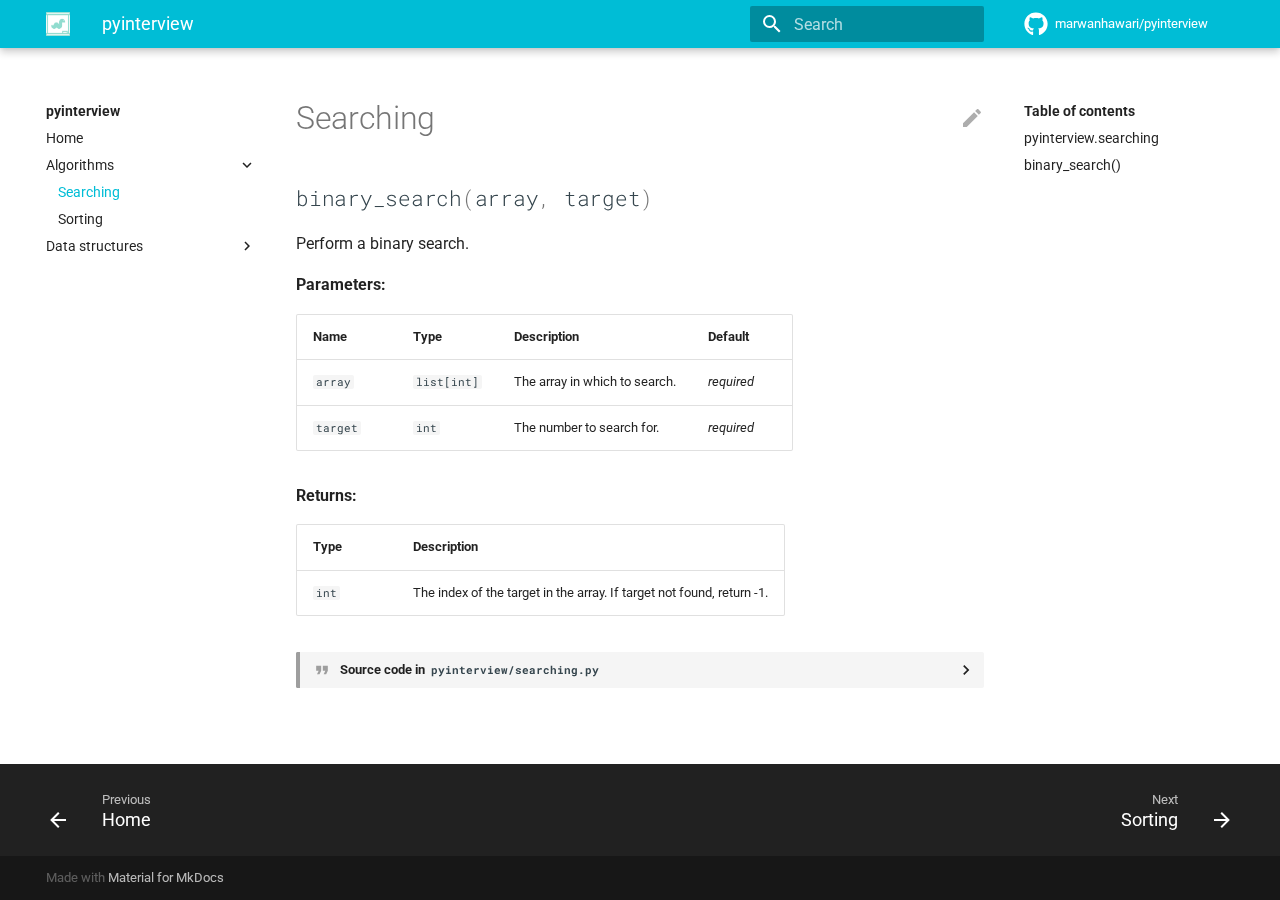
<file: algorithms/searching/index.html>
<!doctype html>
<html lang="en" class="no-js">
  <head>
    
      <meta charset="utf-8">
      <meta name="viewport" content="width=device-width,initial-scale=1">
      
      
      
      
      <link rel="icon" href="../../assets/images/favicon.png">
      <meta name="generator" content="mkdocs-1.2.2, mkdocs-material-7.3.1">
    
    
      
        <title>Searching - pyinterview</title>
      
    
    
      <link rel="stylesheet" href="../../assets/stylesheets/main.1c75ef36.min.css">
      
        
        <link rel="stylesheet" href="../../assets/stylesheets/palette.3f5d1f46.min.css">
        
      
    
    
    
      
        
        <link rel="preconnect" href="https://fonts.gstatic.com" crossorigin>
        <link rel="stylesheet" href="https://fonts.googleapis.com/css?family=Roboto:300,400,400i,700%7CRoboto+Mono&display=fallback">
        <style>:root{--md-text-font-family:"Roboto";--md-code-font-family:"Roboto Mono"}</style>
      
    
    
    
      <link rel="stylesheet" href="../../assets/_mkdocstrings.css">
    
      <link rel="stylesheet" href="../../stylesheets/extra.css">
    
    
      


    
    
  </head>
  
  
    
    
      
    
    
    
    
    <body dir="ltr" data-md-color-scheme="default" data-md-color-primary="cyan" data-md-color-accent="">
  
    
    <script>function __prefix(e){return new URL("../..",location).pathname+"."+e}function __get(e,t=localStorage){return JSON.parse(t.getItem(__prefix(e)))}</script>
    
      <script>var palette=__get("__palette");if(null!==palette&&"object"==typeof palette.color)for(var key in palette.color)document.body.setAttribute("data-md-color-"+key,palette.color[key])</script>
    
    <input class="md-toggle" data-md-toggle="drawer" type="checkbox" id="__drawer" autocomplete="off">
    <input class="md-toggle" data-md-toggle="search" type="checkbox" id="__search" autocomplete="off">
    <label class="md-overlay" for="__drawer"></label>
    <div data-md-component="skip">
      
        
        <a href="#searching" class="md-skip">
          Skip to content
        </a>
      
    </div>
    <div data-md-component="announce">
      
    </div>
    
      

<header class="md-header" data-md-component="header">
  <nav class="md-header__inner md-grid" aria-label="Header">
    <a href="../.." title="pyinterview" class="md-header__button md-logo" aria-label="pyinterview" data-md-component="logo">
      
  <img src="../../pyinterview_icon.png" alt="logo">

    </a>
    <label class="md-header__button md-icon" for="__drawer">
      <svg xmlns="http://www.w3.org/2000/svg" viewBox="0 0 24 24"><path d="M3 6h18v2H3V6m0 5h18v2H3v-2m0 5h18v2H3v-2z"/></svg>
    </label>
    <div class="md-header__title" data-md-component="header-title">
      <div class="md-header__ellipsis">
        <div class="md-header__topic">
          <span class="md-ellipsis">
            pyinterview
          </span>
        </div>
        <div class="md-header__topic" data-md-component="header-topic">
          <span class="md-ellipsis">
            
              Searching
            
          </span>
        </div>
      </div>
    </div>
    
      <form class="md-header__option" data-md-component="palette">
        
          
          
          <input class="md-option" data-md-color-media="" data-md-color-scheme="default" data-md-color-primary="cyan" data-md-color-accent=""  aria-hidden="true"  type="radio" name="__palette" id="__palette_1">
          
        
      </form>
    
    
    
      <label class="md-header__button md-icon" for="__search">
        <svg xmlns="http://www.w3.org/2000/svg" viewBox="0 0 24 24"><path d="M9.5 3A6.5 6.5 0 0 1 16 9.5c0 1.61-.59 3.09-1.56 4.23l.27.27h.79l5 5-1.5 1.5-5-5v-.79l-.27-.27A6.516 6.516 0 0 1 9.5 16 6.5 6.5 0 0 1 3 9.5 6.5 6.5 0 0 1 9.5 3m0 2C7 5 5 7 5 9.5S7 14 9.5 14 14 12 14 9.5 12 5 9.5 5z"/></svg>
      </label>
      
<div class="md-search" data-md-component="search" role="dialog">
  <label class="md-search__overlay" for="__search"></label>
  <div class="md-search__inner" role="search">
    <form class="md-search__form" name="search">
      <input type="text" class="md-search__input" name="query" aria-label="Search" placeholder="Search" autocapitalize="off" autocorrect="off" autocomplete="off" spellcheck="false" data-md-component="search-query" required>
      <label class="md-search__icon md-icon" for="__search">
        <svg xmlns="http://www.w3.org/2000/svg" viewBox="0 0 24 24"><path d="M9.5 3A6.5 6.5 0 0 1 16 9.5c0 1.61-.59 3.09-1.56 4.23l.27.27h.79l5 5-1.5 1.5-5-5v-.79l-.27-.27A6.516 6.516 0 0 1 9.5 16 6.5 6.5 0 0 1 3 9.5 6.5 6.5 0 0 1 9.5 3m0 2C7 5 5 7 5 9.5S7 14 9.5 14 14 12 14 9.5 12 5 9.5 5z"/></svg>
        <svg xmlns="http://www.w3.org/2000/svg" viewBox="0 0 24 24"><path d="M20 11v2H8l5.5 5.5-1.42 1.42L4.16 12l7.92-7.92L13.5 5.5 8 11h12z"/></svg>
      </label>
      <nav class="md-search__options" aria-label="Search">
        
        <button type="reset" class="md-search__icon md-icon" aria-label="Clear" tabindex="-1">
          <svg xmlns="http://www.w3.org/2000/svg" viewBox="0 0 24 24"><path d="M19 6.41 17.59 5 12 10.59 6.41 5 5 6.41 10.59 12 5 17.59 6.41 19 12 13.41 17.59 19 19 17.59 13.41 12 19 6.41z"/></svg>
        </button>
      </nav>
      
        <div class="md-search__suggest" data-md-component="search-suggest"></div>
      
    </form>
    <div class="md-search__output">
      <div class="md-search__scrollwrap" data-md-scrollfix>
        <div class="md-search-result" data-md-component="search-result">
          <div class="md-search-result__meta">
            Initializing search
          </div>
          <ol class="md-search-result__list"></ol>
        </div>
      </div>
    </div>
  </div>
</div>
    
    
      <div class="md-header__source">
        
<a href="https://github.com/marwanhawari/pyinterview/" title="Go to repository" class="md-source" data-md-component="source">
  <div class="md-source__icon md-icon">
    
    <svg xmlns="http://www.w3.org/2000/svg" viewBox="0 0 496 512"><path d="M165.9 397.4c0 2-2.3 3.6-5.2 3.6-3.3.3-5.6-1.3-5.6-3.6 0-2 2.3-3.6 5.2-3.6 3-.3 5.6 1.3 5.6 3.6zm-31.1-4.5c-.7 2 1.3 4.3 4.3 4.9 2.6 1 5.6 0 6.2-2s-1.3-4.3-4.3-5.2c-2.6-.7-5.5.3-6.2 2.3zm44.2-1.7c-2.9.7-4.9 2.6-4.6 4.9.3 2 2.9 3.3 5.9 2.6 2.9-.7 4.9-2.6 4.6-4.6-.3-1.9-3-3.2-5.9-2.9zM244.8 8C106.1 8 0 113.3 0 252c0 110.9 69.8 205.8 169.5 239.2 12.8 2.3 17.3-5.6 17.3-12.1 0-6.2-.3-40.4-.3-61.4 0 0-70 15-84.7-29.8 0 0-11.4-29.1-27.8-36.6 0 0-22.9-15.7 1.6-15.4 0 0 24.9 2 38.6 25.8 21.9 38.6 58.6 27.5 72.9 20.9 2.3-16 8.8-27.1 16-33.7-55.9-6.2-112.3-14.3-112.3-110.5 0-27.5 7.6-41.3 23.6-58.9-2.6-6.5-11.1-33.3 2.6-67.9 20.9-6.5 69 27 69 27 20-5.6 41.5-8.5 62.8-8.5s42.8 2.9 62.8 8.5c0 0 48.1-33.6 69-27 13.7 34.7 5.2 61.4 2.6 67.9 16 17.7 25.8 31.5 25.8 58.9 0 96.5-58.9 104.2-114.8 110.5 9.2 7.9 17 22.9 17 46.4 0 33.7-.3 75.4-.3 83.6 0 6.5 4.6 14.4 17.3 12.1C428.2 457.8 496 362.9 496 252 496 113.3 383.5 8 244.8 8zM97.2 352.9c-1.3 1-1 3.3.7 5.2 1.6 1.6 3.9 2.3 5.2 1 1.3-1 1-3.3-.7-5.2-1.6-1.6-3.9-2.3-5.2-1zm-10.8-8.1c-.7 1.3.3 2.9 2.3 3.9 1.6 1 3.6.7 4.3-.7.7-1.3-.3-2.9-2.3-3.9-2-.6-3.6-.3-4.3.7zm32.4 35.6c-1.6 1.3-1 4.3 1.3 6.2 2.3 2.3 5.2 2.6 6.5 1 1.3-1.3.7-4.3-1.3-6.2-2.2-2.3-5.2-2.6-6.5-1zm-11.4-14.7c-1.6 1-1.6 3.6 0 5.9 1.6 2.3 4.3 3.3 5.6 2.3 1.6-1.3 1.6-3.9 0-6.2-1.4-2.3-4-3.3-5.6-2z"/></svg>
  </div>
  <div class="md-source__repository">
    marwanhawari/pyinterview
  </div>
</a>
      </div>
    
  </nav>
  
</header>
    
    <div class="md-container" data-md-component="container">
      
      
        
          
        
      
      <main class="md-main" data-md-component="main">
        <div class="md-main__inner md-grid">
          
            
              
              <div class="md-sidebar md-sidebar--primary" data-md-component="sidebar" data-md-type="navigation" >
                <div class="md-sidebar__scrollwrap">
                  <div class="md-sidebar__inner">
                    


<nav class="md-nav md-nav--primary" aria-label="Navigation" data-md-level="0">
  <label class="md-nav__title" for="__drawer">
    <a href="../.." title="pyinterview" class="md-nav__button md-logo" aria-label="pyinterview" data-md-component="logo">
      
  <img src="../../pyinterview_icon.png" alt="logo">

    </a>
    pyinterview
  </label>
  
    <div class="md-nav__source">
      
<a href="https://github.com/marwanhawari/pyinterview/" title="Go to repository" class="md-source" data-md-component="source">
  <div class="md-source__icon md-icon">
    
    <svg xmlns="http://www.w3.org/2000/svg" viewBox="0 0 496 512"><path d="M165.9 397.4c0 2-2.3 3.6-5.2 3.6-3.3.3-5.6-1.3-5.6-3.6 0-2 2.3-3.6 5.2-3.6 3-.3 5.6 1.3 5.6 3.6zm-31.1-4.5c-.7 2 1.3 4.3 4.3 4.9 2.6 1 5.6 0 6.2-2s-1.3-4.3-4.3-5.2c-2.6-.7-5.5.3-6.2 2.3zm44.2-1.7c-2.9.7-4.9 2.6-4.6 4.9.3 2 2.9 3.3 5.9 2.6 2.9-.7 4.9-2.6 4.6-4.6-.3-1.9-3-3.2-5.9-2.9zM244.8 8C106.1 8 0 113.3 0 252c0 110.9 69.8 205.8 169.5 239.2 12.8 2.3 17.3-5.6 17.3-12.1 0-6.2-.3-40.4-.3-61.4 0 0-70 15-84.7-29.8 0 0-11.4-29.1-27.8-36.6 0 0-22.9-15.7 1.6-15.4 0 0 24.9 2 38.6 25.8 21.9 38.6 58.6 27.5 72.9 20.9 2.3-16 8.8-27.1 16-33.7-55.9-6.2-112.3-14.3-112.3-110.5 0-27.5 7.6-41.3 23.6-58.9-2.6-6.5-11.1-33.3 2.6-67.9 20.9-6.5 69 27 69 27 20-5.6 41.5-8.5 62.8-8.5s42.8 2.9 62.8 8.5c0 0 48.1-33.6 69-27 13.7 34.7 5.2 61.4 2.6 67.9 16 17.7 25.8 31.5 25.8 58.9 0 96.5-58.9 104.2-114.8 110.5 9.2 7.9 17 22.9 17 46.4 0 33.7-.3 75.4-.3 83.6 0 6.5 4.6 14.4 17.3 12.1C428.2 457.8 496 362.9 496 252 496 113.3 383.5 8 244.8 8zM97.2 352.9c-1.3 1-1 3.3.7 5.2 1.6 1.6 3.9 2.3 5.2 1 1.3-1 1-3.3-.7-5.2-1.6-1.6-3.9-2.3-5.2-1zm-10.8-8.1c-.7 1.3.3 2.9 2.3 3.9 1.6 1 3.6.7 4.3-.7.7-1.3-.3-2.9-2.3-3.9-2-.6-3.6-.3-4.3.7zm32.4 35.6c-1.6 1.3-1 4.3 1.3 6.2 2.3 2.3 5.2 2.6 6.5 1 1.3-1.3.7-4.3-1.3-6.2-2.2-2.3-5.2-2.6-6.5-1zm-11.4-14.7c-1.6 1-1.6 3.6 0 5.9 1.6 2.3 4.3 3.3 5.6 2.3 1.6-1.3 1.6-3.9 0-6.2-1.4-2.3-4-3.3-5.6-2z"/></svg>
  </div>
  <div class="md-source__repository">
    marwanhawari/pyinterview
  </div>
</a>
    </div>
  
  <ul class="md-nav__list" data-md-scrollfix>
    
      
      
      

  
  
  
    <li class="md-nav__item">
      <a href="../.." class="md-nav__link">
        Home
      </a>
    </li>
  

    
      
      
      

  
  
    
  
  
    
    <li class="md-nav__item md-nav__item--active md-nav__item--nested">
      
      
        <input class="md-nav__toggle md-toggle" data-md-toggle="__nav_2" type="checkbox" id="__nav_2" checked>
      
      
      
      
        <label class="md-nav__link" for="__nav_2">
          Algorithms
          <span class="md-nav__icon md-icon"></span>
        </label>
      
      <nav class="md-nav" aria-label="Algorithms" data-md-level="1">
        <label class="md-nav__title" for="__nav_2">
          <span class="md-nav__icon md-icon"></span>
          Algorithms
        </label>
        <ul class="md-nav__list" data-md-scrollfix>
          
            
              
  
  
    
  
  
    <li class="md-nav__item md-nav__item--active">
      
      <input class="md-nav__toggle md-toggle" data-md-toggle="toc" type="checkbox" id="__toc">
      
      
        
      
      
        <label class="md-nav__link md-nav__link--active" for="__toc">
          Searching
          <span class="md-nav__icon md-icon"></span>
        </label>
      
      <a href="./" class="md-nav__link md-nav__link--active">
        Searching
      </a>
      
        
<nav class="md-nav md-nav--secondary" aria-label="Table of contents">
  
  
  
    
  
  
    <label class="md-nav__title" for="__toc">
      <span class="md-nav__icon md-icon"></span>
      Table of contents
    </label>
    <ul class="md-nav__list" data-md-component="toc" data-md-scrollfix>
      
        <li class="md-nav__item">
  <a href="#pyinterview.searching" class="md-nav__link">
    pyinterview.searching
  </a>
  
</li>
      
        <li class="md-nav__item">
  <a href="#pyinterview.searching.binary_search" class="md-nav__link">
    binary_search()
  </a>
  
</li>
      
    </ul>
  
</nav>
      
    </li>
  

            
          
            
              
  
  
  
    <li class="md-nav__item">
      <a href="../sorting/" class="md-nav__link">
        Sorting
      </a>
    </li>
  

            
          
        </ul>
      </nav>
    </li>
  

    
      
      
      

  
  
  
    
    <li class="md-nav__item md-nav__item--nested">
      
      
        <input class="md-nav__toggle md-toggle" data-md-toggle="__nav_3" type="checkbox" id="__nav_3" >
      
      
      
      
        <label class="md-nav__link" for="__nav_3">
          Data structures
          <span class="md-nav__icon md-icon"></span>
        </label>
      
      <nav class="md-nav" aria-label="Data structures" data-md-level="1">
        <label class="md-nav__title" for="__nav_3">
          <span class="md-nav__icon md-icon"></span>
          Data structures
        </label>
        <ul class="md-nav__list" data-md-scrollfix>
          
            
              
  
  
  
    <li class="md-nav__item">
      <a href="../../data_structures/graphs/" class="md-nav__link">
        Graphs
      </a>
    </li>
  

            
          
            
              
  
  
  
    <li class="md-nav__item">
      <a href="../../data_structures/heaps/" class="md-nav__link">
        Heaps
      </a>
    </li>
  

            
          
            
              
  
  
  
    <li class="md-nav__item">
      <a href="../../data_structures/linked_lists/" class="md-nav__link">
        Linked lists
      </a>
    </li>
  

            
          
            
              
  
  
  
    <li class="md-nav__item">
      <a href="../../data_structures/trees/" class="md-nav__link">
        Trees
      </a>
    </li>
  

            
          
            
              
  
  
  
    <li class="md-nav__item">
      <a href="../../data_structures/tries/" class="md-nav__link">
        Tries
      </a>
    </li>
  

            
          
        </ul>
      </nav>
    </li>
  

    
  </ul>
</nav>
                  </div>
                </div>
              </div>
            
            
              
              <div class="md-sidebar md-sidebar--secondary" data-md-component="sidebar" data-md-type="toc" >
                <div class="md-sidebar__scrollwrap">
                  <div class="md-sidebar__inner">
                    
<nav class="md-nav md-nav--secondary" aria-label="Table of contents">
  
  
  
    
  
  
    <label class="md-nav__title" for="__toc">
      <span class="md-nav__icon md-icon"></span>
      Table of contents
    </label>
    <ul class="md-nav__list" data-md-component="toc" data-md-scrollfix>
      
        <li class="md-nav__item">
  <a href="#pyinterview.searching" class="md-nav__link">
    pyinterview.searching
  </a>
  
</li>
      
        <li class="md-nav__item">
  <a href="#pyinterview.searching.binary_search" class="md-nav__link">
    binary_search()
  </a>
  
</li>
      
    </ul>
  
</nav>
                  </div>
                </div>
              </div>
            
          
          <div class="md-content" data-md-component="content">
            <article class="md-content__inner md-typeset">
              
                
                  <a href="https://github.com/marwanhawari/pyinterview/edit/master/docs/algorithms/searching.md" title="Edit this page" class="md-content__button md-icon">
                    <svg xmlns="http://www.w3.org/2000/svg" viewBox="0 0 24 24"><path d="M20.71 7.04c.39-.39.39-1.04 0-1.41l-2.34-2.34c-.37-.39-1.02-.39-1.41 0l-1.84 1.83 3.75 3.75M3 17.25V21h3.75L17.81 9.93l-3.75-3.75L3 17.25z"/></svg>
                  </a>
                
                
                <h1 id="searching">Searching<a class="headerlink" href="#searching" title="Permanent link">&para;</a></h1>


  <div class="doc doc-object doc-module">

<a id="pyinterview.searching"></a>
    <div class="doc doc-contents first">




  <div class="doc doc-children">









  <div class="doc doc-object doc-function">



<h2 id="pyinterview.searching.binary_search" class="doc doc-heading">
<code class="highlight language-python"><span class="n">binary_search</span><span class="p">(</span><span class="n">array</span><span class="p">,</span> <span class="n">target</span><span class="p">)</span></code>


<a href="#pyinterview.searching.binary_search" class="headerlink" title="Permanent link">&para;</a></h2>

    <div class="doc doc-contents ">

      <p>Perform a binary search.</p>

<p><strong>Parameters:</strong></p>
<table>
  <thead>
    <tr>
      <th>Name</th>
      <th>Type</th>
      <th>Description</th>
      <th>Default</th>
    </tr>
  </thead>
  <tbody>
      <tr>
        <td><code>array</code></td>
        <td><code>list[int]</code></td>
        <td><p>The array in which to search.</p></td>
        <td><em>required</em></td>
      </tr>
      <tr>
        <td><code>target</code></td>
        <td><code>int</code></td>
        <td><p>The number to search for.</p></td>
        <td><em>required</em></td>
      </tr>
  </tbody>
</table>
<p><strong>Returns:</strong></p>
<table>
  <thead>
    <tr>
      <th>Type</th>
      <th>Description</th>
    </tr>
  </thead>
  <tbody>
    <tr>
      <td><code>int</code></td>
      <td><p>The index of the target in the array. If target not found, return -1.</p></td>
    </tr>
  </tbody>
</table>
        <details class="quote">
          <summary>Source code in <code>pyinterview/searching.py</code></summary>
          <div class="highlight"><pre><span></span><code><span class="k">def</span> <span class="nf">binary_search</span><span class="p">(</span><span class="n">array</span><span class="p">:</span> <span class="nb">list</span><span class="p">[</span><span class="nb">int</span><span class="p">],</span> <span class="n">target</span><span class="p">:</span> <span class="nb">int</span><span class="p">)</span> <span class="o">-&gt;</span> <span class="nb">int</span><span class="p">:</span>
    <span class="sd">&quot;&quot;&quot;Perform a binary search.</span>

<span class="sd">    Args:</span>
<span class="sd">        array (list[int]): The array in which to search.</span>
<span class="sd">        target (int): The number to search for.</span>

<span class="sd">    Returns:</span>
<span class="sd">        int: The index of the target in the array. If target not found, return -1.</span>
<span class="sd">    &quot;&quot;&quot;</span>
    <span class="n">left</span> <span class="o">=</span> <span class="mi">0</span>
    <span class="n">right</span> <span class="o">=</span> <span class="nb">len</span><span class="p">(</span><span class="n">array</span><span class="p">)</span> <span class="o">-</span> <span class="mi">1</span>

    <span class="k">while</span> <span class="n">left</span> <span class="o">&lt;=</span> <span class="n">right</span><span class="p">:</span>
        <span class="n">mid</span> <span class="o">=</span> <span class="p">(</span><span class="n">left</span> <span class="o">+</span> <span class="n">right</span><span class="p">)</span> <span class="o">//</span> <span class="mi">2</span>

        <span class="k">if</span> <span class="n">array</span><span class="p">[</span><span class="n">mid</span><span class="p">]</span> <span class="o">==</span> <span class="n">target</span><span class="p">:</span>
            <span class="k">return</span> <span class="n">mid</span>
        <span class="k">elif</span> <span class="n">array</span><span class="p">[</span><span class="n">mid</span><span class="p">]</span> <span class="o">&lt;</span> <span class="n">target</span><span class="p">:</span>
            <span class="n">left</span> <span class="o">=</span> <span class="n">mid</span> <span class="o">+</span> <span class="mi">1</span>
        <span class="k">elif</span> <span class="n">array</span><span class="p">[</span><span class="n">mid</span><span class="p">]</span> <span class="o">&gt;</span> <span class="n">target</span><span class="p">:</span>
            <span class="n">right</span> <span class="o">=</span> <span class="n">mid</span> <span class="o">-</span> <span class="mi">1</span>

    <span class="k">return</span> <span class="o">-</span><span class="mi">1</span>
</code></pre></div>
        </details>
    </div>

  </div>








  </div>

    </div>

  </div>
                
              
              
                


              
            </article>
          </div>
        </div>
        
      </main>
      
        
<footer class="md-footer">
  
    <nav class="md-footer__inner md-grid" aria-label="Footer">
      
        
        <a href="../.." class="md-footer__link md-footer__link--prev" aria-label="Previous: Home" rel="prev">
          <div class="md-footer__button md-icon">
            <svg xmlns="http://www.w3.org/2000/svg" viewBox="0 0 24 24"><path d="M20 11v2H8l5.5 5.5-1.42 1.42L4.16 12l7.92-7.92L13.5 5.5 8 11h12z"/></svg>
          </div>
          <div class="md-footer__title">
            <div class="md-ellipsis">
              <span class="md-footer__direction">
                Previous
              </span>
              Home
            </div>
          </div>
        </a>
      
      
        
        <a href="../sorting/" class="md-footer__link md-footer__link--next" aria-label="Next: Sorting" rel="next">
          <div class="md-footer__title">
            <div class="md-ellipsis">
              <span class="md-footer__direction">
                Next
              </span>
              Sorting
            </div>
          </div>
          <div class="md-footer__button md-icon">
            <svg xmlns="http://www.w3.org/2000/svg" viewBox="0 0 24 24"><path d="M4 11v2h12l-5.5 5.5 1.42 1.42L19.84 12l-7.92-7.92L10.5 5.5 16 11H4z"/></svg>
          </div>
        </a>
      
    </nav>
  
  <div class="md-footer-meta md-typeset">
    <div class="md-footer-meta__inner md-grid">
      <div class="md-footer-copyright">
        
        
          Made with
          <a href="https://squidfunk.github.io/mkdocs-material/" target="_blank" rel="noopener">
            Material for MkDocs
          </a>
        
        
      </div>
      
    </div>
  </div>
</footer>
      
    </div>
    <div class="md-dialog" data-md-component="dialog">
      <div class="md-dialog__inner md-typeset"></div>
    </div>
    <script id="__config" type="application/json">{"base": "../..", "features": ["search.suggest", "search.highlight"], "translations": {"clipboard.copy": "Copy to clipboard", "clipboard.copied": "Copied to clipboard", "search.config.lang": "en", "search.config.pipeline": "trimmer, stopWordFilter", "search.config.separator": "[\\s\\-]+", "search.placeholder": "Search", "search.result.placeholder": "Type to start searching", "search.result.none": "No matching documents", "search.result.one": "1 matching document", "search.result.other": "# matching documents", "search.result.more.one": "1 more on this page", "search.result.more.other": "# more on this page", "search.result.term.missing": "Missing", "select.version.title": "Select version"}, "search": "../../assets/javascripts/workers/search.e99e714c.min.js", "version": null}</script>
    
    
      <script src="../../assets/javascripts/bundle.c7d1b464.min.js"></script>
      
    
  </body>
</html>
</file>
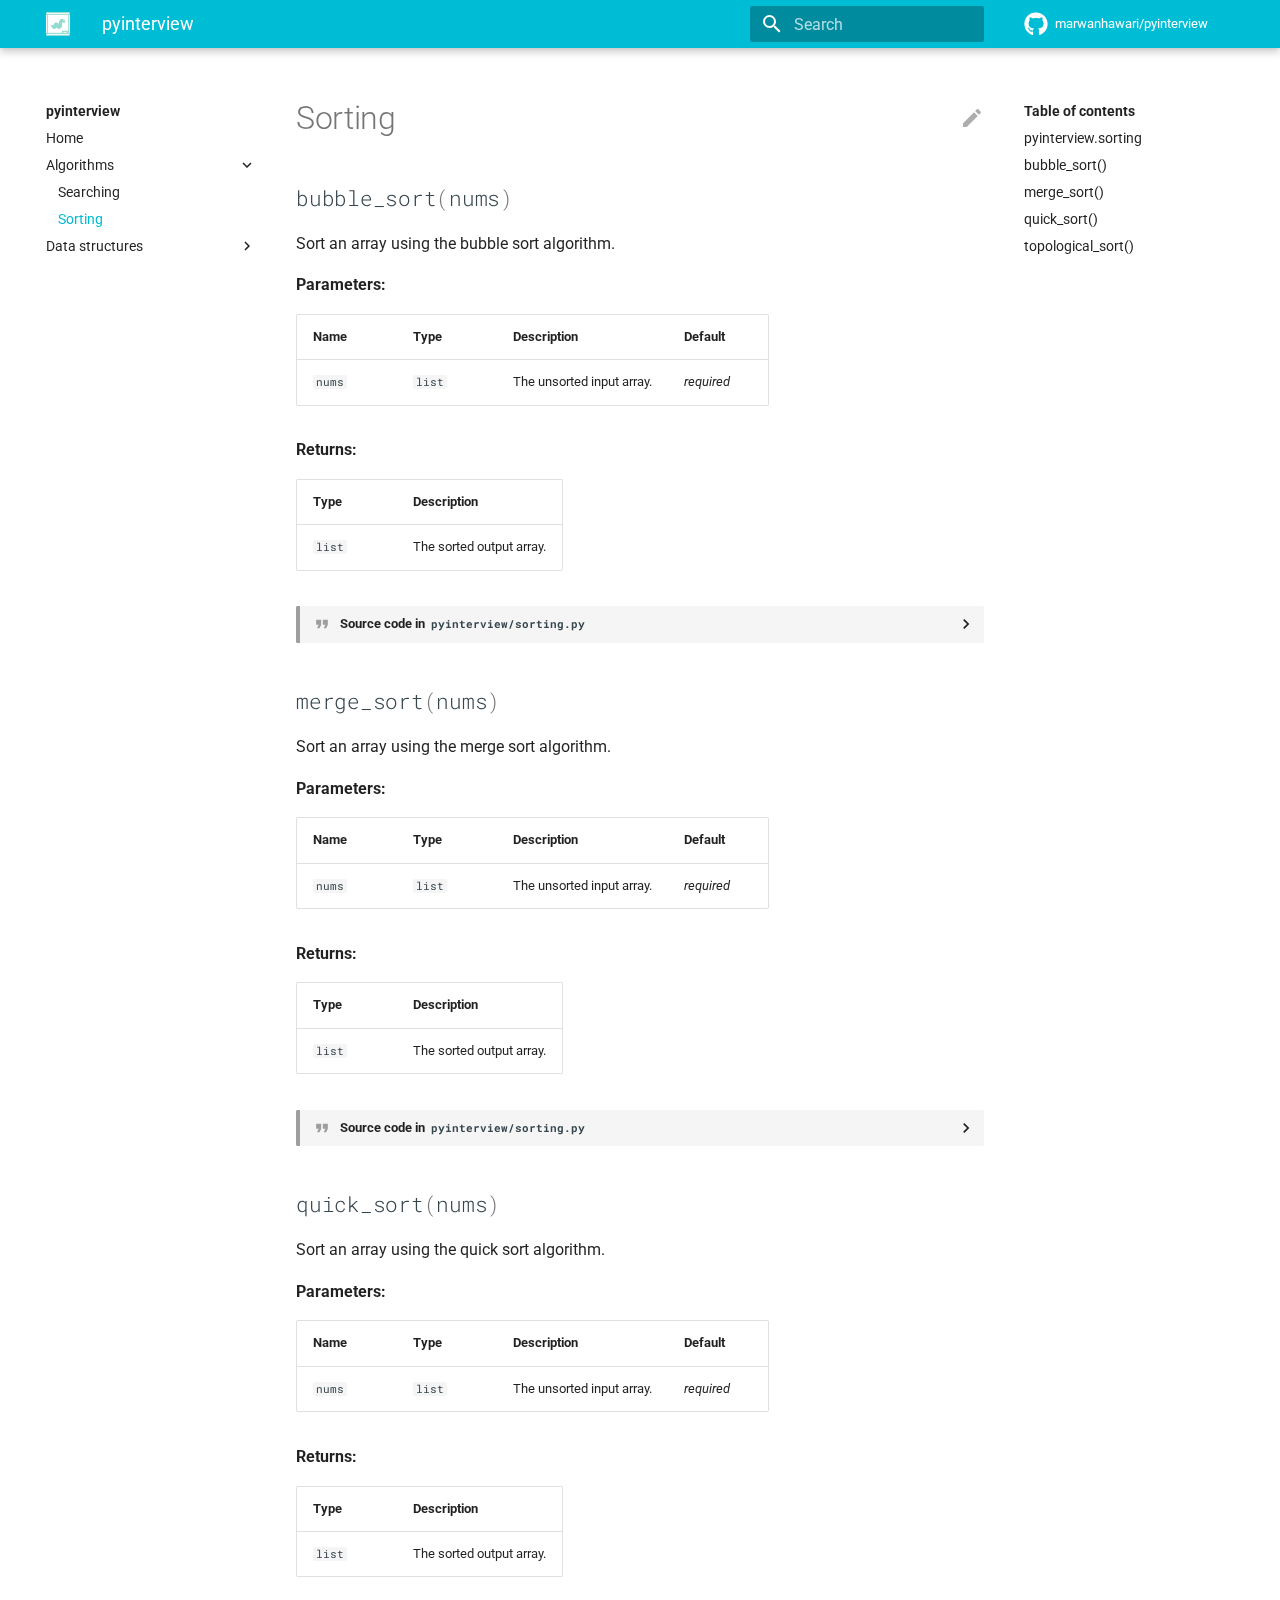
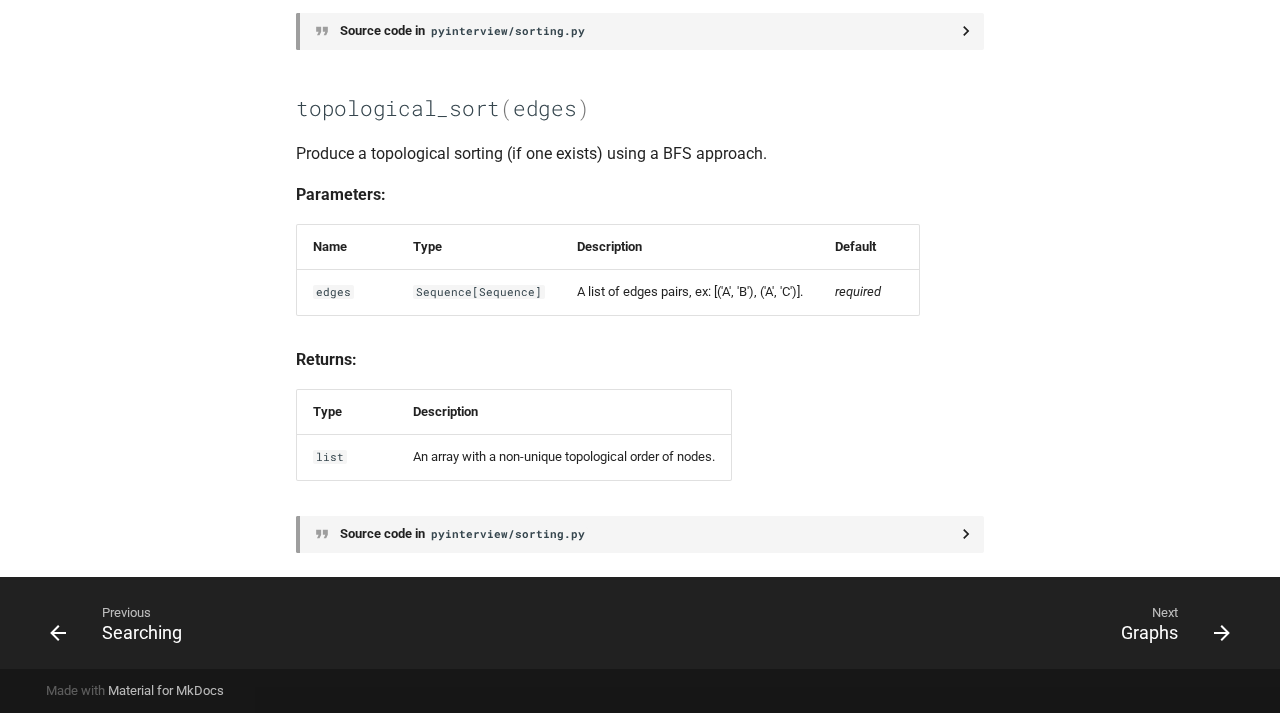
<file: algorithms/sorting/index.html>
<!doctype html>
<html lang="en" class="no-js">
  <head>
    
      <meta charset="utf-8">
      <meta name="viewport" content="width=device-width,initial-scale=1">
      
      
      
      
      <link rel="icon" href="../../assets/images/favicon.png">
      <meta name="generator" content="mkdocs-1.2.2, mkdocs-material-7.3.1">
    
    
      
        <title>Sorting - pyinterview</title>
      
    
    
      <link rel="stylesheet" href="../../assets/stylesheets/main.1c75ef36.min.css">
      
        
        <link rel="stylesheet" href="../../assets/stylesheets/palette.3f5d1f46.min.css">
        
      
    
    
    
      
        
        <link rel="preconnect" href="https://fonts.gstatic.com" crossorigin>
        <link rel="stylesheet" href="https://fonts.googleapis.com/css?family=Roboto:300,400,400i,700%7CRoboto+Mono&display=fallback">
        <style>:root{--md-text-font-family:"Roboto";--md-code-font-family:"Roboto Mono"}</style>
      
    
    
    
      <link rel="stylesheet" href="../../assets/_mkdocstrings.css">
    
      <link rel="stylesheet" href="../../stylesheets/extra.css">
    
    
      


    
    
  </head>
  
  
    
    
      
    
    
    
    
    <body dir="ltr" data-md-color-scheme="default" data-md-color-primary="cyan" data-md-color-accent="">
  
    
    <script>function __prefix(e){return new URL("../..",location).pathname+"."+e}function __get(e,t=localStorage){return JSON.parse(t.getItem(__prefix(e)))}</script>
    
      <script>var palette=__get("__palette");if(null!==palette&&"object"==typeof palette.color)for(var key in palette.color)document.body.setAttribute("data-md-color-"+key,palette.color[key])</script>
    
    <input class="md-toggle" data-md-toggle="drawer" type="checkbox" id="__drawer" autocomplete="off">
    <input class="md-toggle" data-md-toggle="search" type="checkbox" id="__search" autocomplete="off">
    <label class="md-overlay" for="__drawer"></label>
    <div data-md-component="skip">
      
        
        <a href="#sorting" class="md-skip">
          Skip to content
        </a>
      
    </div>
    <div data-md-component="announce">
      
    </div>
    
      

<header class="md-header" data-md-component="header">
  <nav class="md-header__inner md-grid" aria-label="Header">
    <a href="../.." title="pyinterview" class="md-header__button md-logo" aria-label="pyinterview" data-md-component="logo">
      
  <img src="../../pyinterview_icon.png" alt="logo">

    </a>
    <label class="md-header__button md-icon" for="__drawer">
      <svg xmlns="http://www.w3.org/2000/svg" viewBox="0 0 24 24"><path d="M3 6h18v2H3V6m0 5h18v2H3v-2m0 5h18v2H3v-2z"/></svg>
    </label>
    <div class="md-header__title" data-md-component="header-title">
      <div class="md-header__ellipsis">
        <div class="md-header__topic">
          <span class="md-ellipsis">
            pyinterview
          </span>
        </div>
        <div class="md-header__topic" data-md-component="header-topic">
          <span class="md-ellipsis">
            
              Sorting
            
          </span>
        </div>
      </div>
    </div>
    
      <form class="md-header__option" data-md-component="palette">
        
          
          
          <input class="md-option" data-md-color-media="" data-md-color-scheme="default" data-md-color-primary="cyan" data-md-color-accent=""  aria-hidden="true"  type="radio" name="__palette" id="__palette_1">
          
        
      </form>
    
    
    
      <label class="md-header__button md-icon" for="__search">
        <svg xmlns="http://www.w3.org/2000/svg" viewBox="0 0 24 24"><path d="M9.5 3A6.5 6.5 0 0 1 16 9.5c0 1.61-.59 3.09-1.56 4.23l.27.27h.79l5 5-1.5 1.5-5-5v-.79l-.27-.27A6.516 6.516 0 0 1 9.5 16 6.5 6.5 0 0 1 3 9.5 6.5 6.5 0 0 1 9.5 3m0 2C7 5 5 7 5 9.5S7 14 9.5 14 14 12 14 9.5 12 5 9.5 5z"/></svg>
      </label>
      
<div class="md-search" data-md-component="search" role="dialog">
  <label class="md-search__overlay" for="__search"></label>
  <div class="md-search__inner" role="search">
    <form class="md-search__form" name="search">
      <input type="text" class="md-search__input" name="query" aria-label="Search" placeholder="Search" autocapitalize="off" autocorrect="off" autocomplete="off" spellcheck="false" data-md-component="search-query" required>
      <label class="md-search__icon md-icon" for="__search">
        <svg xmlns="http://www.w3.org/2000/svg" viewBox="0 0 24 24"><path d="M9.5 3A6.5 6.5 0 0 1 16 9.5c0 1.61-.59 3.09-1.56 4.23l.27.27h.79l5 5-1.5 1.5-5-5v-.79l-.27-.27A6.516 6.516 0 0 1 9.5 16 6.5 6.5 0 0 1 3 9.5 6.5 6.5 0 0 1 9.5 3m0 2C7 5 5 7 5 9.5S7 14 9.5 14 14 12 14 9.5 12 5 9.5 5z"/></svg>
        <svg xmlns="http://www.w3.org/2000/svg" viewBox="0 0 24 24"><path d="M20 11v2H8l5.5 5.5-1.42 1.42L4.16 12l7.92-7.92L13.5 5.5 8 11h12z"/></svg>
      </label>
      <nav class="md-search__options" aria-label="Search">
        
        <button type="reset" class="md-search__icon md-icon" aria-label="Clear" tabindex="-1">
          <svg xmlns="http://www.w3.org/2000/svg" viewBox="0 0 24 24"><path d="M19 6.41 17.59 5 12 10.59 6.41 5 5 6.41 10.59 12 5 17.59 6.41 19 12 13.41 17.59 19 19 17.59 13.41 12 19 6.41z"/></svg>
        </button>
      </nav>
      
        <div class="md-search__suggest" data-md-component="search-suggest"></div>
      
    </form>
    <div class="md-search__output">
      <div class="md-search__scrollwrap" data-md-scrollfix>
        <div class="md-search-result" data-md-component="search-result">
          <div class="md-search-result__meta">
            Initializing search
          </div>
          <ol class="md-search-result__list"></ol>
        </div>
      </div>
    </div>
  </div>
</div>
    
    
      <div class="md-header__source">
        
<a href="https://github.com/marwanhawari/pyinterview/" title="Go to repository" class="md-source" data-md-component="source">
  <div class="md-source__icon md-icon">
    
    <svg xmlns="http://www.w3.org/2000/svg" viewBox="0 0 496 512"><path d="M165.9 397.4c0 2-2.3 3.6-5.2 3.6-3.3.3-5.6-1.3-5.6-3.6 0-2 2.3-3.6 5.2-3.6 3-.3 5.6 1.3 5.6 3.6zm-31.1-4.5c-.7 2 1.3 4.3 4.3 4.9 2.6 1 5.6 0 6.2-2s-1.3-4.3-4.3-5.2c-2.6-.7-5.5.3-6.2 2.3zm44.2-1.7c-2.9.7-4.9 2.6-4.6 4.9.3 2 2.9 3.3 5.9 2.6 2.9-.7 4.9-2.6 4.6-4.6-.3-1.9-3-3.2-5.9-2.9zM244.8 8C106.1 8 0 113.3 0 252c0 110.9 69.8 205.8 169.5 239.2 12.8 2.3 17.3-5.6 17.3-12.1 0-6.2-.3-40.4-.3-61.4 0 0-70 15-84.7-29.8 0 0-11.4-29.1-27.8-36.6 0 0-22.9-15.7 1.6-15.4 0 0 24.9 2 38.6 25.8 21.9 38.6 58.6 27.5 72.9 20.9 2.3-16 8.8-27.1 16-33.7-55.9-6.2-112.3-14.3-112.3-110.5 0-27.5 7.6-41.3 23.6-58.9-2.6-6.5-11.1-33.3 2.6-67.9 20.9-6.5 69 27 69 27 20-5.6 41.5-8.5 62.8-8.5s42.8 2.9 62.8 8.5c0 0 48.1-33.6 69-27 13.7 34.7 5.2 61.4 2.6 67.9 16 17.7 25.8 31.5 25.8 58.9 0 96.5-58.9 104.2-114.8 110.5 9.2 7.9 17 22.9 17 46.4 0 33.7-.3 75.4-.3 83.6 0 6.5 4.6 14.4 17.3 12.1C428.2 457.8 496 362.9 496 252 496 113.3 383.5 8 244.8 8zM97.2 352.9c-1.3 1-1 3.3.7 5.2 1.6 1.6 3.9 2.3 5.2 1 1.3-1 1-3.3-.7-5.2-1.6-1.6-3.9-2.3-5.2-1zm-10.8-8.1c-.7 1.3.3 2.9 2.3 3.9 1.6 1 3.6.7 4.3-.7.7-1.3-.3-2.9-2.3-3.9-2-.6-3.6-.3-4.3.7zm32.4 35.6c-1.6 1.3-1 4.3 1.3 6.2 2.3 2.3 5.2 2.6 6.5 1 1.3-1.3.7-4.3-1.3-6.2-2.2-2.3-5.2-2.6-6.5-1zm-11.4-14.7c-1.6 1-1.6 3.6 0 5.9 1.6 2.3 4.3 3.3 5.6 2.3 1.6-1.3 1.6-3.9 0-6.2-1.4-2.3-4-3.3-5.6-2z"/></svg>
  </div>
  <div class="md-source__repository">
    marwanhawari/pyinterview
  </div>
</a>
      </div>
    
  </nav>
  
</header>
    
    <div class="md-container" data-md-component="container">
      
      
        
          
        
      
      <main class="md-main" data-md-component="main">
        <div class="md-main__inner md-grid">
          
            
              
              <div class="md-sidebar md-sidebar--primary" data-md-component="sidebar" data-md-type="navigation" >
                <div class="md-sidebar__scrollwrap">
                  <div class="md-sidebar__inner">
                    


<nav class="md-nav md-nav--primary" aria-label="Navigation" data-md-level="0">
  <label class="md-nav__title" for="__drawer">
    <a href="../.." title="pyinterview" class="md-nav__button md-logo" aria-label="pyinterview" data-md-component="logo">
      
  <img src="../../pyinterview_icon.png" alt="logo">

    </a>
    pyinterview
  </label>
  
    <div class="md-nav__source">
      
<a href="https://github.com/marwanhawari/pyinterview/" title="Go to repository" class="md-source" data-md-component="source">
  <div class="md-source__icon md-icon">
    
    <svg xmlns="http://www.w3.org/2000/svg" viewBox="0 0 496 512"><path d="M165.9 397.4c0 2-2.3 3.6-5.2 3.6-3.3.3-5.6-1.3-5.6-3.6 0-2 2.3-3.6 5.2-3.6 3-.3 5.6 1.3 5.6 3.6zm-31.1-4.5c-.7 2 1.3 4.3 4.3 4.9 2.6 1 5.6 0 6.2-2s-1.3-4.3-4.3-5.2c-2.6-.7-5.5.3-6.2 2.3zm44.2-1.7c-2.9.7-4.9 2.6-4.6 4.9.3 2 2.9 3.3 5.9 2.6 2.9-.7 4.9-2.6 4.6-4.6-.3-1.9-3-3.2-5.9-2.9zM244.8 8C106.1 8 0 113.3 0 252c0 110.9 69.8 205.8 169.5 239.2 12.8 2.3 17.3-5.6 17.3-12.1 0-6.2-.3-40.4-.3-61.4 0 0-70 15-84.7-29.8 0 0-11.4-29.1-27.8-36.6 0 0-22.9-15.7 1.6-15.4 0 0 24.9 2 38.6 25.8 21.9 38.6 58.6 27.5 72.9 20.9 2.3-16 8.8-27.1 16-33.7-55.9-6.2-112.3-14.3-112.3-110.5 0-27.5 7.6-41.3 23.6-58.9-2.6-6.5-11.1-33.3 2.6-67.9 20.9-6.5 69 27 69 27 20-5.6 41.5-8.5 62.8-8.5s42.8 2.9 62.8 8.5c0 0 48.1-33.6 69-27 13.7 34.7 5.2 61.4 2.6 67.9 16 17.7 25.8 31.5 25.8 58.9 0 96.5-58.9 104.2-114.8 110.5 9.2 7.9 17 22.9 17 46.4 0 33.7-.3 75.4-.3 83.6 0 6.5 4.6 14.4 17.3 12.1C428.2 457.8 496 362.9 496 252 496 113.3 383.5 8 244.8 8zM97.2 352.9c-1.3 1-1 3.3.7 5.2 1.6 1.6 3.9 2.3 5.2 1 1.3-1 1-3.3-.7-5.2-1.6-1.6-3.9-2.3-5.2-1zm-10.8-8.1c-.7 1.3.3 2.9 2.3 3.9 1.6 1 3.6.7 4.3-.7.7-1.3-.3-2.9-2.3-3.9-2-.6-3.6-.3-4.3.7zm32.4 35.6c-1.6 1.3-1 4.3 1.3 6.2 2.3 2.3 5.2 2.6 6.5 1 1.3-1.3.7-4.3-1.3-6.2-2.2-2.3-5.2-2.6-6.5-1zm-11.4-14.7c-1.6 1-1.6 3.6 0 5.9 1.6 2.3 4.3 3.3 5.6 2.3 1.6-1.3 1.6-3.9 0-6.2-1.4-2.3-4-3.3-5.6-2z"/></svg>
  </div>
  <div class="md-source__repository">
    marwanhawari/pyinterview
  </div>
</a>
    </div>
  
  <ul class="md-nav__list" data-md-scrollfix>
    
      
      
      

  
  
  
    <li class="md-nav__item">
      <a href="../.." class="md-nav__link">
        Home
      </a>
    </li>
  

    
      
      
      

  
  
    
  
  
    
    <li class="md-nav__item md-nav__item--active md-nav__item--nested">
      
      
        <input class="md-nav__toggle md-toggle" data-md-toggle="__nav_2" type="checkbox" id="__nav_2" checked>
      
      
      
      
        <label class="md-nav__link" for="__nav_2">
          Algorithms
          <span class="md-nav__icon md-icon"></span>
        </label>
      
      <nav class="md-nav" aria-label="Algorithms" data-md-level="1">
        <label class="md-nav__title" for="__nav_2">
          <span class="md-nav__icon md-icon"></span>
          Algorithms
        </label>
        <ul class="md-nav__list" data-md-scrollfix>
          
            
              
  
  
  
    <li class="md-nav__item">
      <a href="../searching/" class="md-nav__link">
        Searching
      </a>
    </li>
  

            
          
            
              
  
  
    
  
  
    <li class="md-nav__item md-nav__item--active">
      
      <input class="md-nav__toggle md-toggle" data-md-toggle="toc" type="checkbox" id="__toc">
      
      
        
      
      
        <label class="md-nav__link md-nav__link--active" for="__toc">
          Sorting
          <span class="md-nav__icon md-icon"></span>
        </label>
      
      <a href="./" class="md-nav__link md-nav__link--active">
        Sorting
      </a>
      
        
<nav class="md-nav md-nav--secondary" aria-label="Table of contents">
  
  
  
    
  
  
    <label class="md-nav__title" for="__toc">
      <span class="md-nav__icon md-icon"></span>
      Table of contents
    </label>
    <ul class="md-nav__list" data-md-component="toc" data-md-scrollfix>
      
        <li class="md-nav__item">
  <a href="#pyinterview.sorting" class="md-nav__link">
    pyinterview.sorting
  </a>
  
</li>
      
        <li class="md-nav__item">
  <a href="#pyinterview.sorting.bubble_sort" class="md-nav__link">
    bubble_sort()
  </a>
  
</li>
      
        <li class="md-nav__item">
  <a href="#pyinterview.sorting.merge_sort" class="md-nav__link">
    merge_sort()
  </a>
  
</li>
      
        <li class="md-nav__item">
  <a href="#pyinterview.sorting.quick_sort" class="md-nav__link">
    quick_sort()
  </a>
  
</li>
      
        <li class="md-nav__item">
  <a href="#pyinterview.sorting.topological_sort" class="md-nav__link">
    topological_sort()
  </a>
  
</li>
      
    </ul>
  
</nav>
      
    </li>
  

            
          
        </ul>
      </nav>
    </li>
  

    
      
      
      

  
  
  
    
    <li class="md-nav__item md-nav__item--nested">
      
      
        <input class="md-nav__toggle md-toggle" data-md-toggle="__nav_3" type="checkbox" id="__nav_3" >
      
      
      
      
        <label class="md-nav__link" for="__nav_3">
          Data structures
          <span class="md-nav__icon md-icon"></span>
        </label>
      
      <nav class="md-nav" aria-label="Data structures" data-md-level="1">
        <label class="md-nav__title" for="__nav_3">
          <span class="md-nav__icon md-icon"></span>
          Data structures
        </label>
        <ul class="md-nav__list" data-md-scrollfix>
          
            
              
  
  
  
    <li class="md-nav__item">
      <a href="../../data_structures/graphs/" class="md-nav__link">
        Graphs
      </a>
    </li>
  

            
          
            
              
  
  
  
    <li class="md-nav__item">
      <a href="../../data_structures/heaps/" class="md-nav__link">
        Heaps
      </a>
    </li>
  

            
          
            
              
  
  
  
    <li class="md-nav__item">
      <a href="../../data_structures/linked_lists/" class="md-nav__link">
        Linked lists
      </a>
    </li>
  

            
          
            
              
  
  
  
    <li class="md-nav__item">
      <a href="../../data_structures/trees/" class="md-nav__link">
        Trees
      </a>
    </li>
  

            
          
            
              
  
  
  
    <li class="md-nav__item">
      <a href="../../data_structures/tries/" class="md-nav__link">
        Tries
      </a>
    </li>
  

            
          
        </ul>
      </nav>
    </li>
  

    
  </ul>
</nav>
                  </div>
                </div>
              </div>
            
            
              
              <div class="md-sidebar md-sidebar--secondary" data-md-component="sidebar" data-md-type="toc" >
                <div class="md-sidebar__scrollwrap">
                  <div class="md-sidebar__inner">
                    
<nav class="md-nav md-nav--secondary" aria-label="Table of contents">
  
  
  
    
  
  
    <label class="md-nav__title" for="__toc">
      <span class="md-nav__icon md-icon"></span>
      Table of contents
    </label>
    <ul class="md-nav__list" data-md-component="toc" data-md-scrollfix>
      
        <li class="md-nav__item">
  <a href="#pyinterview.sorting" class="md-nav__link">
    pyinterview.sorting
  </a>
  
</li>
      
        <li class="md-nav__item">
  <a href="#pyinterview.sorting.bubble_sort" class="md-nav__link">
    bubble_sort()
  </a>
  
</li>
      
        <li class="md-nav__item">
  <a href="#pyinterview.sorting.merge_sort" class="md-nav__link">
    merge_sort()
  </a>
  
</li>
      
        <li class="md-nav__item">
  <a href="#pyinterview.sorting.quick_sort" class="md-nav__link">
    quick_sort()
  </a>
  
</li>
      
        <li class="md-nav__item">
  <a href="#pyinterview.sorting.topological_sort" class="md-nav__link">
    topological_sort()
  </a>
  
</li>
      
    </ul>
  
</nav>
                  </div>
                </div>
              </div>
            
          
          <div class="md-content" data-md-component="content">
            <article class="md-content__inner md-typeset">
              
                
                  <a href="https://github.com/marwanhawari/pyinterview/edit/master/docs/algorithms/sorting.md" title="Edit this page" class="md-content__button md-icon">
                    <svg xmlns="http://www.w3.org/2000/svg" viewBox="0 0 24 24"><path d="M20.71 7.04c.39-.39.39-1.04 0-1.41l-2.34-2.34c-.37-.39-1.02-.39-1.41 0l-1.84 1.83 3.75 3.75M3 17.25V21h3.75L17.81 9.93l-3.75-3.75L3 17.25z"/></svg>
                  </a>
                
                
                <h1 id="sorting">Sorting<a class="headerlink" href="#sorting" title="Permanent link">&para;</a></h1>


  <div class="doc doc-object doc-module">

<a id="pyinterview.sorting"></a>
    <div class="doc doc-contents first">




  <div class="doc doc-children">








  <div class="doc doc-object doc-function">



<h2 id="pyinterview.sorting.bubble_sort" class="doc doc-heading">
<code class="highlight language-python"><span class="n">bubble_sort</span><span class="p">(</span><span class="n">nums</span><span class="p">)</span></code>


<a href="#pyinterview.sorting.bubble_sort" class="headerlink" title="Permanent link">&para;</a></h2>

    <div class="doc doc-contents ">

      <p>Sort an array using the bubble sort algorithm.</p>

<p><strong>Parameters:</strong></p>
<table>
  <thead>
    <tr>
      <th>Name</th>
      <th>Type</th>
      <th>Description</th>
      <th>Default</th>
    </tr>
  </thead>
  <tbody>
      <tr>
        <td><code>nums</code></td>
        <td><code>list</code></td>
        <td><p>The unsorted input array.</p></td>
        <td><em>required</em></td>
      </tr>
  </tbody>
</table>
<p><strong>Returns:</strong></p>
<table>
  <thead>
    <tr>
      <th>Type</th>
      <th>Description</th>
    </tr>
  </thead>
  <tbody>
    <tr>
      <td><code>list</code></td>
      <td><p>The sorted output array.</p></td>
    </tr>
  </tbody>
</table>
        <details class="quote">
          <summary>Source code in <code>pyinterview/sorting.py</code></summary>
          <div class="highlight"><pre><span></span><code><span class="k">def</span> <span class="nf">bubble_sort</span><span class="p">(</span><span class="n">nums</span><span class="p">:</span> <span class="nb">list</span><span class="p">)</span> <span class="o">-&gt;</span> <span class="nb">list</span><span class="p">:</span>
    <span class="sd">&quot;&quot;&quot;Sort an array using the bubble sort algorithm.</span>

<span class="sd">    Args:</span>
<span class="sd">        nums (list): The unsorted input array.</span>

<span class="sd">    Returns:</span>
<span class="sd">        list: The sorted output array.</span>
<span class="sd">    &quot;&quot;&quot;</span>

    <span class="n">n</span> <span class="o">=</span> <span class="nb">len</span><span class="p">(</span><span class="n">nums</span><span class="p">)</span>

    <span class="c1"># iterate thorugh all elements in the array</span>
    <span class="k">for</span> <span class="n">i</span> <span class="ow">in</span> <span class="nb">range</span><span class="p">(</span><span class="n">n</span> <span class="o">-</span> <span class="mi">1</span><span class="p">):</span>
        <span class="k">for</span> <span class="n">j</span> <span class="ow">in</span> <span class="nb">range</span><span class="p">(</span><span class="mi">0</span><span class="p">,</span> <span class="n">n</span> <span class="o">-</span> <span class="n">i</span> <span class="o">-</span> <span class="mi">1</span><span class="p">):</span>
            <span class="k">if</span> <span class="n">nums</span><span class="p">[</span><span class="n">j</span><span class="p">]</span> <span class="o">&gt;</span> <span class="n">nums</span><span class="p">[</span><span class="n">j</span> <span class="o">+</span> <span class="mi">1</span><span class="p">]:</span>
                <span class="n">nums</span><span class="p">[</span><span class="n">j</span><span class="p">],</span> <span class="n">nums</span><span class="p">[</span><span class="n">j</span> <span class="o">+</span> <span class="mi">1</span><span class="p">]</span> <span class="o">=</span> <span class="n">nums</span><span class="p">[</span><span class="n">j</span> <span class="o">+</span> <span class="mi">1</span><span class="p">],</span> <span class="n">nums</span><span class="p">[</span><span class="n">j</span><span class="p">]</span>

    <span class="k">return</span> <span class="n">nums</span>
</code></pre></div>
        </details>
    </div>

  </div>



  <div class="doc doc-object doc-function">



<h2 id="pyinterview.sorting.merge_sort" class="doc doc-heading">
<code class="highlight language-python"><span class="n">merge_sort</span><span class="p">(</span><span class="n">nums</span><span class="p">)</span></code>


<a href="#pyinterview.sorting.merge_sort" class="headerlink" title="Permanent link">&para;</a></h2>

    <div class="doc doc-contents ">

      <p>Sort an array using the merge sort algorithm.</p>

<p><strong>Parameters:</strong></p>
<table>
  <thead>
    <tr>
      <th>Name</th>
      <th>Type</th>
      <th>Description</th>
      <th>Default</th>
    </tr>
  </thead>
  <tbody>
      <tr>
        <td><code>nums</code></td>
        <td><code>list</code></td>
        <td><p>The unsorted input array.</p></td>
        <td><em>required</em></td>
      </tr>
  </tbody>
</table>
<p><strong>Returns:</strong></p>
<table>
  <thead>
    <tr>
      <th>Type</th>
      <th>Description</th>
    </tr>
  </thead>
  <tbody>
    <tr>
      <td><code>list</code></td>
      <td><p>The sorted output array.</p></td>
    </tr>
  </tbody>
</table>
        <details class="quote">
          <summary>Source code in <code>pyinterview/sorting.py</code></summary>
          <div class="highlight"><pre><span></span><code><span class="k">def</span> <span class="nf">merge_sort</span><span class="p">(</span><span class="n">nums</span><span class="p">:</span> <span class="nb">list</span><span class="p">)</span> <span class="o">-&gt;</span> <span class="nb">list</span><span class="p">:</span>
    <span class="sd">&quot;&quot;&quot;Sort an array using the merge sort algorithm.</span>

<span class="sd">    Args:</span>
<span class="sd">        nums (list): The unsorted input array.</span>

<span class="sd">    Returns:</span>
<span class="sd">        list: The sorted output array.</span>
<span class="sd">    &quot;&quot;&quot;</span>

    <span class="k">def</span> <span class="nf">split_array</span><span class="p">(</span><span class="n">nums</span><span class="p">:</span> <span class="nb">list</span><span class="p">)</span> <span class="o">-&gt;</span> <span class="nb">list</span><span class="p">:</span>
        <span class="sd">&quot;&quot;&quot;Recursively split array in half.</span>

<span class="sd">        Args:</span>
<span class="sd">            nums (list): The unsorted input array.</span>

<span class="sd">        Returns:</span>
<span class="sd">            list: Returns a sorted array.</span>
<span class="sd">        &quot;&quot;&quot;</span>
        <span class="k">if</span> <span class="nb">len</span><span class="p">(</span><span class="n">nums</span><span class="p">)</span> <span class="o">&lt;=</span> <span class="mi">1</span><span class="p">:</span>
            <span class="k">return</span> <span class="n">nums</span>

        <span class="n">mid</span> <span class="o">=</span> <span class="nb">len</span><span class="p">(</span><span class="n">nums</span><span class="p">)</span> <span class="o">//</span> <span class="mi">2</span>

        <span class="n">left</span> <span class="o">=</span> <span class="n">split_array</span><span class="p">(</span><span class="n">nums</span><span class="p">[:</span><span class="n">mid</span><span class="p">])</span>
        <span class="n">right</span> <span class="o">=</span> <span class="n">split_array</span><span class="p">(</span><span class="n">nums</span><span class="p">[</span><span class="n">mid</span><span class="p">:])</span>

        <span class="k">return</span> <span class="n">merge_two</span><span class="p">(</span><span class="n">left</span><span class="p">,</span> <span class="n">right</span><span class="p">)</span>

    <span class="k">def</span> <span class="nf">merge_two</span><span class="p">(</span><span class="n">a</span><span class="p">:</span> <span class="nb">list</span><span class="p">,</span> <span class="n">b</span><span class="p">:</span> <span class="nb">list</span><span class="p">)</span> <span class="o">-&gt;</span> <span class="nb">list</span><span class="p">:</span>
        <span class="sd">&quot;&quot;&quot;Merges two sorted arrays.</span>

<span class="sd">        Args:</span>
<span class="sd">            a (list): The first sorted array.</span>
<span class="sd">            b (list): The second sorted array.</span>

<span class="sd">        Returns:</span>
<span class="sd">            list: Returns sorted array containing all elements from a and b.</span>
<span class="sd">        &quot;&quot;&quot;</span>
        <span class="n">result</span> <span class="o">=</span> <span class="p">[]</span>
        <span class="n">i</span> <span class="o">=</span> <span class="n">j</span> <span class="o">=</span> <span class="mi">0</span>
        <span class="k">while</span> <span class="n">i</span> <span class="o">&lt;</span> <span class="nb">len</span><span class="p">(</span><span class="n">a</span><span class="p">)</span> <span class="ow">and</span> <span class="n">j</span> <span class="o">&lt;</span> <span class="nb">len</span><span class="p">(</span><span class="n">b</span><span class="p">):</span>
            <span class="k">if</span> <span class="n">a</span><span class="p">[</span><span class="n">i</span><span class="p">]</span> <span class="o">&lt;=</span> <span class="n">b</span><span class="p">[</span><span class="n">j</span><span class="p">]:</span>
                <span class="n">result</span><span class="o">.</span><span class="n">append</span><span class="p">(</span><span class="n">a</span><span class="p">[</span><span class="n">i</span><span class="p">])</span>
                <span class="n">i</span> <span class="o">+=</span> <span class="mi">1</span>
            <span class="k">else</span><span class="p">:</span>
                <span class="n">result</span><span class="o">.</span><span class="n">append</span><span class="p">(</span><span class="n">b</span><span class="p">[</span><span class="n">j</span><span class="p">])</span>
                <span class="n">j</span> <span class="o">+=</span> <span class="mi">1</span>
        <span class="k">while</span> <span class="n">i</span> <span class="o">&lt;</span> <span class="nb">len</span><span class="p">(</span><span class="n">a</span><span class="p">):</span>
            <span class="n">result</span><span class="o">.</span><span class="n">append</span><span class="p">(</span><span class="n">a</span><span class="p">[</span><span class="n">i</span><span class="p">])</span>
            <span class="n">i</span> <span class="o">+=</span> <span class="mi">1</span>
        <span class="k">while</span> <span class="n">j</span> <span class="o">&lt;</span> <span class="nb">len</span><span class="p">(</span><span class="n">b</span><span class="p">):</span>
            <span class="n">result</span><span class="o">.</span><span class="n">append</span><span class="p">(</span><span class="n">b</span><span class="p">[</span><span class="n">j</span><span class="p">])</span>
            <span class="n">j</span> <span class="o">+=</span> <span class="mi">1</span>
        <span class="k">return</span> <span class="n">result</span>

    <span class="k">return</span> <span class="n">split_array</span><span class="p">(</span><span class="n">nums</span><span class="p">)</span>
</code></pre></div>
        </details>
    </div>

  </div>



  <div class="doc doc-object doc-function">



<h2 id="pyinterview.sorting.quick_sort" class="doc doc-heading">
<code class="highlight language-python"><span class="n">quick_sort</span><span class="p">(</span><span class="n">nums</span><span class="p">)</span></code>


<a href="#pyinterview.sorting.quick_sort" class="headerlink" title="Permanent link">&para;</a></h2>

    <div class="doc doc-contents ">

      <p>Sort an array using the quick sort algorithm.</p>

<p><strong>Parameters:</strong></p>
<table>
  <thead>
    <tr>
      <th>Name</th>
      <th>Type</th>
      <th>Description</th>
      <th>Default</th>
    </tr>
  </thead>
  <tbody>
      <tr>
        <td><code>nums</code></td>
        <td><code>list</code></td>
        <td><p>The unsorted input array.</p></td>
        <td><em>required</em></td>
      </tr>
  </tbody>
</table>
<p><strong>Returns:</strong></p>
<table>
  <thead>
    <tr>
      <th>Type</th>
      <th>Description</th>
    </tr>
  </thead>
  <tbody>
    <tr>
      <td><code>list</code></td>
      <td><p>The sorted output array.</p></td>
    </tr>
  </tbody>
</table>
        <details class="quote">
          <summary>Source code in <code>pyinterview/sorting.py</code></summary>
          <div class="highlight"><pre><span></span><code><span class="k">def</span> <span class="nf">quick_sort</span><span class="p">(</span><span class="n">nums</span><span class="p">:</span> <span class="nb">list</span><span class="p">)</span> <span class="o">-&gt;</span> <span class="nb">list</span><span class="p">:</span>
    <span class="sd">&quot;&quot;&quot;Sort an array using the quick sort algorithm.</span>

<span class="sd">    Args:</span>
<span class="sd">        nums (list): The unsorted input array.</span>

<span class="sd">    Returns:</span>
<span class="sd">        list: The sorted output array.</span>
<span class="sd">    &quot;&quot;&quot;</span>
    <span class="k">if</span> <span class="nb">len</span><span class="p">(</span><span class="n">nums</span><span class="p">)</span> <span class="o">==</span> <span class="mi">0</span><span class="p">:</span>
        <span class="k">return</span> <span class="p">[]</span>

    <span class="n">pivot</span> <span class="o">=</span> <span class="n">nums</span><span class="p">[</span><span class="n">randint</span><span class="p">(</span><span class="mi">0</span><span class="p">,</span> <span class="nb">len</span><span class="p">(</span><span class="n">nums</span><span class="p">)</span> <span class="o">-</span> <span class="mi">1</span><span class="p">)]</span>

    <span class="n">smaller</span> <span class="o">=</span> <span class="p">[</span><span class="n">x</span> <span class="k">for</span> <span class="n">x</span> <span class="ow">in</span> <span class="n">nums</span> <span class="k">if</span> <span class="n">x</span> <span class="o">&lt;</span> <span class="n">pivot</span><span class="p">]</span>
    <span class="n">equal</span> <span class="o">=</span> <span class="p">[</span><span class="n">x</span> <span class="k">for</span> <span class="n">x</span> <span class="ow">in</span> <span class="n">nums</span> <span class="k">if</span> <span class="n">x</span> <span class="o">==</span> <span class="n">pivot</span><span class="p">]</span>
    <span class="n">greater</span> <span class="o">=</span> <span class="p">[</span><span class="n">x</span> <span class="k">for</span> <span class="n">x</span> <span class="ow">in</span> <span class="n">nums</span> <span class="k">if</span> <span class="n">x</span> <span class="o">&gt;</span> <span class="n">pivot</span><span class="p">]</span>

    <span class="k">return</span> <span class="n">quick_sort</span><span class="p">(</span><span class="n">smaller</span><span class="p">)</span> <span class="o">+</span> <span class="n">equal</span> <span class="o">+</span> <span class="n">quick_sort</span><span class="p">(</span><span class="n">greater</span><span class="p">)</span>
</code></pre></div>
        </details>
    </div>

  </div>



  <div class="doc doc-object doc-function">



<h2 id="pyinterview.sorting.topological_sort" class="doc doc-heading">
<code class="highlight language-python"><span class="n">topological_sort</span><span class="p">(</span><span class="n">edges</span><span class="p">)</span></code>


<a href="#pyinterview.sorting.topological_sort" class="headerlink" title="Permanent link">&para;</a></h2>

    <div class="doc doc-contents ">

      <p>Produce a topological sorting (if one exists) using a BFS approach.</p>

<p><strong>Parameters:</strong></p>
<table>
  <thead>
    <tr>
      <th>Name</th>
      <th>Type</th>
      <th>Description</th>
      <th>Default</th>
    </tr>
  </thead>
  <tbody>
      <tr>
        <td><code>edges</code></td>
        <td><code>Sequence[Sequence]</code></td>
        <td><p>A list of edges pairs, ex: [('A', 'B'), ('A', 'C')].</p></td>
        <td><em>required</em></td>
      </tr>
  </tbody>
</table>
<p><strong>Returns:</strong></p>
<table>
  <thead>
    <tr>
      <th>Type</th>
      <th>Description</th>
    </tr>
  </thead>
  <tbody>
    <tr>
      <td><code>list</code></td>
      <td><p>An array with a non-unique topological order of nodes.</p></td>
    </tr>
  </tbody>
</table>
        <details class="quote">
          <summary>Source code in <code>pyinterview/sorting.py</code></summary>
          <div class="highlight"><pre><span></span><code><span class="k">def</span> <span class="nf">topological_sort</span><span class="p">(</span><span class="n">edges</span><span class="p">:</span> <span class="n">Sequence</span><span class="p">[</span><span class="n">Sequence</span><span class="p">])</span> <span class="o">-&gt;</span> <span class="nb">list</span><span class="p">:</span>
    <span class="sd">&quot;&quot;&quot;Produce a topological sorting (if one exists) using a BFS approach.</span>

<span class="sd">    Args:</span>
<span class="sd">        edges (Sequence[Sequence]): A list of edges pairs, ex: [(&#39;A&#39;, &#39;B&#39;), (&#39;A&#39;, &#39;C&#39;)].</span>

<span class="sd">    Returns:</span>
<span class="sd">        list: An array with a non-unique topological order of nodes.</span>
<span class="sd">    &quot;&quot;&quot;</span>

    <span class="n">adj_list</span> <span class="o">=</span> <span class="n">directed_adj_list</span><span class="p">(</span><span class="n">edges</span><span class="p">)</span>

    <span class="n">indegrees</span> <span class="o">=</span> <span class="n">inbound_degrees</span><span class="p">(</span><span class="n">adj_list</span><span class="p">)</span>

    <span class="n">sources</span> <span class="o">=</span> <span class="n">find_sources</span><span class="p">(</span><span class="n">indegrees</span><span class="p">)</span>

    <span class="n">result</span> <span class="o">=</span> <span class="p">[]</span>
    <span class="k">while</span> <span class="nb">len</span><span class="p">(</span><span class="n">sources</span><span class="p">)</span> <span class="o">&gt;</span> <span class="mi">0</span><span class="p">:</span>

        <span class="n">source</span> <span class="o">=</span> <span class="n">sources</span><span class="o">.</span><span class="n">popleft</span><span class="p">()</span>
        <span class="n">result</span><span class="o">.</span><span class="n">append</span><span class="p">(</span><span class="n">source</span><span class="p">)</span>

        <span class="k">for</span> <span class="n">neighbor</span> <span class="ow">in</span> <span class="n">adj_list</span><span class="p">[</span><span class="n">source</span><span class="p">]:</span>
            <span class="n">indegrees</span><span class="p">[</span><span class="n">neighbor</span><span class="p">]</span> <span class="o">-=</span> <span class="mi">1</span>
            <span class="k">if</span> <span class="n">indegrees</span><span class="p">[</span><span class="n">neighbor</span><span class="p">]</span> <span class="o">==</span> <span class="mi">0</span><span class="p">:</span>
                <span class="n">sources</span><span class="o">.</span><span class="n">append</span><span class="p">(</span><span class="n">neighbor</span><span class="p">)</span>

    <span class="k">return</span> <span class="n">result</span><span class="p">[::</span><span class="o">-</span><span class="mi">1</span><span class="p">]</span> <span class="k">if</span> <span class="nb">len</span><span class="p">(</span><span class="n">result</span><span class="p">)</span> <span class="o">==</span> <span class="nb">len</span><span class="p">(</span><span class="n">adj_list</span><span class="p">)</span> <span class="k">else</span> <span class="p">[]</span>
</code></pre></div>
        </details>
    </div>

  </div>






  </div>

    </div>

  </div>
                
              
              
                


              
            </article>
          </div>
        </div>
        
      </main>
      
        
<footer class="md-footer">
  
    <nav class="md-footer__inner md-grid" aria-label="Footer">
      
        
        <a href="../searching/" class="md-footer__link md-footer__link--prev" aria-label="Previous: Searching" rel="prev">
          <div class="md-footer__button md-icon">
            <svg xmlns="http://www.w3.org/2000/svg" viewBox="0 0 24 24"><path d="M20 11v2H8l5.5 5.5-1.42 1.42L4.16 12l7.92-7.92L13.5 5.5 8 11h12z"/></svg>
          </div>
          <div class="md-footer__title">
            <div class="md-ellipsis">
              <span class="md-footer__direction">
                Previous
              </span>
              Searching
            </div>
          </div>
        </a>
      
      
        
        <a href="../../data_structures/graphs/" class="md-footer__link md-footer__link--next" aria-label="Next: Graphs" rel="next">
          <div class="md-footer__title">
            <div class="md-ellipsis">
              <span class="md-footer__direction">
                Next
              </span>
              Graphs
            </div>
          </div>
          <div class="md-footer__button md-icon">
            <svg xmlns="http://www.w3.org/2000/svg" viewBox="0 0 24 24"><path d="M4 11v2h12l-5.5 5.5 1.42 1.42L19.84 12l-7.92-7.92L10.5 5.5 16 11H4z"/></svg>
          </div>
        </a>
      
    </nav>
  
  <div class="md-footer-meta md-typeset">
    <div class="md-footer-meta__inner md-grid">
      <div class="md-footer-copyright">
        
        
          Made with
          <a href="https://squidfunk.github.io/mkdocs-material/" target="_blank" rel="noopener">
            Material for MkDocs
          </a>
        
        
      </div>
      
    </div>
  </div>
</footer>
      
    </div>
    <div class="md-dialog" data-md-component="dialog">
      <div class="md-dialog__inner md-typeset"></div>
    </div>
    <script id="__config" type="application/json">{"base": "../..", "features": ["search.suggest", "search.highlight"], "translations": {"clipboard.copy": "Copy to clipboard", "clipboard.copied": "Copied to clipboard", "search.config.lang": "en", "search.config.pipeline": "trimmer, stopWordFilter", "search.config.separator": "[\\s\\-]+", "search.placeholder": "Search", "search.result.placeholder": "Type to start searching", "search.result.none": "No matching documents", "search.result.one": "1 matching document", "search.result.other": "# matching documents", "search.result.more.one": "1 more on this page", "search.result.more.other": "# more on this page", "search.result.term.missing": "Missing", "select.version.title": "Select version"}, "search": "../../assets/javascripts/workers/search.e99e714c.min.js", "version": null}</script>
    
    
      <script src="../../assets/javascripts/bundle.c7d1b464.min.js"></script>
      
    
  </body>
</html>
</file>
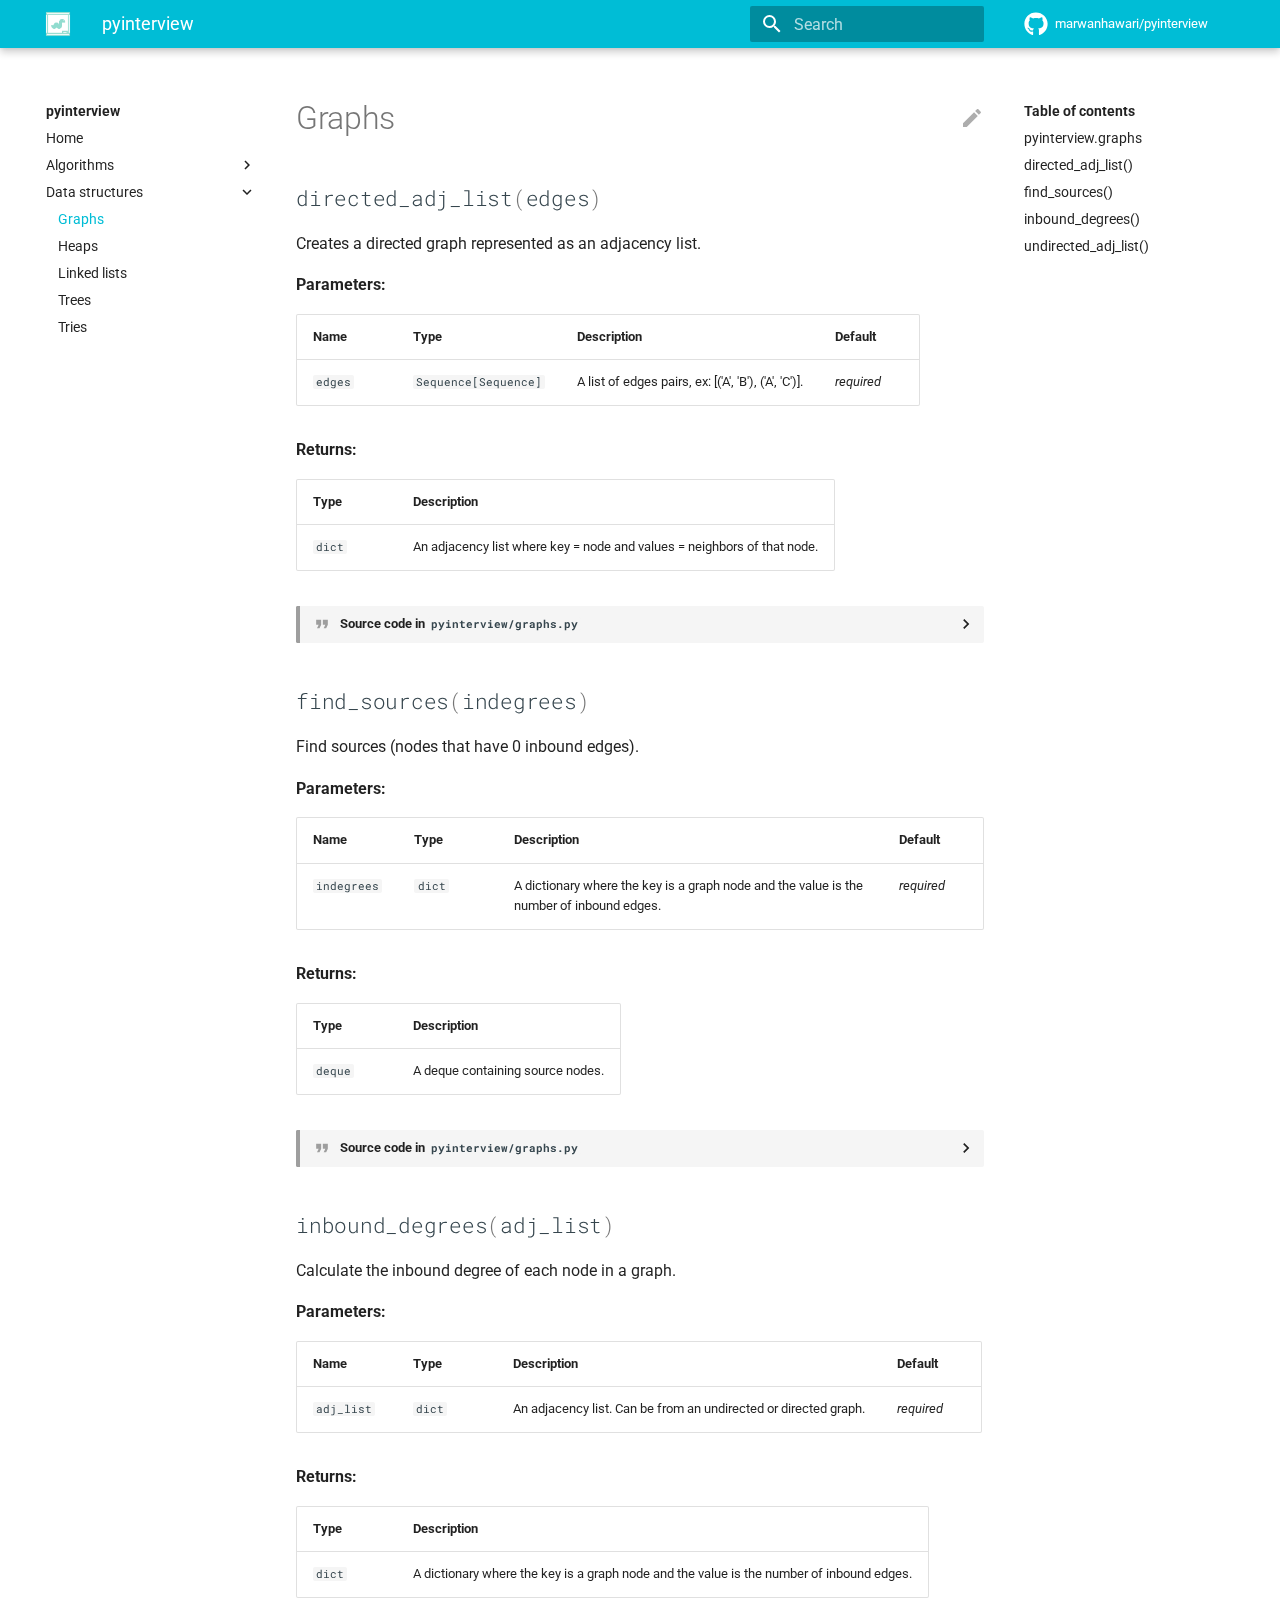
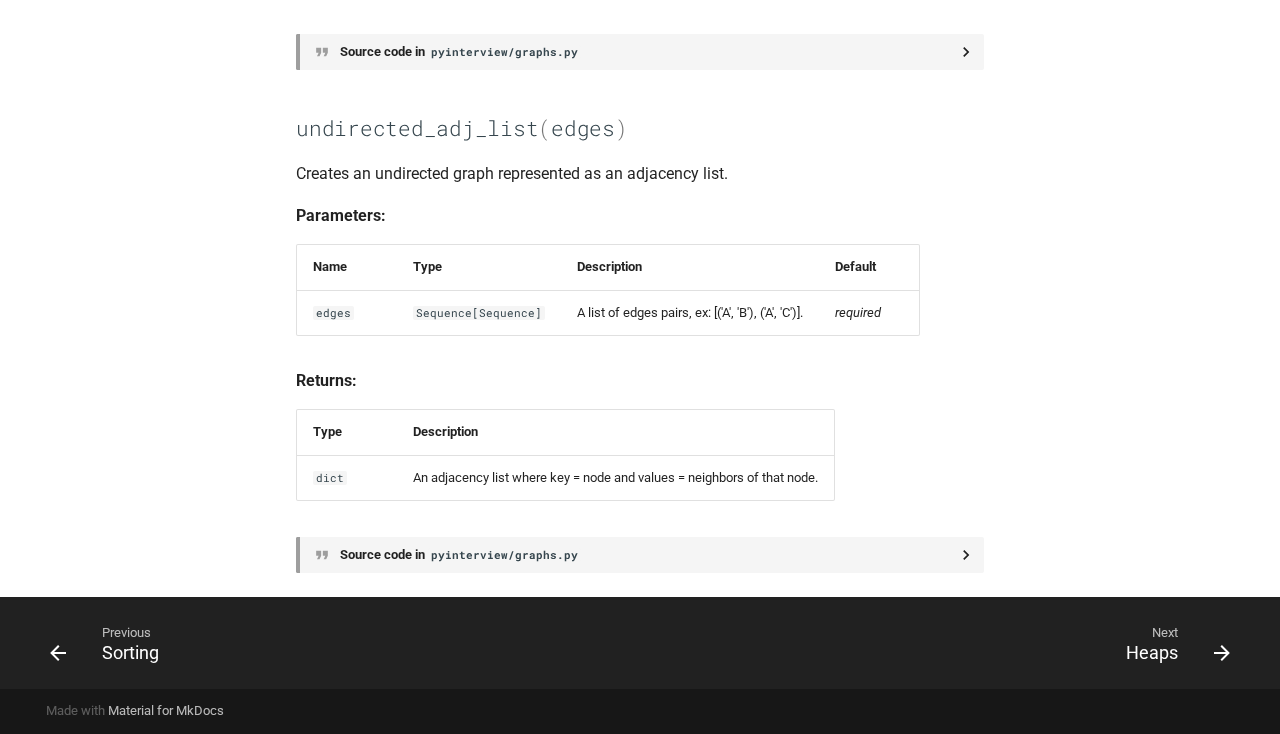
<file: data_structures/graphs/index.html>
<!doctype html>
<html lang="en" class="no-js">
  <head>
    
      <meta charset="utf-8">
      <meta name="viewport" content="width=device-width,initial-scale=1">
      
      
      
      
      <link rel="icon" href="../../assets/images/favicon.png">
      <meta name="generator" content="mkdocs-1.2.2, mkdocs-material-7.3.1">
    
    
      
        <title>Graphs - pyinterview</title>
      
    
    
      <link rel="stylesheet" href="../../assets/stylesheets/main.1c75ef36.min.css">
      
        
        <link rel="stylesheet" href="../../assets/stylesheets/palette.3f5d1f46.min.css">
        
      
    
    
    
      
        
        <link rel="preconnect" href="https://fonts.gstatic.com" crossorigin>
        <link rel="stylesheet" href="https://fonts.googleapis.com/css?family=Roboto:300,400,400i,700%7CRoboto+Mono&display=fallback">
        <style>:root{--md-text-font-family:"Roboto";--md-code-font-family:"Roboto Mono"}</style>
      
    
    
    
      <link rel="stylesheet" href="../../assets/_mkdocstrings.css">
    
      <link rel="stylesheet" href="../../stylesheets/extra.css">
    
    
      


    
    
  </head>
  
  
    
    
      
    
    
    
    
    <body dir="ltr" data-md-color-scheme="default" data-md-color-primary="cyan" data-md-color-accent="">
  
    
    <script>function __prefix(e){return new URL("../..",location).pathname+"."+e}function __get(e,t=localStorage){return JSON.parse(t.getItem(__prefix(e)))}</script>
    
      <script>var palette=__get("__palette");if(null!==palette&&"object"==typeof palette.color)for(var key in palette.color)document.body.setAttribute("data-md-color-"+key,palette.color[key])</script>
    
    <input class="md-toggle" data-md-toggle="drawer" type="checkbox" id="__drawer" autocomplete="off">
    <input class="md-toggle" data-md-toggle="search" type="checkbox" id="__search" autocomplete="off">
    <label class="md-overlay" for="__drawer"></label>
    <div data-md-component="skip">
      
        
        <a href="#graphs" class="md-skip">
          Skip to content
        </a>
      
    </div>
    <div data-md-component="announce">
      
    </div>
    
      

<header class="md-header" data-md-component="header">
  <nav class="md-header__inner md-grid" aria-label="Header">
    <a href="../.." title="pyinterview" class="md-header__button md-logo" aria-label="pyinterview" data-md-component="logo">
      
  <img src="../../pyinterview_icon.png" alt="logo">

    </a>
    <label class="md-header__button md-icon" for="__drawer">
      <svg xmlns="http://www.w3.org/2000/svg" viewBox="0 0 24 24"><path d="M3 6h18v2H3V6m0 5h18v2H3v-2m0 5h18v2H3v-2z"/></svg>
    </label>
    <div class="md-header__title" data-md-component="header-title">
      <div class="md-header__ellipsis">
        <div class="md-header__topic">
          <span class="md-ellipsis">
            pyinterview
          </span>
        </div>
        <div class="md-header__topic" data-md-component="header-topic">
          <span class="md-ellipsis">
            
              Graphs
            
          </span>
        </div>
      </div>
    </div>
    
      <form class="md-header__option" data-md-component="palette">
        
          
          
          <input class="md-option" data-md-color-media="" data-md-color-scheme="default" data-md-color-primary="cyan" data-md-color-accent=""  aria-hidden="true"  type="radio" name="__palette" id="__palette_1">
          
        
      </form>
    
    
    
      <label class="md-header__button md-icon" for="__search">
        <svg xmlns="http://www.w3.org/2000/svg" viewBox="0 0 24 24"><path d="M9.5 3A6.5 6.5 0 0 1 16 9.5c0 1.61-.59 3.09-1.56 4.23l.27.27h.79l5 5-1.5 1.5-5-5v-.79l-.27-.27A6.516 6.516 0 0 1 9.5 16 6.5 6.5 0 0 1 3 9.5 6.5 6.5 0 0 1 9.5 3m0 2C7 5 5 7 5 9.5S7 14 9.5 14 14 12 14 9.5 12 5 9.5 5z"/></svg>
      </label>
      
<div class="md-search" data-md-component="search" role="dialog">
  <label class="md-search__overlay" for="__search"></label>
  <div class="md-search__inner" role="search">
    <form class="md-search__form" name="search">
      <input type="text" class="md-search__input" name="query" aria-label="Search" placeholder="Search" autocapitalize="off" autocorrect="off" autocomplete="off" spellcheck="false" data-md-component="search-query" required>
      <label class="md-search__icon md-icon" for="__search">
        <svg xmlns="http://www.w3.org/2000/svg" viewBox="0 0 24 24"><path d="M9.5 3A6.5 6.5 0 0 1 16 9.5c0 1.61-.59 3.09-1.56 4.23l.27.27h.79l5 5-1.5 1.5-5-5v-.79l-.27-.27A6.516 6.516 0 0 1 9.5 16 6.5 6.5 0 0 1 3 9.5 6.5 6.5 0 0 1 9.5 3m0 2C7 5 5 7 5 9.5S7 14 9.5 14 14 12 14 9.5 12 5 9.5 5z"/></svg>
        <svg xmlns="http://www.w3.org/2000/svg" viewBox="0 0 24 24"><path d="M20 11v2H8l5.5 5.5-1.42 1.42L4.16 12l7.92-7.92L13.5 5.5 8 11h12z"/></svg>
      </label>
      <nav class="md-search__options" aria-label="Search">
        
        <button type="reset" class="md-search__icon md-icon" aria-label="Clear" tabindex="-1">
          <svg xmlns="http://www.w3.org/2000/svg" viewBox="0 0 24 24"><path d="M19 6.41 17.59 5 12 10.59 6.41 5 5 6.41 10.59 12 5 17.59 6.41 19 12 13.41 17.59 19 19 17.59 13.41 12 19 6.41z"/></svg>
        </button>
      </nav>
      
        <div class="md-search__suggest" data-md-component="search-suggest"></div>
      
    </form>
    <div class="md-search__output">
      <div class="md-search__scrollwrap" data-md-scrollfix>
        <div class="md-search-result" data-md-component="search-result">
          <div class="md-search-result__meta">
            Initializing search
          </div>
          <ol class="md-search-result__list"></ol>
        </div>
      </div>
    </div>
  </div>
</div>
    
    
      <div class="md-header__source">
        
<a href="https://github.com/marwanhawari/pyinterview/" title="Go to repository" class="md-source" data-md-component="source">
  <div class="md-source__icon md-icon">
    
    <svg xmlns="http://www.w3.org/2000/svg" viewBox="0 0 496 512"><path d="M165.9 397.4c0 2-2.3 3.6-5.2 3.6-3.3.3-5.6-1.3-5.6-3.6 0-2 2.3-3.6 5.2-3.6 3-.3 5.6 1.3 5.6 3.6zm-31.1-4.5c-.7 2 1.3 4.3 4.3 4.9 2.6 1 5.6 0 6.2-2s-1.3-4.3-4.3-5.2c-2.6-.7-5.5.3-6.2 2.3zm44.2-1.7c-2.9.7-4.9 2.6-4.6 4.9.3 2 2.9 3.3 5.9 2.6 2.9-.7 4.9-2.6 4.6-4.6-.3-1.9-3-3.2-5.9-2.9zM244.8 8C106.1 8 0 113.3 0 252c0 110.9 69.8 205.8 169.5 239.2 12.8 2.3 17.3-5.6 17.3-12.1 0-6.2-.3-40.4-.3-61.4 0 0-70 15-84.7-29.8 0 0-11.4-29.1-27.8-36.6 0 0-22.9-15.7 1.6-15.4 0 0 24.9 2 38.6 25.8 21.9 38.6 58.6 27.5 72.9 20.9 2.3-16 8.8-27.1 16-33.7-55.9-6.2-112.3-14.3-112.3-110.5 0-27.5 7.6-41.3 23.6-58.9-2.6-6.5-11.1-33.3 2.6-67.9 20.9-6.5 69 27 69 27 20-5.6 41.5-8.5 62.8-8.5s42.8 2.9 62.8 8.5c0 0 48.1-33.6 69-27 13.7 34.7 5.2 61.4 2.6 67.9 16 17.7 25.8 31.5 25.8 58.9 0 96.5-58.9 104.2-114.8 110.5 9.2 7.9 17 22.9 17 46.4 0 33.7-.3 75.4-.3 83.6 0 6.5 4.6 14.4 17.3 12.1C428.2 457.8 496 362.9 496 252 496 113.3 383.5 8 244.8 8zM97.2 352.9c-1.3 1-1 3.3.7 5.2 1.6 1.6 3.9 2.3 5.2 1 1.3-1 1-3.3-.7-5.2-1.6-1.6-3.9-2.3-5.2-1zm-10.8-8.1c-.7 1.3.3 2.9 2.3 3.9 1.6 1 3.6.7 4.3-.7.7-1.3-.3-2.9-2.3-3.9-2-.6-3.6-.3-4.3.7zm32.4 35.6c-1.6 1.3-1 4.3 1.3 6.2 2.3 2.3 5.2 2.6 6.5 1 1.3-1.3.7-4.3-1.3-6.2-2.2-2.3-5.2-2.6-6.5-1zm-11.4-14.7c-1.6 1-1.6 3.6 0 5.9 1.6 2.3 4.3 3.3 5.6 2.3 1.6-1.3 1.6-3.9 0-6.2-1.4-2.3-4-3.3-5.6-2z"/></svg>
  </div>
  <div class="md-source__repository">
    marwanhawari/pyinterview
  </div>
</a>
      </div>
    
  </nav>
  
</header>
    
    <div class="md-container" data-md-component="container">
      
      
        
          
        
      
      <main class="md-main" data-md-component="main">
        <div class="md-main__inner md-grid">
          
            
              
              <div class="md-sidebar md-sidebar--primary" data-md-component="sidebar" data-md-type="navigation" >
                <div class="md-sidebar__scrollwrap">
                  <div class="md-sidebar__inner">
                    


<nav class="md-nav md-nav--primary" aria-label="Navigation" data-md-level="0">
  <label class="md-nav__title" for="__drawer">
    <a href="../.." title="pyinterview" class="md-nav__button md-logo" aria-label="pyinterview" data-md-component="logo">
      
  <img src="../../pyinterview_icon.png" alt="logo">

    </a>
    pyinterview
  </label>
  
    <div class="md-nav__source">
      
<a href="https://github.com/marwanhawari/pyinterview/" title="Go to repository" class="md-source" data-md-component="source">
  <div class="md-source__icon md-icon">
    
    <svg xmlns="http://www.w3.org/2000/svg" viewBox="0 0 496 512"><path d="M165.9 397.4c0 2-2.3 3.6-5.2 3.6-3.3.3-5.6-1.3-5.6-3.6 0-2 2.3-3.6 5.2-3.6 3-.3 5.6 1.3 5.6 3.6zm-31.1-4.5c-.7 2 1.3 4.3 4.3 4.9 2.6 1 5.6 0 6.2-2s-1.3-4.3-4.3-5.2c-2.6-.7-5.5.3-6.2 2.3zm44.2-1.7c-2.9.7-4.9 2.6-4.6 4.9.3 2 2.9 3.3 5.9 2.6 2.9-.7 4.9-2.6 4.6-4.6-.3-1.9-3-3.2-5.9-2.9zM244.8 8C106.1 8 0 113.3 0 252c0 110.9 69.8 205.8 169.5 239.2 12.8 2.3 17.3-5.6 17.3-12.1 0-6.2-.3-40.4-.3-61.4 0 0-70 15-84.7-29.8 0 0-11.4-29.1-27.8-36.6 0 0-22.9-15.7 1.6-15.4 0 0 24.9 2 38.6 25.8 21.9 38.6 58.6 27.5 72.9 20.9 2.3-16 8.8-27.1 16-33.7-55.9-6.2-112.3-14.3-112.3-110.5 0-27.5 7.6-41.3 23.6-58.9-2.6-6.5-11.1-33.3 2.6-67.9 20.9-6.5 69 27 69 27 20-5.6 41.5-8.5 62.8-8.5s42.8 2.9 62.8 8.5c0 0 48.1-33.6 69-27 13.7 34.7 5.2 61.4 2.6 67.9 16 17.7 25.8 31.5 25.8 58.9 0 96.5-58.9 104.2-114.8 110.5 9.2 7.9 17 22.9 17 46.4 0 33.7-.3 75.4-.3 83.6 0 6.5 4.6 14.4 17.3 12.1C428.2 457.8 496 362.9 496 252 496 113.3 383.5 8 244.8 8zM97.2 352.9c-1.3 1-1 3.3.7 5.2 1.6 1.6 3.9 2.3 5.2 1 1.3-1 1-3.3-.7-5.2-1.6-1.6-3.9-2.3-5.2-1zm-10.8-8.1c-.7 1.3.3 2.9 2.3 3.9 1.6 1 3.6.7 4.3-.7.7-1.3-.3-2.9-2.3-3.9-2-.6-3.6-.3-4.3.7zm32.4 35.6c-1.6 1.3-1 4.3 1.3 6.2 2.3 2.3 5.2 2.6 6.5 1 1.3-1.3.7-4.3-1.3-6.2-2.2-2.3-5.2-2.6-6.5-1zm-11.4-14.7c-1.6 1-1.6 3.6 0 5.9 1.6 2.3 4.3 3.3 5.6 2.3 1.6-1.3 1.6-3.9 0-6.2-1.4-2.3-4-3.3-5.6-2z"/></svg>
  </div>
  <div class="md-source__repository">
    marwanhawari/pyinterview
  </div>
</a>
    </div>
  
  <ul class="md-nav__list" data-md-scrollfix>
    
      
      
      

  
  
  
    <li class="md-nav__item">
      <a href="../.." class="md-nav__link">
        Home
      </a>
    </li>
  

    
      
      
      

  
  
  
    
    <li class="md-nav__item md-nav__item--nested">
      
      
        <input class="md-nav__toggle md-toggle" data-md-toggle="__nav_2" type="checkbox" id="__nav_2" >
      
      
      
      
        <label class="md-nav__link" for="__nav_2">
          Algorithms
          <span class="md-nav__icon md-icon"></span>
        </label>
      
      <nav class="md-nav" aria-label="Algorithms" data-md-level="1">
        <label class="md-nav__title" for="__nav_2">
          <span class="md-nav__icon md-icon"></span>
          Algorithms
        </label>
        <ul class="md-nav__list" data-md-scrollfix>
          
            
              
  
  
  
    <li class="md-nav__item">
      <a href="../../algorithms/searching/" class="md-nav__link">
        Searching
      </a>
    </li>
  

            
          
            
              
  
  
  
    <li class="md-nav__item">
      <a href="../../algorithms/sorting/" class="md-nav__link">
        Sorting
      </a>
    </li>
  

            
          
        </ul>
      </nav>
    </li>
  

    
      
      
      

  
  
    
  
  
    
    <li class="md-nav__item md-nav__item--active md-nav__item--nested">
      
      
        <input class="md-nav__toggle md-toggle" data-md-toggle="__nav_3" type="checkbox" id="__nav_3" checked>
      
      
      
      
        <label class="md-nav__link" for="__nav_3">
          Data structures
          <span class="md-nav__icon md-icon"></span>
        </label>
      
      <nav class="md-nav" aria-label="Data structures" data-md-level="1">
        <label class="md-nav__title" for="__nav_3">
          <span class="md-nav__icon md-icon"></span>
          Data structures
        </label>
        <ul class="md-nav__list" data-md-scrollfix>
          
            
              
  
  
    
  
  
    <li class="md-nav__item md-nav__item--active">
      
      <input class="md-nav__toggle md-toggle" data-md-toggle="toc" type="checkbox" id="__toc">
      
      
        
      
      
        <label class="md-nav__link md-nav__link--active" for="__toc">
          Graphs
          <span class="md-nav__icon md-icon"></span>
        </label>
      
      <a href="./" class="md-nav__link md-nav__link--active">
        Graphs
      </a>
      
        
<nav class="md-nav md-nav--secondary" aria-label="Table of contents">
  
  
  
    
  
  
    <label class="md-nav__title" for="__toc">
      <span class="md-nav__icon md-icon"></span>
      Table of contents
    </label>
    <ul class="md-nav__list" data-md-component="toc" data-md-scrollfix>
      
        <li class="md-nav__item">
  <a href="#pyinterview.graphs" class="md-nav__link">
    pyinterview.graphs
  </a>
  
</li>
      
        <li class="md-nav__item">
  <a href="#pyinterview.graphs.directed_adj_list" class="md-nav__link">
    directed_adj_list()
  </a>
  
</li>
      
        <li class="md-nav__item">
  <a href="#pyinterview.graphs.find_sources" class="md-nav__link">
    find_sources()
  </a>
  
</li>
      
        <li class="md-nav__item">
  <a href="#pyinterview.graphs.inbound_degrees" class="md-nav__link">
    inbound_degrees()
  </a>
  
</li>
      
        <li class="md-nav__item">
  <a href="#pyinterview.graphs.undirected_adj_list" class="md-nav__link">
    undirected_adj_list()
  </a>
  
</li>
      
    </ul>
  
</nav>
      
    </li>
  

            
          
            
              
  
  
  
    <li class="md-nav__item">
      <a href="../heaps/" class="md-nav__link">
        Heaps
      </a>
    </li>
  

            
          
            
              
  
  
  
    <li class="md-nav__item">
      <a href="../linked_lists/" class="md-nav__link">
        Linked lists
      </a>
    </li>
  

            
          
            
              
  
  
  
    <li class="md-nav__item">
      <a href="../trees/" class="md-nav__link">
        Trees
      </a>
    </li>
  

            
          
            
              
  
  
  
    <li class="md-nav__item">
      <a href="../tries/" class="md-nav__link">
        Tries
      </a>
    </li>
  

            
          
        </ul>
      </nav>
    </li>
  

    
  </ul>
</nav>
                  </div>
                </div>
              </div>
            
            
              
              <div class="md-sidebar md-sidebar--secondary" data-md-component="sidebar" data-md-type="toc" >
                <div class="md-sidebar__scrollwrap">
                  <div class="md-sidebar__inner">
                    
<nav class="md-nav md-nav--secondary" aria-label="Table of contents">
  
  
  
    
  
  
    <label class="md-nav__title" for="__toc">
      <span class="md-nav__icon md-icon"></span>
      Table of contents
    </label>
    <ul class="md-nav__list" data-md-component="toc" data-md-scrollfix>
      
        <li class="md-nav__item">
  <a href="#pyinterview.graphs" class="md-nav__link">
    pyinterview.graphs
  </a>
  
</li>
      
        <li class="md-nav__item">
  <a href="#pyinterview.graphs.directed_adj_list" class="md-nav__link">
    directed_adj_list()
  </a>
  
</li>
      
        <li class="md-nav__item">
  <a href="#pyinterview.graphs.find_sources" class="md-nav__link">
    find_sources()
  </a>
  
</li>
      
        <li class="md-nav__item">
  <a href="#pyinterview.graphs.inbound_degrees" class="md-nav__link">
    inbound_degrees()
  </a>
  
</li>
      
        <li class="md-nav__item">
  <a href="#pyinterview.graphs.undirected_adj_list" class="md-nav__link">
    undirected_adj_list()
  </a>
  
</li>
      
    </ul>
  
</nav>
                  </div>
                </div>
              </div>
            
          
          <div class="md-content" data-md-component="content">
            <article class="md-content__inner md-typeset">
              
                
                  <a href="https://github.com/marwanhawari/pyinterview/edit/master/docs/data_structures/graphs.md" title="Edit this page" class="md-content__button md-icon">
                    <svg xmlns="http://www.w3.org/2000/svg" viewBox="0 0 24 24"><path d="M20.71 7.04c.39-.39.39-1.04 0-1.41l-2.34-2.34c-.37-.39-1.02-.39-1.41 0l-1.84 1.83 3.75 3.75M3 17.25V21h3.75L17.81 9.93l-3.75-3.75L3 17.25z"/></svg>
                  </a>
                
                
                <h1 id="graphs">Graphs<a class="headerlink" href="#graphs" title="Permanent link">&para;</a></h1>


  <div class="doc doc-object doc-module">

<a id="pyinterview.graphs"></a>
    <div class="doc doc-contents first">




  <div class="doc doc-children">








  <div class="doc doc-object doc-function">



<h2 id="pyinterview.graphs.directed_adj_list" class="doc doc-heading">
<code class="highlight language-python"><span class="n">directed_adj_list</span><span class="p">(</span><span class="n">edges</span><span class="p">)</span></code>


<a href="#pyinterview.graphs.directed_adj_list" class="headerlink" title="Permanent link">&para;</a></h2>

    <div class="doc doc-contents ">

      <p>Creates a directed graph represented as an adjacency list.</p>

<p><strong>Parameters:</strong></p>
<table>
  <thead>
    <tr>
      <th>Name</th>
      <th>Type</th>
      <th>Description</th>
      <th>Default</th>
    </tr>
  </thead>
  <tbody>
      <tr>
        <td><code>edges</code></td>
        <td><code>Sequence[Sequence]</code></td>
        <td><p>A list of edges pairs, ex: [('A', 'B'), ('A', 'C')].</p></td>
        <td><em>required</em></td>
      </tr>
  </tbody>
</table>
<p><strong>Returns:</strong></p>
<table>
  <thead>
    <tr>
      <th>Type</th>
      <th>Description</th>
    </tr>
  </thead>
  <tbody>
    <tr>
      <td><code>dict</code></td>
      <td><p>An adjacency list where key = node and values = neighbors of that node.</p></td>
    </tr>
  </tbody>
</table>
        <details class="quote">
          <summary>Source code in <code>pyinterview/graphs.py</code></summary>
          <div class="highlight"><pre><span></span><code><span class="k">def</span> <span class="nf">directed_adj_list</span><span class="p">(</span><span class="n">edges</span><span class="p">:</span> <span class="n">Sequence</span><span class="p">[</span><span class="n">Sequence</span><span class="p">])</span> <span class="o">-&gt;</span> <span class="nb">dict</span><span class="p">:</span>
    <span class="sd">&quot;&quot;&quot;Creates a directed graph represented as an adjacency list.</span>

<span class="sd">    Args:</span>
<span class="sd">        edges (Sequence[Sequence]): A list of edges pairs, ex: [(&#39;A&#39;, &#39;B&#39;), (&#39;A&#39;, &#39;C&#39;)].</span>

<span class="sd">    Returns:</span>
<span class="sd">        dict: An adjacency list where key = node and values = neighbors of that node.</span>
<span class="sd">    &quot;&quot;&quot;</span>
    <span class="n">d</span> <span class="o">=</span> <span class="p">{}</span>
    <span class="k">for</span> <span class="n">start</span><span class="p">,</span> <span class="n">end</span> <span class="ow">in</span> <span class="n">edges</span><span class="p">:</span>
        <span class="k">if</span> <span class="n">start</span> <span class="ow">not</span> <span class="ow">in</span> <span class="n">d</span><span class="p">:</span>
            <span class="n">d</span><span class="p">[</span><span class="n">start</span><span class="p">]</span> <span class="o">=</span> <span class="p">[]</span>
        <span class="n">d</span><span class="p">[</span><span class="n">start</span><span class="p">]</span><span class="o">.</span><span class="n">append</span><span class="p">(</span><span class="n">end</span><span class="p">)</span>

        <span class="k">if</span> <span class="n">end</span> <span class="ow">not</span> <span class="ow">in</span> <span class="n">d</span><span class="p">:</span>
            <span class="n">d</span><span class="p">[</span><span class="n">end</span><span class="p">]</span> <span class="o">=</span> <span class="p">[]</span>

    <span class="k">return</span> <span class="n">d</span>
</code></pre></div>
        </details>
    </div>

  </div>



  <div class="doc doc-object doc-function">



<h2 id="pyinterview.graphs.find_sources" class="doc doc-heading">
<code class="highlight language-python"><span class="n">find_sources</span><span class="p">(</span><span class="n">indegrees</span><span class="p">)</span></code>


<a href="#pyinterview.graphs.find_sources" class="headerlink" title="Permanent link">&para;</a></h2>

    <div class="doc doc-contents ">

      <p>Find sources (nodes that have 0 inbound edges).</p>

<p><strong>Parameters:</strong></p>
<table>
  <thead>
    <tr>
      <th>Name</th>
      <th>Type</th>
      <th>Description</th>
      <th>Default</th>
    </tr>
  </thead>
  <tbody>
      <tr>
        <td><code>indegrees</code></td>
        <td><code>dict</code></td>
        <td><p>A dictionary where the key is a graph node         and the value is the number of inbound edges.</p></td>
        <td><em>required</em></td>
      </tr>
  </tbody>
</table>
<p><strong>Returns:</strong></p>
<table>
  <thead>
    <tr>
      <th>Type</th>
      <th>Description</th>
    </tr>
  </thead>
  <tbody>
    <tr>
      <td><code>deque</code></td>
      <td><p>A deque containing source nodes.</p></td>
    </tr>
  </tbody>
</table>
        <details class="quote">
          <summary>Source code in <code>pyinterview/graphs.py</code></summary>
          <div class="highlight"><pre><span></span><code><span class="k">def</span> <span class="nf">find_sources</span><span class="p">(</span><span class="n">indegrees</span><span class="p">:</span> <span class="nb">dict</span><span class="p">)</span> <span class="o">-&gt;</span> <span class="n">deque</span><span class="p">:</span>
    <span class="sd">&quot;&quot;&quot;Find sources (nodes that have 0 inbound edges).</span>

<span class="sd">    Args:</span>
<span class="sd">        indegrees (dict): A dictionary where the key is a graph node \</span>
<span class="sd">        and the value is the number of inbound edges.</span>

<span class="sd">    Returns:</span>
<span class="sd">        deque: A deque containing source nodes.</span>
<span class="sd">    &quot;&quot;&quot;</span>
    <span class="n">sources</span> <span class="o">=</span> <span class="n">deque</span><span class="p">()</span>
    <span class="k">for</span> <span class="n">node</span> <span class="ow">in</span> <span class="n">indegrees</span><span class="p">:</span>
        <span class="k">if</span> <span class="n">indegrees</span><span class="p">[</span><span class="n">node</span><span class="p">]</span> <span class="o">==</span> <span class="mi">0</span><span class="p">:</span>
            <span class="n">sources</span><span class="o">.</span><span class="n">append</span><span class="p">(</span><span class="n">node</span><span class="p">)</span>
    <span class="k">return</span> <span class="n">sources</span>
</code></pre></div>
        </details>
    </div>

  </div>



  <div class="doc doc-object doc-function">



<h2 id="pyinterview.graphs.inbound_degrees" class="doc doc-heading">
<code class="highlight language-python"><span class="n">inbound_degrees</span><span class="p">(</span><span class="n">adj_list</span><span class="p">)</span></code>


<a href="#pyinterview.graphs.inbound_degrees" class="headerlink" title="Permanent link">&para;</a></h2>

    <div class="doc doc-contents ">

      <p>Calculate the inbound degree of each node in a graph.</p>

<p><strong>Parameters:</strong></p>
<table>
  <thead>
    <tr>
      <th>Name</th>
      <th>Type</th>
      <th>Description</th>
      <th>Default</th>
    </tr>
  </thead>
  <tbody>
      <tr>
        <td><code>adj_list</code></td>
        <td><code>dict</code></td>
        <td><p>An adjacency list. Can be from an undirected or directed graph.</p></td>
        <td><em>required</em></td>
      </tr>
  </tbody>
</table>
<p><strong>Returns:</strong></p>
<table>
  <thead>
    <tr>
      <th>Type</th>
      <th>Description</th>
    </tr>
  </thead>
  <tbody>
    <tr>
      <td><code>dict</code></td>
      <td><p>A dictionary where the key is a graph node         and the value is the number of inbound edges.</p></td>
    </tr>
  </tbody>
</table>
        <details class="quote">
          <summary>Source code in <code>pyinterview/graphs.py</code></summary>
          <div class="highlight"><pre><span></span><code><span class="k">def</span> <span class="nf">inbound_degrees</span><span class="p">(</span><span class="n">adj_list</span><span class="p">:</span> <span class="nb">dict</span><span class="p">)</span> <span class="o">-&gt;</span> <span class="nb">dict</span><span class="p">:</span>
    <span class="sd">&quot;&quot;&quot;Calculate the inbound degree of each node in a graph.</span>

<span class="sd">    Args:</span>
<span class="sd">        adj_list (dict): An adjacency list. Can be from an undirected or directed graph.</span>

<span class="sd">    Returns:</span>
<span class="sd">        dict: A dictionary where the key is a graph node \</span>
<span class="sd">        and the value is the number of inbound edges.</span>
<span class="sd">    &quot;&quot;&quot;</span>
    <span class="n">indegrees</span> <span class="o">=</span> <span class="p">{</span><span class="n">node</span><span class="p">:</span> <span class="mi">0</span> <span class="k">for</span> <span class="n">node</span> <span class="ow">in</span> <span class="n">adj_list</span><span class="p">}</span>
    <span class="k">for</span> <span class="n">node</span> <span class="ow">in</span> <span class="n">adj_list</span><span class="p">:</span>
        <span class="k">for</span> <span class="n">neighbor</span> <span class="ow">in</span> <span class="n">adj_list</span><span class="p">[</span><span class="n">node</span><span class="p">]:</span>
            <span class="n">indegrees</span><span class="p">[</span><span class="n">neighbor</span><span class="p">]</span> <span class="o">+=</span> <span class="mi">1</span>
    <span class="k">return</span> <span class="n">indegrees</span>
</code></pre></div>
        </details>
    </div>

  </div>



  <div class="doc doc-object doc-function">



<h2 id="pyinterview.graphs.undirected_adj_list" class="doc doc-heading">
<code class="highlight language-python"><span class="n">undirected_adj_list</span><span class="p">(</span><span class="n">edges</span><span class="p">)</span></code>


<a href="#pyinterview.graphs.undirected_adj_list" class="headerlink" title="Permanent link">&para;</a></h2>

    <div class="doc doc-contents ">

      <p>Creates an undirected graph represented as an adjacency list.</p>

<p><strong>Parameters:</strong></p>
<table>
  <thead>
    <tr>
      <th>Name</th>
      <th>Type</th>
      <th>Description</th>
      <th>Default</th>
    </tr>
  </thead>
  <tbody>
      <tr>
        <td><code>edges</code></td>
        <td><code>Sequence[Sequence]</code></td>
        <td><p>A list of edges pairs, ex: [('A', 'B'), ('A', 'C')].</p></td>
        <td><em>required</em></td>
      </tr>
  </tbody>
</table>
<p><strong>Returns:</strong></p>
<table>
  <thead>
    <tr>
      <th>Type</th>
      <th>Description</th>
    </tr>
  </thead>
  <tbody>
    <tr>
      <td><code>dict</code></td>
      <td><p>An adjacency list where key = node and values = neighbors of that node.</p></td>
    </tr>
  </tbody>
</table>
        <details class="quote">
          <summary>Source code in <code>pyinterview/graphs.py</code></summary>
          <div class="highlight"><pre><span></span><code><span class="k">def</span> <span class="nf">undirected_adj_list</span><span class="p">(</span><span class="n">edges</span><span class="p">:</span> <span class="n">Sequence</span><span class="p">[</span><span class="n">Sequence</span><span class="p">])</span> <span class="o">-&gt;</span> <span class="nb">dict</span><span class="p">:</span>
    <span class="sd">&quot;&quot;&quot;Creates an undirected graph represented as an adjacency list.</span>

<span class="sd">    Args:</span>
<span class="sd">        edges (Sequence[Sequence]): A list of edges pairs, ex: [(&#39;A&#39;, &#39;B&#39;), (&#39;A&#39;, &#39;C&#39;)].</span>

<span class="sd">    Returns:</span>
<span class="sd">        dict: An adjacency list where key = node and values = neighbors of that node.</span>
<span class="sd">    &quot;&quot;&quot;</span>
    <span class="n">d</span> <span class="o">=</span> <span class="p">{}</span>
    <span class="k">for</span> <span class="n">start</span><span class="p">,</span> <span class="n">end</span> <span class="ow">in</span> <span class="n">edges</span><span class="p">:</span>
        <span class="k">if</span> <span class="n">start</span> <span class="ow">not</span> <span class="ow">in</span> <span class="n">d</span><span class="p">:</span>
            <span class="n">d</span><span class="p">[</span><span class="n">start</span><span class="p">]</span> <span class="o">=</span> <span class="p">[]</span>
        <span class="n">d</span><span class="p">[</span><span class="n">start</span><span class="p">]</span><span class="o">.</span><span class="n">append</span><span class="p">(</span><span class="n">end</span><span class="p">)</span>

        <span class="k">if</span> <span class="n">end</span> <span class="ow">not</span> <span class="ow">in</span> <span class="n">d</span><span class="p">:</span>
            <span class="n">d</span><span class="p">[</span><span class="n">end</span><span class="p">]</span> <span class="o">=</span> <span class="p">[]</span>
        <span class="n">d</span><span class="p">[</span><span class="n">end</span><span class="p">]</span><span class="o">.</span><span class="n">append</span><span class="p">(</span><span class="n">start</span><span class="p">)</span>

    <span class="k">return</span> <span class="n">d</span>
</code></pre></div>
        </details>
    </div>

  </div>






  </div>

    </div>

  </div>
                
              
              
                


              
            </article>
          </div>
        </div>
        
      </main>
      
        
<footer class="md-footer">
  
    <nav class="md-footer__inner md-grid" aria-label="Footer">
      
        
        <a href="../../algorithms/sorting/" class="md-footer__link md-footer__link--prev" aria-label="Previous: Sorting" rel="prev">
          <div class="md-footer__button md-icon">
            <svg xmlns="http://www.w3.org/2000/svg" viewBox="0 0 24 24"><path d="M20 11v2H8l5.5 5.5-1.42 1.42L4.16 12l7.92-7.92L13.5 5.5 8 11h12z"/></svg>
          </div>
          <div class="md-footer__title">
            <div class="md-ellipsis">
              <span class="md-footer__direction">
                Previous
              </span>
              Sorting
            </div>
          </div>
        </a>
      
      
        
        <a href="../heaps/" class="md-footer__link md-footer__link--next" aria-label="Next: Heaps" rel="next">
          <div class="md-footer__title">
            <div class="md-ellipsis">
              <span class="md-footer__direction">
                Next
              </span>
              Heaps
            </div>
          </div>
          <div class="md-footer__button md-icon">
            <svg xmlns="http://www.w3.org/2000/svg" viewBox="0 0 24 24"><path d="M4 11v2h12l-5.5 5.5 1.42 1.42L19.84 12l-7.92-7.92L10.5 5.5 16 11H4z"/></svg>
          </div>
        </a>
      
    </nav>
  
  <div class="md-footer-meta md-typeset">
    <div class="md-footer-meta__inner md-grid">
      <div class="md-footer-copyright">
        
        
          Made with
          <a href="https://squidfunk.github.io/mkdocs-material/" target="_blank" rel="noopener">
            Material for MkDocs
          </a>
        
        
      </div>
      
    </div>
  </div>
</footer>
      
    </div>
    <div class="md-dialog" data-md-component="dialog">
      <div class="md-dialog__inner md-typeset"></div>
    </div>
    <script id="__config" type="application/json">{"base": "../..", "features": ["search.suggest", "search.highlight"], "translations": {"clipboard.copy": "Copy to clipboard", "clipboard.copied": "Copied to clipboard", "search.config.lang": "en", "search.config.pipeline": "trimmer, stopWordFilter", "search.config.separator": "[\\s\\-]+", "search.placeholder": "Search", "search.result.placeholder": "Type to start searching", "search.result.none": "No matching documents", "search.result.one": "1 matching document", "search.result.other": "# matching documents", "search.result.more.one": "1 more on this page", "search.result.more.other": "# more on this page", "search.result.term.missing": "Missing", "select.version.title": "Select version"}, "search": "../../assets/javascripts/workers/search.e99e714c.min.js", "version": null}</script>
    
    
      <script src="../../assets/javascripts/bundle.c7d1b464.min.js"></script>
      
    
  </body>
</html>
</file>
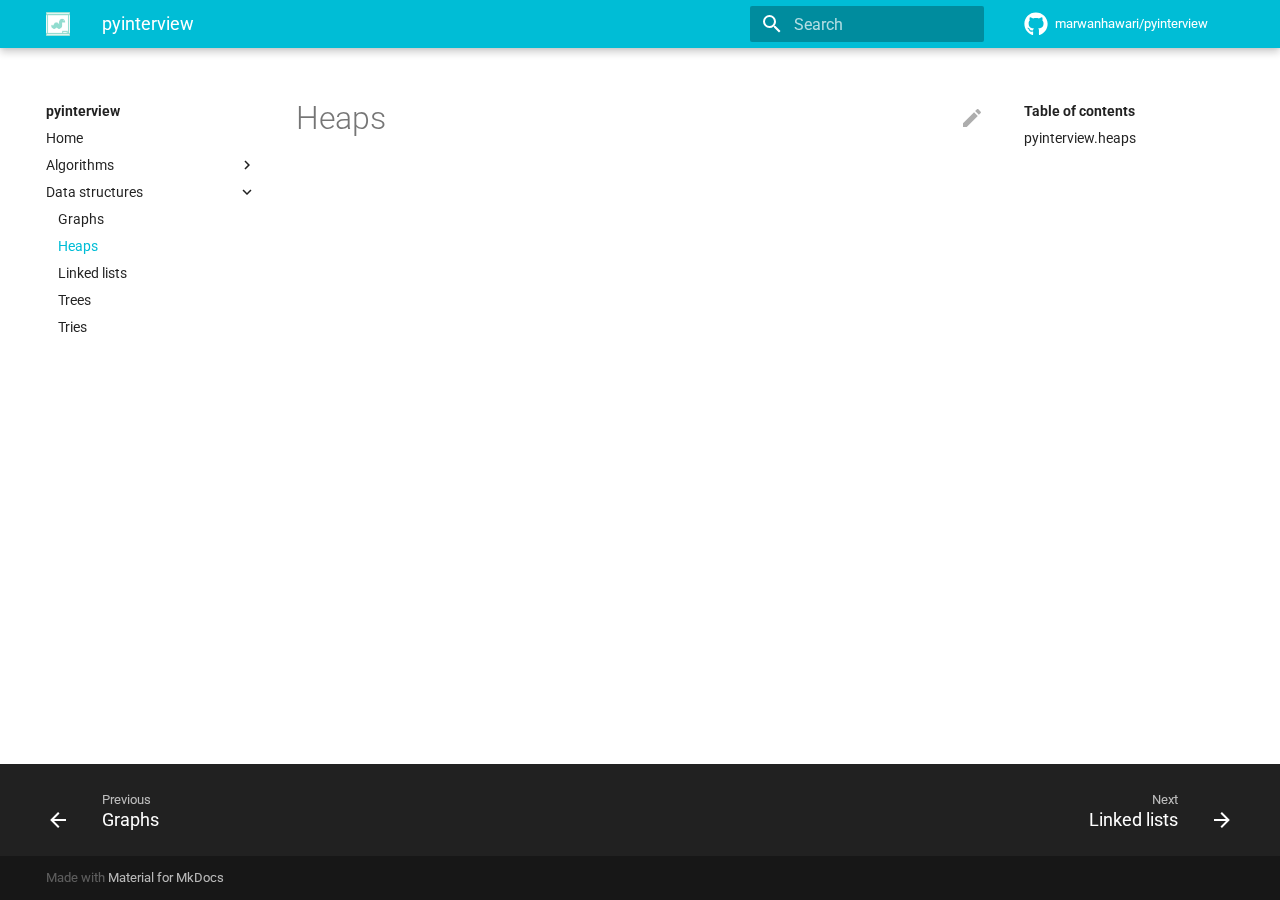
<file: data_structures/heaps/index.html>
<!doctype html>
<html lang="en" class="no-js">
  <head>
    
      <meta charset="utf-8">
      <meta name="viewport" content="width=device-width,initial-scale=1">
      
      
      
      
      <link rel="icon" href="../../assets/images/favicon.png">
      <meta name="generator" content="mkdocs-1.2.2, mkdocs-material-7.3.1">
    
    
      
        <title>Heaps - pyinterview</title>
      
    
    
      <link rel="stylesheet" href="../../assets/stylesheets/main.1c75ef36.min.css">
      
        
        <link rel="stylesheet" href="../../assets/stylesheets/palette.3f5d1f46.min.css">
        
      
    
    
    
      
        
        <link rel="preconnect" href="https://fonts.gstatic.com" crossorigin>
        <link rel="stylesheet" href="https://fonts.googleapis.com/css?family=Roboto:300,400,400i,700%7CRoboto+Mono&display=fallback">
        <style>:root{--md-text-font-family:"Roboto";--md-code-font-family:"Roboto Mono"}</style>
      
    
    
    
      <link rel="stylesheet" href="../../assets/_mkdocstrings.css">
    
      <link rel="stylesheet" href="../../stylesheets/extra.css">
    
    
      


    
    
  </head>
  
  
    
    
      
    
    
    
    
    <body dir="ltr" data-md-color-scheme="default" data-md-color-primary="cyan" data-md-color-accent="">
  
    
    <script>function __prefix(e){return new URL("../..",location).pathname+"."+e}function __get(e,t=localStorage){return JSON.parse(t.getItem(__prefix(e)))}</script>
    
      <script>var palette=__get("__palette");if(null!==palette&&"object"==typeof palette.color)for(var key in palette.color)document.body.setAttribute("data-md-color-"+key,palette.color[key])</script>
    
    <input class="md-toggle" data-md-toggle="drawer" type="checkbox" id="__drawer" autocomplete="off">
    <input class="md-toggle" data-md-toggle="search" type="checkbox" id="__search" autocomplete="off">
    <label class="md-overlay" for="__drawer"></label>
    <div data-md-component="skip">
      
        
        <a href="#heaps" class="md-skip">
          Skip to content
        </a>
      
    </div>
    <div data-md-component="announce">
      
    </div>
    
      

<header class="md-header" data-md-component="header">
  <nav class="md-header__inner md-grid" aria-label="Header">
    <a href="../.." title="pyinterview" class="md-header__button md-logo" aria-label="pyinterview" data-md-component="logo">
      
  <img src="../../pyinterview_icon.png" alt="logo">

    </a>
    <label class="md-header__button md-icon" for="__drawer">
      <svg xmlns="http://www.w3.org/2000/svg" viewBox="0 0 24 24"><path d="M3 6h18v2H3V6m0 5h18v2H3v-2m0 5h18v2H3v-2z"/></svg>
    </label>
    <div class="md-header__title" data-md-component="header-title">
      <div class="md-header__ellipsis">
        <div class="md-header__topic">
          <span class="md-ellipsis">
            pyinterview
          </span>
        </div>
        <div class="md-header__topic" data-md-component="header-topic">
          <span class="md-ellipsis">
            
              Heaps
            
          </span>
        </div>
      </div>
    </div>
    
      <form class="md-header__option" data-md-component="palette">
        
          
          
          <input class="md-option" data-md-color-media="" data-md-color-scheme="default" data-md-color-primary="cyan" data-md-color-accent=""  aria-hidden="true"  type="radio" name="__palette" id="__palette_1">
          
        
      </form>
    
    
    
      <label class="md-header__button md-icon" for="__search">
        <svg xmlns="http://www.w3.org/2000/svg" viewBox="0 0 24 24"><path d="M9.5 3A6.5 6.5 0 0 1 16 9.5c0 1.61-.59 3.09-1.56 4.23l.27.27h.79l5 5-1.5 1.5-5-5v-.79l-.27-.27A6.516 6.516 0 0 1 9.5 16 6.5 6.5 0 0 1 3 9.5 6.5 6.5 0 0 1 9.5 3m0 2C7 5 5 7 5 9.5S7 14 9.5 14 14 12 14 9.5 12 5 9.5 5z"/></svg>
      </label>
      
<div class="md-search" data-md-component="search" role="dialog">
  <label class="md-search__overlay" for="__search"></label>
  <div class="md-search__inner" role="search">
    <form class="md-search__form" name="search">
      <input type="text" class="md-search__input" name="query" aria-label="Search" placeholder="Search" autocapitalize="off" autocorrect="off" autocomplete="off" spellcheck="false" data-md-component="search-query" required>
      <label class="md-search__icon md-icon" for="__search">
        <svg xmlns="http://www.w3.org/2000/svg" viewBox="0 0 24 24"><path d="M9.5 3A6.5 6.5 0 0 1 16 9.5c0 1.61-.59 3.09-1.56 4.23l.27.27h.79l5 5-1.5 1.5-5-5v-.79l-.27-.27A6.516 6.516 0 0 1 9.5 16 6.5 6.5 0 0 1 3 9.5 6.5 6.5 0 0 1 9.5 3m0 2C7 5 5 7 5 9.5S7 14 9.5 14 14 12 14 9.5 12 5 9.5 5z"/></svg>
        <svg xmlns="http://www.w3.org/2000/svg" viewBox="0 0 24 24"><path d="M20 11v2H8l5.5 5.5-1.42 1.42L4.16 12l7.92-7.92L13.5 5.5 8 11h12z"/></svg>
      </label>
      <nav class="md-search__options" aria-label="Search">
        
        <button type="reset" class="md-search__icon md-icon" aria-label="Clear" tabindex="-1">
          <svg xmlns="http://www.w3.org/2000/svg" viewBox="0 0 24 24"><path d="M19 6.41 17.59 5 12 10.59 6.41 5 5 6.41 10.59 12 5 17.59 6.41 19 12 13.41 17.59 19 19 17.59 13.41 12 19 6.41z"/></svg>
        </button>
      </nav>
      
        <div class="md-search__suggest" data-md-component="search-suggest"></div>
      
    </form>
    <div class="md-search__output">
      <div class="md-search__scrollwrap" data-md-scrollfix>
        <div class="md-search-result" data-md-component="search-result">
          <div class="md-search-result__meta">
            Initializing search
          </div>
          <ol class="md-search-result__list"></ol>
        </div>
      </div>
    </div>
  </div>
</div>
    
    
      <div class="md-header__source">
        
<a href="https://github.com/marwanhawari/pyinterview/" title="Go to repository" class="md-source" data-md-component="source">
  <div class="md-source__icon md-icon">
    
    <svg xmlns="http://www.w3.org/2000/svg" viewBox="0 0 496 512"><path d="M165.9 397.4c0 2-2.3 3.6-5.2 3.6-3.3.3-5.6-1.3-5.6-3.6 0-2 2.3-3.6 5.2-3.6 3-.3 5.6 1.3 5.6 3.6zm-31.1-4.5c-.7 2 1.3 4.3 4.3 4.9 2.6 1 5.6 0 6.2-2s-1.3-4.3-4.3-5.2c-2.6-.7-5.5.3-6.2 2.3zm44.2-1.7c-2.9.7-4.9 2.6-4.6 4.9.3 2 2.9 3.3 5.9 2.6 2.9-.7 4.9-2.6 4.6-4.6-.3-1.9-3-3.2-5.9-2.9zM244.8 8C106.1 8 0 113.3 0 252c0 110.9 69.8 205.8 169.5 239.2 12.8 2.3 17.3-5.6 17.3-12.1 0-6.2-.3-40.4-.3-61.4 0 0-70 15-84.7-29.8 0 0-11.4-29.1-27.8-36.6 0 0-22.9-15.7 1.6-15.4 0 0 24.9 2 38.6 25.8 21.9 38.6 58.6 27.5 72.9 20.9 2.3-16 8.8-27.1 16-33.7-55.9-6.2-112.3-14.3-112.3-110.5 0-27.5 7.6-41.3 23.6-58.9-2.6-6.5-11.1-33.3 2.6-67.9 20.9-6.5 69 27 69 27 20-5.6 41.5-8.5 62.8-8.5s42.8 2.9 62.8 8.5c0 0 48.1-33.6 69-27 13.7 34.7 5.2 61.4 2.6 67.9 16 17.7 25.8 31.5 25.8 58.9 0 96.5-58.9 104.2-114.8 110.5 9.2 7.9 17 22.9 17 46.4 0 33.7-.3 75.4-.3 83.6 0 6.5 4.6 14.4 17.3 12.1C428.2 457.8 496 362.9 496 252 496 113.3 383.5 8 244.8 8zM97.2 352.9c-1.3 1-1 3.3.7 5.2 1.6 1.6 3.9 2.3 5.2 1 1.3-1 1-3.3-.7-5.2-1.6-1.6-3.9-2.3-5.2-1zm-10.8-8.1c-.7 1.3.3 2.9 2.3 3.9 1.6 1 3.6.7 4.3-.7.7-1.3-.3-2.9-2.3-3.9-2-.6-3.6-.3-4.3.7zm32.4 35.6c-1.6 1.3-1 4.3 1.3 6.2 2.3 2.3 5.2 2.6 6.5 1 1.3-1.3.7-4.3-1.3-6.2-2.2-2.3-5.2-2.6-6.5-1zm-11.4-14.7c-1.6 1-1.6 3.6 0 5.9 1.6 2.3 4.3 3.3 5.6 2.3 1.6-1.3 1.6-3.9 0-6.2-1.4-2.3-4-3.3-5.6-2z"/></svg>
  </div>
  <div class="md-source__repository">
    marwanhawari/pyinterview
  </div>
</a>
      </div>
    
  </nav>
  
</header>
    
    <div class="md-container" data-md-component="container">
      
      
        
          
        
      
      <main class="md-main" data-md-component="main">
        <div class="md-main__inner md-grid">
          
            
              
              <div class="md-sidebar md-sidebar--primary" data-md-component="sidebar" data-md-type="navigation" >
                <div class="md-sidebar__scrollwrap">
                  <div class="md-sidebar__inner">
                    


<nav class="md-nav md-nav--primary" aria-label="Navigation" data-md-level="0">
  <label class="md-nav__title" for="__drawer">
    <a href="../.." title="pyinterview" class="md-nav__button md-logo" aria-label="pyinterview" data-md-component="logo">
      
  <img src="../../pyinterview_icon.png" alt="logo">

    </a>
    pyinterview
  </label>
  
    <div class="md-nav__source">
      
<a href="https://github.com/marwanhawari/pyinterview/" title="Go to repository" class="md-source" data-md-component="source">
  <div class="md-source__icon md-icon">
    
    <svg xmlns="http://www.w3.org/2000/svg" viewBox="0 0 496 512"><path d="M165.9 397.4c0 2-2.3 3.6-5.2 3.6-3.3.3-5.6-1.3-5.6-3.6 0-2 2.3-3.6 5.2-3.6 3-.3 5.6 1.3 5.6 3.6zm-31.1-4.5c-.7 2 1.3 4.3 4.3 4.9 2.6 1 5.6 0 6.2-2s-1.3-4.3-4.3-5.2c-2.6-.7-5.5.3-6.2 2.3zm44.2-1.7c-2.9.7-4.9 2.6-4.6 4.9.3 2 2.9 3.3 5.9 2.6 2.9-.7 4.9-2.6 4.6-4.6-.3-1.9-3-3.2-5.9-2.9zM244.8 8C106.1 8 0 113.3 0 252c0 110.9 69.8 205.8 169.5 239.2 12.8 2.3 17.3-5.6 17.3-12.1 0-6.2-.3-40.4-.3-61.4 0 0-70 15-84.7-29.8 0 0-11.4-29.1-27.8-36.6 0 0-22.9-15.7 1.6-15.4 0 0 24.9 2 38.6 25.8 21.9 38.6 58.6 27.5 72.9 20.9 2.3-16 8.8-27.1 16-33.7-55.9-6.2-112.3-14.3-112.3-110.5 0-27.5 7.6-41.3 23.6-58.9-2.6-6.5-11.1-33.3 2.6-67.9 20.9-6.5 69 27 69 27 20-5.6 41.5-8.5 62.8-8.5s42.8 2.9 62.8 8.5c0 0 48.1-33.6 69-27 13.7 34.7 5.2 61.4 2.6 67.9 16 17.7 25.8 31.5 25.8 58.9 0 96.5-58.9 104.2-114.8 110.5 9.2 7.9 17 22.9 17 46.4 0 33.7-.3 75.4-.3 83.6 0 6.5 4.6 14.4 17.3 12.1C428.2 457.8 496 362.9 496 252 496 113.3 383.5 8 244.8 8zM97.2 352.9c-1.3 1-1 3.3.7 5.2 1.6 1.6 3.9 2.3 5.2 1 1.3-1 1-3.3-.7-5.2-1.6-1.6-3.9-2.3-5.2-1zm-10.8-8.1c-.7 1.3.3 2.9 2.3 3.9 1.6 1 3.6.7 4.3-.7.7-1.3-.3-2.9-2.3-3.9-2-.6-3.6-.3-4.3.7zm32.4 35.6c-1.6 1.3-1 4.3 1.3 6.2 2.3 2.3 5.2 2.6 6.5 1 1.3-1.3.7-4.3-1.3-6.2-2.2-2.3-5.2-2.6-6.5-1zm-11.4-14.7c-1.6 1-1.6 3.6 0 5.9 1.6 2.3 4.3 3.3 5.6 2.3 1.6-1.3 1.6-3.9 0-6.2-1.4-2.3-4-3.3-5.6-2z"/></svg>
  </div>
  <div class="md-source__repository">
    marwanhawari/pyinterview
  </div>
</a>
    </div>
  
  <ul class="md-nav__list" data-md-scrollfix>
    
      
      
      

  
  
  
    <li class="md-nav__item">
      <a href="../.." class="md-nav__link">
        Home
      </a>
    </li>
  

    
      
      
      

  
  
  
    
    <li class="md-nav__item md-nav__item--nested">
      
      
        <input class="md-nav__toggle md-toggle" data-md-toggle="__nav_2" type="checkbox" id="__nav_2" >
      
      
      
      
        <label class="md-nav__link" for="__nav_2">
          Algorithms
          <span class="md-nav__icon md-icon"></span>
        </label>
      
      <nav class="md-nav" aria-label="Algorithms" data-md-level="1">
        <label class="md-nav__title" for="__nav_2">
          <span class="md-nav__icon md-icon"></span>
          Algorithms
        </label>
        <ul class="md-nav__list" data-md-scrollfix>
          
            
              
  
  
  
    <li class="md-nav__item">
      <a href="../../algorithms/searching/" class="md-nav__link">
        Searching
      </a>
    </li>
  

            
          
            
              
  
  
  
    <li class="md-nav__item">
      <a href="../../algorithms/sorting/" class="md-nav__link">
        Sorting
      </a>
    </li>
  

            
          
        </ul>
      </nav>
    </li>
  

    
      
      
      

  
  
    
  
  
    
    <li class="md-nav__item md-nav__item--active md-nav__item--nested">
      
      
        <input class="md-nav__toggle md-toggle" data-md-toggle="__nav_3" type="checkbox" id="__nav_3" checked>
      
      
      
      
        <label class="md-nav__link" for="__nav_3">
          Data structures
          <span class="md-nav__icon md-icon"></span>
        </label>
      
      <nav class="md-nav" aria-label="Data structures" data-md-level="1">
        <label class="md-nav__title" for="__nav_3">
          <span class="md-nav__icon md-icon"></span>
          Data structures
        </label>
        <ul class="md-nav__list" data-md-scrollfix>
          
            
              
  
  
  
    <li class="md-nav__item">
      <a href="../graphs/" class="md-nav__link">
        Graphs
      </a>
    </li>
  

            
          
            
              
  
  
    
  
  
    <li class="md-nav__item md-nav__item--active">
      
      <input class="md-nav__toggle md-toggle" data-md-toggle="toc" type="checkbox" id="__toc">
      
      
        
      
      
        <label class="md-nav__link md-nav__link--active" for="__toc">
          Heaps
          <span class="md-nav__icon md-icon"></span>
        </label>
      
      <a href="./" class="md-nav__link md-nav__link--active">
        Heaps
      </a>
      
        
<nav class="md-nav md-nav--secondary" aria-label="Table of contents">
  
  
  
    
  
  
    <label class="md-nav__title" for="__toc">
      <span class="md-nav__icon md-icon"></span>
      Table of contents
    </label>
    <ul class="md-nav__list" data-md-component="toc" data-md-scrollfix>
      
        <li class="md-nav__item">
  <a href="#pyinterview.heaps" class="md-nav__link">
    pyinterview.heaps
  </a>
  
</li>
      
    </ul>
  
</nav>
      
    </li>
  

            
          
            
              
  
  
  
    <li class="md-nav__item">
      <a href="../linked_lists/" class="md-nav__link">
        Linked lists
      </a>
    </li>
  

            
          
            
              
  
  
  
    <li class="md-nav__item">
      <a href="../trees/" class="md-nav__link">
        Trees
      </a>
    </li>
  

            
          
            
              
  
  
  
    <li class="md-nav__item">
      <a href="../tries/" class="md-nav__link">
        Tries
      </a>
    </li>
  

            
          
        </ul>
      </nav>
    </li>
  

    
  </ul>
</nav>
                  </div>
                </div>
              </div>
            
            
              
              <div class="md-sidebar md-sidebar--secondary" data-md-component="sidebar" data-md-type="toc" >
                <div class="md-sidebar__scrollwrap">
                  <div class="md-sidebar__inner">
                    
<nav class="md-nav md-nav--secondary" aria-label="Table of contents">
  
  
  
    
  
  
    <label class="md-nav__title" for="__toc">
      <span class="md-nav__icon md-icon"></span>
      Table of contents
    </label>
    <ul class="md-nav__list" data-md-component="toc" data-md-scrollfix>
      
        <li class="md-nav__item">
  <a href="#pyinterview.heaps" class="md-nav__link">
    pyinterview.heaps
  </a>
  
</li>
      
    </ul>
  
</nav>
                  </div>
                </div>
              </div>
            
          
          <div class="md-content" data-md-component="content">
            <article class="md-content__inner md-typeset">
              
                
                  <a href="https://github.com/marwanhawari/pyinterview/edit/master/docs/data_structures/heaps.md" title="Edit this page" class="md-content__button md-icon">
                    <svg xmlns="http://www.w3.org/2000/svg" viewBox="0 0 24 24"><path d="M20.71 7.04c.39-.39.39-1.04 0-1.41l-2.34-2.34c-.37-.39-1.02-.39-1.41 0l-1.84 1.83 3.75 3.75M3 17.25V21h3.75L17.81 9.93l-3.75-3.75L3 17.25z"/></svg>
                  </a>
                
                
                <h1 id="heaps">Heaps<a class="headerlink" href="#heaps" title="Permanent link">&para;</a></h1>


  <div class="doc doc-object doc-module">

<a id="pyinterview.heaps"></a>
    <div class="doc doc-contents first">




  <div class="doc doc-children">













  </div>

    </div>

  </div>
                
              
              
                


              
            </article>
          </div>
        </div>
        
      </main>
      
        
<footer class="md-footer">
  
    <nav class="md-footer__inner md-grid" aria-label="Footer">
      
        
        <a href="../graphs/" class="md-footer__link md-footer__link--prev" aria-label="Previous: Graphs" rel="prev">
          <div class="md-footer__button md-icon">
            <svg xmlns="http://www.w3.org/2000/svg" viewBox="0 0 24 24"><path d="M20 11v2H8l5.5 5.5-1.42 1.42L4.16 12l7.92-7.92L13.5 5.5 8 11h12z"/></svg>
          </div>
          <div class="md-footer__title">
            <div class="md-ellipsis">
              <span class="md-footer__direction">
                Previous
              </span>
              Graphs
            </div>
          </div>
        </a>
      
      
        
        <a href="../linked_lists/" class="md-footer__link md-footer__link--next" aria-label="Next: Linked lists" rel="next">
          <div class="md-footer__title">
            <div class="md-ellipsis">
              <span class="md-footer__direction">
                Next
              </span>
              Linked lists
            </div>
          </div>
          <div class="md-footer__button md-icon">
            <svg xmlns="http://www.w3.org/2000/svg" viewBox="0 0 24 24"><path d="M4 11v2h12l-5.5 5.5 1.42 1.42L19.84 12l-7.92-7.92L10.5 5.5 16 11H4z"/></svg>
          </div>
        </a>
      
    </nav>
  
  <div class="md-footer-meta md-typeset">
    <div class="md-footer-meta__inner md-grid">
      <div class="md-footer-copyright">
        
        
          Made with
          <a href="https://squidfunk.github.io/mkdocs-material/" target="_blank" rel="noopener">
            Material for MkDocs
          </a>
        
        
      </div>
      
    </div>
  </div>
</footer>
      
    </div>
    <div class="md-dialog" data-md-component="dialog">
      <div class="md-dialog__inner md-typeset"></div>
    </div>
    <script id="__config" type="application/json">{"base": "../..", "features": ["search.suggest", "search.highlight"], "translations": {"clipboard.copy": "Copy to clipboard", "clipboard.copied": "Copied to clipboard", "search.config.lang": "en", "search.config.pipeline": "trimmer, stopWordFilter", "search.config.separator": "[\\s\\-]+", "search.placeholder": "Search", "search.result.placeholder": "Type to start searching", "search.result.none": "No matching documents", "search.result.one": "1 matching document", "search.result.other": "# matching documents", "search.result.more.one": "1 more on this page", "search.result.more.other": "# more on this page", "search.result.term.missing": "Missing", "select.version.title": "Select version"}, "search": "../../assets/javascripts/workers/search.e99e714c.min.js", "version": null}</script>
    
    
      <script src="../../assets/javascripts/bundle.c7d1b464.min.js"></script>
      
    
  </body>
</html>
</file>
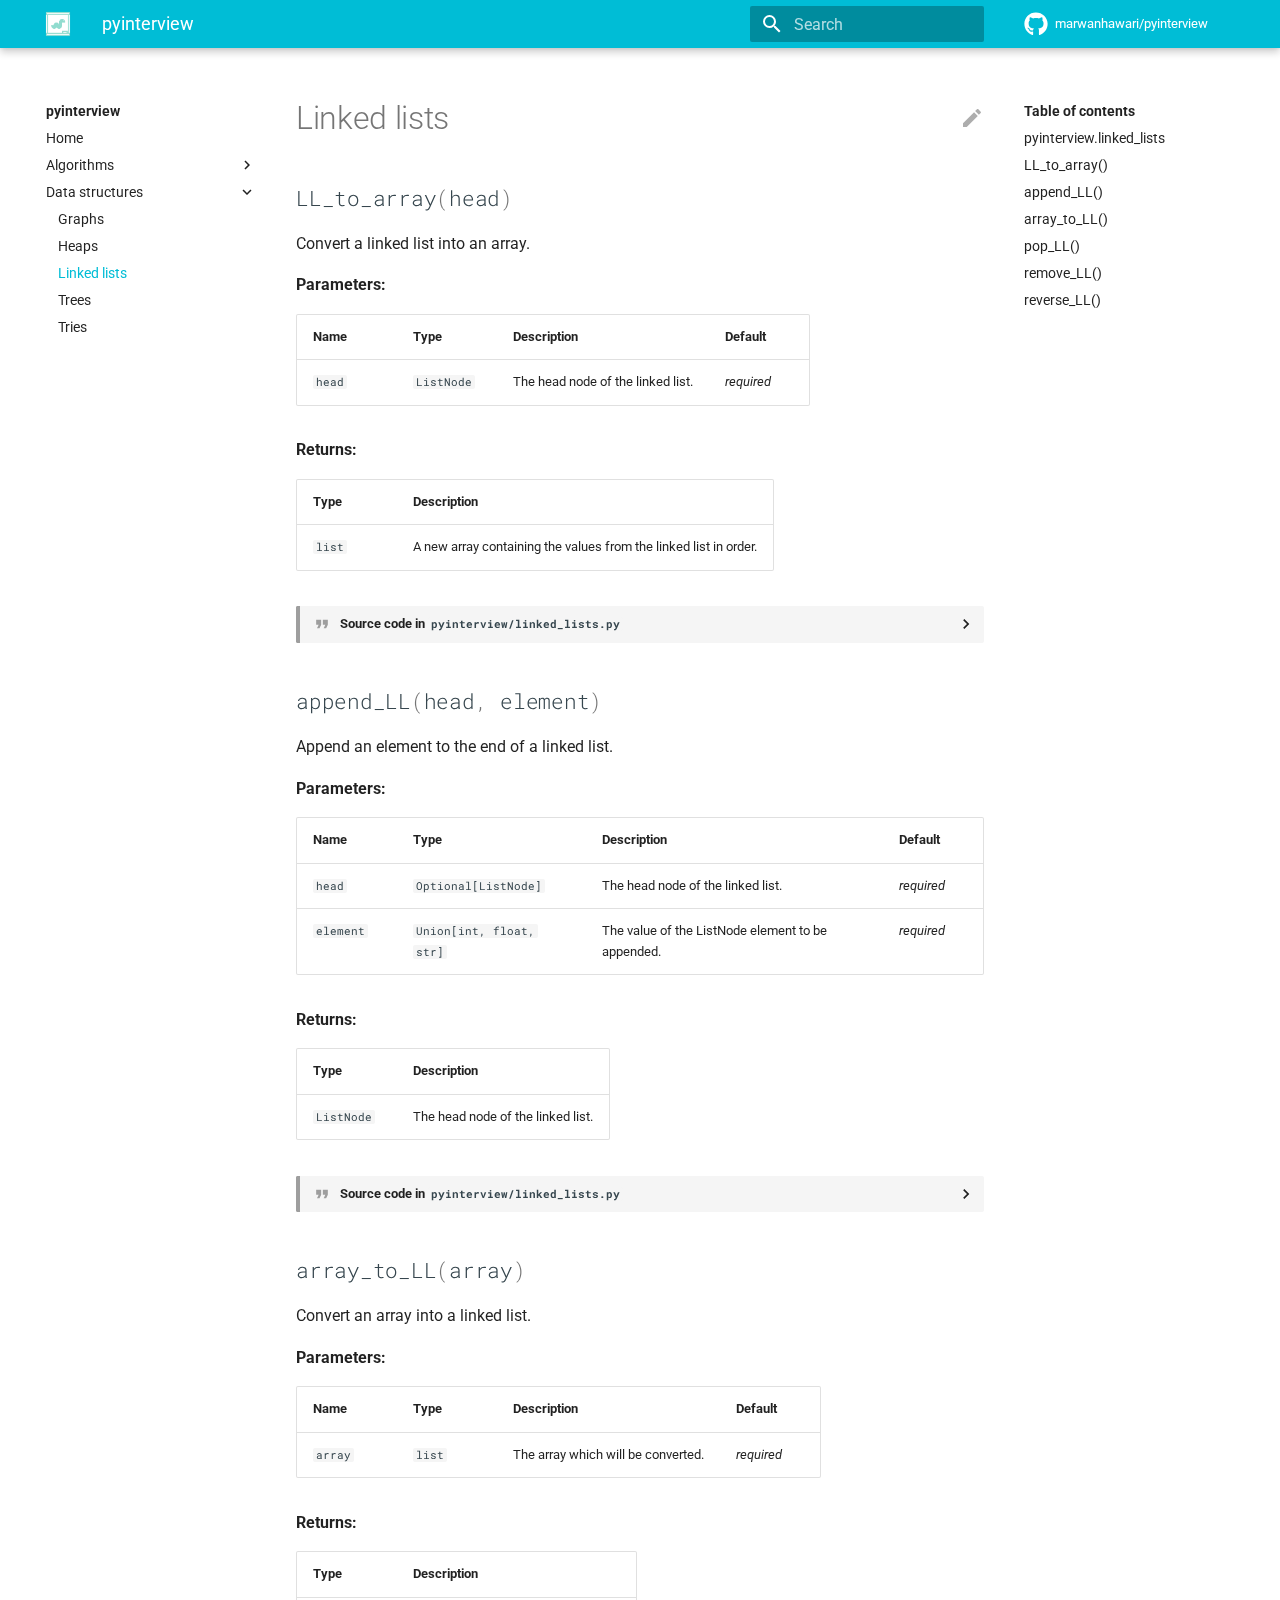
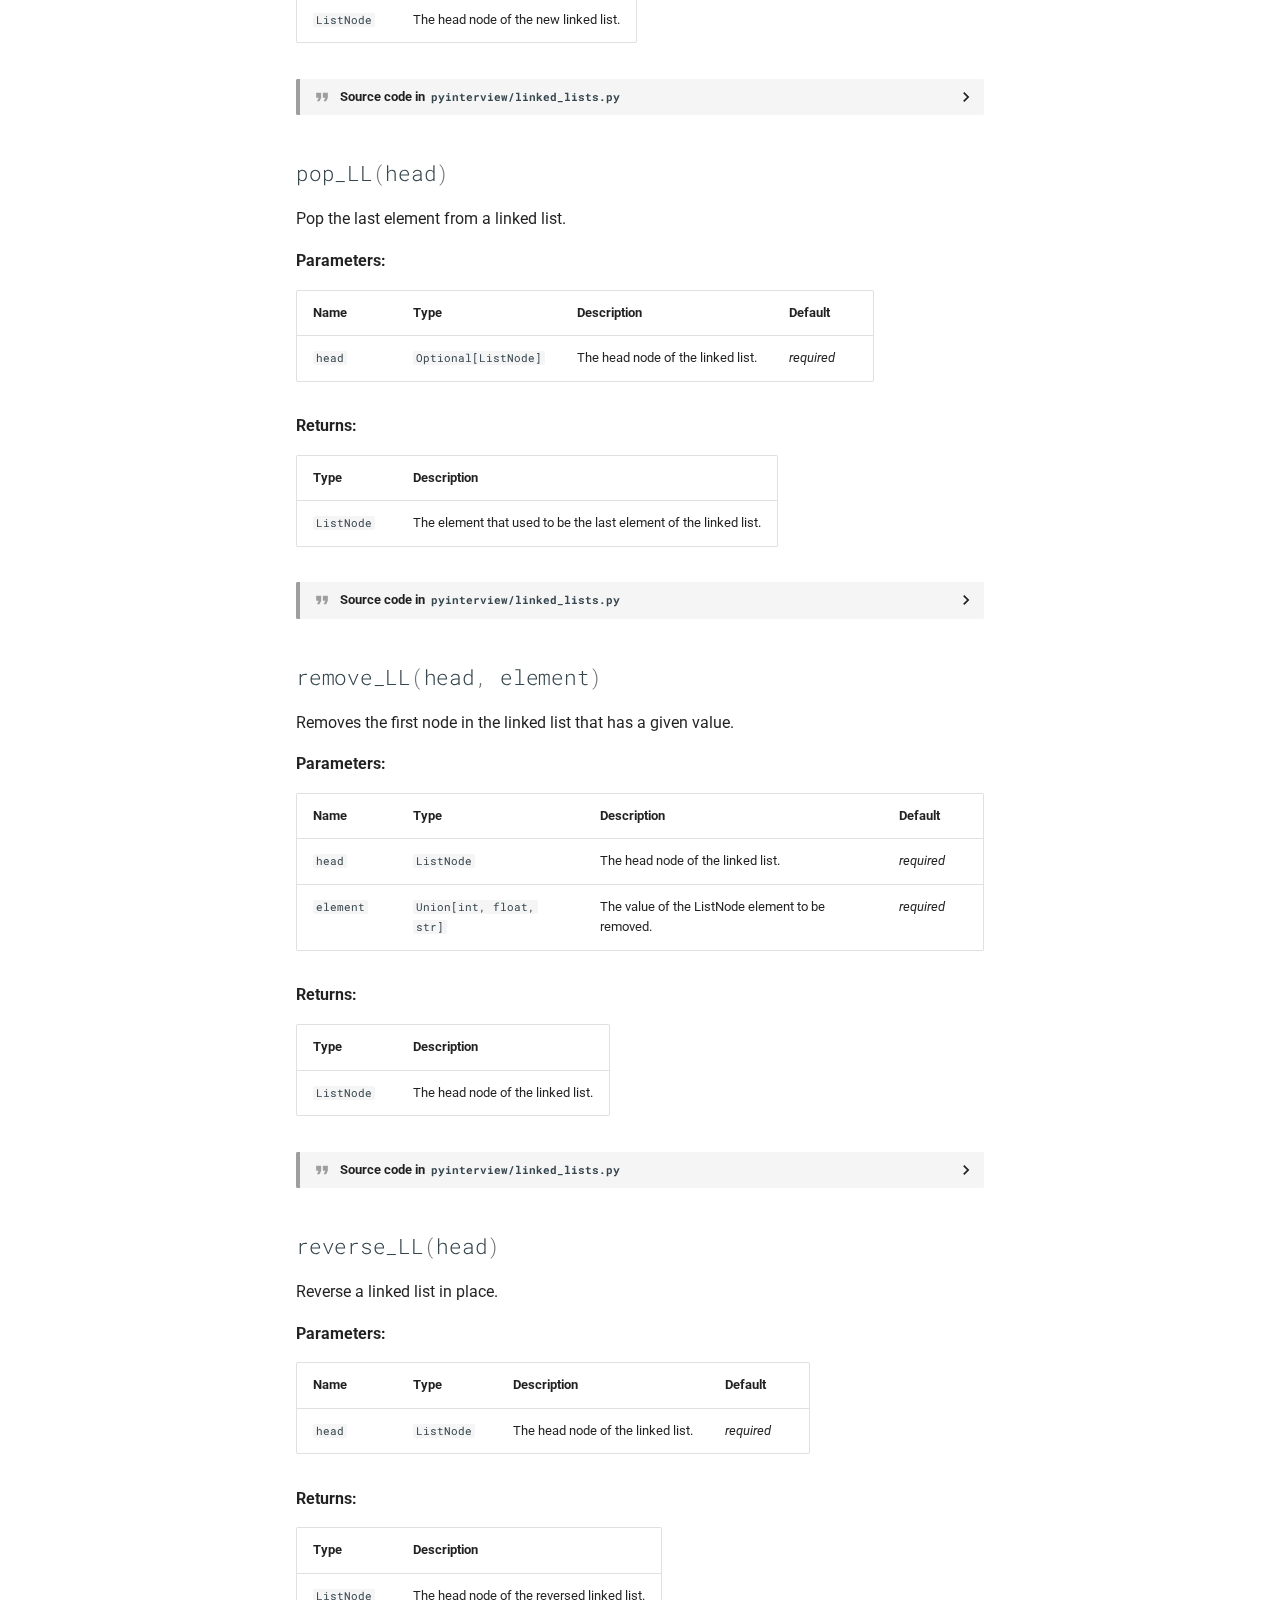
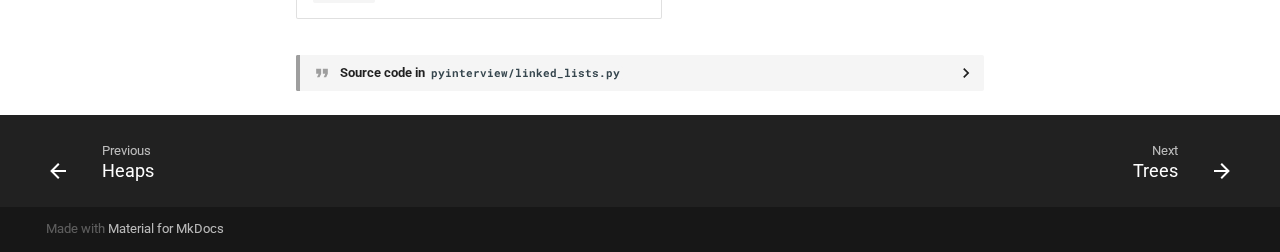
<file: data_structures/linked_lists/index.html>
<!doctype html>
<html lang="en" class="no-js">
  <head>
    
      <meta charset="utf-8">
      <meta name="viewport" content="width=device-width,initial-scale=1">
      
      
      
      
      <link rel="icon" href="../../assets/images/favicon.png">
      <meta name="generator" content="mkdocs-1.2.2, mkdocs-material-7.3.1">
    
    
      
        <title>Linked lists - pyinterview</title>
      
    
    
      <link rel="stylesheet" href="../../assets/stylesheets/main.1c75ef36.min.css">
      
        
        <link rel="stylesheet" href="../../assets/stylesheets/palette.3f5d1f46.min.css">
        
      
    
    
    
      
        
        <link rel="preconnect" href="https://fonts.gstatic.com" crossorigin>
        <link rel="stylesheet" href="https://fonts.googleapis.com/css?family=Roboto:300,400,400i,700%7CRoboto+Mono&display=fallback">
        <style>:root{--md-text-font-family:"Roboto";--md-code-font-family:"Roboto Mono"}</style>
      
    
    
    
      <link rel="stylesheet" href="../../assets/_mkdocstrings.css">
    
      <link rel="stylesheet" href="../../stylesheets/extra.css">
    
    
      


    
    
  </head>
  
  
    
    
      
    
    
    
    
    <body dir="ltr" data-md-color-scheme="default" data-md-color-primary="cyan" data-md-color-accent="">
  
    
    <script>function __prefix(e){return new URL("../..",location).pathname+"."+e}function __get(e,t=localStorage){return JSON.parse(t.getItem(__prefix(e)))}</script>
    
      <script>var palette=__get("__palette");if(null!==palette&&"object"==typeof palette.color)for(var key in palette.color)document.body.setAttribute("data-md-color-"+key,palette.color[key])</script>
    
    <input class="md-toggle" data-md-toggle="drawer" type="checkbox" id="__drawer" autocomplete="off">
    <input class="md-toggle" data-md-toggle="search" type="checkbox" id="__search" autocomplete="off">
    <label class="md-overlay" for="__drawer"></label>
    <div data-md-component="skip">
      
        
        <a href="#linked-lists" class="md-skip">
          Skip to content
        </a>
      
    </div>
    <div data-md-component="announce">
      
    </div>
    
      

<header class="md-header" data-md-component="header">
  <nav class="md-header__inner md-grid" aria-label="Header">
    <a href="../.." title="pyinterview" class="md-header__button md-logo" aria-label="pyinterview" data-md-component="logo">
      
  <img src="../../pyinterview_icon.png" alt="logo">

    </a>
    <label class="md-header__button md-icon" for="__drawer">
      <svg xmlns="http://www.w3.org/2000/svg" viewBox="0 0 24 24"><path d="M3 6h18v2H3V6m0 5h18v2H3v-2m0 5h18v2H3v-2z"/></svg>
    </label>
    <div class="md-header__title" data-md-component="header-title">
      <div class="md-header__ellipsis">
        <div class="md-header__topic">
          <span class="md-ellipsis">
            pyinterview
          </span>
        </div>
        <div class="md-header__topic" data-md-component="header-topic">
          <span class="md-ellipsis">
            
              Linked lists
            
          </span>
        </div>
      </div>
    </div>
    
      <form class="md-header__option" data-md-component="palette">
        
          
          
          <input class="md-option" data-md-color-media="" data-md-color-scheme="default" data-md-color-primary="cyan" data-md-color-accent=""  aria-hidden="true"  type="radio" name="__palette" id="__palette_1">
          
        
      </form>
    
    
    
      <label class="md-header__button md-icon" for="__search">
        <svg xmlns="http://www.w3.org/2000/svg" viewBox="0 0 24 24"><path d="M9.5 3A6.5 6.5 0 0 1 16 9.5c0 1.61-.59 3.09-1.56 4.23l.27.27h.79l5 5-1.5 1.5-5-5v-.79l-.27-.27A6.516 6.516 0 0 1 9.5 16 6.5 6.5 0 0 1 3 9.5 6.5 6.5 0 0 1 9.5 3m0 2C7 5 5 7 5 9.5S7 14 9.5 14 14 12 14 9.5 12 5 9.5 5z"/></svg>
      </label>
      
<div class="md-search" data-md-component="search" role="dialog">
  <label class="md-search__overlay" for="__search"></label>
  <div class="md-search__inner" role="search">
    <form class="md-search__form" name="search">
      <input type="text" class="md-search__input" name="query" aria-label="Search" placeholder="Search" autocapitalize="off" autocorrect="off" autocomplete="off" spellcheck="false" data-md-component="search-query" required>
      <label class="md-search__icon md-icon" for="__search">
        <svg xmlns="http://www.w3.org/2000/svg" viewBox="0 0 24 24"><path d="M9.5 3A6.5 6.5 0 0 1 16 9.5c0 1.61-.59 3.09-1.56 4.23l.27.27h.79l5 5-1.5 1.5-5-5v-.79l-.27-.27A6.516 6.516 0 0 1 9.5 16 6.5 6.5 0 0 1 3 9.5 6.5 6.5 0 0 1 9.5 3m0 2C7 5 5 7 5 9.5S7 14 9.5 14 14 12 14 9.5 12 5 9.5 5z"/></svg>
        <svg xmlns="http://www.w3.org/2000/svg" viewBox="0 0 24 24"><path d="M20 11v2H8l5.5 5.5-1.42 1.42L4.16 12l7.92-7.92L13.5 5.5 8 11h12z"/></svg>
      </label>
      <nav class="md-search__options" aria-label="Search">
        
        <button type="reset" class="md-search__icon md-icon" aria-label="Clear" tabindex="-1">
          <svg xmlns="http://www.w3.org/2000/svg" viewBox="0 0 24 24"><path d="M19 6.41 17.59 5 12 10.59 6.41 5 5 6.41 10.59 12 5 17.59 6.41 19 12 13.41 17.59 19 19 17.59 13.41 12 19 6.41z"/></svg>
        </button>
      </nav>
      
        <div class="md-search__suggest" data-md-component="search-suggest"></div>
      
    </form>
    <div class="md-search__output">
      <div class="md-search__scrollwrap" data-md-scrollfix>
        <div class="md-search-result" data-md-component="search-result">
          <div class="md-search-result__meta">
            Initializing search
          </div>
          <ol class="md-search-result__list"></ol>
        </div>
      </div>
    </div>
  </div>
</div>
    
    
      <div class="md-header__source">
        
<a href="https://github.com/marwanhawari/pyinterview/" title="Go to repository" class="md-source" data-md-component="source">
  <div class="md-source__icon md-icon">
    
    <svg xmlns="http://www.w3.org/2000/svg" viewBox="0 0 496 512"><path d="M165.9 397.4c0 2-2.3 3.6-5.2 3.6-3.3.3-5.6-1.3-5.6-3.6 0-2 2.3-3.6 5.2-3.6 3-.3 5.6 1.3 5.6 3.6zm-31.1-4.5c-.7 2 1.3 4.3 4.3 4.9 2.6 1 5.6 0 6.2-2s-1.3-4.3-4.3-5.2c-2.6-.7-5.5.3-6.2 2.3zm44.2-1.7c-2.9.7-4.9 2.6-4.6 4.9.3 2 2.9 3.3 5.9 2.6 2.9-.7 4.9-2.6 4.6-4.6-.3-1.9-3-3.2-5.9-2.9zM244.8 8C106.1 8 0 113.3 0 252c0 110.9 69.8 205.8 169.5 239.2 12.8 2.3 17.3-5.6 17.3-12.1 0-6.2-.3-40.4-.3-61.4 0 0-70 15-84.7-29.8 0 0-11.4-29.1-27.8-36.6 0 0-22.9-15.7 1.6-15.4 0 0 24.9 2 38.6 25.8 21.9 38.6 58.6 27.5 72.9 20.9 2.3-16 8.8-27.1 16-33.7-55.9-6.2-112.3-14.3-112.3-110.5 0-27.5 7.6-41.3 23.6-58.9-2.6-6.5-11.1-33.3 2.6-67.9 20.9-6.5 69 27 69 27 20-5.6 41.5-8.5 62.8-8.5s42.8 2.9 62.8 8.5c0 0 48.1-33.6 69-27 13.7 34.7 5.2 61.4 2.6 67.9 16 17.7 25.8 31.5 25.8 58.9 0 96.5-58.9 104.2-114.8 110.5 9.2 7.9 17 22.9 17 46.4 0 33.7-.3 75.4-.3 83.6 0 6.5 4.6 14.4 17.3 12.1C428.2 457.8 496 362.9 496 252 496 113.3 383.5 8 244.8 8zM97.2 352.9c-1.3 1-1 3.3.7 5.2 1.6 1.6 3.9 2.3 5.2 1 1.3-1 1-3.3-.7-5.2-1.6-1.6-3.9-2.3-5.2-1zm-10.8-8.1c-.7 1.3.3 2.9 2.3 3.9 1.6 1 3.6.7 4.3-.7.7-1.3-.3-2.9-2.3-3.9-2-.6-3.6-.3-4.3.7zm32.4 35.6c-1.6 1.3-1 4.3 1.3 6.2 2.3 2.3 5.2 2.6 6.5 1 1.3-1.3.7-4.3-1.3-6.2-2.2-2.3-5.2-2.6-6.5-1zm-11.4-14.7c-1.6 1-1.6 3.6 0 5.9 1.6 2.3 4.3 3.3 5.6 2.3 1.6-1.3 1.6-3.9 0-6.2-1.4-2.3-4-3.3-5.6-2z"/></svg>
  </div>
  <div class="md-source__repository">
    marwanhawari/pyinterview
  </div>
</a>
      </div>
    
  </nav>
  
</header>
    
    <div class="md-container" data-md-component="container">
      
      
        
          
        
      
      <main class="md-main" data-md-component="main">
        <div class="md-main__inner md-grid">
          
            
              
              <div class="md-sidebar md-sidebar--primary" data-md-component="sidebar" data-md-type="navigation" >
                <div class="md-sidebar__scrollwrap">
                  <div class="md-sidebar__inner">
                    


<nav class="md-nav md-nav--primary" aria-label="Navigation" data-md-level="0">
  <label class="md-nav__title" for="__drawer">
    <a href="../.." title="pyinterview" class="md-nav__button md-logo" aria-label="pyinterview" data-md-component="logo">
      
  <img src="../../pyinterview_icon.png" alt="logo">

    </a>
    pyinterview
  </label>
  
    <div class="md-nav__source">
      
<a href="https://github.com/marwanhawari/pyinterview/" title="Go to repository" class="md-source" data-md-component="source">
  <div class="md-source__icon md-icon">
    
    <svg xmlns="http://www.w3.org/2000/svg" viewBox="0 0 496 512"><path d="M165.9 397.4c0 2-2.3 3.6-5.2 3.6-3.3.3-5.6-1.3-5.6-3.6 0-2 2.3-3.6 5.2-3.6 3-.3 5.6 1.3 5.6 3.6zm-31.1-4.5c-.7 2 1.3 4.3 4.3 4.9 2.6 1 5.6 0 6.2-2s-1.3-4.3-4.3-5.2c-2.6-.7-5.5.3-6.2 2.3zm44.2-1.7c-2.9.7-4.9 2.6-4.6 4.9.3 2 2.9 3.3 5.9 2.6 2.9-.7 4.9-2.6 4.6-4.6-.3-1.9-3-3.2-5.9-2.9zM244.8 8C106.1 8 0 113.3 0 252c0 110.9 69.8 205.8 169.5 239.2 12.8 2.3 17.3-5.6 17.3-12.1 0-6.2-.3-40.4-.3-61.4 0 0-70 15-84.7-29.8 0 0-11.4-29.1-27.8-36.6 0 0-22.9-15.7 1.6-15.4 0 0 24.9 2 38.6 25.8 21.9 38.6 58.6 27.5 72.9 20.9 2.3-16 8.8-27.1 16-33.7-55.9-6.2-112.3-14.3-112.3-110.5 0-27.5 7.6-41.3 23.6-58.9-2.6-6.5-11.1-33.3 2.6-67.9 20.9-6.5 69 27 69 27 20-5.6 41.5-8.5 62.8-8.5s42.8 2.9 62.8 8.5c0 0 48.1-33.6 69-27 13.7 34.7 5.2 61.4 2.6 67.9 16 17.7 25.8 31.5 25.8 58.9 0 96.5-58.9 104.2-114.8 110.5 9.2 7.9 17 22.9 17 46.4 0 33.7-.3 75.4-.3 83.6 0 6.5 4.6 14.4 17.3 12.1C428.2 457.8 496 362.9 496 252 496 113.3 383.5 8 244.8 8zM97.2 352.9c-1.3 1-1 3.3.7 5.2 1.6 1.6 3.9 2.3 5.2 1 1.3-1 1-3.3-.7-5.2-1.6-1.6-3.9-2.3-5.2-1zm-10.8-8.1c-.7 1.3.3 2.9 2.3 3.9 1.6 1 3.6.7 4.3-.7.7-1.3-.3-2.9-2.3-3.9-2-.6-3.6-.3-4.3.7zm32.4 35.6c-1.6 1.3-1 4.3 1.3 6.2 2.3 2.3 5.2 2.6 6.5 1 1.3-1.3.7-4.3-1.3-6.2-2.2-2.3-5.2-2.6-6.5-1zm-11.4-14.7c-1.6 1-1.6 3.6 0 5.9 1.6 2.3 4.3 3.3 5.6 2.3 1.6-1.3 1.6-3.9 0-6.2-1.4-2.3-4-3.3-5.6-2z"/></svg>
  </div>
  <div class="md-source__repository">
    marwanhawari/pyinterview
  </div>
</a>
    </div>
  
  <ul class="md-nav__list" data-md-scrollfix>
    
      
      
      

  
  
  
    <li class="md-nav__item">
      <a href="../.." class="md-nav__link">
        Home
      </a>
    </li>
  

    
      
      
      

  
  
  
    
    <li class="md-nav__item md-nav__item--nested">
      
      
        <input class="md-nav__toggle md-toggle" data-md-toggle="__nav_2" type="checkbox" id="__nav_2" >
      
      
      
      
        <label class="md-nav__link" for="__nav_2">
          Algorithms
          <span class="md-nav__icon md-icon"></span>
        </label>
      
      <nav class="md-nav" aria-label="Algorithms" data-md-level="1">
        <label class="md-nav__title" for="__nav_2">
          <span class="md-nav__icon md-icon"></span>
          Algorithms
        </label>
        <ul class="md-nav__list" data-md-scrollfix>
          
            
              
  
  
  
    <li class="md-nav__item">
      <a href="../../algorithms/searching/" class="md-nav__link">
        Searching
      </a>
    </li>
  

            
          
            
              
  
  
  
    <li class="md-nav__item">
      <a href="../../algorithms/sorting/" class="md-nav__link">
        Sorting
      </a>
    </li>
  

            
          
        </ul>
      </nav>
    </li>
  

    
      
      
      

  
  
    
  
  
    
    <li class="md-nav__item md-nav__item--active md-nav__item--nested">
      
      
        <input class="md-nav__toggle md-toggle" data-md-toggle="__nav_3" type="checkbox" id="__nav_3" checked>
      
      
      
      
        <label class="md-nav__link" for="__nav_3">
          Data structures
          <span class="md-nav__icon md-icon"></span>
        </label>
      
      <nav class="md-nav" aria-label="Data structures" data-md-level="1">
        <label class="md-nav__title" for="__nav_3">
          <span class="md-nav__icon md-icon"></span>
          Data structures
        </label>
        <ul class="md-nav__list" data-md-scrollfix>
          
            
              
  
  
  
    <li class="md-nav__item">
      <a href="../graphs/" class="md-nav__link">
        Graphs
      </a>
    </li>
  

            
          
            
              
  
  
  
    <li class="md-nav__item">
      <a href="../heaps/" class="md-nav__link">
        Heaps
      </a>
    </li>
  

            
          
            
              
  
  
    
  
  
    <li class="md-nav__item md-nav__item--active">
      
      <input class="md-nav__toggle md-toggle" data-md-toggle="toc" type="checkbox" id="__toc">
      
      
        
      
      
        <label class="md-nav__link md-nav__link--active" for="__toc">
          Linked lists
          <span class="md-nav__icon md-icon"></span>
        </label>
      
      <a href="./" class="md-nav__link md-nav__link--active">
        Linked lists
      </a>
      
        
<nav class="md-nav md-nav--secondary" aria-label="Table of contents">
  
  
  
    
  
  
    <label class="md-nav__title" for="__toc">
      <span class="md-nav__icon md-icon"></span>
      Table of contents
    </label>
    <ul class="md-nav__list" data-md-component="toc" data-md-scrollfix>
      
        <li class="md-nav__item">
  <a href="#pyinterview.linked_lists" class="md-nav__link">
    pyinterview.linked_lists
  </a>
  
</li>
      
        <li class="md-nav__item">
  <a href="#pyinterview.linked_lists.LL_to_array" class="md-nav__link">
    LL_to_array()
  </a>
  
</li>
      
        <li class="md-nav__item">
  <a href="#pyinterview.linked_lists.append_LL" class="md-nav__link">
    append_LL()
  </a>
  
</li>
      
        <li class="md-nav__item">
  <a href="#pyinterview.linked_lists.array_to_LL" class="md-nav__link">
    array_to_LL()
  </a>
  
</li>
      
        <li class="md-nav__item">
  <a href="#pyinterview.linked_lists.pop_LL" class="md-nav__link">
    pop_LL()
  </a>
  
</li>
      
        <li class="md-nav__item">
  <a href="#pyinterview.linked_lists.remove_LL" class="md-nav__link">
    remove_LL()
  </a>
  
</li>
      
        <li class="md-nav__item">
  <a href="#pyinterview.linked_lists.reverse_LL" class="md-nav__link">
    reverse_LL()
  </a>
  
</li>
      
    </ul>
  
</nav>
      
    </li>
  

            
          
            
              
  
  
  
    <li class="md-nav__item">
      <a href="../trees/" class="md-nav__link">
        Trees
      </a>
    </li>
  

            
          
            
              
  
  
  
    <li class="md-nav__item">
      <a href="../tries/" class="md-nav__link">
        Tries
      </a>
    </li>
  

            
          
        </ul>
      </nav>
    </li>
  

    
  </ul>
</nav>
                  </div>
                </div>
              </div>
            
            
              
              <div class="md-sidebar md-sidebar--secondary" data-md-component="sidebar" data-md-type="toc" >
                <div class="md-sidebar__scrollwrap">
                  <div class="md-sidebar__inner">
                    
<nav class="md-nav md-nav--secondary" aria-label="Table of contents">
  
  
  
    
  
  
    <label class="md-nav__title" for="__toc">
      <span class="md-nav__icon md-icon"></span>
      Table of contents
    </label>
    <ul class="md-nav__list" data-md-component="toc" data-md-scrollfix>
      
        <li class="md-nav__item">
  <a href="#pyinterview.linked_lists" class="md-nav__link">
    pyinterview.linked_lists
  </a>
  
</li>
      
        <li class="md-nav__item">
  <a href="#pyinterview.linked_lists.LL_to_array" class="md-nav__link">
    LL_to_array()
  </a>
  
</li>
      
        <li class="md-nav__item">
  <a href="#pyinterview.linked_lists.append_LL" class="md-nav__link">
    append_LL()
  </a>
  
</li>
      
        <li class="md-nav__item">
  <a href="#pyinterview.linked_lists.array_to_LL" class="md-nav__link">
    array_to_LL()
  </a>
  
</li>
      
        <li class="md-nav__item">
  <a href="#pyinterview.linked_lists.pop_LL" class="md-nav__link">
    pop_LL()
  </a>
  
</li>
      
        <li class="md-nav__item">
  <a href="#pyinterview.linked_lists.remove_LL" class="md-nav__link">
    remove_LL()
  </a>
  
</li>
      
        <li class="md-nav__item">
  <a href="#pyinterview.linked_lists.reverse_LL" class="md-nav__link">
    reverse_LL()
  </a>
  
</li>
      
    </ul>
  
</nav>
                  </div>
                </div>
              </div>
            
          
          <div class="md-content" data-md-component="content">
            <article class="md-content__inner md-typeset">
              
                
                  <a href="https://github.com/marwanhawari/pyinterview/edit/master/docs/data_structures/linked_lists.md" title="Edit this page" class="md-content__button md-icon">
                    <svg xmlns="http://www.w3.org/2000/svg" viewBox="0 0 24 24"><path d="M20.71 7.04c.39-.39.39-1.04 0-1.41l-2.34-2.34c-.37-.39-1.02-.39-1.41 0l-1.84 1.83 3.75 3.75M3 17.25V21h3.75L17.81 9.93l-3.75-3.75L3 17.25z"/></svg>
                  </a>
                
                
                <h1 id="linked-lists">Linked lists<a class="headerlink" href="#linked-lists" title="Permanent link">&para;</a></h1>


  <div class="doc doc-object doc-module">

<a id="pyinterview.linked_lists"></a>
    <div class="doc doc-contents first">




  <div class="doc doc-children">









  <div class="doc doc-object doc-function">



<h2 id="pyinterview.linked_lists.LL_to_array" class="doc doc-heading">
<code class="highlight language-python"><span class="n">LL_to_array</span><span class="p">(</span><span class="n">head</span><span class="p">)</span></code>


<a href="#pyinterview.linked_lists.LL_to_array" class="headerlink" title="Permanent link">&para;</a></h2>

    <div class="doc doc-contents ">

      <p>Convert a linked list into an array.</p>

<p><strong>Parameters:</strong></p>
<table>
  <thead>
    <tr>
      <th>Name</th>
      <th>Type</th>
      <th>Description</th>
      <th>Default</th>
    </tr>
  </thead>
  <tbody>
      <tr>
        <td><code>head</code></td>
        <td><code>ListNode</code></td>
        <td><p>The head node of the linked list.</p></td>
        <td><em>required</em></td>
      </tr>
  </tbody>
</table>
<p><strong>Returns:</strong></p>
<table>
  <thead>
    <tr>
      <th>Type</th>
      <th>Description</th>
    </tr>
  </thead>
  <tbody>
    <tr>
      <td><code>list</code></td>
      <td><p>A new array containing the values from the linked list in order.</p></td>
    </tr>
  </tbody>
</table>
        <details class="quote">
          <summary>Source code in <code>pyinterview/linked_lists.py</code></summary>
          <div class="highlight"><pre><span></span><code><span class="k">def</span> <span class="nf">LL_to_array</span><span class="p">(</span><span class="n">head</span><span class="p">:</span> <span class="n">ListNode</span><span class="p">)</span> <span class="o">-&gt;</span> <span class="nb">list</span><span class="p">:</span>
    <span class="sd">&quot;&quot;&quot;Convert a linked list into an array.</span>

<span class="sd">    Args:</span>
<span class="sd">        head (ListNode): The head node of the linked list.</span>

<span class="sd">    Returns:</span>
<span class="sd">        list: A new array containing the values from the linked list in order.</span>
<span class="sd">    &quot;&quot;&quot;</span>

    <span class="k">if</span> <span class="n">head</span> <span class="ow">is</span> <span class="kc">None</span><span class="p">:</span>
        <span class="k">return</span> <span class="p">[]</span>

    <span class="n">itr</span> <span class="o">=</span> <span class="n">head</span>
    <span class="n">result</span> <span class="o">=</span> <span class="p">[]</span>
    <span class="k">while</span> <span class="n">itr</span><span class="p">:</span>
        <span class="n">result</span><span class="o">.</span><span class="n">append</span><span class="p">(</span><span class="n">itr</span><span class="o">.</span><span class="n">val</span><span class="p">)</span>
        <span class="n">itr</span> <span class="o">=</span> <span class="n">itr</span><span class="o">.</span><span class="n">next</span>

    <span class="k">return</span> <span class="n">result</span>
</code></pre></div>
        </details>
    </div>

  </div>



  <div class="doc doc-object doc-function">



<h2 id="pyinterview.linked_lists.append_LL" class="doc doc-heading">
<code class="highlight language-python"><span class="n">append_LL</span><span class="p">(</span><span class="n">head</span><span class="p">,</span> <span class="n">element</span><span class="p">)</span></code>


<a href="#pyinterview.linked_lists.append_LL" class="headerlink" title="Permanent link">&para;</a></h2>

    <div class="doc doc-contents ">

      <p>Append an element to the end of a linked list.</p>

<p><strong>Parameters:</strong></p>
<table>
  <thead>
    <tr>
      <th>Name</th>
      <th>Type</th>
      <th>Description</th>
      <th>Default</th>
    </tr>
  </thead>
  <tbody>
      <tr>
        <td><code>head</code></td>
        <td><code>Optional[ListNode]</code></td>
        <td><p>The head node of the linked list.</p></td>
        <td><em>required</em></td>
      </tr>
      <tr>
        <td><code>element</code></td>
        <td><code>Union[int, float, str]</code></td>
        <td><p>The value of the ListNode element         to be appended.</p></td>
        <td><em>required</em></td>
      </tr>
  </tbody>
</table>
<p><strong>Returns:</strong></p>
<table>
  <thead>
    <tr>
      <th>Type</th>
      <th>Description</th>
    </tr>
  </thead>
  <tbody>
    <tr>
      <td><code>ListNode</code></td>
      <td><p>The head node of the linked list.</p></td>
    </tr>
  </tbody>
</table>
        <details class="quote">
          <summary>Source code in <code>pyinterview/linked_lists.py</code></summary>
          <div class="highlight"><pre><span></span><code><span class="k">def</span> <span class="nf">append_LL</span><span class="p">(</span><span class="n">head</span><span class="p">:</span> <span class="n">ListNode</span><span class="p">,</span> <span class="n">element</span><span class="p">:</span> <span class="n">Union</span><span class="p">[</span><span class="nb">int</span><span class="p">,</span> <span class="nb">float</span><span class="p">,</span> <span class="nb">str</span><span class="p">])</span> <span class="o">-&gt;</span> <span class="n">Optional</span><span class="p">[</span><span class="n">ListNode</span><span class="p">]:</span>
    <span class="sd">&quot;&quot;&quot;Append an element to the end of a linked list.</span>

<span class="sd">    Args:</span>
<span class="sd">        head (Optional[ListNode]): The head node of the linked list.</span>
<span class="sd">        element (Union[int, float, str]): The value of the ListNode element \</span>
<span class="sd">        to be appended.</span>

<span class="sd">    Returns:</span>
<span class="sd">        ListNode: The head node of the linked list.</span>
<span class="sd">    &quot;&quot;&quot;</span>
    <span class="k">if</span> <span class="n">head</span> <span class="ow">is</span> <span class="kc">None</span><span class="p">:</span>
        <span class="nb">print</span><span class="p">(</span><span class="s2">&quot;Linked List is empty!&quot;</span><span class="p">)</span>
    <span class="k">else</span><span class="p">:</span>
        <span class="n">itr</span> <span class="o">=</span> <span class="n">head</span>
        <span class="k">while</span> <span class="n">itr</span><span class="o">.</span><span class="n">next</span><span class="p">:</span>
            <span class="n">itr</span> <span class="o">=</span> <span class="n">itr</span><span class="o">.</span><span class="n">next</span>
        <span class="n">itr</span><span class="o">.</span><span class="n">next</span> <span class="o">=</span> <span class="n">ListNode</span><span class="p">(</span><span class="n">element</span><span class="p">)</span>

    <span class="k">return</span> <span class="n">head</span>
</code></pre></div>
        </details>
    </div>

  </div>



  <div class="doc doc-object doc-function">



<h2 id="pyinterview.linked_lists.array_to_LL" class="doc doc-heading">
<code class="highlight language-python"><span class="n">array_to_LL</span><span class="p">(</span><span class="n">array</span><span class="p">)</span></code>


<a href="#pyinterview.linked_lists.array_to_LL" class="headerlink" title="Permanent link">&para;</a></h2>

    <div class="doc doc-contents ">

      <p>Convert an array into a linked list.</p>

<p><strong>Parameters:</strong></p>
<table>
  <thead>
    <tr>
      <th>Name</th>
      <th>Type</th>
      <th>Description</th>
      <th>Default</th>
    </tr>
  </thead>
  <tbody>
      <tr>
        <td><code>array</code></td>
        <td><code>list</code></td>
        <td><p>The array which will be converted.</p></td>
        <td><em>required</em></td>
      </tr>
  </tbody>
</table>
<p><strong>Returns:</strong></p>
<table>
  <thead>
    <tr>
      <th>Type</th>
      <th>Description</th>
    </tr>
  </thead>
  <tbody>
    <tr>
      <td><code>ListNode</code></td>
      <td><p>The head node of the new linked list.</p></td>
    </tr>
  </tbody>
</table>
        <details class="quote">
          <summary>Source code in <code>pyinterview/linked_lists.py</code></summary>
          <div class="highlight"><pre><span></span><code><span class="k">def</span> <span class="nf">array_to_LL</span><span class="p">(</span><span class="n">array</span><span class="p">:</span> <span class="nb">list</span><span class="p">)</span> <span class="o">-&gt;</span> <span class="n">ListNode</span><span class="p">:</span>
    <span class="sd">&quot;&quot;&quot;Convert an array into a linked list.</span>

<span class="sd">    Args:</span>
<span class="sd">        array (list): The array which will be converted.</span>

<span class="sd">    Returns:</span>
<span class="sd">        ListNode: The head node of the new linked list.</span>
<span class="sd">    &quot;&quot;&quot;</span>
    <span class="k">return</span> <span class="n">ListNode</span><span class="p">(</span><span class="mi">0</span><span class="p">)</span>
</code></pre></div>
        </details>
    </div>

  </div>



  <div class="doc doc-object doc-function">



<h2 id="pyinterview.linked_lists.pop_LL" class="doc doc-heading">
<code class="highlight language-python"><span class="n">pop_LL</span><span class="p">(</span><span class="n">head</span><span class="p">)</span></code>


<a href="#pyinterview.linked_lists.pop_LL" class="headerlink" title="Permanent link">&para;</a></h2>

    <div class="doc doc-contents ">

      <p>Pop the last element from a linked list.</p>

<p><strong>Parameters:</strong></p>
<table>
  <thead>
    <tr>
      <th>Name</th>
      <th>Type</th>
      <th>Description</th>
      <th>Default</th>
    </tr>
  </thead>
  <tbody>
      <tr>
        <td><code>head</code></td>
        <td><code>Optional[ListNode]</code></td>
        <td><p>The head node of the linked list.</p></td>
        <td><em>required</em></td>
      </tr>
  </tbody>
</table>
<p><strong>Returns:</strong></p>
<table>
  <thead>
    <tr>
      <th>Type</th>
      <th>Description</th>
    </tr>
  </thead>
  <tbody>
    <tr>
      <td><code>ListNode</code></td>
      <td><p>The element that used to be the last element of the linked list.</p></td>
    </tr>
  </tbody>
</table>
        <details class="quote">
          <summary>Source code in <code>pyinterview/linked_lists.py</code></summary>
          <div class="highlight"><pre><span></span><code><span class="k">def</span> <span class="nf">pop_LL</span><span class="p">(</span><span class="n">head</span><span class="p">:</span> <span class="n">ListNode</span><span class="p">)</span> <span class="o">-&gt;</span> <span class="n">Optional</span><span class="p">[</span><span class="n">ListNode</span><span class="p">]:</span>
    <span class="sd">&quot;&quot;&quot;Pop the last element from a linked list.</span>

<span class="sd">    Args:</span>
<span class="sd">        head (Optional[ListNode]): The head node of the linked list.</span>

<span class="sd">    Returns:</span>
<span class="sd">        ListNode: The element that used to be the last element of the linked list.</span>
<span class="sd">    &quot;&quot;&quot;</span>
    <span class="k">if</span> <span class="n">head</span> <span class="ow">is</span> <span class="kc">None</span><span class="p">:</span>
        <span class="nb">print</span><span class="p">(</span><span class="s2">&quot;Linked List is empty!&quot;</span><span class="p">)</span>
    <span class="k">elif</span> <span class="n">head</span><span class="o">.</span><span class="n">next</span> <span class="ow">is</span> <span class="kc">None</span><span class="p">:</span>
        <span class="nb">print</span><span class="p">(</span><span class="s2">&quot;Linked List only contains one node!&quot;</span><span class="p">)</span>
    <span class="k">else</span><span class="p">:</span>
        <span class="n">itr</span> <span class="o">=</span> <span class="n">head</span>
        <span class="k">while</span> <span class="n">itr</span><span class="o">.</span><span class="n">next</span><span class="o">.</span><span class="n">next</span><span class="p">:</span>
            <span class="n">itr</span> <span class="o">=</span> <span class="n">itr</span><span class="o">.</span><span class="n">next</span>
        <span class="n">popped</span> <span class="o">=</span> <span class="n">itr</span><span class="o">.</span><span class="n">next</span>
        <span class="n">itr</span><span class="o">.</span><span class="n">next</span> <span class="o">=</span> <span class="kc">None</span>

        <span class="k">return</span> <span class="n">popped</span>
</code></pre></div>
        </details>
    </div>

  </div>



  <div class="doc doc-object doc-function">



<h2 id="pyinterview.linked_lists.remove_LL" class="doc doc-heading">
<code class="highlight language-python"><span class="n">remove_LL</span><span class="p">(</span><span class="n">head</span><span class="p">,</span> <span class="n">element</span><span class="p">)</span></code>


<a href="#pyinterview.linked_lists.remove_LL" class="headerlink" title="Permanent link">&para;</a></h2>

    <div class="doc doc-contents ">

      <p>Removes the first node in the linked list that has a given value.</p>

<p><strong>Parameters:</strong></p>
<table>
  <thead>
    <tr>
      <th>Name</th>
      <th>Type</th>
      <th>Description</th>
      <th>Default</th>
    </tr>
  </thead>
  <tbody>
      <tr>
        <td><code>head</code></td>
        <td><code>ListNode</code></td>
        <td><p>The head node of the linked list.</p></td>
        <td><em>required</em></td>
      </tr>
      <tr>
        <td><code>element</code></td>
        <td><code>Union[int, float, str]</code></td>
        <td><p>The value of the ListNode element         to be removed.</p></td>
        <td><em>required</em></td>
      </tr>
  </tbody>
</table>
<p><strong>Returns:</strong></p>
<table>
  <thead>
    <tr>
      <th>Type</th>
      <th>Description</th>
    </tr>
  </thead>
  <tbody>
    <tr>
      <td><code>ListNode</code></td>
      <td><p>The head node of the linked list.</p></td>
    </tr>
  </tbody>
</table>
        <details class="quote">
          <summary>Source code in <code>pyinterview/linked_lists.py</code></summary>
          <div class="highlight"><pre><span></span><code><span class="k">def</span> <span class="nf">remove_LL</span><span class="p">(</span><span class="n">head</span><span class="p">:</span> <span class="n">ListNode</span><span class="p">,</span> <span class="n">element</span><span class="p">:</span> <span class="n">Union</span><span class="p">[</span><span class="nb">int</span><span class="p">,</span> <span class="nb">float</span><span class="p">,</span> <span class="nb">str</span><span class="p">])</span> <span class="o">-&gt;</span> <span class="n">ListNode</span><span class="p">:</span>
    <span class="sd">&quot;&quot;&quot;Removes the first node in the linked list that has a given value.</span>

<span class="sd">    Args:</span>
<span class="sd">        head (ListNode): The head node of the linked list.</span>
<span class="sd">        element (Union[int, float, str]): The value of the ListNode element \</span>
<span class="sd">        to be removed.</span>

<span class="sd">    Returns:</span>
<span class="sd">        ListNode: The head node of the linked list.</span>
<span class="sd">    &quot;&quot;&quot;</span>
    <span class="k">return</span> <span class="n">ListNode</span><span class="p">(</span><span class="mi">0</span><span class="p">)</span>
</code></pre></div>
        </details>
    </div>

  </div>



  <div class="doc doc-object doc-function">



<h2 id="pyinterview.linked_lists.reverse_LL" class="doc doc-heading">
<code class="highlight language-python"><span class="n">reverse_LL</span><span class="p">(</span><span class="n">head</span><span class="p">)</span></code>


<a href="#pyinterview.linked_lists.reverse_LL" class="headerlink" title="Permanent link">&para;</a></h2>

    <div class="doc doc-contents ">

      <p>Reverse a linked list in place.</p>

<p><strong>Parameters:</strong></p>
<table>
  <thead>
    <tr>
      <th>Name</th>
      <th>Type</th>
      <th>Description</th>
      <th>Default</th>
    </tr>
  </thead>
  <tbody>
      <tr>
        <td><code>head</code></td>
        <td><code>ListNode</code></td>
        <td><p>The head node of the linked list.</p></td>
        <td><em>required</em></td>
      </tr>
  </tbody>
</table>
<p><strong>Returns:</strong></p>
<table>
  <thead>
    <tr>
      <th>Type</th>
      <th>Description</th>
    </tr>
  </thead>
  <tbody>
    <tr>
      <td><code>ListNode</code></td>
      <td><p>The head node of the reversed linked list.</p></td>
    </tr>
  </tbody>
</table>
        <details class="quote">
          <summary>Source code in <code>pyinterview/linked_lists.py</code></summary>
          <div class="highlight"><pre><span></span><code><span class="k">def</span> <span class="nf">reverse_LL</span><span class="p">(</span><span class="n">head</span><span class="p">:</span> <span class="n">ListNode</span><span class="p">)</span> <span class="o">-&gt;</span> <span class="n">ListNode</span><span class="p">:</span>
    <span class="sd">&quot;&quot;&quot;Reverse a linked list in place.</span>

<span class="sd">    Args:</span>
<span class="sd">        head (ListNode): The head node of the linked list.</span>

<span class="sd">    Returns:</span>
<span class="sd">        ListNode: The head node of the reversed linked list.</span>
<span class="sd">    &quot;&quot;&quot;</span>
    <span class="n">itr</span> <span class="o">=</span> <span class="n">head</span>
    <span class="n">prev</span> <span class="o">=</span> <span class="kc">None</span>

    <span class="k">while</span> <span class="n">itr</span><span class="p">:</span>
        <span class="nb">next</span> <span class="o">=</span> <span class="n">itr</span><span class="o">.</span><span class="n">next</span>
        <span class="n">itr</span><span class="o">.</span><span class="n">next</span> <span class="o">=</span> <span class="n">prev</span>
        <span class="n">prev</span> <span class="o">=</span> <span class="n">itr</span>
        <span class="n">itr</span> <span class="o">=</span> <span class="nb">next</span>

    <span class="k">return</span> <span class="n">prev</span>
</code></pre></div>
        </details>
    </div>

  </div>






  </div>

    </div>

  </div>
                
              
              
                


              
            </article>
          </div>
        </div>
        
      </main>
      
        
<footer class="md-footer">
  
    <nav class="md-footer__inner md-grid" aria-label="Footer">
      
        
        <a href="../heaps/" class="md-footer__link md-footer__link--prev" aria-label="Previous: Heaps" rel="prev">
          <div class="md-footer__button md-icon">
            <svg xmlns="http://www.w3.org/2000/svg" viewBox="0 0 24 24"><path d="M20 11v2H8l5.5 5.5-1.42 1.42L4.16 12l7.92-7.92L13.5 5.5 8 11h12z"/></svg>
          </div>
          <div class="md-footer__title">
            <div class="md-ellipsis">
              <span class="md-footer__direction">
                Previous
              </span>
              Heaps
            </div>
          </div>
        </a>
      
      
        
        <a href="../trees/" class="md-footer__link md-footer__link--next" aria-label="Next: Trees" rel="next">
          <div class="md-footer__title">
            <div class="md-ellipsis">
              <span class="md-footer__direction">
                Next
              </span>
              Trees
            </div>
          </div>
          <div class="md-footer__button md-icon">
            <svg xmlns="http://www.w3.org/2000/svg" viewBox="0 0 24 24"><path d="M4 11v2h12l-5.5 5.5 1.42 1.42L19.84 12l-7.92-7.92L10.5 5.5 16 11H4z"/></svg>
          </div>
        </a>
      
    </nav>
  
  <div class="md-footer-meta md-typeset">
    <div class="md-footer-meta__inner md-grid">
      <div class="md-footer-copyright">
        
        
          Made with
          <a href="https://squidfunk.github.io/mkdocs-material/" target="_blank" rel="noopener">
            Material for MkDocs
          </a>
        
        
      </div>
      
    </div>
  </div>
</footer>
      
    </div>
    <div class="md-dialog" data-md-component="dialog">
      <div class="md-dialog__inner md-typeset"></div>
    </div>
    <script id="__config" type="application/json">{"base": "../..", "features": ["search.suggest", "search.highlight"], "translations": {"clipboard.copy": "Copy to clipboard", "clipboard.copied": "Copied to clipboard", "search.config.lang": "en", "search.config.pipeline": "trimmer, stopWordFilter", "search.config.separator": "[\\s\\-]+", "search.placeholder": "Search", "search.result.placeholder": "Type to start searching", "search.result.none": "No matching documents", "search.result.one": "1 matching document", "search.result.other": "# matching documents", "search.result.more.one": "1 more on this page", "search.result.more.other": "# more on this page", "search.result.term.missing": "Missing", "select.version.title": "Select version"}, "search": "../../assets/javascripts/workers/search.e99e714c.min.js", "version": null}</script>
    
    
      <script src="../../assets/javascripts/bundle.c7d1b464.min.js"></script>
      
    
  </body>
</html>
</file>
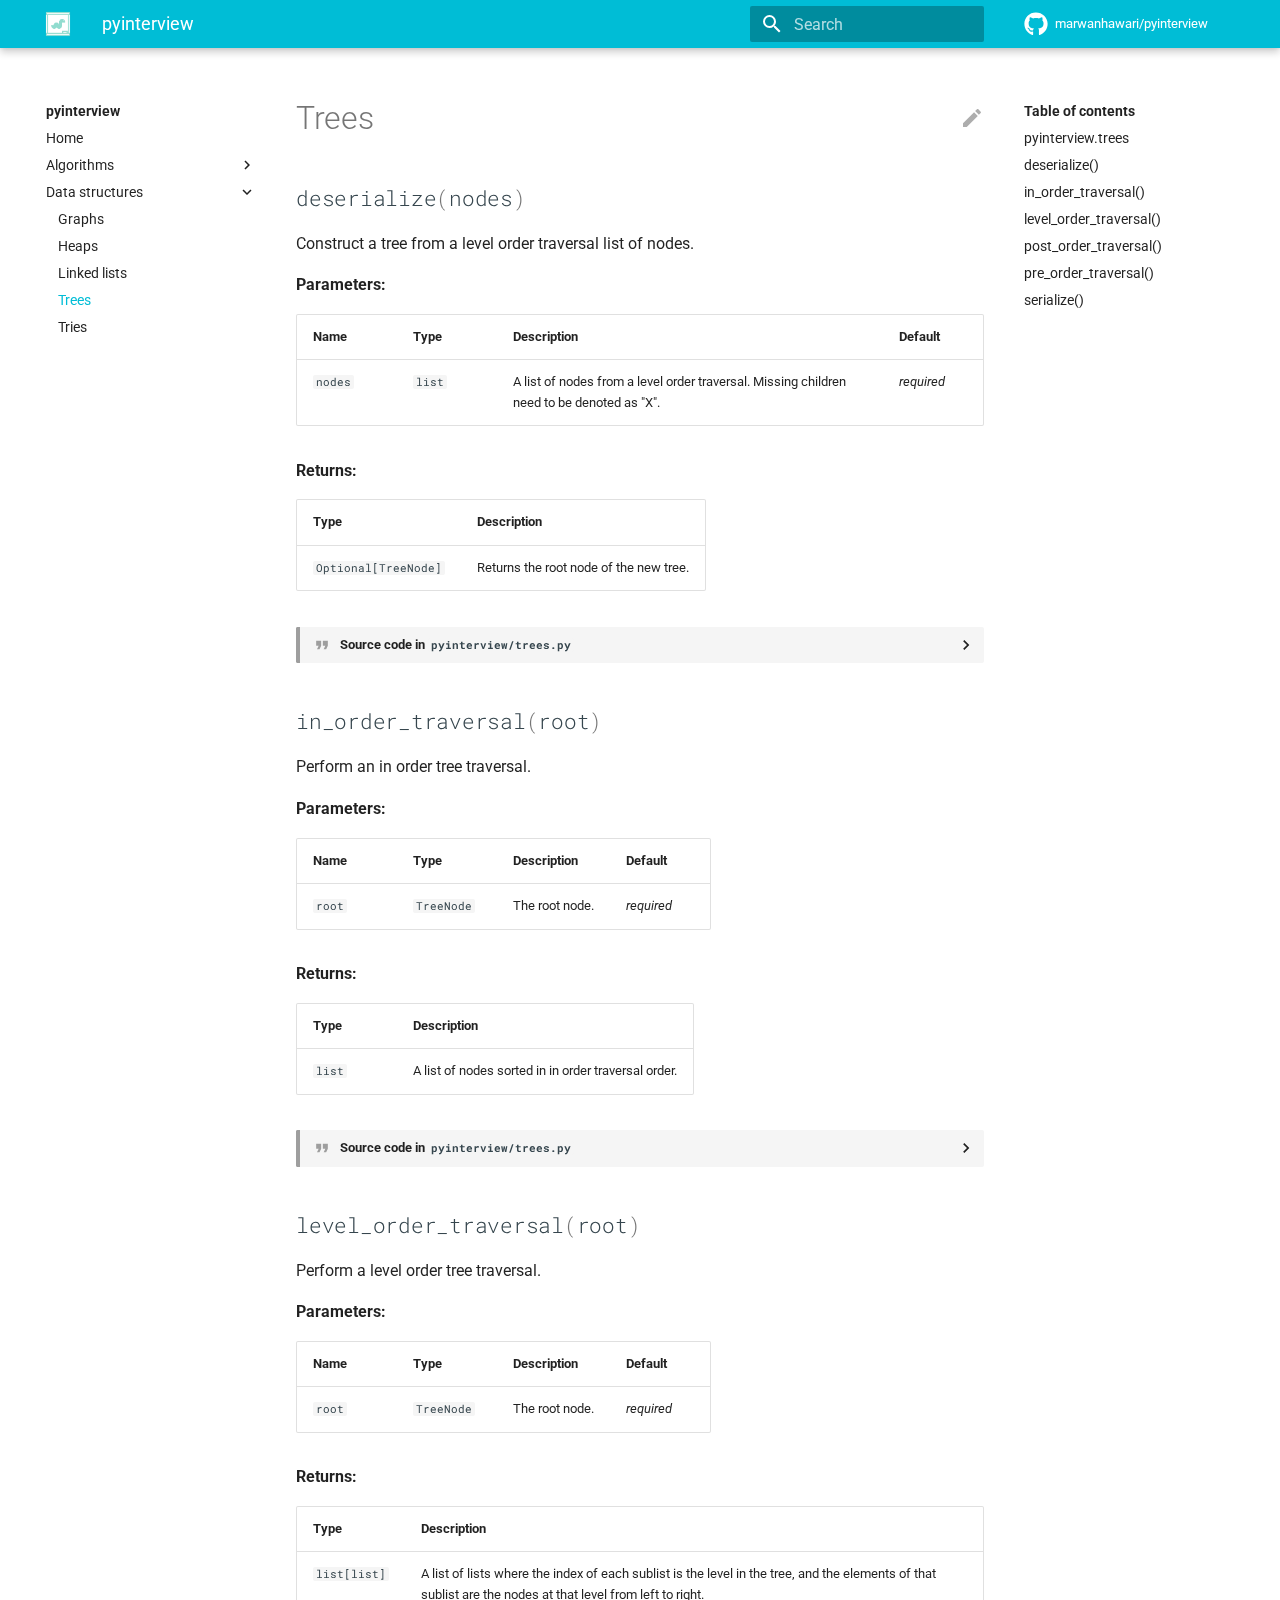
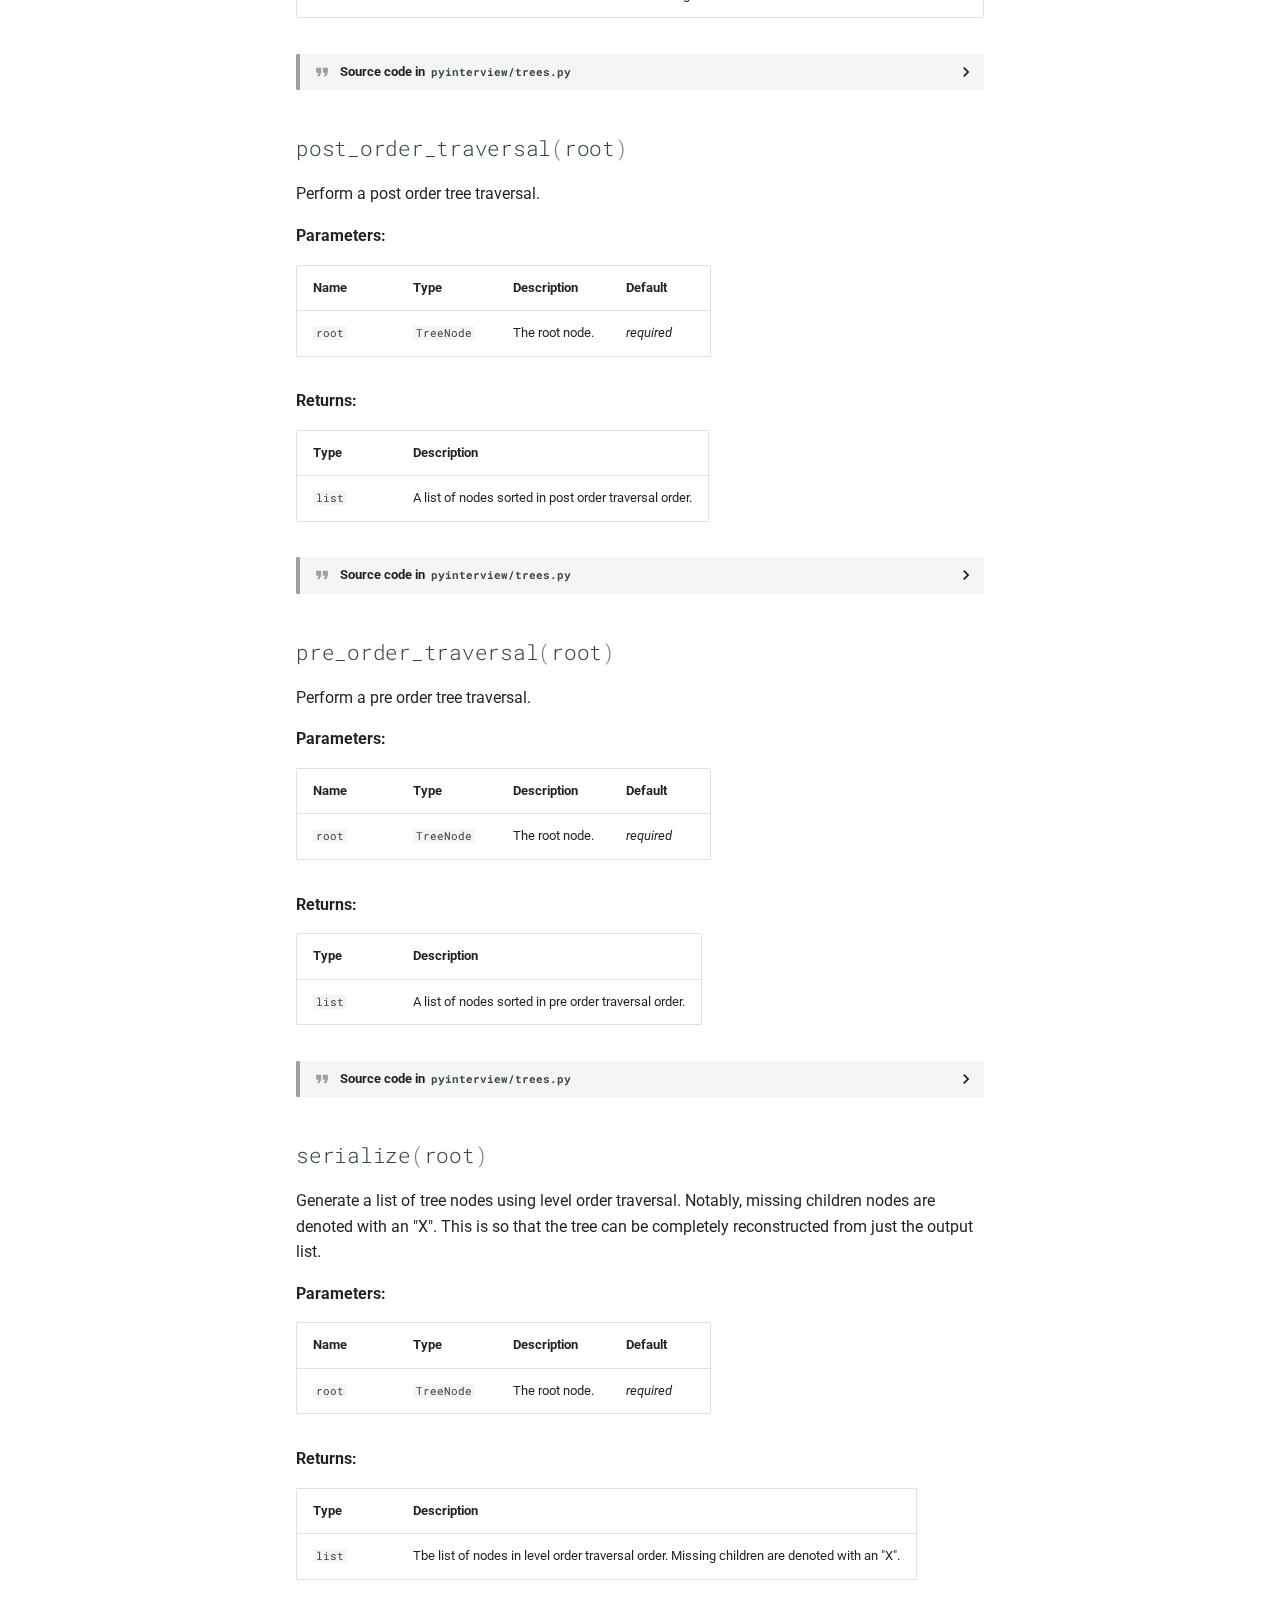
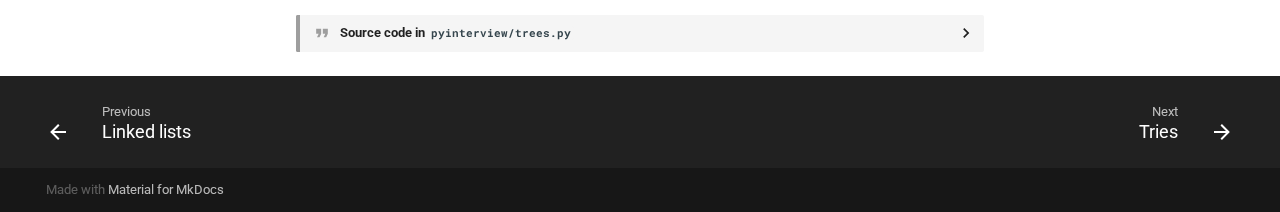
<file: data_structures/trees/index.html>
<!doctype html>
<html lang="en" class="no-js">
  <head>
    
      <meta charset="utf-8">
      <meta name="viewport" content="width=device-width,initial-scale=1">
      
      
      
      
      <link rel="icon" href="../../assets/images/favicon.png">
      <meta name="generator" content="mkdocs-1.2.2, mkdocs-material-7.3.1">
    
    
      
        <title>Trees - pyinterview</title>
      
    
    
      <link rel="stylesheet" href="../../assets/stylesheets/main.1c75ef36.min.css">
      
        
        <link rel="stylesheet" href="../../assets/stylesheets/palette.3f5d1f46.min.css">
        
      
    
    
    
      
        
        <link rel="preconnect" href="https://fonts.gstatic.com" crossorigin>
        <link rel="stylesheet" href="https://fonts.googleapis.com/css?family=Roboto:300,400,400i,700%7CRoboto+Mono&display=fallback">
        <style>:root{--md-text-font-family:"Roboto";--md-code-font-family:"Roboto Mono"}</style>
      
    
    
    
      <link rel="stylesheet" href="../../assets/_mkdocstrings.css">
    
      <link rel="stylesheet" href="../../stylesheets/extra.css">
    
    
      


    
    
  </head>
  
  
    
    
      
    
    
    
    
    <body dir="ltr" data-md-color-scheme="default" data-md-color-primary="cyan" data-md-color-accent="">
  
    
    <script>function __prefix(e){return new URL("../..",location).pathname+"."+e}function __get(e,t=localStorage){return JSON.parse(t.getItem(__prefix(e)))}</script>
    
      <script>var palette=__get("__palette");if(null!==palette&&"object"==typeof palette.color)for(var key in palette.color)document.body.setAttribute("data-md-color-"+key,palette.color[key])</script>
    
    <input class="md-toggle" data-md-toggle="drawer" type="checkbox" id="__drawer" autocomplete="off">
    <input class="md-toggle" data-md-toggle="search" type="checkbox" id="__search" autocomplete="off">
    <label class="md-overlay" for="__drawer"></label>
    <div data-md-component="skip">
      
        
        <a href="#trees" class="md-skip">
          Skip to content
        </a>
      
    </div>
    <div data-md-component="announce">
      
    </div>
    
      

<header class="md-header" data-md-component="header">
  <nav class="md-header__inner md-grid" aria-label="Header">
    <a href="../.." title="pyinterview" class="md-header__button md-logo" aria-label="pyinterview" data-md-component="logo">
      
  <img src="../../pyinterview_icon.png" alt="logo">

    </a>
    <label class="md-header__button md-icon" for="__drawer">
      <svg xmlns="http://www.w3.org/2000/svg" viewBox="0 0 24 24"><path d="M3 6h18v2H3V6m0 5h18v2H3v-2m0 5h18v2H3v-2z"/></svg>
    </label>
    <div class="md-header__title" data-md-component="header-title">
      <div class="md-header__ellipsis">
        <div class="md-header__topic">
          <span class="md-ellipsis">
            pyinterview
          </span>
        </div>
        <div class="md-header__topic" data-md-component="header-topic">
          <span class="md-ellipsis">
            
              Trees
            
          </span>
        </div>
      </div>
    </div>
    
      <form class="md-header__option" data-md-component="palette">
        
          
          
          <input class="md-option" data-md-color-media="" data-md-color-scheme="default" data-md-color-primary="cyan" data-md-color-accent=""  aria-hidden="true"  type="radio" name="__palette" id="__palette_1">
          
        
      </form>
    
    
    
      <label class="md-header__button md-icon" for="__search">
        <svg xmlns="http://www.w3.org/2000/svg" viewBox="0 0 24 24"><path d="M9.5 3A6.5 6.5 0 0 1 16 9.5c0 1.61-.59 3.09-1.56 4.23l.27.27h.79l5 5-1.5 1.5-5-5v-.79l-.27-.27A6.516 6.516 0 0 1 9.5 16 6.5 6.5 0 0 1 3 9.5 6.5 6.5 0 0 1 9.5 3m0 2C7 5 5 7 5 9.5S7 14 9.5 14 14 12 14 9.5 12 5 9.5 5z"/></svg>
      </label>
      
<div class="md-search" data-md-component="search" role="dialog">
  <label class="md-search__overlay" for="__search"></label>
  <div class="md-search__inner" role="search">
    <form class="md-search__form" name="search">
      <input type="text" class="md-search__input" name="query" aria-label="Search" placeholder="Search" autocapitalize="off" autocorrect="off" autocomplete="off" spellcheck="false" data-md-component="search-query" required>
      <label class="md-search__icon md-icon" for="__search">
        <svg xmlns="http://www.w3.org/2000/svg" viewBox="0 0 24 24"><path d="M9.5 3A6.5 6.5 0 0 1 16 9.5c0 1.61-.59 3.09-1.56 4.23l.27.27h.79l5 5-1.5 1.5-5-5v-.79l-.27-.27A6.516 6.516 0 0 1 9.5 16 6.5 6.5 0 0 1 3 9.5 6.5 6.5 0 0 1 9.5 3m0 2C7 5 5 7 5 9.5S7 14 9.5 14 14 12 14 9.5 12 5 9.5 5z"/></svg>
        <svg xmlns="http://www.w3.org/2000/svg" viewBox="0 0 24 24"><path d="M20 11v2H8l5.5 5.5-1.42 1.42L4.16 12l7.92-7.92L13.5 5.5 8 11h12z"/></svg>
      </label>
      <nav class="md-search__options" aria-label="Search">
        
        <button type="reset" class="md-search__icon md-icon" aria-label="Clear" tabindex="-1">
          <svg xmlns="http://www.w3.org/2000/svg" viewBox="0 0 24 24"><path d="M19 6.41 17.59 5 12 10.59 6.41 5 5 6.41 10.59 12 5 17.59 6.41 19 12 13.41 17.59 19 19 17.59 13.41 12 19 6.41z"/></svg>
        </button>
      </nav>
      
        <div class="md-search__suggest" data-md-component="search-suggest"></div>
      
    </form>
    <div class="md-search__output">
      <div class="md-search__scrollwrap" data-md-scrollfix>
        <div class="md-search-result" data-md-component="search-result">
          <div class="md-search-result__meta">
            Initializing search
          </div>
          <ol class="md-search-result__list"></ol>
        </div>
      </div>
    </div>
  </div>
</div>
    
    
      <div class="md-header__source">
        
<a href="https://github.com/marwanhawari/pyinterview/" title="Go to repository" class="md-source" data-md-component="source">
  <div class="md-source__icon md-icon">
    
    <svg xmlns="http://www.w3.org/2000/svg" viewBox="0 0 496 512"><path d="M165.9 397.4c0 2-2.3 3.6-5.2 3.6-3.3.3-5.6-1.3-5.6-3.6 0-2 2.3-3.6 5.2-3.6 3-.3 5.6 1.3 5.6 3.6zm-31.1-4.5c-.7 2 1.3 4.3 4.3 4.9 2.6 1 5.6 0 6.2-2s-1.3-4.3-4.3-5.2c-2.6-.7-5.5.3-6.2 2.3zm44.2-1.7c-2.9.7-4.9 2.6-4.6 4.9.3 2 2.9 3.3 5.9 2.6 2.9-.7 4.9-2.6 4.6-4.6-.3-1.9-3-3.2-5.9-2.9zM244.8 8C106.1 8 0 113.3 0 252c0 110.9 69.8 205.8 169.5 239.2 12.8 2.3 17.3-5.6 17.3-12.1 0-6.2-.3-40.4-.3-61.4 0 0-70 15-84.7-29.8 0 0-11.4-29.1-27.8-36.6 0 0-22.9-15.7 1.6-15.4 0 0 24.9 2 38.6 25.8 21.9 38.6 58.6 27.5 72.9 20.9 2.3-16 8.8-27.1 16-33.7-55.9-6.2-112.3-14.3-112.3-110.5 0-27.5 7.6-41.3 23.6-58.9-2.6-6.5-11.1-33.3 2.6-67.9 20.9-6.5 69 27 69 27 20-5.6 41.5-8.5 62.8-8.5s42.8 2.9 62.8 8.5c0 0 48.1-33.6 69-27 13.7 34.7 5.2 61.4 2.6 67.9 16 17.7 25.8 31.5 25.8 58.9 0 96.5-58.9 104.2-114.8 110.5 9.2 7.9 17 22.9 17 46.4 0 33.7-.3 75.4-.3 83.6 0 6.5 4.6 14.4 17.3 12.1C428.2 457.8 496 362.9 496 252 496 113.3 383.5 8 244.8 8zM97.2 352.9c-1.3 1-1 3.3.7 5.2 1.6 1.6 3.9 2.3 5.2 1 1.3-1 1-3.3-.7-5.2-1.6-1.6-3.9-2.3-5.2-1zm-10.8-8.1c-.7 1.3.3 2.9 2.3 3.9 1.6 1 3.6.7 4.3-.7.7-1.3-.3-2.9-2.3-3.9-2-.6-3.6-.3-4.3.7zm32.4 35.6c-1.6 1.3-1 4.3 1.3 6.2 2.3 2.3 5.2 2.6 6.5 1 1.3-1.3.7-4.3-1.3-6.2-2.2-2.3-5.2-2.6-6.5-1zm-11.4-14.7c-1.6 1-1.6 3.6 0 5.9 1.6 2.3 4.3 3.3 5.6 2.3 1.6-1.3 1.6-3.9 0-6.2-1.4-2.3-4-3.3-5.6-2z"/></svg>
  </div>
  <div class="md-source__repository">
    marwanhawari/pyinterview
  </div>
</a>
      </div>
    
  </nav>
  
</header>
    
    <div class="md-container" data-md-component="container">
      
      
        
          
        
      
      <main class="md-main" data-md-component="main">
        <div class="md-main__inner md-grid">
          
            
              
              <div class="md-sidebar md-sidebar--primary" data-md-component="sidebar" data-md-type="navigation" >
                <div class="md-sidebar__scrollwrap">
                  <div class="md-sidebar__inner">
                    


<nav class="md-nav md-nav--primary" aria-label="Navigation" data-md-level="0">
  <label class="md-nav__title" for="__drawer">
    <a href="../.." title="pyinterview" class="md-nav__button md-logo" aria-label="pyinterview" data-md-component="logo">
      
  <img src="../../pyinterview_icon.png" alt="logo">

    </a>
    pyinterview
  </label>
  
    <div class="md-nav__source">
      
<a href="https://github.com/marwanhawari/pyinterview/" title="Go to repository" class="md-source" data-md-component="source">
  <div class="md-source__icon md-icon">
    
    <svg xmlns="http://www.w3.org/2000/svg" viewBox="0 0 496 512"><path d="M165.9 397.4c0 2-2.3 3.6-5.2 3.6-3.3.3-5.6-1.3-5.6-3.6 0-2 2.3-3.6 5.2-3.6 3-.3 5.6 1.3 5.6 3.6zm-31.1-4.5c-.7 2 1.3 4.3 4.3 4.9 2.6 1 5.6 0 6.2-2s-1.3-4.3-4.3-5.2c-2.6-.7-5.5.3-6.2 2.3zm44.2-1.7c-2.9.7-4.9 2.6-4.6 4.9.3 2 2.9 3.3 5.9 2.6 2.9-.7 4.9-2.6 4.6-4.6-.3-1.9-3-3.2-5.9-2.9zM244.8 8C106.1 8 0 113.3 0 252c0 110.9 69.8 205.8 169.5 239.2 12.8 2.3 17.3-5.6 17.3-12.1 0-6.2-.3-40.4-.3-61.4 0 0-70 15-84.7-29.8 0 0-11.4-29.1-27.8-36.6 0 0-22.9-15.7 1.6-15.4 0 0 24.9 2 38.6 25.8 21.9 38.6 58.6 27.5 72.9 20.9 2.3-16 8.8-27.1 16-33.7-55.9-6.2-112.3-14.3-112.3-110.5 0-27.5 7.6-41.3 23.6-58.9-2.6-6.5-11.1-33.3 2.6-67.9 20.9-6.5 69 27 69 27 20-5.6 41.5-8.5 62.8-8.5s42.8 2.9 62.8 8.5c0 0 48.1-33.6 69-27 13.7 34.7 5.2 61.4 2.6 67.9 16 17.7 25.8 31.5 25.8 58.9 0 96.5-58.9 104.2-114.8 110.5 9.2 7.9 17 22.9 17 46.4 0 33.7-.3 75.4-.3 83.6 0 6.5 4.6 14.4 17.3 12.1C428.2 457.8 496 362.9 496 252 496 113.3 383.5 8 244.8 8zM97.2 352.9c-1.3 1-1 3.3.7 5.2 1.6 1.6 3.9 2.3 5.2 1 1.3-1 1-3.3-.7-5.2-1.6-1.6-3.9-2.3-5.2-1zm-10.8-8.1c-.7 1.3.3 2.9 2.3 3.9 1.6 1 3.6.7 4.3-.7.7-1.3-.3-2.9-2.3-3.9-2-.6-3.6-.3-4.3.7zm32.4 35.6c-1.6 1.3-1 4.3 1.3 6.2 2.3 2.3 5.2 2.6 6.5 1 1.3-1.3.7-4.3-1.3-6.2-2.2-2.3-5.2-2.6-6.5-1zm-11.4-14.7c-1.6 1-1.6 3.6 0 5.9 1.6 2.3 4.3 3.3 5.6 2.3 1.6-1.3 1.6-3.9 0-6.2-1.4-2.3-4-3.3-5.6-2z"/></svg>
  </div>
  <div class="md-source__repository">
    marwanhawari/pyinterview
  </div>
</a>
    </div>
  
  <ul class="md-nav__list" data-md-scrollfix>
    
      
      
      

  
  
  
    <li class="md-nav__item">
      <a href="../.." class="md-nav__link">
        Home
      </a>
    </li>
  

    
      
      
      

  
  
  
    
    <li class="md-nav__item md-nav__item--nested">
      
      
        <input class="md-nav__toggle md-toggle" data-md-toggle="__nav_2" type="checkbox" id="__nav_2" >
      
      
      
      
        <label class="md-nav__link" for="__nav_2">
          Algorithms
          <span class="md-nav__icon md-icon"></span>
        </label>
      
      <nav class="md-nav" aria-label="Algorithms" data-md-level="1">
        <label class="md-nav__title" for="__nav_2">
          <span class="md-nav__icon md-icon"></span>
          Algorithms
        </label>
        <ul class="md-nav__list" data-md-scrollfix>
          
            
              
  
  
  
    <li class="md-nav__item">
      <a href="../../algorithms/searching/" class="md-nav__link">
        Searching
      </a>
    </li>
  

            
          
            
              
  
  
  
    <li class="md-nav__item">
      <a href="../../algorithms/sorting/" class="md-nav__link">
        Sorting
      </a>
    </li>
  

            
          
        </ul>
      </nav>
    </li>
  

    
      
      
      

  
  
    
  
  
    
    <li class="md-nav__item md-nav__item--active md-nav__item--nested">
      
      
        <input class="md-nav__toggle md-toggle" data-md-toggle="__nav_3" type="checkbox" id="__nav_3" checked>
      
      
      
      
        <label class="md-nav__link" for="__nav_3">
          Data structures
          <span class="md-nav__icon md-icon"></span>
        </label>
      
      <nav class="md-nav" aria-label="Data structures" data-md-level="1">
        <label class="md-nav__title" for="__nav_3">
          <span class="md-nav__icon md-icon"></span>
          Data structures
        </label>
        <ul class="md-nav__list" data-md-scrollfix>
          
            
              
  
  
  
    <li class="md-nav__item">
      <a href="../graphs/" class="md-nav__link">
        Graphs
      </a>
    </li>
  

            
          
            
              
  
  
  
    <li class="md-nav__item">
      <a href="../heaps/" class="md-nav__link">
        Heaps
      </a>
    </li>
  

            
          
            
              
  
  
  
    <li class="md-nav__item">
      <a href="../linked_lists/" class="md-nav__link">
        Linked lists
      </a>
    </li>
  

            
          
            
              
  
  
    
  
  
    <li class="md-nav__item md-nav__item--active">
      
      <input class="md-nav__toggle md-toggle" data-md-toggle="toc" type="checkbox" id="__toc">
      
      
        
      
      
        <label class="md-nav__link md-nav__link--active" for="__toc">
          Trees
          <span class="md-nav__icon md-icon"></span>
        </label>
      
      <a href="./" class="md-nav__link md-nav__link--active">
        Trees
      </a>
      
        
<nav class="md-nav md-nav--secondary" aria-label="Table of contents">
  
  
  
    
  
  
    <label class="md-nav__title" for="__toc">
      <span class="md-nav__icon md-icon"></span>
      Table of contents
    </label>
    <ul class="md-nav__list" data-md-component="toc" data-md-scrollfix>
      
        <li class="md-nav__item">
  <a href="#pyinterview.trees" class="md-nav__link">
    pyinterview.trees
  </a>
  
</li>
      
        <li class="md-nav__item">
  <a href="#pyinterview.trees.deserialize" class="md-nav__link">
    deserialize()
  </a>
  
</li>
      
        <li class="md-nav__item">
  <a href="#pyinterview.trees.in_order_traversal" class="md-nav__link">
    in_order_traversal()
  </a>
  
</li>
      
        <li class="md-nav__item">
  <a href="#pyinterview.trees.level_order_traversal" class="md-nav__link">
    level_order_traversal()
  </a>
  
</li>
      
        <li class="md-nav__item">
  <a href="#pyinterview.trees.post_order_traversal" class="md-nav__link">
    post_order_traversal()
  </a>
  
</li>
      
        <li class="md-nav__item">
  <a href="#pyinterview.trees.pre_order_traversal" class="md-nav__link">
    pre_order_traversal()
  </a>
  
</li>
      
        <li class="md-nav__item">
  <a href="#pyinterview.trees.serialize" class="md-nav__link">
    serialize()
  </a>
  
</li>
      
    </ul>
  
</nav>
      
    </li>
  

            
          
            
              
  
  
  
    <li class="md-nav__item">
      <a href="../tries/" class="md-nav__link">
        Tries
      </a>
    </li>
  

            
          
        </ul>
      </nav>
    </li>
  

    
  </ul>
</nav>
                  </div>
                </div>
              </div>
            
            
              
              <div class="md-sidebar md-sidebar--secondary" data-md-component="sidebar" data-md-type="toc" >
                <div class="md-sidebar__scrollwrap">
                  <div class="md-sidebar__inner">
                    
<nav class="md-nav md-nav--secondary" aria-label="Table of contents">
  
  
  
    
  
  
    <label class="md-nav__title" for="__toc">
      <span class="md-nav__icon md-icon"></span>
      Table of contents
    </label>
    <ul class="md-nav__list" data-md-component="toc" data-md-scrollfix>
      
        <li class="md-nav__item">
  <a href="#pyinterview.trees" class="md-nav__link">
    pyinterview.trees
  </a>
  
</li>
      
        <li class="md-nav__item">
  <a href="#pyinterview.trees.deserialize" class="md-nav__link">
    deserialize()
  </a>
  
</li>
      
        <li class="md-nav__item">
  <a href="#pyinterview.trees.in_order_traversal" class="md-nav__link">
    in_order_traversal()
  </a>
  
</li>
      
        <li class="md-nav__item">
  <a href="#pyinterview.trees.level_order_traversal" class="md-nav__link">
    level_order_traversal()
  </a>
  
</li>
      
        <li class="md-nav__item">
  <a href="#pyinterview.trees.post_order_traversal" class="md-nav__link">
    post_order_traversal()
  </a>
  
</li>
      
        <li class="md-nav__item">
  <a href="#pyinterview.trees.pre_order_traversal" class="md-nav__link">
    pre_order_traversal()
  </a>
  
</li>
      
        <li class="md-nav__item">
  <a href="#pyinterview.trees.serialize" class="md-nav__link">
    serialize()
  </a>
  
</li>
      
    </ul>
  
</nav>
                  </div>
                </div>
              </div>
            
          
          <div class="md-content" data-md-component="content">
            <article class="md-content__inner md-typeset">
              
                
                  <a href="https://github.com/marwanhawari/pyinterview/edit/master/docs/data_structures/trees.md" title="Edit this page" class="md-content__button md-icon">
                    <svg xmlns="http://www.w3.org/2000/svg" viewBox="0 0 24 24"><path d="M20.71 7.04c.39-.39.39-1.04 0-1.41l-2.34-2.34c-.37-.39-1.02-.39-1.41 0l-1.84 1.83 3.75 3.75M3 17.25V21h3.75L17.81 9.93l-3.75-3.75L3 17.25z"/></svg>
                  </a>
                
                
                <h1 id="trees">Trees<a class="headerlink" href="#trees" title="Permanent link">&para;</a></h1>


  <div class="doc doc-object doc-module">

<a id="pyinterview.trees"></a>
    <div class="doc doc-contents first">




  <div class="doc doc-children">











  <div class="doc doc-object doc-function">



<h2 id="pyinterview.trees.deserialize" class="doc doc-heading">
<code class="highlight language-python"><span class="n">deserialize</span><span class="p">(</span><span class="n">nodes</span><span class="p">)</span></code>


<a href="#pyinterview.trees.deserialize" class="headerlink" title="Permanent link">&para;</a></h2>

    <div class="doc doc-contents ">

      <p>Construct a tree from a level order traversal list of nodes.</p>

<p><strong>Parameters:</strong></p>
<table>
  <thead>
    <tr>
      <th>Name</th>
      <th>Type</th>
      <th>Description</th>
      <th>Default</th>
    </tr>
  </thead>
  <tbody>
      <tr>
        <td><code>nodes</code></td>
        <td><code>list</code></td>
        <td><p>A list of nodes from a level order traversal. Missing         children need to be denoted as "X".</p></td>
        <td><em>required</em></td>
      </tr>
  </tbody>
</table>
<p><strong>Returns:</strong></p>
<table>
  <thead>
    <tr>
      <th>Type</th>
      <th>Description</th>
    </tr>
  </thead>
  <tbody>
    <tr>
      <td><code>Optional[TreeNode]</code></td>
      <td><p>Returns the root node of the new tree.</p></td>
    </tr>
  </tbody>
</table>
        <details class="quote">
          <summary>Source code in <code>pyinterview/trees.py</code></summary>
          <div class="highlight"><pre><span></span><code><span class="k">def</span> <span class="nf">deserialize</span><span class="p">(</span><span class="n">nodes</span><span class="p">:</span> <span class="nb">list</span><span class="p">)</span> <span class="o">-&gt;</span> <span class="n">Optional</span><span class="p">[</span><span class="n">TreeNode</span><span class="p">]:</span>
    <span class="sd">&quot;&quot;&quot;Construct a tree from a level order traversal list of nodes.</span>

<span class="sd">    Args:</span>
<span class="sd">        nodes (list): A list of nodes from a level order traversal. Missing \</span>
<span class="sd">        children need to be denoted as &quot;X&quot;.</span>

<span class="sd">    Returns:</span>
<span class="sd">        Optional[TreeNode]: Returns the root node of the new tree.</span>
<span class="sd">    &quot;&quot;&quot;</span>
    <span class="k">if</span> <span class="ow">not</span> <span class="n">nodes</span><span class="p">:</span>
        <span class="k">return</span> <span class="kc">None</span>

    <span class="n">root</span> <span class="o">=</span> <span class="n">TreeNode</span><span class="p">(</span><span class="nb">int</span><span class="p">(</span><span class="n">nodes</span><span class="p">[</span><span class="mi">0</span><span class="p">]))</span>
    <span class="n">q</span> <span class="o">=</span> <span class="n">deque</span><span class="p">()</span>
    <span class="n">q</span><span class="o">.</span><span class="n">append</span><span class="p">(</span><span class="n">root</span><span class="p">)</span>

    <span class="n">i</span> <span class="o">=</span> <span class="mi">1</span>

    <span class="k">while</span> <span class="nb">len</span><span class="p">(</span><span class="n">q</span><span class="p">)</span> <span class="o">&gt;</span> <span class="mi">0</span><span class="p">:</span>
        <span class="n">current</span> <span class="o">=</span> <span class="n">q</span><span class="o">.</span><span class="n">popleft</span><span class="p">()</span>

        <span class="k">if</span> <span class="n">nodes</span><span class="p">[</span><span class="n">i</span><span class="p">]</span> <span class="o">!=</span> <span class="s2">&quot;X&quot;</span><span class="p">:</span>
            <span class="n">current</span><span class="o">.</span><span class="n">left</span> <span class="o">=</span> <span class="n">TreeNode</span><span class="p">(</span><span class="nb">int</span><span class="p">(</span><span class="n">nodes</span><span class="p">[</span><span class="n">i</span><span class="p">]))</span>
            <span class="n">q</span><span class="o">.</span><span class="n">append</span><span class="p">(</span><span class="n">current</span><span class="o">.</span><span class="n">left</span><span class="p">)</span>
        <span class="n">i</span> <span class="o">+=</span> <span class="mi">1</span>

        <span class="k">if</span> <span class="n">nodes</span><span class="p">[</span><span class="n">i</span><span class="p">]</span> <span class="o">!=</span> <span class="s2">&quot;X&quot;</span><span class="p">:</span>
            <span class="n">current</span><span class="o">.</span><span class="n">right</span> <span class="o">=</span> <span class="n">TreeNode</span><span class="p">(</span><span class="nb">int</span><span class="p">(</span><span class="n">nodes</span><span class="p">[</span><span class="n">i</span><span class="p">]))</span>
            <span class="n">q</span><span class="o">.</span><span class="n">append</span><span class="p">(</span><span class="n">current</span><span class="o">.</span><span class="n">right</span><span class="p">)</span>
        <span class="n">i</span> <span class="o">+=</span> <span class="mi">1</span>

    <span class="k">return</span> <span class="n">root</span>
</code></pre></div>
        </details>
    </div>

  </div>




  <div class="doc doc-object doc-function">



<h2 id="pyinterview.trees.in_order_traversal" class="doc doc-heading">
<code class="highlight language-python"><span class="n">in_order_traversal</span><span class="p">(</span><span class="n">root</span><span class="p">)</span></code>


<a href="#pyinterview.trees.in_order_traversal" class="headerlink" title="Permanent link">&para;</a></h2>

    <div class="doc doc-contents ">

      <p>Perform an in order tree traversal.</p>

<p><strong>Parameters:</strong></p>
<table>
  <thead>
    <tr>
      <th>Name</th>
      <th>Type</th>
      <th>Description</th>
      <th>Default</th>
    </tr>
  </thead>
  <tbody>
      <tr>
        <td><code>root</code></td>
        <td><code>TreeNode</code></td>
        <td><p>The root node.</p></td>
        <td><em>required</em></td>
      </tr>
  </tbody>
</table>
<p><strong>Returns:</strong></p>
<table>
  <thead>
    <tr>
      <th>Type</th>
      <th>Description</th>
    </tr>
  </thead>
  <tbody>
    <tr>
      <td><code>list</code></td>
      <td><p>A list of nodes sorted in in order traversal order.</p></td>
    </tr>
  </tbody>
</table>
        <details class="quote">
          <summary>Source code in <code>pyinterview/trees.py</code></summary>
          <div class="highlight"><pre><span></span><code><span class="k">def</span> <span class="nf">in_order_traversal</span><span class="p">(</span><span class="n">root</span><span class="p">:</span> <span class="n">TreeNode</span><span class="p">)</span> <span class="o">-&gt;</span> <span class="nb">list</span><span class="p">:</span>
    <span class="sd">&quot;&quot;&quot;Perform an in order tree traversal.</span>

<span class="sd">    Args:</span>
<span class="sd">        root (TreeNode): The root node.</span>

<span class="sd">    Returns:</span>
<span class="sd">        list: A list of nodes sorted in in order traversal order.</span>
<span class="sd">    &quot;&quot;&quot;</span>
    <span class="n">result</span> <span class="o">=</span> <span class="p">[]</span>
    <span class="k">if</span> <span class="n">root</span> <span class="ow">is</span> <span class="kc">None</span><span class="p">:</span>
        <span class="k">return</span> <span class="p">[]</span>
    <span class="n">result</span> <span class="o">+=</span> <span class="n">in_order_traversal</span><span class="p">(</span><span class="n">root</span><span class="o">.</span><span class="n">left</span><span class="p">)</span>
    <span class="n">result</span><span class="o">.</span><span class="n">append</span><span class="p">(</span><span class="n">root</span><span class="o">.</span><span class="n">val</span><span class="p">)</span>
    <span class="n">result</span> <span class="o">+=</span> <span class="n">in_order_traversal</span><span class="p">(</span><span class="n">root</span><span class="o">.</span><span class="n">right</span><span class="p">)</span>
    <span class="k">return</span> <span class="n">result</span>
</code></pre></div>
        </details>
    </div>

  </div>




  <div class="doc doc-object doc-function">



<h2 id="pyinterview.trees.level_order_traversal" class="doc doc-heading">
<code class="highlight language-python"><span class="n">level_order_traversal</span><span class="p">(</span><span class="n">root</span><span class="p">)</span></code>


<a href="#pyinterview.trees.level_order_traversal" class="headerlink" title="Permanent link">&para;</a></h2>

    <div class="doc doc-contents ">

      <p>Perform a level order tree traversal.</p>

<p><strong>Parameters:</strong></p>
<table>
  <thead>
    <tr>
      <th>Name</th>
      <th>Type</th>
      <th>Description</th>
      <th>Default</th>
    </tr>
  </thead>
  <tbody>
      <tr>
        <td><code>root</code></td>
        <td><code>TreeNode</code></td>
        <td><p>The root node.</p></td>
        <td><em>required</em></td>
      </tr>
  </tbody>
</table>
<p><strong>Returns:</strong></p>
<table>
  <thead>
    <tr>
      <th>Type</th>
      <th>Description</th>
    </tr>
  </thead>
  <tbody>
    <tr>
      <td><code>list[list]</code></td>
      <td><p>A list of lists where the index of each sublist is the level
in the tree, and the elements of that sublist are the nodes at that level
from left to right.</p></td>
    </tr>
  </tbody>
</table>
        <details class="quote">
          <summary>Source code in <code>pyinterview/trees.py</code></summary>
          <div class="highlight"><pre><span></span><code><span class="k">def</span> <span class="nf">level_order_traversal</span><span class="p">(</span><span class="n">root</span><span class="p">:</span> <span class="n">TreeNode</span><span class="p">)</span> <span class="o">-&gt;</span> <span class="nb">list</span><span class="p">[</span><span class="nb">list</span><span class="p">]:</span>
    <span class="sd">&quot;&quot;&quot;Perform a level order tree traversal.</span>

<span class="sd">    Args:</span>
<span class="sd">        root (TreeNode): The root node.</span>

<span class="sd">    Returns:</span>
<span class="sd">        list[list]: A list of lists where the index of each sublist is the level</span>
<span class="sd">        in the tree, and the elements of that sublist are the nodes at that level</span>
<span class="sd">        from left to right.</span>
<span class="sd">    &quot;&quot;&quot;</span>
    <span class="k">if</span> <span class="n">root</span> <span class="ow">is</span> <span class="kc">None</span><span class="p">:</span>
        <span class="k">return</span> <span class="p">[]</span>

    <span class="n">q</span> <span class="o">=</span> <span class="n">deque</span><span class="p">()</span>
    <span class="n">q</span><span class="o">.</span><span class="n">append</span><span class="p">(</span><span class="n">root</span><span class="p">)</span>

    <span class="n">result</span> <span class="o">=</span> <span class="p">[]</span>

    <span class="k">while</span> <span class="n">q</span><span class="p">:</span>
        <span class="n">level</span> <span class="o">=</span> <span class="p">[]</span>
        <span class="k">for</span> <span class="n">_</span> <span class="ow">in</span> <span class="nb">range</span><span class="p">(</span><span class="nb">len</span><span class="p">(</span><span class="n">q</span><span class="p">)):</span>
            <span class="n">current</span> <span class="o">=</span> <span class="n">q</span><span class="o">.</span><span class="n">popleft</span><span class="p">()</span>
            <span class="n">level</span><span class="o">.</span><span class="n">append</span><span class="p">(</span><span class="n">current</span><span class="o">.</span><span class="n">val</span><span class="p">)</span>
            <span class="k">for</span> <span class="n">branch</span> <span class="ow">in</span> <span class="n">current</span><span class="o">.</span><span class="n">left</span><span class="p">,</span> <span class="n">current</span><span class="o">.</span><span class="n">right</span><span class="p">:</span>
                <span class="k">if</span> <span class="n">branch</span><span class="p">:</span>
                    <span class="n">q</span><span class="o">.</span><span class="n">append</span><span class="p">(</span><span class="n">branch</span><span class="p">)</span>

        <span class="n">result</span><span class="o">.</span><span class="n">append</span><span class="p">(</span><span class="n">level</span><span class="p">)</span>

    <span class="k">return</span> <span class="n">result</span>
</code></pre></div>
        </details>
    </div>

  </div>




  <div class="doc doc-object doc-function">



<h2 id="pyinterview.trees.post_order_traversal" class="doc doc-heading">
<code class="highlight language-python"><span class="n">post_order_traversal</span><span class="p">(</span><span class="n">root</span><span class="p">)</span></code>


<a href="#pyinterview.trees.post_order_traversal" class="headerlink" title="Permanent link">&para;</a></h2>

    <div class="doc doc-contents ">

      <p>Perform a post order tree traversal.</p>

<p><strong>Parameters:</strong></p>
<table>
  <thead>
    <tr>
      <th>Name</th>
      <th>Type</th>
      <th>Description</th>
      <th>Default</th>
    </tr>
  </thead>
  <tbody>
      <tr>
        <td><code>root</code></td>
        <td><code>TreeNode</code></td>
        <td><p>The root node.</p></td>
        <td><em>required</em></td>
      </tr>
  </tbody>
</table>
<p><strong>Returns:</strong></p>
<table>
  <thead>
    <tr>
      <th>Type</th>
      <th>Description</th>
    </tr>
  </thead>
  <tbody>
    <tr>
      <td><code>list</code></td>
      <td><p>A list of nodes sorted in post order traversal order.</p></td>
    </tr>
  </tbody>
</table>
        <details class="quote">
          <summary>Source code in <code>pyinterview/trees.py</code></summary>
          <div class="highlight"><pre><span></span><code><span class="k">def</span> <span class="nf">post_order_traversal</span><span class="p">(</span><span class="n">root</span><span class="p">:</span> <span class="n">TreeNode</span><span class="p">)</span> <span class="o">-&gt;</span> <span class="nb">list</span><span class="p">:</span>
    <span class="sd">&quot;&quot;&quot;Perform a post order tree traversal.</span>

<span class="sd">    Args:</span>
<span class="sd">        root (TreeNode): The root node.</span>

<span class="sd">    Returns:</span>
<span class="sd">        list: A list of nodes sorted in post order traversal order.</span>
<span class="sd">    &quot;&quot;&quot;</span>
    <span class="n">result</span> <span class="o">=</span> <span class="p">[]</span>
    <span class="k">if</span> <span class="n">root</span> <span class="ow">is</span> <span class="kc">None</span><span class="p">:</span>
        <span class="k">return</span> <span class="p">[]</span>
    <span class="n">result</span> <span class="o">+=</span> <span class="n">in_order_traversal</span><span class="p">(</span><span class="n">root</span><span class="o">.</span><span class="n">left</span><span class="p">)</span>
    <span class="n">result</span> <span class="o">+=</span> <span class="n">in_order_traversal</span><span class="p">(</span><span class="n">root</span><span class="o">.</span><span class="n">right</span><span class="p">)</span>
    <span class="n">result</span><span class="o">.</span><span class="n">append</span><span class="p">(</span><span class="n">root</span><span class="o">.</span><span class="n">val</span><span class="p">)</span>
    <span class="k">return</span> <span class="n">result</span>
</code></pre></div>
        </details>
    </div>

  </div>



  <div class="doc doc-object doc-function">



<h2 id="pyinterview.trees.pre_order_traversal" class="doc doc-heading">
<code class="highlight language-python"><span class="n">pre_order_traversal</span><span class="p">(</span><span class="n">root</span><span class="p">)</span></code>


<a href="#pyinterview.trees.pre_order_traversal" class="headerlink" title="Permanent link">&para;</a></h2>

    <div class="doc doc-contents ">

      <p>Perform a pre order tree traversal.</p>

<p><strong>Parameters:</strong></p>
<table>
  <thead>
    <tr>
      <th>Name</th>
      <th>Type</th>
      <th>Description</th>
      <th>Default</th>
    </tr>
  </thead>
  <tbody>
      <tr>
        <td><code>root</code></td>
        <td><code>TreeNode</code></td>
        <td><p>The root node.</p></td>
        <td><em>required</em></td>
      </tr>
  </tbody>
</table>
<p><strong>Returns:</strong></p>
<table>
  <thead>
    <tr>
      <th>Type</th>
      <th>Description</th>
    </tr>
  </thead>
  <tbody>
    <tr>
      <td><code>list</code></td>
      <td><p>A list of nodes sorted in pre order traversal order.</p></td>
    </tr>
  </tbody>
</table>
        <details class="quote">
          <summary>Source code in <code>pyinterview/trees.py</code></summary>
          <div class="highlight"><pre><span></span><code><span class="k">def</span> <span class="nf">pre_order_traversal</span><span class="p">(</span><span class="n">root</span><span class="p">:</span> <span class="n">TreeNode</span><span class="p">)</span> <span class="o">-&gt;</span> <span class="nb">list</span><span class="p">:</span>
    <span class="sd">&quot;&quot;&quot;Perform a pre order tree traversal.</span>

<span class="sd">    Args:</span>
<span class="sd">        root (TreeNode): The root node.</span>

<span class="sd">    Returns:</span>
<span class="sd">        list: A list of nodes sorted in pre order traversal order.</span>
<span class="sd">    &quot;&quot;&quot;</span>
    <span class="n">result</span> <span class="o">=</span> <span class="p">[]</span>
    <span class="k">if</span> <span class="n">root</span> <span class="ow">is</span> <span class="kc">None</span><span class="p">:</span>
        <span class="k">return</span> <span class="p">[]</span>
    <span class="n">result</span><span class="o">.</span><span class="n">append</span><span class="p">(</span><span class="n">root</span><span class="o">.</span><span class="n">val</span><span class="p">)</span>
    <span class="n">result</span> <span class="o">+=</span> <span class="n">in_order_traversal</span><span class="p">(</span><span class="n">root</span><span class="o">.</span><span class="n">left</span><span class="p">)</span>
    <span class="n">result</span> <span class="o">+=</span> <span class="n">in_order_traversal</span><span class="p">(</span><span class="n">root</span><span class="o">.</span><span class="n">right</span><span class="p">)</span>
    <span class="k">return</span> <span class="n">result</span>
</code></pre></div>
        </details>
    </div>

  </div>



  <div class="doc doc-object doc-function">



<h2 id="pyinterview.trees.serialize" class="doc doc-heading">
<code class="highlight language-python"><span class="n">serialize</span><span class="p">(</span><span class="n">root</span><span class="p">)</span></code>


<a href="#pyinterview.trees.serialize" class="headerlink" title="Permanent link">&para;</a></h2>

    <div class="doc doc-contents ">

      <p>Generate a list of tree nodes using level order traversal.
    Notably, missing children nodes are denoted with an "X".
    This is so that the tree can be completely reconstructed
    from just the output list.</p>

<p><strong>Parameters:</strong></p>
<table>
  <thead>
    <tr>
      <th>Name</th>
      <th>Type</th>
      <th>Description</th>
      <th>Default</th>
    </tr>
  </thead>
  <tbody>
      <tr>
        <td><code>root</code></td>
        <td><code>TreeNode</code></td>
        <td><p>The root node.</p></td>
        <td><em>required</em></td>
      </tr>
  </tbody>
</table>
<p><strong>Returns:</strong></p>
<table>
  <thead>
    <tr>
      <th>Type</th>
      <th>Description</th>
    </tr>
  </thead>
  <tbody>
    <tr>
      <td><code>list</code></td>
      <td><p>Tbe list of nodes in level order traversal order. Missing         children are denoted with an "X".</p></td>
    </tr>
  </tbody>
</table>
        <details class="quote">
          <summary>Source code in <code>pyinterview/trees.py</code></summary>
          <div class="highlight"><pre><span></span><code><span class="k">def</span> <span class="nf">serialize</span><span class="p">(</span><span class="n">root</span><span class="p">:</span> <span class="n">TreeNode</span><span class="p">)</span> <span class="o">-&gt;</span> <span class="nb">list</span><span class="p">:</span>
    <span class="sd">&quot;&quot;&quot;Generate a list of tree nodes using level order traversal.</span>
<span class="sd">        Notably, missing children nodes are denoted with an &quot;X&quot;.</span>
<span class="sd">        This is so that the tree can be completely reconstructed</span>
<span class="sd">        from just the output list.</span>

<span class="sd">    Args:</span>
<span class="sd">        root (TreeNode): The root node.</span>

<span class="sd">    Returns:</span>
<span class="sd">        list: Tbe list of nodes in level order traversal order. Missing \</span>
<span class="sd">        children are denoted with an &quot;X&quot;.</span>
<span class="sd">    &quot;&quot;&quot;</span>
    <span class="k">if</span> <span class="ow">not</span> <span class="n">root</span><span class="p">:</span>
        <span class="k">return</span> <span class="p">[]</span>

    <span class="n">q</span> <span class="o">=</span> <span class="n">deque</span><span class="p">()</span>
    <span class="n">q</span><span class="o">.</span><span class="n">append</span><span class="p">(</span><span class="n">root</span><span class="p">)</span>

    <span class="n">result</span> <span class="o">=</span> <span class="p">[]</span>
    <span class="k">while</span> <span class="nb">len</span><span class="p">(</span><span class="n">q</span><span class="p">)</span> <span class="o">&gt;</span> <span class="mi">0</span><span class="p">:</span>
        <span class="n">current</span> <span class="o">=</span> <span class="n">q</span><span class="o">.</span><span class="n">popleft</span><span class="p">()</span>
        <span class="k">if</span> <span class="n">current</span><span class="p">:</span>
            <span class="n">result</span><span class="o">.</span><span class="n">append</span><span class="p">(</span><span class="nb">str</span><span class="p">(</span><span class="n">current</span><span class="o">.</span><span class="n">val</span><span class="p">))</span>
        <span class="k">else</span><span class="p">:</span>
            <span class="n">result</span><span class="o">.</span><span class="n">append</span><span class="p">(</span><span class="s2">&quot;X&quot;</span><span class="p">)</span>
            <span class="k">continue</span>

        <span class="k">for</span> <span class="n">branch</span> <span class="ow">in</span> <span class="p">[</span><span class="n">current</span><span class="o">.</span><span class="n">left</span><span class="p">,</span> <span class="n">current</span><span class="o">.</span><span class="n">right</span><span class="p">]:</span>
            <span class="n">q</span><span class="o">.</span><span class="n">append</span><span class="p">(</span><span class="n">branch</span><span class="p">)</span>

    <span class="k">return</span> <span class="n">result</span>
</code></pre></div>
        </details>
    </div>

  </div>






  </div>

    </div>

  </div>
                
              
              
                


              
            </article>
          </div>
        </div>
        
      </main>
      
        
<footer class="md-footer">
  
    <nav class="md-footer__inner md-grid" aria-label="Footer">
      
        
        <a href="../linked_lists/" class="md-footer__link md-footer__link--prev" aria-label="Previous: Linked lists" rel="prev">
          <div class="md-footer__button md-icon">
            <svg xmlns="http://www.w3.org/2000/svg" viewBox="0 0 24 24"><path d="M20 11v2H8l5.5 5.5-1.42 1.42L4.16 12l7.92-7.92L13.5 5.5 8 11h12z"/></svg>
          </div>
          <div class="md-footer__title">
            <div class="md-ellipsis">
              <span class="md-footer__direction">
                Previous
              </span>
              Linked lists
            </div>
          </div>
        </a>
      
      
        
        <a href="../tries/" class="md-footer__link md-footer__link--next" aria-label="Next: Tries" rel="next">
          <div class="md-footer__title">
            <div class="md-ellipsis">
              <span class="md-footer__direction">
                Next
              </span>
              Tries
            </div>
          </div>
          <div class="md-footer__button md-icon">
            <svg xmlns="http://www.w3.org/2000/svg" viewBox="0 0 24 24"><path d="M4 11v2h12l-5.5 5.5 1.42 1.42L19.84 12l-7.92-7.92L10.5 5.5 16 11H4z"/></svg>
          </div>
        </a>
      
    </nav>
  
  <div class="md-footer-meta md-typeset">
    <div class="md-footer-meta__inner md-grid">
      <div class="md-footer-copyright">
        
        
          Made with
          <a href="https://squidfunk.github.io/mkdocs-material/" target="_blank" rel="noopener">
            Material for MkDocs
          </a>
        
        
      </div>
      
    </div>
  </div>
</footer>
      
    </div>
    <div class="md-dialog" data-md-component="dialog">
      <div class="md-dialog__inner md-typeset"></div>
    </div>
    <script id="__config" type="application/json">{"base": "../..", "features": ["search.suggest", "search.highlight"], "translations": {"clipboard.copy": "Copy to clipboard", "clipboard.copied": "Copied to clipboard", "search.config.lang": "en", "search.config.pipeline": "trimmer, stopWordFilter", "search.config.separator": "[\\s\\-]+", "search.placeholder": "Search", "search.result.placeholder": "Type to start searching", "search.result.none": "No matching documents", "search.result.one": "1 matching document", "search.result.other": "# matching documents", "search.result.more.one": "1 more on this page", "search.result.more.other": "# more on this page", "search.result.term.missing": "Missing", "select.version.title": "Select version"}, "search": "../../assets/javascripts/workers/search.e99e714c.min.js", "version": null}</script>
    
    
      <script src="../../assets/javascripts/bundle.c7d1b464.min.js"></script>
      
    
  </body>
</html>
</file>
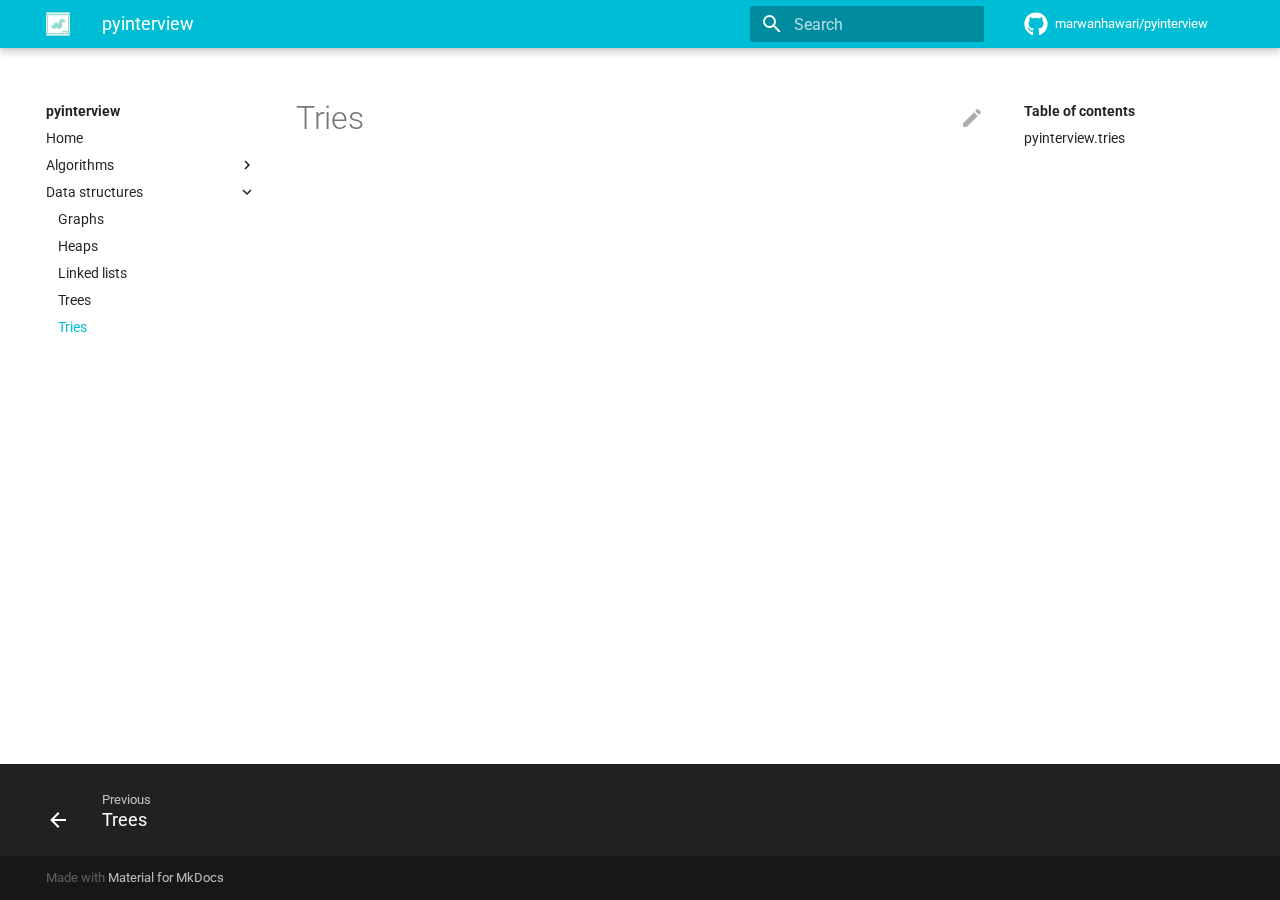
<file: data_structures/tries/index.html>
<!doctype html>
<html lang="en" class="no-js">
  <head>
    
      <meta charset="utf-8">
      <meta name="viewport" content="width=device-width,initial-scale=1">
      
      
      
      
      <link rel="icon" href="../../assets/images/favicon.png">
      <meta name="generator" content="mkdocs-1.2.2, mkdocs-material-7.3.1">
    
    
      
        <title>Tries - pyinterview</title>
      
    
    
      <link rel="stylesheet" href="../../assets/stylesheets/main.1c75ef36.min.css">
      
        
        <link rel="stylesheet" href="../../assets/stylesheets/palette.3f5d1f46.min.css">
        
      
    
    
    
      
        
        <link rel="preconnect" href="https://fonts.gstatic.com" crossorigin>
        <link rel="stylesheet" href="https://fonts.googleapis.com/css?family=Roboto:300,400,400i,700%7CRoboto+Mono&display=fallback">
        <style>:root{--md-text-font-family:"Roboto";--md-code-font-family:"Roboto Mono"}</style>
      
    
    
    
      <link rel="stylesheet" href="../../assets/_mkdocstrings.css">
    
      <link rel="stylesheet" href="../../stylesheets/extra.css">
    
    
      


    
    
  </head>
  
  
    
    
      
    
    
    
    
    <body dir="ltr" data-md-color-scheme="default" data-md-color-primary="cyan" data-md-color-accent="">
  
    
    <script>function __prefix(e){return new URL("../..",location).pathname+"."+e}function __get(e,t=localStorage){return JSON.parse(t.getItem(__prefix(e)))}</script>
    
      <script>var palette=__get("__palette");if(null!==palette&&"object"==typeof palette.color)for(var key in palette.color)document.body.setAttribute("data-md-color-"+key,palette.color[key])</script>
    
    <input class="md-toggle" data-md-toggle="drawer" type="checkbox" id="__drawer" autocomplete="off">
    <input class="md-toggle" data-md-toggle="search" type="checkbox" id="__search" autocomplete="off">
    <label class="md-overlay" for="__drawer"></label>
    <div data-md-component="skip">
      
        
        <a href="#tries" class="md-skip">
          Skip to content
        </a>
      
    </div>
    <div data-md-component="announce">
      
    </div>
    
      

<header class="md-header" data-md-component="header">
  <nav class="md-header__inner md-grid" aria-label="Header">
    <a href="../.." title="pyinterview" class="md-header__button md-logo" aria-label="pyinterview" data-md-component="logo">
      
  <img src="../../pyinterview_icon.png" alt="logo">

    </a>
    <label class="md-header__button md-icon" for="__drawer">
      <svg xmlns="http://www.w3.org/2000/svg" viewBox="0 0 24 24"><path d="M3 6h18v2H3V6m0 5h18v2H3v-2m0 5h18v2H3v-2z"/></svg>
    </label>
    <div class="md-header__title" data-md-component="header-title">
      <div class="md-header__ellipsis">
        <div class="md-header__topic">
          <span class="md-ellipsis">
            pyinterview
          </span>
        </div>
        <div class="md-header__topic" data-md-component="header-topic">
          <span class="md-ellipsis">
            
              Tries
            
          </span>
        </div>
      </div>
    </div>
    
      <form class="md-header__option" data-md-component="palette">
        
          
          
          <input class="md-option" data-md-color-media="" data-md-color-scheme="default" data-md-color-primary="cyan" data-md-color-accent=""  aria-hidden="true"  type="radio" name="__palette" id="__palette_1">
          
        
      </form>
    
    
    
      <label class="md-header__button md-icon" for="__search">
        <svg xmlns="http://www.w3.org/2000/svg" viewBox="0 0 24 24"><path d="M9.5 3A6.5 6.5 0 0 1 16 9.5c0 1.61-.59 3.09-1.56 4.23l.27.27h.79l5 5-1.5 1.5-5-5v-.79l-.27-.27A6.516 6.516 0 0 1 9.5 16 6.5 6.5 0 0 1 3 9.5 6.5 6.5 0 0 1 9.5 3m0 2C7 5 5 7 5 9.5S7 14 9.5 14 14 12 14 9.5 12 5 9.5 5z"/></svg>
      </label>
      
<div class="md-search" data-md-component="search" role="dialog">
  <label class="md-search__overlay" for="__search"></label>
  <div class="md-search__inner" role="search">
    <form class="md-search__form" name="search">
      <input type="text" class="md-search__input" name="query" aria-label="Search" placeholder="Search" autocapitalize="off" autocorrect="off" autocomplete="off" spellcheck="false" data-md-component="search-query" required>
      <label class="md-search__icon md-icon" for="__search">
        <svg xmlns="http://www.w3.org/2000/svg" viewBox="0 0 24 24"><path d="M9.5 3A6.5 6.5 0 0 1 16 9.5c0 1.61-.59 3.09-1.56 4.23l.27.27h.79l5 5-1.5 1.5-5-5v-.79l-.27-.27A6.516 6.516 0 0 1 9.5 16 6.5 6.5 0 0 1 3 9.5 6.5 6.5 0 0 1 9.5 3m0 2C7 5 5 7 5 9.5S7 14 9.5 14 14 12 14 9.5 12 5 9.5 5z"/></svg>
        <svg xmlns="http://www.w3.org/2000/svg" viewBox="0 0 24 24"><path d="M20 11v2H8l5.5 5.5-1.42 1.42L4.16 12l7.92-7.92L13.5 5.5 8 11h12z"/></svg>
      </label>
      <nav class="md-search__options" aria-label="Search">
        
        <button type="reset" class="md-search__icon md-icon" aria-label="Clear" tabindex="-1">
          <svg xmlns="http://www.w3.org/2000/svg" viewBox="0 0 24 24"><path d="M19 6.41 17.59 5 12 10.59 6.41 5 5 6.41 10.59 12 5 17.59 6.41 19 12 13.41 17.59 19 19 17.59 13.41 12 19 6.41z"/></svg>
        </button>
      </nav>
      
        <div class="md-search__suggest" data-md-component="search-suggest"></div>
      
    </form>
    <div class="md-search__output">
      <div class="md-search__scrollwrap" data-md-scrollfix>
        <div class="md-search-result" data-md-component="search-result">
          <div class="md-search-result__meta">
            Initializing search
          </div>
          <ol class="md-search-result__list"></ol>
        </div>
      </div>
    </div>
  </div>
</div>
    
    
      <div class="md-header__source">
        
<a href="https://github.com/marwanhawari/pyinterview/" title="Go to repository" class="md-source" data-md-component="source">
  <div class="md-source__icon md-icon">
    
    <svg xmlns="http://www.w3.org/2000/svg" viewBox="0 0 496 512"><path d="M165.9 397.4c0 2-2.3 3.6-5.2 3.6-3.3.3-5.6-1.3-5.6-3.6 0-2 2.3-3.6 5.2-3.6 3-.3 5.6 1.3 5.6 3.6zm-31.1-4.5c-.7 2 1.3 4.3 4.3 4.9 2.6 1 5.6 0 6.2-2s-1.3-4.3-4.3-5.2c-2.6-.7-5.5.3-6.2 2.3zm44.2-1.7c-2.9.7-4.9 2.6-4.6 4.9.3 2 2.9 3.3 5.9 2.6 2.9-.7 4.9-2.6 4.6-4.6-.3-1.9-3-3.2-5.9-2.9zM244.8 8C106.1 8 0 113.3 0 252c0 110.9 69.8 205.8 169.5 239.2 12.8 2.3 17.3-5.6 17.3-12.1 0-6.2-.3-40.4-.3-61.4 0 0-70 15-84.7-29.8 0 0-11.4-29.1-27.8-36.6 0 0-22.9-15.7 1.6-15.4 0 0 24.9 2 38.6 25.8 21.9 38.6 58.6 27.5 72.9 20.9 2.3-16 8.8-27.1 16-33.7-55.9-6.2-112.3-14.3-112.3-110.5 0-27.5 7.6-41.3 23.6-58.9-2.6-6.5-11.1-33.3 2.6-67.9 20.9-6.5 69 27 69 27 20-5.6 41.5-8.5 62.8-8.5s42.8 2.9 62.8 8.5c0 0 48.1-33.6 69-27 13.7 34.7 5.2 61.4 2.6 67.9 16 17.7 25.8 31.5 25.8 58.9 0 96.5-58.9 104.2-114.8 110.5 9.2 7.9 17 22.9 17 46.4 0 33.7-.3 75.4-.3 83.6 0 6.5 4.6 14.4 17.3 12.1C428.2 457.8 496 362.9 496 252 496 113.3 383.5 8 244.8 8zM97.2 352.9c-1.3 1-1 3.3.7 5.2 1.6 1.6 3.9 2.3 5.2 1 1.3-1 1-3.3-.7-5.2-1.6-1.6-3.9-2.3-5.2-1zm-10.8-8.1c-.7 1.3.3 2.9 2.3 3.9 1.6 1 3.6.7 4.3-.7.7-1.3-.3-2.9-2.3-3.9-2-.6-3.6-.3-4.3.7zm32.4 35.6c-1.6 1.3-1 4.3 1.3 6.2 2.3 2.3 5.2 2.6 6.5 1 1.3-1.3.7-4.3-1.3-6.2-2.2-2.3-5.2-2.6-6.5-1zm-11.4-14.7c-1.6 1-1.6 3.6 0 5.9 1.6 2.3 4.3 3.3 5.6 2.3 1.6-1.3 1.6-3.9 0-6.2-1.4-2.3-4-3.3-5.6-2z"/></svg>
  </div>
  <div class="md-source__repository">
    marwanhawari/pyinterview
  </div>
</a>
      </div>
    
  </nav>
  
</header>
    
    <div class="md-container" data-md-component="container">
      
      
        
          
        
      
      <main class="md-main" data-md-component="main">
        <div class="md-main__inner md-grid">
          
            
              
              <div class="md-sidebar md-sidebar--primary" data-md-component="sidebar" data-md-type="navigation" >
                <div class="md-sidebar__scrollwrap">
                  <div class="md-sidebar__inner">
                    


<nav class="md-nav md-nav--primary" aria-label="Navigation" data-md-level="0">
  <label class="md-nav__title" for="__drawer">
    <a href="../.." title="pyinterview" class="md-nav__button md-logo" aria-label="pyinterview" data-md-component="logo">
      
  <img src="../../pyinterview_icon.png" alt="logo">

    </a>
    pyinterview
  </label>
  
    <div class="md-nav__source">
      
<a href="https://github.com/marwanhawari/pyinterview/" title="Go to repository" class="md-source" data-md-component="source">
  <div class="md-source__icon md-icon">
    
    <svg xmlns="http://www.w3.org/2000/svg" viewBox="0 0 496 512"><path d="M165.9 397.4c0 2-2.3 3.6-5.2 3.6-3.3.3-5.6-1.3-5.6-3.6 0-2 2.3-3.6 5.2-3.6 3-.3 5.6 1.3 5.6 3.6zm-31.1-4.5c-.7 2 1.3 4.3 4.3 4.9 2.6 1 5.6 0 6.2-2s-1.3-4.3-4.3-5.2c-2.6-.7-5.5.3-6.2 2.3zm44.2-1.7c-2.9.7-4.9 2.6-4.6 4.9.3 2 2.9 3.3 5.9 2.6 2.9-.7 4.9-2.6 4.6-4.6-.3-1.9-3-3.2-5.9-2.9zM244.8 8C106.1 8 0 113.3 0 252c0 110.9 69.8 205.8 169.5 239.2 12.8 2.3 17.3-5.6 17.3-12.1 0-6.2-.3-40.4-.3-61.4 0 0-70 15-84.7-29.8 0 0-11.4-29.1-27.8-36.6 0 0-22.9-15.7 1.6-15.4 0 0 24.9 2 38.6 25.8 21.9 38.6 58.6 27.5 72.9 20.9 2.3-16 8.8-27.1 16-33.7-55.9-6.2-112.3-14.3-112.3-110.5 0-27.5 7.6-41.3 23.6-58.9-2.6-6.5-11.1-33.3 2.6-67.9 20.9-6.5 69 27 69 27 20-5.6 41.5-8.5 62.8-8.5s42.8 2.9 62.8 8.5c0 0 48.1-33.6 69-27 13.7 34.7 5.2 61.4 2.6 67.9 16 17.7 25.8 31.5 25.8 58.9 0 96.5-58.9 104.2-114.8 110.5 9.2 7.9 17 22.9 17 46.4 0 33.7-.3 75.4-.3 83.6 0 6.5 4.6 14.4 17.3 12.1C428.2 457.8 496 362.9 496 252 496 113.3 383.5 8 244.8 8zM97.2 352.9c-1.3 1-1 3.3.7 5.2 1.6 1.6 3.9 2.3 5.2 1 1.3-1 1-3.3-.7-5.2-1.6-1.6-3.9-2.3-5.2-1zm-10.8-8.1c-.7 1.3.3 2.9 2.3 3.9 1.6 1 3.6.7 4.3-.7.7-1.3-.3-2.9-2.3-3.9-2-.6-3.6-.3-4.3.7zm32.4 35.6c-1.6 1.3-1 4.3 1.3 6.2 2.3 2.3 5.2 2.6 6.5 1 1.3-1.3.7-4.3-1.3-6.2-2.2-2.3-5.2-2.6-6.5-1zm-11.4-14.7c-1.6 1-1.6 3.6 0 5.9 1.6 2.3 4.3 3.3 5.6 2.3 1.6-1.3 1.6-3.9 0-6.2-1.4-2.3-4-3.3-5.6-2z"/></svg>
  </div>
  <div class="md-source__repository">
    marwanhawari/pyinterview
  </div>
</a>
    </div>
  
  <ul class="md-nav__list" data-md-scrollfix>
    
      
      
      

  
  
  
    <li class="md-nav__item">
      <a href="../.." class="md-nav__link">
        Home
      </a>
    </li>
  

    
      
      
      

  
  
  
    
    <li class="md-nav__item md-nav__item--nested">
      
      
        <input class="md-nav__toggle md-toggle" data-md-toggle="__nav_2" type="checkbox" id="__nav_2" >
      
      
      
      
        <label class="md-nav__link" for="__nav_2">
          Algorithms
          <span class="md-nav__icon md-icon"></span>
        </label>
      
      <nav class="md-nav" aria-label="Algorithms" data-md-level="1">
        <label class="md-nav__title" for="__nav_2">
          <span class="md-nav__icon md-icon"></span>
          Algorithms
        </label>
        <ul class="md-nav__list" data-md-scrollfix>
          
            
              
  
  
  
    <li class="md-nav__item">
      <a href="../../algorithms/searching/" class="md-nav__link">
        Searching
      </a>
    </li>
  

            
          
            
              
  
  
  
    <li class="md-nav__item">
      <a href="../../algorithms/sorting/" class="md-nav__link">
        Sorting
      </a>
    </li>
  

            
          
        </ul>
      </nav>
    </li>
  

    
      
      
      

  
  
    
  
  
    
    <li class="md-nav__item md-nav__item--active md-nav__item--nested">
      
      
        <input class="md-nav__toggle md-toggle" data-md-toggle="__nav_3" type="checkbox" id="__nav_3" checked>
      
      
      
      
        <label class="md-nav__link" for="__nav_3">
          Data structures
          <span class="md-nav__icon md-icon"></span>
        </label>
      
      <nav class="md-nav" aria-label="Data structures" data-md-level="1">
        <label class="md-nav__title" for="__nav_3">
          <span class="md-nav__icon md-icon"></span>
          Data structures
        </label>
        <ul class="md-nav__list" data-md-scrollfix>
          
            
              
  
  
  
    <li class="md-nav__item">
      <a href="../graphs/" class="md-nav__link">
        Graphs
      </a>
    </li>
  

            
          
            
              
  
  
  
    <li class="md-nav__item">
      <a href="../heaps/" class="md-nav__link">
        Heaps
      </a>
    </li>
  

            
          
            
              
  
  
  
    <li class="md-nav__item">
      <a href="../linked_lists/" class="md-nav__link">
        Linked lists
      </a>
    </li>
  

            
          
            
              
  
  
  
    <li class="md-nav__item">
      <a href="../trees/" class="md-nav__link">
        Trees
      </a>
    </li>
  

            
          
            
              
  
  
    
  
  
    <li class="md-nav__item md-nav__item--active">
      
      <input class="md-nav__toggle md-toggle" data-md-toggle="toc" type="checkbox" id="__toc">
      
      
        
      
      
        <label class="md-nav__link md-nav__link--active" for="__toc">
          Tries
          <span class="md-nav__icon md-icon"></span>
        </label>
      
      <a href="./" class="md-nav__link md-nav__link--active">
        Tries
      </a>
      
        
<nav class="md-nav md-nav--secondary" aria-label="Table of contents">
  
  
  
    
  
  
    <label class="md-nav__title" for="__toc">
      <span class="md-nav__icon md-icon"></span>
      Table of contents
    </label>
    <ul class="md-nav__list" data-md-component="toc" data-md-scrollfix>
      
        <li class="md-nav__item">
  <a href="#pyinterview.tries" class="md-nav__link">
    pyinterview.tries
  </a>
  
</li>
      
    </ul>
  
</nav>
      
    </li>
  

            
          
        </ul>
      </nav>
    </li>
  

    
  </ul>
</nav>
                  </div>
                </div>
              </div>
            
            
              
              <div class="md-sidebar md-sidebar--secondary" data-md-component="sidebar" data-md-type="toc" >
                <div class="md-sidebar__scrollwrap">
                  <div class="md-sidebar__inner">
                    
<nav class="md-nav md-nav--secondary" aria-label="Table of contents">
  
  
  
    
  
  
    <label class="md-nav__title" for="__toc">
      <span class="md-nav__icon md-icon"></span>
      Table of contents
    </label>
    <ul class="md-nav__list" data-md-component="toc" data-md-scrollfix>
      
        <li class="md-nav__item">
  <a href="#pyinterview.tries" class="md-nav__link">
    pyinterview.tries
  </a>
  
</li>
      
    </ul>
  
</nav>
                  </div>
                </div>
              </div>
            
          
          <div class="md-content" data-md-component="content">
            <article class="md-content__inner md-typeset">
              
                
                  <a href="https://github.com/marwanhawari/pyinterview/edit/master/docs/data_structures/tries.md" title="Edit this page" class="md-content__button md-icon">
                    <svg xmlns="http://www.w3.org/2000/svg" viewBox="0 0 24 24"><path d="M20.71 7.04c.39-.39.39-1.04 0-1.41l-2.34-2.34c-.37-.39-1.02-.39-1.41 0l-1.84 1.83 3.75 3.75M3 17.25V21h3.75L17.81 9.93l-3.75-3.75L3 17.25z"/></svg>
                  </a>
                
                
                <h1 id="tries">Tries<a class="headerlink" href="#tries" title="Permanent link">&para;</a></h1>


  <div class="doc doc-object doc-module">

<a id="pyinterview.tries"></a>
    <div class="doc doc-contents first">




  <div class="doc doc-children">













  </div>

    </div>

  </div>
                
              
              
                


              
            </article>
          </div>
        </div>
        
      </main>
      
        
<footer class="md-footer">
  
    <nav class="md-footer__inner md-grid" aria-label="Footer">
      
        
        <a href="../trees/" class="md-footer__link md-footer__link--prev" aria-label="Previous: Trees" rel="prev">
          <div class="md-footer__button md-icon">
            <svg xmlns="http://www.w3.org/2000/svg" viewBox="0 0 24 24"><path d="M20 11v2H8l5.5 5.5-1.42 1.42L4.16 12l7.92-7.92L13.5 5.5 8 11h12z"/></svg>
          </div>
          <div class="md-footer__title">
            <div class="md-ellipsis">
              <span class="md-footer__direction">
                Previous
              </span>
              Trees
            </div>
          </div>
        </a>
      
      
    </nav>
  
  <div class="md-footer-meta md-typeset">
    <div class="md-footer-meta__inner md-grid">
      <div class="md-footer-copyright">
        
        
          Made with
          <a href="https://squidfunk.github.io/mkdocs-material/" target="_blank" rel="noopener">
            Material for MkDocs
          </a>
        
        
      </div>
      
    </div>
  </div>
</footer>
      
    </div>
    <div class="md-dialog" data-md-component="dialog">
      <div class="md-dialog__inner md-typeset"></div>
    </div>
    <script id="__config" type="application/json">{"base": "../..", "features": ["search.suggest", "search.highlight"], "translations": {"clipboard.copy": "Copy to clipboard", "clipboard.copied": "Copied to clipboard", "search.config.lang": "en", "search.config.pipeline": "trimmer, stopWordFilter", "search.config.separator": "[\\s\\-]+", "search.placeholder": "Search", "search.result.placeholder": "Type to start searching", "search.result.none": "No matching documents", "search.result.one": "1 matching document", "search.result.other": "# matching documents", "search.result.more.one": "1 more on this page", "search.result.more.other": "# more on this page", "search.result.term.missing": "Missing", "select.version.title": "Select version"}, "search": "../../assets/javascripts/workers/search.e99e714c.min.js", "version": null}</script>
    
    
      <script src="../../assets/javascripts/bundle.c7d1b464.min.js"></script>
      
    
  </body>
</html>
</file>
<file: assets/_mkdocstrings.css>
/* Don't capitalize names. */
h5.doc-heading {
  text-transform: none !important;
}

/* Avoid breaking parameters name, etc. in table cells. */
.doc-contents td code {
  word-break: normal !important;
}

/* For pieces of Markdown rendered in table cells. */
.doc-contents td p {
  margin-top: 0 !important;
  margin-bottom: 0 !important;
}
</file>
<file: stylesheets/extra.css>
:root {
    --md-primary-fg-color:        #EE0F0F;
    --md-primary-fg-color--light: #ECB7B7;
    --md-primary-fg-color--dark:  #90030C;
    }
</file>
<file: assets/stylesheets/main.1c75ef36.min.css>
@charset "UTF-8";html{-webkit-text-size-adjust:none;-moz-text-size-adjust:none;-ms-text-size-adjust:none;text-size-adjust:none;box-sizing:border-box}*,:after,:before{box-sizing:inherit}body{margin:0}a,button,input,label{-webkit-tap-highlight-color:transparent}a{color:inherit;text-decoration:none}hr{border:0;box-sizing:content-box;display:block;height:.05rem;overflow:visible;padding:0}small{font-size:80%}sub,sup{line-height:1em}img{border-style:none}table{border-collapse:separate;border-spacing:0}td,th{font-weight:400;vertical-align:top}button{background:transparent;border:0;font-family:inherit;font-size:inherit;margin:0;padding:0}input{border:0;outline:none}:root{--md-default-fg-color:rgba(0,0,0,0.87);--md-default-fg-color--light:rgba(0,0,0,0.54);--md-default-fg-color--lighter:rgba(0,0,0,0.32);--md-default-fg-color--lightest:rgba(0,0,0,0.07);--md-default-bg-color:#fff;--md-default-bg-color--light:hsla(0,0%,100%,0.7);--md-default-bg-color--lighter:hsla(0,0%,100%,0.3);--md-default-bg-color--lightest:hsla(0,0%,100%,0.12);--md-primary-fg-color:#4051b5;--md-primary-fg-color--light:#5d6cc0;--md-primary-fg-color--dark:#303fa1;--md-primary-bg-color:#fff;--md-primary-bg-color--light:hsla(0,0%,100%,0.7);--md-accent-fg-color:#526cfe;--md-accent-fg-color--transparent:rgba(82,108,254,0.1);--md-accent-bg-color:#fff;--md-accent-bg-color--light:hsla(0,0%,100%,0.7)}:root>*{--md-code-fg-color:#36464e;--md-code-bg-color:#f5f5f5;--md-code-hl-color:rgba(255,255,0,0.5);--md-code-hl-number-color:#d52a2a;--md-code-hl-special-color:#db1457;--md-code-hl-function-color:#a846b9;--md-code-hl-constant-color:#6e59d9;--md-code-hl-keyword-color:#3f6ec6;--md-code-hl-string-color:#1c7d4d;--md-code-hl-name-color:var(--md-code-fg-color);--md-code-hl-operator-color:var(--md-default-fg-color--light);--md-code-hl-punctuation-color:var(--md-default-fg-color--light);--md-code-hl-comment-color:var(--md-default-fg-color--light);--md-code-hl-generic-color:var(--md-default-fg-color--light);--md-code-hl-variable-color:var(--md-default-fg-color--light);--md-typeset-color:var(--md-default-fg-color);--md-typeset-a-color:var(--md-primary-fg-color);--md-typeset-mark-color:rgba(255,255,0,0.5);--md-typeset-del-color:hsla(6,90%,60%,0.15);--md-typeset-ins-color:rgba(11,213,112,0.15);--md-typeset-kbd-color:#fafafa;--md-typeset-kbd-accent-color:#fff;--md-typeset-kbd-border-color:#b8b8b8;--md-typeset-table-color:rgba(0,0,0,0.12);--md-admonition-fg-color:var(--md-default-fg-color);--md-admonition-bg-color:var(--md-default-bg-color);--md-footer-fg-color:#fff;--md-footer-fg-color--light:hsla(0,0%,100%,0.7);--md-footer-fg-color--lighter:hsla(0,0%,100%,0.3);--md-footer-bg-color:rgba(0,0,0,0.87);--md-footer-bg-color--dark:rgba(0,0,0,0.32)}.md-icon svg{fill:currentColor;display:block;height:1.2rem;width:1.2rem}body{-webkit-font-smoothing:antialiased;-moz-osx-font-smoothing:grayscale}body,input{font-feature-settings:"kern","liga";font-family:var(--md-text-font-family,_),-apple-system,BlinkMacSystemFont,Helvetica,Arial,sans-serif}body,code,input,kbd,pre{color:var(--md-typeset-color)}code,kbd,pre{font-feature-settings:"kern";font-family:var(--md-code-font-family,_),SFMono-Regular,Consolas,Menlo,monospace}:root{--md-typeset-table-sort-icon:url('data:image/svg+xml;charset=utf-8,<svg xmlns="http://www.w3.org/2000/svg" viewBox="0 0 24 24"><path d="m18 21-4-4h3V7h-3l4-4 4 4h-3v10h3M2 19v-2h10v2M2 13v-2h7v2M2 7V5h4v2H2z"/></svg>');--md-typeset-table-sort-icon--asc:url('data:image/svg+xml;charset=utf-8,<svg xmlns="http://www.w3.org/2000/svg" viewBox="0 0 24 24"><path d="M19 17h3l-4 4-4-4h3V3h2M2 17h10v2H2M6 5v2H2V5m0 6h7v2H2v-2z"/></svg>');--md-typeset-table-sort-icon--desc:url('data:image/svg+xml;charset=utf-8,<svg xmlns="http://www.w3.org/2000/svg" viewBox="0 0 24 24"><path d="M19 7h3l-4-4-4 4h3v14h2M2 17h10v2H2M6 5v2H2V5m0 6h7v2H2v-2z"/></svg>')}.md-typeset{-webkit-print-color-adjust:exact;color-adjust:exact;font-size:.8rem;line-height:1.6}@media print{.md-typeset{font-size:.68rem}}.md-typeset blockquote,.md-typeset dl,.md-typeset figure,.md-typeset ol,.md-typeset pre,.md-typeset ul{margin:1em 0}.md-typeset h1{color:var(--md-default-fg-color--light);font-size:2em;line-height:1.3;margin:0 0 1.25em}.md-typeset h1,.md-typeset h2{font-weight:300;letter-spacing:-.01em}.md-typeset h2{font-size:1.5625em;line-height:1.4;margin:1.6em 0 .64em}.md-typeset h3{font-size:1.25em;font-weight:400;letter-spacing:-.01em;line-height:1.5;margin:1.6em 0 .8em}.md-typeset h2+h3{margin-top:.8em}.md-typeset h4{font-weight:700;letter-spacing:-.01em;margin:1em 0}.md-typeset h5,.md-typeset h6{color:var(--md-default-fg-color--light);font-size:.8em;font-weight:700;letter-spacing:-.01em;margin:1.25em 0}.md-typeset h5{text-transform:uppercase}.md-typeset hr{border-bottom:.05rem solid var(--md-default-fg-color--lightest);display:flow-root;margin:1.5em 0}.md-typeset a{color:var(--md-typeset-a-color);word-break:break-word}.md-typeset a,.md-typeset a:before{transition:color 125ms}.md-typeset a:focus,.md-typeset a:hover{color:var(--md-accent-fg-color)}.md-typeset a.focus-visible{outline-color:var(--md-accent-fg-color);outline-offset:.2rem}.md-typeset code,.md-typeset kbd,.md-typeset pre{color:var(--md-code-fg-color);direction:ltr}@media print{.md-typeset code,.md-typeset kbd,.md-typeset pre{white-space:pre-wrap}}.md-typeset code{background-color:var(--md-code-bg-color);border-radius:.1rem;-webkit-box-decoration-break:clone;box-decoration-break:clone;font-size:.85em;padding:0 .2941176471em;word-break:break-word}.md-typeset code:not(.focus-visible){-webkit-tap-highlight-color:transparent;outline:none}.md-typeset h1 code,.md-typeset h2 code,.md-typeset h3 code,.md-typeset h4 code,.md-typeset h5 code,.md-typeset h6 code{background-color:transparent;box-shadow:none;margin:initial;padding:initial}.md-typeset a code{color:currentColor}.md-typeset pre{display:flow-root;line-height:1.4;position:relative}.md-typeset pre>code{-webkit-box-decoration-break:slice;box-decoration-break:slice;box-shadow:none;display:block;margin:0;overflow:auto;padding:.7720588235em 1.1764705882em;scrollbar-color:var(--md-default-fg-color--lighter) transparent;scrollbar-width:thin;touch-action:auto;word-break:normal}.md-typeset pre>code:hover{scrollbar-color:var(--md-accent-fg-color) transparent}.md-typeset pre>code::-webkit-scrollbar{height:.2rem;width:.2rem}.md-typeset pre>code::-webkit-scrollbar-thumb{background-color:var(--md-default-fg-color--lighter)}.md-typeset pre>code::-webkit-scrollbar-thumb:hover{background-color:var(--md-accent-fg-color)}@media screen and (max-width:44.9375em){.md-typeset>pre{margin:1em -.8rem}.md-typeset>pre code{border-radius:0}}.md-typeset kbd{background-color:var(--md-typeset-kbd-color);border-radius:.1rem;box-shadow:0 .1rem 0 .05rem var(--md-typeset-kbd-border-color),0 .1rem 0 var(--md-typeset-kbd-border-color),0 -.1rem .2rem var(--md-typeset-kbd-accent-color) inset;color:var(--md-default-fg-color);display:inline-block;font-size:.75em;padding:0 .6666666667em;vertical-align:text-top;word-break:break-word}.md-typeset mark{background-color:var(--md-typeset-mark-color);-webkit-box-decoration-break:clone;box-decoration-break:clone;color:inherit;word-break:break-word}.md-typeset abbr{border-bottom:.05rem dotted var(--md-default-fg-color--light);cursor:help;text-decoration:none}@media (hover:none){.md-typeset abbr{position:relative}.md-typeset abbr[title]:focus:after,.md-typeset abbr[title]:hover:after{background-color:var(--md-default-fg-color);border-radius:.1rem;box-shadow:0 2px 2px 0 rgba(0,0,0,.14),0 1px 5px 0 rgba(0,0,0,.12),0 3px 1px -2px rgba(0,0,0,.2);color:var(--md-default-bg-color);content:attr(title);display:inline-block;font-size:.7rem;left:0;margin-top:2em;max-width:80%;min-width:-webkit-max-content;min-width:-moz-max-content;min-width:max-content;padding:.2rem .3rem;position:absolute;width:auto}}.md-typeset small{opacity:.75}.md-typeset sub,.md-typeset sup{margin-left:.078125em}[dir=rtl] .md-typeset sub,[dir=rtl] .md-typeset sup{margin-left:0;margin-right:.078125em}.md-typeset blockquote{border-left:.2rem solid var(--md-default-fg-color--lighter);color:var(--md-default-fg-color--light);padding-left:.6rem}[dir=rtl] .md-typeset blockquote{border-left:initial;border-right:.2rem solid var(--md-default-fg-color--lighter);padding-left:0;padding-right:.6rem}.md-typeset ul{list-style-type:disc}.md-typeset ol,.md-typeset ul{display:flow-root;margin-left:.625em;padding:0}[dir=rtl] .md-typeset ol,[dir=rtl] .md-typeset ul{margin-left:0;margin-right:.625em}.md-typeset ol ol,.md-typeset ul ol{list-style-type:lower-alpha}.md-typeset ol ol ol,.md-typeset ul ol ol{list-style-type:lower-roman}.md-typeset ol li,.md-typeset ul li{margin-bottom:.5em;margin-left:1.25em}[dir=rtl] .md-typeset ol li,[dir=rtl] .md-typeset ul li{margin-left:0;margin-right:1.25em}.md-typeset ol li blockquote,.md-typeset ol li p,.md-typeset ul li blockquote,.md-typeset ul li p{margin:.5em 0}.md-typeset ol li:last-child,.md-typeset ul li:last-child{margin-bottom:0}.md-typeset ol li ol,.md-typeset ol li ul,.md-typeset ul li ol,.md-typeset ul li ul{margin:.5em 0 .5em .625em}[dir=rtl] .md-typeset ol li ol,[dir=rtl] .md-typeset ol li ul,[dir=rtl] .md-typeset ul li ol,[dir=rtl] .md-typeset ul li ul{margin-left:0;margin-right:.625em}.md-typeset dd{margin:1em 0 1.5em 1.875em}[dir=rtl] .md-typeset dd{margin-left:0;margin-right:1.875em}.md-typeset img,.md-typeset svg{height:auto;max-width:100%}.md-typeset img[align=left],.md-typeset svg[align=left]{margin:1em 1em 1em 0}.md-typeset img[align=right],.md-typeset svg[align=right]{margin:1em 0 1em 1em}.md-typeset img[align]:only-child,.md-typeset svg[align]:only-child{margin-top:0}.md-typeset figure{display:flow-root;margin:0 auto;max-width:100%;text-align:center;width:-webkit-fit-content;width:-moz-fit-content;width:fit-content}.md-typeset figure img{display:block}.md-typeset figcaption{font-style:italic;margin:1em auto 2em;max-width:24rem}.md-typeset iframe{max-width:100%}.md-typeset table:not([class]){background-color:var(--md-default-bg-color);border:.05rem solid var(--md-typeset-table-color);border-radius:.1rem;display:inline-block;font-size:.64rem;max-width:100%;overflow:auto;touch-action:auto}@media print{.md-typeset table:not([class]){display:table}}.md-typeset table:not([class])+*{margin-top:1.5em}.md-typeset table:not([class]) td>:first-child,.md-typeset table:not([class]) th>:first-child{margin-top:0}.md-typeset table:not([class]) td>:last-child,.md-typeset table:not([class]) th>:last-child{margin-bottom:0}.md-typeset table:not([class]) td:not([align]),.md-typeset table:not([class]) th:not([align]){text-align:left}[dir=rtl] .md-typeset table:not([class]) td:not([align]),[dir=rtl] .md-typeset table:not([class]) th:not([align]){text-align:right}.md-typeset table:not([class]) th{font-weight:700;min-width:5rem;padding:.9375em 1.25em;vertical-align:top}.md-typeset table:not([class]) th a{color:inherit}.md-typeset table:not([class]) td{border-top:.05rem solid var(--md-typeset-table-color);padding:.9375em 1.25em;vertical-align:top}.md-typeset table:not([class]) tbody tr{transition:background-color 125ms}.md-typeset table:not([class]) tbody tr:hover{background-color:rgba(0,0,0,.035);box-shadow:0 .05rem 0 var(--md-default-bg-color) inset}.md-typeset table:not([class]) a{word-break:normal}.md-typeset table th[role=columnheader]{cursor:pointer}.md-typeset table th[role=columnheader]:after{content:"";display:inline-block;height:1.2em;margin-left:.5em;-webkit-mask-image:var(--md-typeset-table-sort-icon);mask-image:var(--md-typeset-table-sort-icon);-webkit-mask-repeat:no-repeat;mask-repeat:no-repeat;-webkit-mask-size:contain;mask-size:contain;transition:background-color 125ms;vertical-align:text-bottom;width:1.2em}.md-typeset table th[role=columnheader]:hover:after{background-color:var(--md-default-fg-color--lighter)}.md-typeset table th[role=columnheader][aria-sort=ascending]:after{background-color:var(--md-default-fg-color--light);-webkit-mask-image:var(--md-typeset-table-sort-icon--asc);mask-image:var(--md-typeset-table-sort-icon--asc)}.md-typeset table th[role=columnheader][aria-sort=descending]:after{background-color:var(--md-default-fg-color--light);-webkit-mask-image:var(--md-typeset-table-sort-icon--desc);mask-image:var(--md-typeset-table-sort-icon--desc)}.md-typeset__scrollwrap{margin:1em -.8rem;overflow-x:auto;touch-action:auto}.md-typeset__table{display:inline-block;margin-bottom:.5em;padding:0 .8rem}@media print{.md-typeset__table{display:block}}html .md-typeset__table table{display:table;margin:0;overflow:hidden;width:100%}html{font-size:125%;height:100%;overflow-x:hidden}@media screen and (min-width:100em){html{font-size:137.5%}}@media screen and (min-width:125em){html{font-size:150%}}body{background-color:var(--md-default-bg-color);display:flex;flex-direction:column;font-size:.5rem;min-height:100%;position:relative;width:100%}@media print{body{display:block}}@media screen and (max-width:59.9375em){body[data-md-state=lock]{position:fixed}}.md-grid{margin-left:auto;margin-right:auto;max-width:61rem}.md-container{display:flex;flex-direction:column;flex-grow:1}@media print{.md-container{display:block}}.md-main{flex-grow:1}.md-main__inner{display:flex;height:100%;margin-top:1.5rem}.md-ellipsis{overflow:hidden;text-overflow:ellipsis;white-space:nowrap}.md-toggle{display:none}.md-option{height:0;opacity:0;position:absolute;width:0}.md-option:checked+label:not([hidden]){display:block}.md-option.focus-visible+label{outline-color:var(--md-accent-fg-color);outline-style:auto}.md-skip{background-color:var(--md-default-fg-color);border-radius:.1rem;color:var(--md-default-bg-color);font-size:.64rem;margin:.5rem;opacity:0;outline-color:var(--md-accent-fg-color);padding:.3rem .5rem;position:fixed;transform:translateY(.4rem);z-index:-1}.md-skip:focus{opacity:1;transform:translateY(0);transition:transform .25s cubic-bezier(.4,0,.2,1),opacity 175ms 75ms;z-index:10}@page{margin:25mm}.md-announce{background-color:var(--md-footer-bg-color);overflow:auto}@media print{.md-announce{display:none}}.md-announce__inner{color:var(--md-footer-fg-color);font-size:.7rem;margin:.6rem auto;padding:0 .8rem}:root{--md-clipboard-icon:url('data:image/svg+xml;charset=utf-8,<svg xmlns="http://www.w3.org/2000/svg" viewBox="0 0 24 24"><path d="M19 21H8V7h11m0-2H8a2 2 0 0 0-2 2v14a2 2 0 0 0 2 2h11a2 2 0 0 0 2-2V7a2 2 0 0 0-2-2m-3-4H4a2 2 0 0 0-2 2v14h2V3h12V1z"/></svg>')}.md-clipboard{border-radius:.1rem;color:var(--md-default-fg-color--lightest);cursor:pointer;height:1.5em;outline-color:var(--md-accent-fg-color);outline-offset:.1rem;position:absolute;right:.5em;top:.5em;transition:color .25s;width:1.5em;z-index:1}@media print{.md-clipboard{display:none}}.md-clipboard:not(.focus-visible){-webkit-tap-highlight-color:transparent;outline:none}:hover>.md-clipboard{color:var(--md-default-fg-color--light)}.md-clipboard:focus,.md-clipboard:hover{color:var(--md-accent-fg-color)}.md-clipboard:after{background-color:currentColor;content:"";display:block;height:1.125em;margin:0 auto;-webkit-mask-image:var(--md-clipboard-icon);mask-image:var(--md-clipboard-icon);-webkit-mask-repeat:no-repeat;mask-repeat:no-repeat;-webkit-mask-size:contain;mask-size:contain;width:1.125em}.md-clipboard--inline{cursor:pointer}.md-clipboard--inline code{transition:color .25s,background-color .25s}.md-clipboard--inline:focus code,.md-clipboard--inline:hover code{background-color:var(--md-accent-fg-color--transparent);color:var(--md-accent-fg-color)}.md-content{flex-grow:1;overflow:hidden;scroll-padding-top:51.2rem}.md-content__inner{margin:0 .8rem 1.2rem;padding-top:.6rem}@media screen and (min-width:76.25em){.md-sidebar--primary:not([hidden])~.md-content>.md-content__inner{margin-left:1.2rem}[dir=rtl] .md-sidebar--primary:not([hidden])~.md-content>.md-content__inner{margin-left:.8rem;margin-right:1.2rem}.md-sidebar--secondary:not([hidden])~.md-content>.md-content__inner{margin-right:1.2rem}[dir=rtl] .md-sidebar--secondary:not([hidden])~.md-content>.md-content__inner{margin-left:1.2rem;margin-right:.8rem}}.md-content__inner:before{content:"";display:block;height:.4rem}.md-content__inner>:last-child{margin-bottom:0}.md-content__button{float:right;margin:.4rem 0 .4rem .4rem;padding:0}@media print{.md-content__button{display:none}}[dir=rtl] .md-content__button{float:left;margin-left:0;margin-right:.4rem}[dir=rtl] .md-content__button svg{transform:scaleX(-1)}.md-typeset .md-content__button{color:var(--md-default-fg-color--lighter)}.md-content__button svg{display:inline;vertical-align:top}.md-dialog{background-color:var(--md-default-fg-color);border-radius:.1rem;bottom:.8rem;box-shadow:0 2px 2px 0 rgba(0,0,0,.14),0 1px 5px 0 rgba(0,0,0,.12),0 3px 1px -2px rgba(0,0,0,.2);left:auto;min-width:11.1rem;opacity:0;padding:.4rem .6rem;pointer-events:none;position:fixed;right:.8rem;transform:translateY(100%);transition:transform 0ms .4s,opacity .4s;z-index:3}@media print{.md-dialog{display:none}}[dir=rtl] .md-dialog{left:.8rem;right:auto}.md-dialog[data-md-state=open]{opacity:1;pointer-events:auto;transform:translateY(0);transition:transform .4s cubic-bezier(.075,.85,.175,1),opacity .4s}.md-dialog__inner{color:var(--md-default-bg-color);font-size:.7rem}.md-typeset .md-button{border:.1rem solid;border-radius:.1rem;color:var(--md-primary-fg-color);cursor:pointer;display:inline-block;font-weight:700;padding:.625em 2em;transition:color 125ms,background-color 125ms,border-color 125ms}.md-typeset .md-button--primary{background-color:var(--md-primary-fg-color);border-color:var(--md-primary-fg-color);color:var(--md-primary-bg-color)}.md-typeset .md-button:focus,.md-typeset .md-button:hover{background-color:var(--md-accent-fg-color);border-color:var(--md-accent-fg-color);color:var(--md-accent-bg-color)}.md-typeset .md-input{border-radius:.1rem;box-shadow:0 .2rem .5rem rgba(0,0,0,.1),0 .025rem .05rem rgba(0,0,0,.1);font-size:.8rem;height:1.8rem;padding:0 .6rem;transition:box-shadow .25s}.md-typeset .md-input:focus,.md-typeset .md-input:hover{box-shadow:0 .4rem 1rem rgba(0,0,0,.15),0 .025rem .05rem rgba(0,0,0,.15)}.md-typeset .md-input--stretch{width:100%}.md-header{background-color:var(--md-primary-fg-color);box-shadow:0 0 .2rem transparent,0 .2rem .4rem transparent;color:var(--md-primary-bg-color);left:0;position:-webkit-sticky;position:sticky;right:0;top:0;z-index:3}@media print{.md-header{display:none}}.md-header[data-md-state=shadow]{box-shadow:0 0 .2rem rgba(0,0,0,.1),0 .2rem .4rem rgba(0,0,0,.2);transition:transform .25s cubic-bezier(.1,.7,.1,1),box-shadow .25s}.md-header[data-md-state=hidden]{transform:translateY(-100%);transition:transform .25s cubic-bezier(.8,0,.6,1),box-shadow .25s}.md-header__inner{align-items:center;display:flex;padding:0 .2rem}.md-header__button{color:currentColor;cursor:pointer;margin:.2rem;outline-color:var(--md-accent-fg-color);padding:.4rem;position:relative;transition:opacity .25s;vertical-align:middle;z-index:1}.md-header__button:hover{opacity:.7}.md-header__button:not([hidden]){display:inline-block}.md-header__button:not(.focus-visible){-webkit-tap-highlight-color:transparent;outline:none}.md-header__button.md-logo{margin:.2rem;padding:.4rem}@media screen and (max-width:76.1875em){.md-header__button.md-logo{display:none}}.md-header__button.md-logo img,.md-header__button.md-logo svg{fill:currentColor;display:block;height:1.2rem;width:1.2rem}@media screen and (min-width:60em){.md-header__button[for=__search]{display:none}}.no-js .md-header__button[for=__search]{display:none}[dir=rtl] .md-header__button[for=__search] svg{transform:scaleX(-1)}@media screen and (min-width:76.25em){.md-header__button[for=__drawer]{display:none}}.md-header__topic{display:flex;max-width:100%;position:absolute;transition:transform .4s cubic-bezier(.1,.7,.1,1),opacity .15s}.md-header__topic+.md-header__topic{opacity:0;pointer-events:none;transform:translateX(1.25rem);transition:transform .4s cubic-bezier(1,.7,.1,.1),opacity .15s;z-index:-1}[dir=rtl] .md-header__topic+.md-header__topic{transform:translateX(-1.25rem)}.md-header__title{flex-grow:1;font-size:.9rem;height:2.4rem;line-height:2.4rem;margin-left:1rem;margin-right:.4rem}.md-header__title[data-md-state=active] .md-header__topic{opacity:0;pointer-events:none;transform:translateX(-1.25rem);transition:transform .4s cubic-bezier(1,.7,.1,.1),opacity .15s;z-index:-1}[dir=rtl] .md-header__title[data-md-state=active] .md-header__topic{transform:translateX(1.25rem)}.md-header__title[data-md-state=active] .md-header__topic+.md-header__topic{opacity:1;pointer-events:auto;transform:translateX(0);transition:transform .4s cubic-bezier(.1,.7,.1,1),opacity .15s;z-index:0}.md-header__title>.md-header__ellipsis{height:100%;position:relative;width:100%}.md-header__option{display:flex;flex-shrink:0;max-width:100%;transition:max-width 0ms .25s,opacity .25s .25s;white-space:nowrap}[data-md-toggle=search]:checked~.md-header .md-header__option{max-width:0;opacity:0;transition:max-width 0ms,opacity 0ms}.md-header__source{display:none}@media screen and (min-width:60em){.md-header__source{display:block;margin-left:1rem;max-width:11.7rem;width:11.7rem}[dir=rtl] .md-header__source{margin-left:0;margin-right:1rem}}@media screen and (min-width:76.25em){.md-header__source{margin-left:1.4rem}[dir=rtl] .md-header__source{margin-right:1.4rem}}.md-footer{background-color:var(--md-footer-bg-color);color:var(--md-footer-fg-color)}@media print{.md-footer{display:none}}.md-footer__inner{overflow:auto;padding:.2rem}.md-footer__link{display:flex;outline-color:var(--md-accent-fg-color);padding-bottom:.4rem;padding-top:1.4rem;transition:opacity .25s}@media screen and (min-width:45em){.md-footer__link{width:50%}}.md-footer__link:focus,.md-footer__link:hover{opacity:.7}.md-footer__link--prev{float:left}@media screen and (max-width:44.9375em){.md-footer__link--prev{width:25%}.md-footer__link--prev .md-footer__title{display:none}}[dir=rtl] .md-footer__link--prev{float:right}[dir=rtl] .md-footer__link--prev svg{transform:scaleX(-1)}.md-footer__link--next{float:right;text-align:right}@media screen and (max-width:44.9375em){.md-footer__link--next{width:75%}}[dir=rtl] .md-footer__link--next{float:left;text-align:left}[dir=rtl] .md-footer__link--next svg{transform:scaleX(-1)}.md-footer__title{flex-grow:1;font-size:.9rem;line-height:2.4rem;max-width:calc(100% - 2.4rem);padding:0 1rem;position:relative}.md-footer__button{margin:.2rem;padding:.4rem}.md-footer__direction{font-size:.64rem;left:0;margin-top:-1rem;opacity:.7;padding:0 1rem;position:absolute;right:0}.md-footer-meta{background-color:var(--md-footer-bg-color--dark)}.md-footer-meta__inner{display:flex;flex-wrap:wrap;justify-content:space-between;padding:.2rem}html .md-footer-meta.md-typeset a{color:var(--md-footer-fg-color--light)}html .md-footer-meta.md-typeset a:focus,html .md-footer-meta.md-typeset a:hover{color:var(--md-footer-fg-color)}.md-footer-copyright{color:var(--md-footer-fg-color--lighter);font-size:.64rem;margin:auto .6rem;padding:.4rem 0;width:100%}@media screen and (min-width:45em){.md-footer-copyright{width:auto}}.md-footer-copyright__highlight{color:var(--md-footer-fg-color--light)}.md-footer-social{margin:0 .4rem;padding:.2rem 0 .6rem}@media screen and (min-width:45em){.md-footer-social{padding:.6rem 0}}.md-footer-social__link{display:inline-block;height:1.6rem;text-align:center;width:1.6rem}.md-footer-social__link:before{line-height:1.9}.md-footer-social__link svg{fill:currentColor;max-height:.8rem;vertical-align:-25%}:root{--md-nav-icon--prev:url('data:image/svg+xml;charset=utf-8,<svg xmlns="http://www.w3.org/2000/svg" viewBox="0 0 24 24"><path d="M20 11v2H8l5.5 5.5-1.42 1.42L4.16 12l7.92-7.92L13.5 5.5 8 11h12z"/></svg>');--md-nav-icon--next:url('data:image/svg+xml;charset=utf-8,<svg xmlns="http://www.w3.org/2000/svg" viewBox="0 0 24 24"><path d="M8.59 16.58 13.17 12 8.59 7.41 10 6l6 6-6 6-1.41-1.42z"/></svg>');--md-toc-icon:url('data:image/svg+xml;charset=utf-8,<svg xmlns="http://www.w3.org/2000/svg" viewBox="0 0 24 24"><path d="M3 9h14V7H3v2m0 4h14v-2H3v2m0 4h14v-2H3v2m16 0h2v-2h-2v2m0-10v2h2V7h-2m0 6h2v-2h-2v2z"/></svg>')}.md-nav{font-size:.7rem;line-height:1.3}.md-nav__title{display:block;font-weight:700;overflow:hidden;padding:0 .6rem;text-overflow:ellipsis}.md-nav__title .md-nav__button{display:none}.md-nav__title .md-nav__button img{height:100%;width:auto}.md-nav__title .md-nav__button.md-logo img,.md-nav__title .md-nav__button.md-logo svg{fill:currentColor;display:block;height:2.4rem;width:2.4rem}.md-nav__list{list-style:none;margin:0;padding:0}.md-nav__item{padding:0 .6rem}.md-nav__item .md-nav__item{padding-right:0}[dir=rtl] .md-nav__item .md-nav__item{padding-left:0;padding-right:.6rem}.md-nav__link{align-items:center;cursor:pointer;display:flex;justify-content:space-between;margin-top:.625em;overflow:hidden;scroll-snap-align:start;text-overflow:ellipsis;transition:color 125ms}.md-nav__link[data-md-state=blur]{color:var(--md-default-fg-color--light)}.md-nav__item .md-nav__link--active{color:var(--md-typeset-a-color)}.md-nav__item .md-nav__link--index [href]{width:100%}.md-nav__link:focus,.md-nav__link:hover{color:var(--md-accent-fg-color)}.md-nav__link.focus-visible{outline-color:var(--md-accent-fg-color);outline-offset:.2rem}.md-nav--primary .md-nav__link[for=__toc]{display:none}.md-nav--primary .md-nav__link[for=__toc] .md-icon:after{background-color:currentColor;display:block;height:100%;-webkit-mask-image:var(--md-toc-icon);mask-image:var(--md-toc-icon);width:100%}.md-nav--primary .md-nav__link[for=__toc]~.md-nav{display:none}.md-nav__link>*{cursor:pointer;display:flex}.md-nav__source{display:none}@media screen and (max-width:76.1875em){.md-nav--primary,.md-nav--primary .md-nav{background-color:var(--md-default-bg-color);display:flex;flex-direction:column;height:100%;left:0;position:absolute;right:0;top:0;z-index:1}.md-nav--primary .md-nav__item,.md-nav--primary .md-nav__title{font-size:.8rem;line-height:1.5}.md-nav--primary .md-nav__title{background-color:var(--md-default-fg-color--lightest);color:var(--md-default-fg-color--light);cursor:pointer;font-weight:400;height:5.6rem;line-height:2.4rem;padding:3rem .8rem .2rem;position:relative;white-space:nowrap}.md-nav--primary .md-nav__title .md-nav__icon{display:block;height:1.2rem;left:.4rem;margin:.2rem;position:absolute;top:.4rem;width:1.2rem}[dir=rtl] .md-nav--primary .md-nav__title .md-nav__icon{left:auto;right:.4rem}.md-nav--primary .md-nav__title .md-nav__icon:after{background-color:currentColor;content:"";display:block;height:100%;-webkit-mask-image:var(--md-nav-icon--prev);mask-image:var(--md-nav-icon--prev);-webkit-mask-repeat:no-repeat;mask-repeat:no-repeat;-webkit-mask-size:contain;mask-size:contain;width:100%}.md-nav--primary .md-nav__title~.md-nav__list{background-color:var(--md-default-bg-color);box-shadow:0 .05rem 0 var(--md-default-fg-color--lightest) inset;overflow-y:auto;-ms-scroll-snap-type:y mandatory;scroll-snap-type:y mandatory;touch-action:pan-y}.md-nav--primary .md-nav__title~.md-nav__list>:first-child{border-top:0}.md-nav--primary .md-nav__title[for=__drawer]{background-color:var(--md-primary-fg-color);color:var(--md-primary-bg-color)}.md-nav--primary .md-nav__title .md-logo{display:block;left:.2rem;margin:.2rem;padding:.4rem;position:absolute;top:.2rem}[dir=rtl] .md-nav--primary .md-nav__title .md-logo{left:auto;right:.2rem}.md-nav--primary .md-nav__list{flex:1}.md-nav--primary .md-nav__item{border-top:.05rem solid var(--md-default-fg-color--lightest);padding:0}.md-nav--primary .md-nav__item--active>.md-nav__link{color:var(--md-typeset-a-color)}.md-nav--primary .md-nav__item--active>.md-nav__link:focus,.md-nav--primary .md-nav__item--active>.md-nav__link:hover{color:var(--md-accent-fg-color)}.md-nav--primary .md-nav__link{margin-top:0;padding:.6rem .8rem}.md-nav--primary .md-nav__link .md-nav__icon{flex-shrink:0;font-size:1.2rem;height:1.2rem;margin-right:-.2rem;width:1.2rem}[dir=rtl] .md-nav--primary .md-nav__link .md-nav__icon{margin-left:-.2rem;margin-right:0}.md-nav--primary .md-nav__link .md-nav__icon:after{background-color:currentColor;content:"";display:block;height:100%;-webkit-mask-image:var(--md-nav-icon--next);mask-image:var(--md-nav-icon--next);-webkit-mask-repeat:no-repeat;mask-repeat:no-repeat;-webkit-mask-size:contain;mask-size:contain;width:100%}[dir=rtl] .md-nav--primary .md-nav__icon:after{transform:scale(-1)}.md-nav--primary .md-nav--secondary .md-nav{background-color:transparent;position:static}.md-nav--primary .md-nav--secondary .md-nav .md-nav__link{padding-left:1.4rem}[dir=rtl] .md-nav--primary .md-nav--secondary .md-nav .md-nav__link{padding-left:0;padding-right:1.4rem}.md-nav--primary .md-nav--secondary .md-nav .md-nav .md-nav__link{padding-left:2rem}[dir=rtl] .md-nav--primary .md-nav--secondary .md-nav .md-nav .md-nav__link{padding-left:0;padding-right:2rem}.md-nav--primary .md-nav--secondary .md-nav .md-nav .md-nav .md-nav__link{padding-left:2.6rem}[dir=rtl] .md-nav--primary .md-nav--secondary .md-nav .md-nav .md-nav .md-nav__link{padding-left:0;padding-right:2.6rem}.md-nav--primary .md-nav--secondary .md-nav .md-nav .md-nav .md-nav .md-nav__link{padding-left:3.2rem}[dir=rtl] .md-nav--primary .md-nav--secondary .md-nav .md-nav .md-nav .md-nav .md-nav__link{padding-left:0;padding-right:3.2rem}.md-nav--secondary{background-color:transparent}.md-nav__toggle~.md-nav{display:flex;opacity:0;transform:translateX(100%);transition:transform .25s cubic-bezier(.8,0,.6,1),opacity 125ms 50ms}[dir=rtl] .md-nav__toggle~.md-nav{transform:translateX(-100%)}.md-nav__toggle:checked~.md-nav{opacity:1;transform:translateX(0);transition:transform .25s cubic-bezier(.4,0,.2,1),opacity 125ms 125ms}.md-nav__toggle:checked~.md-nav>.md-nav__list{-webkit-backface-visibility:hidden;backface-visibility:hidden}}@media screen and (max-width:59.9375em){.md-nav--primary .md-nav__link[for=__toc]{display:flex}.md-nav--primary .md-nav__link[for=__toc] .md-icon:after{content:""}.md-nav--primary .md-nav__link[for=__toc]+.md-nav__link{display:none}.md-nav--primary .md-nav__link[for=__toc]~.md-nav{display:flex}.md-nav__source{background-color:var(--md-primary-fg-color--dark);color:var(--md-primary-bg-color);display:block;padding:0 .2rem}}@media screen and (min-width:60em) and (max-width:76.1875em){.md-nav--integrated .md-nav__link[for=__toc]{display:flex}.md-nav--integrated .md-nav__link[for=__toc] .md-icon:after{content:""}.md-nav--integrated .md-nav__link[for=__toc]+.md-nav__link{display:none}.md-nav--integrated .md-nav__link[for=__toc]~.md-nav{display:flex}}@media screen and (min-width:60em){.md-nav--secondary .md-nav__title[for=__toc]{scroll-snap-align:start}.md-nav--secondary .md-nav__title .md-nav__icon{display:none}}@media screen and (min-width:76.25em){.md-nav{transition:max-height .25s cubic-bezier(.86,0,.07,1)}.md-nav--primary .md-nav__title[for=__drawer]{scroll-snap-align:start}.md-nav--primary .md-nav__title .md-nav__icon{display:none}.md-nav__toggle~.md-nav{display:none}.md-nav__toggle:checked~.md-nav,.md-nav__toggle:indeterminate~.md-nav{display:block}.md-nav__item--nested>.md-nav>.md-nav__title{display:none}.md-nav__item--section{display:block;margin:1.25em 0}.md-nav__item--section:last-child{margin-bottom:0}.md-nav__item--section>.md-nav__link{font-weight:700;pointer-events:none}.md-nav__item--section>.md-nav__link--index [href]{pointer-events:auto}.md-nav__item--section>.md-nav__link .md-nav__icon{display:none}.md-nav__item--section>.md-nav{display:block}.md-nav__item--section>.md-nav>.md-nav__list>.md-nav__item{padding:0}.md-nav__icon{float:right;height:.9rem;transition:transform .25s;width:.9rem}[dir=rtl] .md-nav__icon{float:left;transform:rotate(180deg)}.md-nav__icon:after{background-color:currentColor;content:"";display:inline-block;height:100%;-webkit-mask-image:var(--md-nav-icon--next);mask-image:var(--md-nav-icon--next);-webkit-mask-repeat:no-repeat;mask-repeat:no-repeat;-webkit-mask-size:contain;mask-size:contain;vertical-align:-.1rem;width:100%}.md-nav__item--nested .md-nav__toggle:checked~.md-nav__link .md-nav__icon,.md-nav__item--nested .md-nav__toggle:indeterminate~.md-nav__link .md-nav__icon{transform:rotate(90deg)}.md-nav--lifted>.md-nav__list>.md-nav__item--nested,.md-nav--lifted>.md-nav__title{display:none}.md-nav--lifted>.md-nav__list>.md-nav__item{display:none}.md-nav--lifted>.md-nav__list>.md-nav__item--active{display:block;padding:0}.md-nav--lifted>.md-nav__list>.md-nav__item--active>.md-nav__link{font-weight:700;padding:0 .6rem;pointer-events:none}.md-nav--lifted>.md-nav__list>.md-nav__item--active>.md-nav__link--index [href]{pointer-events:auto}.md-nav--lifted>.md-nav__list>.md-nav__item--active>.md-nav__link .md-nav__icon{display:none}.md-nav--lifted .md-nav[data-md-level="1"]{display:block}.md-nav--lifted .md-nav[data-md-level="1"]>.md-nav__list>.md-nav__item{padding-right:.6rem}.md-nav--integrated .md-nav__link[for=__toc]~.md-nav{border-left:.05rem solid var(--md-primary-fg-color);display:block;margin-bottom:1.25em}.md-nav--integrated .md-nav__link[for=__toc]~.md-nav>.md-nav__title{display:none}}:root{--md-search-result-icon:url('data:image/svg+xml;charset=utf-8,<svg xmlns="http://www.w3.org/2000/svg" viewBox="0 0 24 24"><path d="M14 2H6a2 2 0 0 0-2 2v16a2 2 0 0 0 2 2h7c-.41-.25-.8-.56-1.14-.9-.33-.33-.61-.7-.86-1.1H6V4h7v5h5v1.18c.71.16 1.39.43 2 .82V8l-6-6m6.31 16.9c1.33-2.11.69-4.9-1.4-6.22-2.11-1.33-4.91-.68-6.22 1.4-1.34 2.11-.69 4.89 1.4 6.22 1.46.93 3.32.93 4.79.02L22 23.39 23.39 22l-3.08-3.1m-3.81.1a2.5 2.5 0 0 1-2.5-2.5 2.5 2.5 0 0 1 2.5-2.5 2.5 2.5 0 0 1 2.5 2.5 2.5 2.5 0 0 1-2.5 2.5z"/></svg>')}.md-search{position:relative}@media screen and (min-width:60em){.md-search{padding:.2rem 0}}.no-js .md-search{display:none}.md-search__overlay{opacity:0;z-index:1}@media screen and (max-width:59.9375em){.md-search__overlay{background-color:var(--md-default-bg-color);border-radius:1rem;height:2rem;left:-2.2rem;overflow:hidden;pointer-events:none;position:absolute;top:-1rem;transform-origin:center;transition:transform .3s .1s,opacity .2s .2s;width:2rem}[dir=rtl] .md-search__overlay{left:auto;right:-2.2rem}[data-md-toggle=search]:checked~.md-header .md-search__overlay{opacity:1;transition:transform .4s,opacity .1s}}@media screen and (min-width:60em){.md-search__overlay{background-color:rgba(0,0,0,.54);cursor:pointer;height:0;left:0;position:fixed;top:0;transition:width 0ms .25s,height 0ms .25s,opacity .25s;width:0}[dir=rtl] .md-search__overlay{left:auto;right:0}[data-md-toggle=search]:checked~.md-header .md-search__overlay{height:200vh;opacity:1;transition:width 0ms,height 0ms,opacity .25s;width:100%}}@media screen and (max-width:29.9375em){[data-md-toggle=search]:checked~.md-header .md-search__overlay{transform:scale(45)}}@media screen and (min-width:30em) and (max-width:44.9375em){[data-md-toggle=search]:checked~.md-header .md-search__overlay{transform:scale(60)}}@media screen and (min-width:45em) and (max-width:59.9375em){[data-md-toggle=search]:checked~.md-header .md-search__overlay{transform:scale(75)}}.md-search__inner{-webkit-backface-visibility:hidden;backface-visibility:hidden}@media screen and (max-width:59.9375em){.md-search__inner{height:0;left:0;opacity:0;overflow:hidden;position:fixed;top:0;transform:translateX(5%);transition:width 0ms .3s,height 0ms .3s,transform .15s cubic-bezier(.4,0,.2,1) .15s,opacity .15s .15s;width:0;z-index:2}[dir=rtl] .md-search__inner{left:auto;right:0;transform:translateX(-5%)}[data-md-toggle=search]:checked~.md-header .md-search__inner{height:100%;opacity:1;transform:translateX(0);transition:width 0ms 0ms,height 0ms 0ms,transform .15s cubic-bezier(.1,.7,.1,1) .15s,opacity .15s .15s;width:100%}}@media screen and (min-width:60em){.md-search__inner{float:right;padding:.1rem 0;position:relative;transition:width .25s cubic-bezier(.1,.7,.1,1);width:11.7rem}[dir=rtl] .md-search__inner{float:left}}@media screen and (min-width:60em) and (max-width:76.1875em){[data-md-toggle=search]:checked~.md-header .md-search__inner{width:23.4rem}}@media screen and (min-width:76.25em){[data-md-toggle=search]:checked~.md-header .md-search__inner{width:34.4rem}}.md-search__form{background-color:var(--md-default-bg-color);box-shadow:0 0 .6rem transparent;height:2.4rem;position:relative;transition:color .25s,background-color .25s;z-index:2}@media screen and (min-width:60em){.md-search__form{background-color:rgba(0,0,0,.26);border-radius:.1rem;height:1.8rem}.md-search__form:hover{background-color:hsla(0,0%,100%,.12)}}[data-md-toggle=search]:checked~.md-header .md-search__form{background-color:var(--md-default-bg-color);border-radius:.1rem .1rem 0 0;box-shadow:0 0 .6rem rgba(0,0,0,.07);color:var(--md-default-fg-color)}.md-search__input{background:transparent;font-size:.9rem;height:100%;padding:0 2.2rem 0 3.6rem;position:relative;text-overflow:ellipsis;width:100%;z-index:2}[dir=rtl] .md-search__input{padding:0 3.6rem 0 2.2rem}.md-search__input::-webkit-input-placeholder{-webkit-transition:color .25s;transition:color .25s}.md-search__input::-moz-placeholder{-moz-transition:color .25s;transition:color .25s}.md-search__input::-ms-input-placeholder{-ms-transition:color .25s;transition:color .25s}.md-search__input::placeholder{transition:color .25s}.md-search__input::-webkit-input-placeholder{color:var(--md-default-fg-color--light)}.md-search__input::-moz-placeholder{color:var(--md-default-fg-color--light)}.md-search__input::-ms-input-placeholder{color:var(--md-default-fg-color--light)}.md-search__input::placeholder,.md-search__input~.md-search__icon{color:var(--md-default-fg-color--light)}.md-search__input::-ms-clear{display:none}@media screen and (max-width:59.9375em){.md-search__input{font-size:.9rem;height:2.4rem;width:100%}}@media screen and (min-width:60em){.md-search__input{color:inherit;font-size:.8rem;padding-left:2.2rem}[dir=rtl] .md-search__input{padding-right:2.2rem}.md-search__input::-webkit-input-placeholder{color:var(--md-primary-bg-color--light)}.md-search__input::-moz-placeholder{color:var(--md-primary-bg-color--light)}.md-search__input::-ms-input-placeholder{color:var(--md-primary-bg-color--light)}.md-search__input::placeholder{color:var(--md-primary-bg-color--light)}.md-search__input+.md-search__icon{color:var(--md-primary-bg-color)}[data-md-toggle=search]:checked~.md-header .md-search__input{text-overflow:clip}[data-md-toggle=search]:checked~.md-header .md-search__input::-webkit-input-placeholder{color:var(--md-default-fg-color--light)}[data-md-toggle=search]:checked~.md-header .md-search__input::-moz-placeholder{color:var(--md-default-fg-color--light)}[data-md-toggle=search]:checked~.md-header .md-search__input::-ms-input-placeholder{color:var(--md-default-fg-color--light)}[data-md-toggle=search]:checked~.md-header .md-search__input+.md-search__icon,[data-md-toggle=search]:checked~.md-header .md-search__input::placeholder{color:var(--md-default-fg-color--light)}}.md-search__icon{cursor:pointer;display:inline-block;height:1.2rem;transition:color .25s,opacity .25s;width:1.2rem}.md-search__icon:hover{opacity:.7}.md-search__icon[for=__search]{left:.5rem;position:absolute;top:.3rem;z-index:2}[dir=rtl] .md-search__icon[for=__search]{left:auto;right:.5rem}[dir=rtl] .md-search__icon[for=__search] svg{transform:scaleX(-1)}@media screen and (max-width:59.9375em){.md-search__icon[for=__search]{left:.8rem;top:.6rem}[dir=rtl] .md-search__icon[for=__search]{left:auto;right:.8rem}.md-search__icon[for=__search] svg:first-child{display:none}}@media screen and (min-width:60em){.md-search__icon[for=__search]{pointer-events:none}.md-search__icon[for=__search] svg:last-child{display:none}}.md-search__options{pointer-events:none;position:absolute;right:.5rem;top:.3rem;z-index:2}[dir=rtl] .md-search__options{left:.5rem;right:auto}@media screen and (max-width:59.9375em){.md-search__options{right:.8rem;top:.6rem}[dir=rtl] .md-search__options{left:.8rem;right:auto}}.md-search__options>*{color:var(--md-default-fg-color--light);margin-left:.2rem;opacity:0;transform:scale(.75);transition:transform .15s cubic-bezier(.1,.7,.1,1),opacity .15s}.md-search__options>:not(.focus-visible){-webkit-tap-highlight-color:transparent;outline:none}[data-md-toggle=search]:checked~.md-header .md-search__input:valid~.md-search__options>*{opacity:1;pointer-events:auto;transform:scale(1)}[data-md-toggle=search]:checked~.md-header .md-search__input:valid~.md-search__options>:hover{opacity:.7}.md-search__suggest{align-items:center;color:var(--md-default-fg-color--lighter);display:flex;font-size:.9rem;height:100%;opacity:0;padding:0 2.2rem 0 3.6rem;position:absolute;top:0;transition:opacity 50ms;white-space:nowrap;width:100%}[dir=rtl] .md-search__suggest{padding:0 3.6rem 0 2.2rem}@media screen and (min-width:60em){.md-search__suggest{font-size:.8rem;padding-left:2.2rem}[dir=rtl] .md-search__suggest{padding-right:2.2rem}}[data-md-toggle=search]:checked~.md-header .md-search__suggest{opacity:1;transition:opacity .3s .1s}.md-search__output{border-radius:0 0 .1rem .1rem;overflow:hidden;position:absolute;width:100%;z-index:1}@media screen and (max-width:59.9375em){.md-search__output{bottom:0;top:2.4rem}}@media screen and (min-width:60em){.md-search__output{opacity:0;top:1.9rem;transition:opacity .4s}[data-md-toggle=search]:checked~.md-header .md-search__output{box-shadow:0 6px 10px 0 rgba(0,0,0,.14),0 1px 18px 0 rgba(0,0,0,.12),0 3px 5px -1px rgba(0,0,0,.4);opacity:1}}.md-search__scrollwrap{-webkit-backface-visibility:hidden;backface-visibility:hidden;background-color:var(--md-default-bg-color);height:100%;overflow-y:auto;touch-action:pan-y}@media (-webkit-max-device-pixel-ratio:1),(max-resolution:1dppx){.md-search__scrollwrap{transform:translateZ(0)}}@media screen and (min-width:60em) and (max-width:76.1875em){.md-search__scrollwrap{width:23.4rem}}@media screen and (min-width:76.25em){.md-search__scrollwrap{width:34.4rem}}@media screen and (min-width:60em){.md-search__scrollwrap{max-height:0;scrollbar-color:var(--md-default-fg-color--lighter) transparent;scrollbar-width:thin}[data-md-toggle=search]:checked~.md-header .md-search__scrollwrap{max-height:75vh}.md-search__scrollwrap:hover{scrollbar-color:var(--md-accent-fg-color) transparent}.md-search__scrollwrap::-webkit-scrollbar{height:.2rem;width:.2rem}.md-search__scrollwrap::-webkit-scrollbar-thumb{background-color:var(--md-default-fg-color--lighter)}.md-search__scrollwrap::-webkit-scrollbar-thumb:hover{background-color:var(--md-accent-fg-color)}}.md-search-result{color:var(--md-default-fg-color);word-break:break-word}.md-search-result__meta{background-color:var(--md-default-fg-color--lightest);color:var(--md-default-fg-color--light);font-size:.64rem;line-height:1.8rem;padding:0 .8rem;scroll-snap-align:start}@media screen and (min-width:60em){.md-search-result__meta{padding-left:2.2rem}[dir=rtl] .md-search-result__meta{padding-left:0;padding-right:2.2rem}}.md-search-result__list{list-style:none;margin:0;padding:0}.md-search-result__item{box-shadow:0 -.05rem 0 var(--md-default-fg-color--lightest)}.md-search-result__item:first-child{box-shadow:none}.md-search-result__link{display:block;outline:none;scroll-snap-align:start;transition:background-color .25s}.md-search-result__link:focus,.md-search-result__link:hover{background-color:var(--md-accent-fg-color--transparent)}.md-search-result__link:last-child p:last-child{margin-bottom:.6rem}.md-search-result__more summary{color:var(--md-typeset-a-color);cursor:pointer;display:block;font-size:.64rem;outline:none;padding:.75em .8rem;scroll-snap-align:start;transition:color .25s,background-color .25s}@media screen and (min-width:60em){.md-search-result__more summary{padding-left:2.2rem}[dir=rtl] .md-search-result__more summary{padding-left:.8rem;padding-right:2.2rem}}.md-search-result__more summary:focus,.md-search-result__more summary:hover{background-color:var(--md-accent-fg-color--transparent);color:var(--md-accent-fg-color)}.md-search-result__more summary::-webkit-details-marker,.md-search-result__more summary::marker{display:none}.md-search-result__more summary~*>*{opacity:.65}.md-search-result__article{overflow:hidden;padding:0 .8rem;position:relative}@media screen and (min-width:60em){.md-search-result__article{padding-left:2.2rem}[dir=rtl] .md-search-result__article{padding-left:.8rem;padding-right:2.2rem}}.md-search-result__article--document .md-search-result__title{font-size:.8rem;font-weight:400;line-height:1.4;margin:.55rem 0}.md-search-result__icon{color:var(--md-default-fg-color--light);height:1.2rem;left:0;margin:.5rem;position:absolute;width:1.2rem}@media screen and (max-width:59.9375em){.md-search-result__icon{display:none}}.md-search-result__icon:after{background-color:currentColor;content:"";display:inline-block;height:100%;-webkit-mask-image:var(--md-search-result-icon);mask-image:var(--md-search-result-icon);-webkit-mask-repeat:no-repeat;mask-repeat:no-repeat;-webkit-mask-size:contain;mask-size:contain;width:100%}[dir=rtl] .md-search-result__icon{left:auto;right:0}[dir=rtl] .md-search-result__icon:after{transform:scaleX(-1)}.md-search-result__title{font-size:.64rem;font-weight:700;line-height:1.6;margin:.5em 0}.md-search-result__teaser{-webkit-box-orient:vertical;-webkit-line-clamp:2;color:var(--md-default-fg-color--light);display:-webkit-box;font-size:.64rem;line-height:1.6;margin:.5em 0;max-height:2rem;overflow:hidden;text-overflow:ellipsis}@media screen and (max-width:44.9375em){.md-search-result__teaser{-webkit-line-clamp:3;max-height:3rem}}@media screen and (min-width:60em) and (max-width:76.1875em){.md-search-result__teaser{-webkit-line-clamp:3;max-height:3rem}}.md-search-result__teaser mark{background-color:transparent;text-decoration:underline}.md-search-result__terms{font-size:.64rem;font-style:italic;margin:.5em 0}.md-search-result mark{background-color:transparent;color:var(--md-accent-fg-color)}.md-select{position:relative;z-index:1}.md-select__inner{background-color:var(--md-default-bg-color);border-radius:.1rem;box-shadow:0 .2rem .5rem rgba(0,0,0,.1),0 0 .05rem rgba(0,0,0,.25);color:var(--md-default-fg-color);left:50%;margin-top:.2rem;max-height:0;opacity:0;position:absolute;top:calc(100% - .2rem);transform:translate3d(-50%,.3rem,0);transition:transform .25s 375ms,opacity .25s .25s,max-height 0ms .5s}.md-select:focus-within .md-select__inner,.md-select:hover .md-select__inner{max-height:10rem;opacity:1;transform:translate3d(-50%,0,0);transition:transform .25s cubic-bezier(.1,.7,.1,1),opacity .25s,max-height 0ms}.md-select__inner:after{border-bottom:.2rem solid transparent;border-bottom-color:var(--md-default-bg-color);border-left:.2rem solid transparent;border-right:.2rem solid transparent;border-top:0;content:"";height:0;left:50%;margin-left:-.2rem;margin-top:-.2rem;position:absolute;top:0;width:0}.md-select__list{border-radius:.1rem;font-size:.8rem;list-style-type:none;margin:0;max-height:inherit;overflow:auto;padding:0}.md-select__item{line-height:1.8rem}.md-select__link{cursor:pointer;display:block;outline:none;padding-left:.6rem;padding-right:1.2rem;scroll-snap-align:start;transition:background-color .25s,color .25s;width:100%}[dir=rtl] .md-select__link{padding-left:1.2rem;padding-right:.6rem}.md-select__link:focus,.md-select__link:hover{color:var(--md-accent-fg-color)}.md-select__link:focus{background-color:var(--md-default-fg-color--lightest)}.md-sidebar{align-self:flex-start;flex-shrink:0;padding:1.2rem 0;position:-webkit-sticky;position:sticky;top:2.4rem;width:12.1rem}@media print{.md-sidebar{display:none}}@media screen and (max-width:76.1875em){.md-sidebar--primary{background-color:var(--md-default-bg-color);display:block;height:100%;left:-12.1rem;position:fixed;top:0;transform:translateX(0);transition:transform .25s cubic-bezier(.4,0,.2,1),box-shadow .25s;width:12.1rem;z-index:4}[dir=rtl] .md-sidebar--primary{left:auto;right:-12.1rem}[data-md-toggle=drawer]:checked~.md-container .md-sidebar--primary{box-shadow:0 8px 10px 1px rgba(0,0,0,.14),0 3px 14px 2px rgba(0,0,0,.12),0 5px 5px -3px rgba(0,0,0,.4);transform:translateX(12.1rem)}[dir=rtl] [data-md-toggle=drawer]:checked~.md-container .md-sidebar--primary{transform:translateX(-12.1rem)}.md-sidebar--primary .md-sidebar__scrollwrap{bottom:0;left:0;margin:0;overflow:hidden;position:absolute;right:0;-ms-scroll-snap-type:none;scroll-snap-type:none;top:0}}@media screen and (min-width:76.25em){.md-sidebar{height:0}.no-js .md-sidebar{height:auto}}.md-sidebar--secondary{display:none;order:2}@media screen and (min-width:60em){.md-sidebar--secondary{height:0}.no-js .md-sidebar--secondary{height:auto}.md-sidebar--secondary:not([hidden]){display:block}.md-sidebar--secondary .md-sidebar__scrollwrap{touch-action:pan-y}}.md-sidebar__scrollwrap{-webkit-backface-visibility:hidden;backface-visibility:hidden;margin:0 .2rem;overflow-y:auto;scrollbar-color:var(--md-default-fg-color--lighter) transparent;scrollbar-width:thin}.md-sidebar__scrollwrap:hover{scrollbar-color:var(--md-accent-fg-color) transparent}.md-sidebar__scrollwrap::-webkit-scrollbar{height:.2rem;width:.2rem}.md-sidebar__scrollwrap::-webkit-scrollbar-thumb{background-color:var(--md-default-fg-color--lighter)}.md-sidebar__scrollwrap::-webkit-scrollbar-thumb:hover{background-color:var(--md-accent-fg-color)}@media screen and (max-width:76.1875em){.md-overlay{background-color:rgba(0,0,0,.54);height:0;opacity:0;position:fixed;top:0;transition:width 0ms .25s,height 0ms .25s,opacity .25s;width:0;z-index:4}[data-md-toggle=drawer]:checked~.md-overlay{height:100%;opacity:1;transition:width 0ms,height 0ms,opacity .25s;width:100%}}@-webkit-keyframes facts{0%{height:0}to{height:.65rem}}@keyframes facts{0%{height:0}to{height:.65rem}}@-webkit-keyframes fact{0%{opacity:0;transform:translateY(100%)}50%{opacity:0}to{opacity:1;transform:translateY(0)}}@keyframes fact{0%{opacity:0;transform:translateY(100%)}50%{opacity:0}to{opacity:1;transform:translateY(0)}}:root{--md-source-forks-icon:url('data:image/svg+xml;charset=utf-8,<svg xmlns="http://www.w3.org/2000/svg" viewBox="0 0 16 16"><path fill-rule="evenodd" d="M5 3.25a.75.75 0 1 1-1.5 0 .75.75 0 0 1 1.5 0zm0 2.122a2.25 2.25 0 1 0-1.5 0v.878A2.25 2.25 0 0 0 5.75 8.5h1.5v2.128a2.251 2.251 0 1 0 1.5 0V8.5h1.5a2.25 2.25 0 0 0 2.25-2.25v-.878a2.25 2.25 0 1 0-1.5 0v.878a.75.75 0 0 1-.75.75h-4.5A.75.75 0 0 1 5 6.25v-.878zm3.75 7.378a.75.75 0 1 1-1.5 0 .75.75 0 0 1 1.5 0zm3-8.75a.75.75 0 1 0 0-1.5.75.75 0 0 0 0 1.5z"/></svg>');--md-source-repositories-icon:url('data:image/svg+xml;charset=utf-8,<svg xmlns="http://www.w3.org/2000/svg" viewBox="0 0 16 16"><path fill-rule="evenodd" d="M2 2.5A2.5 2.5 0 0 1 4.5 0h8.75a.75.75 0 0 1 .75.75v12.5a.75.75 0 0 1-.75.75h-2.5a.75.75 0 1 1 0-1.5h1.75v-2h-8a1 1 0 0 0-.714 1.7.75.75 0 0 1-1.072 1.05A2.495 2.495 0 0 1 2 11.5v-9zm10.5-1V9h-8c-.356 0-.694.074-1 .208V2.5a1 1 0 0 1 1-1h8zM5 12.25v3.25a.25.25 0 0 0 .4.2l1.45-1.087a.25.25 0 0 1 .3 0L8.6 15.7a.25.25 0 0 0 .4-.2v-3.25a.25.25 0 0 0-.25-.25h-3.5a.25.25 0 0 0-.25.25z"/></svg>');--md-source-stars-icon:url('data:image/svg+xml;charset=utf-8,<svg xmlns="http://www.w3.org/2000/svg" viewBox="0 0 16 16"><path fill-rule="evenodd" d="M8 .25a.75.75 0 0 1 .673.418l1.882 3.815 4.21.612a.75.75 0 0 1 .416 1.279l-3.046 2.97.719 4.192a.75.75 0 0 1-1.088.791L8 12.347l-3.766 1.98a.75.75 0 0 1-1.088-.79l.72-4.194L.818 6.374a.75.75 0 0 1 .416-1.28l4.21-.611L7.327.668A.75.75 0 0 1 8 .25zm0 2.445L6.615 5.5a.75.75 0 0 1-.564.41l-3.097.45 2.24 2.184a.75.75 0 0 1 .216.664l-.528 3.084 2.769-1.456a.75.75 0 0 1 .698 0l2.77 1.456-.53-3.084a.75.75 0 0 1 .216-.664l2.24-2.183-3.096-.45a.75.75 0 0 1-.564-.41L8 2.694v.001z"/></svg>');--md-source-version-icon:url('data:image/svg+xml;charset=utf-8,<svg xmlns="http://www.w3.org/2000/svg" viewBox="0 0 16 16"><path fill-rule="evenodd" d="M2.5 7.775V2.75a.25.25 0 0 1 .25-.25h5.025a.25.25 0 0 1 .177.073l6.25 6.25a.25.25 0 0 1 0 .354l-5.025 5.025a.25.25 0 0 1-.354 0l-6.25-6.25a.25.25 0 0 1-.073-.177zm-1.5 0V2.75C1 1.784 1.784 1 2.75 1h5.025c.464 0 .91.184 1.238.513l6.25 6.25a1.75 1.75 0 0 1 0 2.474l-5.026 5.026a1.75 1.75 0 0 1-2.474 0l-6.25-6.25A1.75 1.75 0 0 1 1 7.775zM6 5a1 1 0 1 0 0 2 1 1 0 0 0 0-2z"/></svg>')}.md-source{-webkit-backface-visibility:hidden;backface-visibility:hidden;display:block;font-size:.65rem;line-height:1.2;outline-color:var(--md-accent-fg-color);transition:opacity .25s;white-space:nowrap}.md-source:hover{opacity:.7}.md-source__icon{display:inline-block;height:2.4rem;vertical-align:middle;width:2rem}.md-source__icon svg{margin-left:.6rem;margin-top:.6rem}[dir=rtl] .md-source__icon svg{margin-left:0;margin-right:.6rem}.md-source__icon+.md-source__repository{margin-left:-2rem;padding-left:2rem}[dir=rtl] .md-source__icon+.md-source__repository{margin-left:0;margin-right:-2rem;padding-left:0;padding-right:2rem}.md-source__repository{display:inline-block;margin-left:.6rem;max-width:calc(100% - 1.2rem);overflow:hidden;text-overflow:ellipsis;vertical-align:middle}.md-source__facts{font-size:.55rem;list-style-type:none;margin:.1rem 0 0;opacity:.75;overflow:hidden;padding:0}[data-md-state=done] .md-source__facts{-webkit-animation:facts .25s ease-in;animation:facts .25s ease-in}.md-source__fact{display:inline-block}[data-md-state=done] .md-source__fact{-webkit-animation:fact .4s ease-out;animation:fact .4s ease-out}.md-source__fact:before{background-color:currentColor;content:"";display:inline-block;height:.6rem;margin-right:.1rem;-webkit-mask-repeat:no-repeat;mask-repeat:no-repeat;-webkit-mask-size:contain;mask-size:contain;vertical-align:text-top;width:.6rem}[dir=rtl] .md-source__fact:before{margin-left:.1rem;margin-right:0}.md-source__fact:nth-child(1n+2):before{margin-left:.4rem}[dir=rtl] .md-source__fact:nth-child(1n+2):before{margin-left:.1rem;margin-right:.4rem}.md-source__fact--version:before{-webkit-mask-image:var(--md-source-version-icon);mask-image:var(--md-source-version-icon)}.md-source__fact--stars:before{-webkit-mask-image:var(--md-source-stars-icon);mask-image:var(--md-source-stars-icon)}.md-source__fact--forks:before{-webkit-mask-image:var(--md-source-forks-icon);mask-image:var(--md-source-forks-icon)}.md-source__fact--repositories:before{-webkit-mask-image:var(--md-source-repositories-icon);mask-image:var(--md-source-repositories-icon)}.md-tabs{background-color:var(--md-primary-fg-color);color:var(--md-primary-bg-color);overflow:auto;width:100%}@media print{.md-tabs{display:none}}@media screen and (max-width:76.1875em){.md-tabs{display:none}}.md-tabs[data-md-state=hidden]{pointer-events:none}.md-tabs__list{contain:content;list-style:none;margin:0 0 0 .2rem;padding:0;white-space:nowrap}[dir=rtl] .md-tabs__list{margin-left:0;margin-right:.2rem}.md-tabs__item{display:inline-block;height:2.4rem;padding-left:.6rem;padding-right:.6rem}.md-tabs__link{-webkit-backface-visibility:hidden;backface-visibility:hidden;display:block;font-size:.7rem;margin-top:.8rem;opacity:.7;outline-color:var(--md-accent-fg-color);outline-offset:.2rem;transition:transform .4s cubic-bezier(.1,.7,.1,1),opacity .25s}.md-tabs__link--active,.md-tabs__link:focus,.md-tabs__link:hover{color:inherit;opacity:1}.md-tabs__item:nth-child(2) .md-tabs__link{transition-delay:20ms}.md-tabs__item:nth-child(3) .md-tabs__link{transition-delay:40ms}.md-tabs__item:nth-child(4) .md-tabs__link{transition-delay:60ms}.md-tabs__item:nth-child(5) .md-tabs__link{transition-delay:80ms}.md-tabs__item:nth-child(6) .md-tabs__link{transition-delay:.1s}.md-tabs__item:nth-child(7) .md-tabs__link{transition-delay:.12s}.md-tabs__item:nth-child(8) .md-tabs__link{transition-delay:.14s}.md-tabs__item:nth-child(9) .md-tabs__link{transition-delay:.16s}.md-tabs__item:nth-child(10) .md-tabs__link{transition-delay:.18s}.md-tabs__item:nth-child(11) .md-tabs__link{transition-delay:.2s}.md-tabs__item:nth-child(12) .md-tabs__link{transition-delay:.22s}.md-tabs__item:nth-child(13) .md-tabs__link{transition-delay:.24s}.md-tabs__item:nth-child(14) .md-tabs__link{transition-delay:.26s}.md-tabs__item:nth-child(15) .md-tabs__link{transition-delay:.28s}.md-tabs__item:nth-child(16) .md-tabs__link{transition-delay:.3s}.md-tabs[data-md-state=hidden] .md-tabs__link{opacity:0;transform:translateY(50%);transition:transform 0ms .1s,opacity .1s}.md-top{background-color:var(--md-default-bg-color);border-radius:1.6rem;box-shadow:0 .2rem .5rem rgba(0,0,0,.1),0 0 .05rem rgba(0,0,0,.25);color:var(--md-default-fg-color--light);font-size:.7rem;margin-left:50%;outline:none;padding:.4rem .8rem;position:fixed;top:3.2rem;transform:translate(-50%);transition:color 125ms,background-color 125ms,transform 125ms cubic-bezier(.4,0,.2,1),opacity 125ms;z-index:2}@media print{.md-top{display:none}}[dir=rtl] .md-top{float:left}.md-top[data-md-state=hidden]{opacity:0;pointer-events:none;transform:translate(-50%,.2rem);transition-duration:0ms}.md-top:focus,.md-top:hover{background-color:var(--md-accent-fg-color);color:var(--md-accent-bg-color)}.md-top svg{display:inline-block;vertical-align:-.5em}@-webkit-keyframes hoverfix{0%{pointer-events:none}}@keyframes hoverfix{0%{pointer-events:none}}:root{--md-version-icon:url('data:image/svg+xml;charset=utf-8,<svg xmlns="http://www.w3.org/2000/svg" viewBox="0 0 320 512"><path d="M31.3 192h257.3c17.8 0 26.7 21.5 14.1 34.1L174.1 354.8c-7.8 7.8-20.5 7.8-28.3 0L17.2 226.1C4.6 213.5 13.5 192 31.3 192z"/></svg>')}.md-version{flex-shrink:0;font-size:.8rem;height:2.4rem}.md-version__current{color:inherit;cursor:pointer;margin-left:1.4rem;margin-right:.4rem;outline:none;position:relative;top:.05rem}[dir=rtl] .md-version__current{margin-left:.4rem;margin-right:1.4rem}.md-version__current:after{background-color:currentColor;content:"";display:inline-block;height:.6rem;margin-left:.4rem;-webkit-mask-image:var(--md-version-icon);mask-image:var(--md-version-icon);-webkit-mask-repeat:no-repeat;mask-repeat:no-repeat;width:.4rem}[dir=rtl] .md-version__current:after{margin-left:0;margin-right:.4rem}.md-version__list{background-color:var(--md-default-bg-color);border-radius:.1rem;box-shadow:0 .2rem .5rem rgba(0,0,0,.1),0 0 .05rem rgba(0,0,0,.25);color:var(--md-default-fg-color);list-style-type:none;margin:.2rem .8rem;max-height:0;opacity:0;overflow:auto;padding:0;position:absolute;-ms-scroll-snap-type:y mandatory;scroll-snap-type:y mandatory;top:.15rem;transition:max-height 0ms .5s,opacity .25s .25s;z-index:1}.md-version:focus-within .md-version__list,.md-version:hover .md-version__list{max-height:10rem;opacity:1;transition:max-height 0ms,opacity .25s}@media (pointer:coarse){.md-version:hover .md-version__list{-webkit-animation:hoverfix .25s forwards;animation:hoverfix .25s forwards}.md-version:focus-within .md-version__list{-webkit-animation:none;animation:none}}.md-version__item{line-height:1.8rem}.md-version__link{cursor:pointer;display:block;outline:none;padding-left:.6rem;padding-right:1.2rem;scroll-snap-align:start;transition:color .25s,background-color .25s;white-space:nowrap;width:100%}[dir=rtl] .md-version__link{padding-left:1.2rem;padding-right:.6rem}.md-version__link:focus,.md-version__link:hover{color:var(--md-accent-fg-color)}.md-version__link:focus{background-color:var(--md-default-fg-color--lightest)}:root{--md-admonition-icon--note:url('data:image/svg+xml;charset=utf-8,<svg xmlns="http://www.w3.org/2000/svg" viewBox="0 0 24 24"><path d="M20.71 7.04c.39-.39.39-1.04 0-1.41l-2.34-2.34c-.37-.39-1.02-.39-1.41 0l-1.84 1.83 3.75 3.75M3 17.25V21h3.75L17.81 9.93l-3.75-3.75L3 17.25z"/></svg>');--md-admonition-icon--abstract:url('data:image/svg+xml;charset=utf-8,<svg xmlns="http://www.w3.org/2000/svg" viewBox="0 0 24 24"><path d="M17 9H7V7h10m0 6H7v-2h10m-3 6H7v-2h7M12 3a1 1 0 0 1 1 1 1 1 0 0 1-1 1 1 1 0 0 1-1-1 1 1 0 0 1 1-1m7 0h-4.18C14.4 1.84 13.3 1 12 1c-1.3 0-2.4.84-2.82 2H5a2 2 0 0 0-2 2v14a2 2 0 0 0 2 2h14a2 2 0 0 0 2-2V5a2 2 0 0 0-2-2z"/></svg>');--md-admonition-icon--info:url('data:image/svg+xml;charset=utf-8,<svg xmlns="http://www.w3.org/2000/svg" viewBox="0 0 24 24"><path d="M13 9h-2V7h2m0 10h-2v-6h2m-1-9A10 10 0 0 0 2 12a10 10 0 0 0 10 10 10 10 0 0 0 10-10A10 10 0 0 0 12 2z"/></svg>');--md-admonition-icon--tip:url('data:image/svg+xml;charset=utf-8,<svg xmlns="http://www.w3.org/2000/svg" viewBox="0 0 24 24"><path d="M17.66 11.2c-.23-.3-.51-.56-.77-.82-.67-.6-1.43-1.03-2.07-1.66C13.33 7.26 13 4.85 13.95 3c-.95.23-1.78.75-2.49 1.32-2.59 2.08-3.61 5.75-2.39 8.9.04.1.08.2.08.33 0 .22-.15.42-.35.5-.23.1-.47.04-.66-.12a.58.58 0 0 1-.14-.17c-1.13-1.43-1.31-3.48-.55-5.12C5.78 10 4.87 12.3 5 14.47c.06.5.12 1 .29 1.5.14.6.41 1.2.71 1.73 1.08 1.73 2.95 2.97 4.96 3.22 2.14.27 4.43-.12 6.07-1.6 1.83-1.66 2.47-4.32 1.53-6.6l-.13-.26c-.21-.46-.77-1.26-.77-1.26m-3.16 6.3c-.28.24-.74.5-1.1.6-1.12.4-2.24-.16-2.9-.82 1.19-.28 1.9-1.16 2.11-2.05.17-.8-.15-1.46-.28-2.23-.12-.74-.1-1.37.17-2.06.19.38.39.76.63 1.06.77 1 1.98 1.44 2.24 2.8.04.14.06.28.06.43.03.82-.33 1.72-.93 2.27z"/></svg>');--md-admonition-icon--success:url('data:image/svg+xml;charset=utf-8,<svg xmlns="http://www.w3.org/2000/svg" viewBox="0 0 24 24"><path d="m9 20.42-6.21-6.21 2.83-2.83L9 14.77l9.88-9.89 2.83 2.83L9 20.42z"/></svg>');--md-admonition-icon--question:url('data:image/svg+xml;charset=utf-8,<svg xmlns="http://www.w3.org/2000/svg" viewBox="0 0 24 24"><path d="m15.07 11.25-.9.92C13.45 12.89 13 13.5 13 15h-2v-.5c0-1.11.45-2.11 1.17-2.83l1.24-1.26c.37-.36.59-.86.59-1.41a2 2 0 0 0-2-2 2 2 0 0 0-2 2H8a4 4 0 0 1 4-4 4 4 0 0 1 4 4 3.2 3.2 0 0 1-.93 2.25M13 19h-2v-2h2M12 2A10 10 0 0 0 2 12a10 10 0 0 0 10 10 10 10 0 0 0 10-10c0-5.53-4.5-10-10-10z"/></svg>');--md-admonition-icon--warning:url('data:image/svg+xml;charset=utf-8,<svg xmlns="http://www.w3.org/2000/svg" viewBox="0 0 24 24"><path d="M13 14h-2V9h2m0 9h-2v-2h2M1 21h22L12 2 1 21z"/></svg>');--md-admonition-icon--failure:url('data:image/svg+xml;charset=utf-8,<svg xmlns="http://www.w3.org/2000/svg" viewBox="0 0 24 24"><path d="M20 6.91 17.09 4 12 9.09 6.91 4 4 6.91 9.09 12 4 17.09 6.91 20 12 14.91 17.09 20 20 17.09 14.91 12 20 6.91z"/></svg>');--md-admonition-icon--danger:url('data:image/svg+xml;charset=utf-8,<svg xmlns="http://www.w3.org/2000/svg" viewBox="0 0 24 24"><path d="M11 15H6l7-14v8h5l-7 14v-8z"/></svg>');--md-admonition-icon--bug:url('data:image/svg+xml;charset=utf-8,<svg xmlns="http://www.w3.org/2000/svg" viewBox="0 0 24 24"><path d="M14 12h-4v-2h4m0 6h-4v-2h4m6-6h-2.81a5.985 5.985 0 0 0-1.82-1.96L17 4.41 15.59 3l-2.17 2.17a6.002 6.002 0 0 0-2.83 0L8.41 3 7 4.41l1.62 1.63C7.88 6.55 7.26 7.22 6.81 8H4v2h2.09c-.05.33-.09.66-.09 1v1H4v2h2v1c0 .34.04.67.09 1H4v2h2.81c1.04 1.79 2.97 3 5.19 3s4.15-1.21 5.19-3H20v-2h-2.09c.05-.33.09-.66.09-1v-1h2v-2h-2v-1c0-.34-.04-.67-.09-1H20V8z"/></svg>');--md-admonition-icon--example:url('data:image/svg+xml;charset=utf-8,<svg xmlns="http://www.w3.org/2000/svg" viewBox="0 0 24 24"><path d="M7 13v-2h14v2H7m0 6v-2h14v2H7M7 7V5h14v2H7M3 8V5H2V4h2v4H3m-1 9v-1h3v4H2v-1h2v-.5H3v-1h1V17H2m2.25-7a.75.75 0 0 1 .75.75c0 .2-.08.39-.21.52L3.12 13H5v1H2v-.92L4 11H2v-1h2.25z"/></svg>');--md-admonition-icon--quote:url('data:image/svg+xml;charset=utf-8,<svg xmlns="http://www.w3.org/2000/svg" viewBox="0 0 24 24"><path d="M14 17h3l2-4V7h-6v6h3M6 17h3l2-4V7H5v6h3l-2 4z"/></svg>')}.md-typeset .admonition,.md-typeset details{background-color:var(--md-admonition-bg-color);border-left:.2rem solid #448aff;border-radius:.1rem;box-shadow:0 .2rem .5rem rgba(0,0,0,.05),0 .025rem .05rem rgba(0,0,0,.05);color:var(--md-admonition-fg-color);font-size:.64rem;margin:1.5625em 0;overflow:hidden;padding:0 .6rem;page-break-inside:avoid}@media print{.md-typeset .admonition,.md-typeset details{box-shadow:none}}[dir=rtl] .md-typeset .admonition,[dir=rtl] .md-typeset details{border-left:none;border-right:.2rem solid #448aff}.md-typeset .admonition .admonition,.md-typeset .admonition details,.md-typeset details .admonition,.md-typeset details details{margin-bottom:1em;margin-top:1em}.md-typeset .admonition .md-typeset__scrollwrap,.md-typeset details .md-typeset__scrollwrap{margin:1em -.6rem}.md-typeset .admonition .md-typeset__table,.md-typeset details .md-typeset__table{padding:0 .6rem}.md-typeset .admonition>.tabbed-set:only-child,.md-typeset details>.tabbed-set:only-child{margin-top:0}html .md-typeset .admonition>:last-child,html .md-typeset details>:last-child{margin-bottom:.6rem}.md-typeset .admonition-title,.md-typeset summary{background-color:rgba(68,138,255,.1);border-left:.2rem solid #448aff;font-weight:700;margin:0 -.6rem 0 -.8rem;padding:.4rem .6rem .4rem 2rem;position:relative}[dir=rtl] .md-typeset .admonition-title,[dir=rtl] .md-typeset summary{border-left:none;border-right:.2rem solid #448aff;margin:0 -.8rem 0 -.6rem;padding:.4rem 2rem .4rem .6rem}html .md-typeset .admonition-title:last-child,html .md-typeset summary:last-child{margin-bottom:0}.md-typeset .admonition-title:before,.md-typeset summary:before{background-color:#448aff;content:"";height:1rem;left:.6rem;-webkit-mask-image:var(--md-admonition-icon--note);mask-image:var(--md-admonition-icon--note);-webkit-mask-repeat:no-repeat;mask-repeat:no-repeat;-webkit-mask-size:contain;mask-size:contain;position:absolute;width:1rem}[dir=rtl] .md-typeset .admonition-title:before,[dir=rtl] .md-typeset summary:before{left:auto;right:.6rem}.md-typeset .admonition-title+.tabbed-set:last-child,.md-typeset summary+.tabbed-set:last-child{margin-top:0}.md-typeset .admonition.note,.md-typeset details.note{border-color:#448aff}.md-typeset .note>.admonition-title,.md-typeset .note>summary{background-color:rgba(68,138,255,.1);border-color:#448aff}.md-typeset .note>.admonition-title:before,.md-typeset .note>summary:before{background-color:#448aff;-webkit-mask-image:var(--md-admonition-icon--note);mask-image:var(--md-admonition-icon--note);-webkit-mask-repeat:no-repeat;mask-repeat:no-repeat;-webkit-mask-size:contain;mask-size:contain}.md-typeset .admonition.abstract,.md-typeset .admonition.summary,.md-typeset .admonition.tldr,.md-typeset details.abstract,.md-typeset details.summary,.md-typeset details.tldr{border-color:#00b0ff}.md-typeset .abstract>.admonition-title,.md-typeset .abstract>summary,.md-typeset .summary>.admonition-title,.md-typeset .summary>summary,.md-typeset .tldr>.admonition-title,.md-typeset .tldr>summary{background-color:rgba(0,176,255,.1);border-color:#00b0ff}.md-typeset .abstract>.admonition-title:before,.md-typeset .abstract>summary:before,.md-typeset .summary>.admonition-title:before,.md-typeset .summary>summary:before,.md-typeset .tldr>.admonition-title:before,.md-typeset .tldr>summary:before{background-color:#00b0ff;-webkit-mask-image:var(--md-admonition-icon--abstract);mask-image:var(--md-admonition-icon--abstract);-webkit-mask-repeat:no-repeat;mask-repeat:no-repeat;-webkit-mask-size:contain;mask-size:contain}.md-typeset .admonition.info,.md-typeset .admonition.todo,.md-typeset details.info,.md-typeset details.todo{border-color:#00b8d4}.md-typeset .info>.admonition-title,.md-typeset .info>summary,.md-typeset .todo>.admonition-title,.md-typeset .todo>summary{background-color:rgba(0,184,212,.1);border-color:#00b8d4}.md-typeset .info>.admonition-title:before,.md-typeset .info>summary:before,.md-typeset .todo>.admonition-title:before,.md-typeset .todo>summary:before{background-color:#00b8d4;-webkit-mask-image:var(--md-admonition-icon--info);mask-image:var(--md-admonition-icon--info);-webkit-mask-repeat:no-repeat;mask-repeat:no-repeat;-webkit-mask-size:contain;mask-size:contain}.md-typeset .admonition.hint,.md-typeset .admonition.important,.md-typeset .admonition.tip,.md-typeset details.hint,.md-typeset details.important,.md-typeset details.tip{border-color:#00bfa5}.md-typeset .hint>.admonition-title,.md-typeset .hint>summary,.md-typeset .important>.admonition-title,.md-typeset .important>summary,.md-typeset .tip>.admonition-title,.md-typeset .tip>summary{background-color:rgba(0,191,165,.1);border-color:#00bfa5}.md-typeset .hint>.admonition-title:before,.md-typeset .hint>summary:before,.md-typeset .important>.admonition-title:before,.md-typeset .important>summary:before,.md-typeset .tip>.admonition-title:before,.md-typeset .tip>summary:before{background-color:#00bfa5;-webkit-mask-image:var(--md-admonition-icon--tip);mask-image:var(--md-admonition-icon--tip);-webkit-mask-repeat:no-repeat;mask-repeat:no-repeat;-webkit-mask-size:contain;mask-size:contain}.md-typeset .admonition.check,.md-typeset .admonition.done,.md-typeset .admonition.success,.md-typeset details.check,.md-typeset details.done,.md-typeset details.success{border-color:#00c853}.md-typeset .check>.admonition-title,.md-typeset .check>summary,.md-typeset .done>.admonition-title,.md-typeset .done>summary,.md-typeset .success>.admonition-title,.md-typeset .success>summary{background-color:rgba(0,200,83,.1);border-color:#00c853}.md-typeset .check>.admonition-title:before,.md-typeset .check>summary:before,.md-typeset .done>.admonition-title:before,.md-typeset .done>summary:before,.md-typeset .success>.admonition-title:before,.md-typeset .success>summary:before{background-color:#00c853;-webkit-mask-image:var(--md-admonition-icon--success);mask-image:var(--md-admonition-icon--success);-webkit-mask-repeat:no-repeat;mask-repeat:no-repeat;-webkit-mask-size:contain;mask-size:contain}.md-typeset .admonition.faq,.md-typeset .admonition.help,.md-typeset .admonition.question,.md-typeset details.faq,.md-typeset details.help,.md-typeset details.question{border-color:#64dd17}.md-typeset .faq>.admonition-title,.md-typeset .faq>summary,.md-typeset .help>.admonition-title,.md-typeset .help>summary,.md-typeset .question>.admonition-title,.md-typeset .question>summary{background-color:rgba(100,221,23,.1);border-color:#64dd17}.md-typeset .faq>.admonition-title:before,.md-typeset .faq>summary:before,.md-typeset .help>.admonition-title:before,.md-typeset .help>summary:before,.md-typeset .question>.admonition-title:before,.md-typeset .question>summary:before{background-color:#64dd17;-webkit-mask-image:var(--md-admonition-icon--question);mask-image:var(--md-admonition-icon--question);-webkit-mask-repeat:no-repeat;mask-repeat:no-repeat;-webkit-mask-size:contain;mask-size:contain}.md-typeset .admonition.attention,.md-typeset .admonition.caution,.md-typeset .admonition.warning,.md-typeset details.attention,.md-typeset details.caution,.md-typeset details.warning{border-color:#ff9100}.md-typeset .attention>.admonition-title,.md-typeset .attention>summary,.md-typeset .caution>.admonition-title,.md-typeset .caution>summary,.md-typeset .warning>.admonition-title,.md-typeset .warning>summary{background-color:rgba(255,145,0,.1);border-color:#ff9100}.md-typeset .attention>.admonition-title:before,.md-typeset .attention>summary:before,.md-typeset .caution>.admonition-title:before,.md-typeset .caution>summary:before,.md-typeset .warning>.admonition-title:before,.md-typeset .warning>summary:before{background-color:#ff9100;-webkit-mask-image:var(--md-admonition-icon--warning);mask-image:var(--md-admonition-icon--warning);-webkit-mask-repeat:no-repeat;mask-repeat:no-repeat;-webkit-mask-size:contain;mask-size:contain}.md-typeset .admonition.fail,.md-typeset .admonition.failure,.md-typeset .admonition.missing,.md-typeset details.fail,.md-typeset details.failure,.md-typeset details.missing{border-color:#ff5252}.md-typeset .fail>.admonition-title,.md-typeset .fail>summary,.md-typeset .failure>.admonition-title,.md-typeset .failure>summary,.md-typeset .missing>.admonition-title,.md-typeset .missing>summary{background-color:rgba(255,82,82,.1);border-color:#ff5252}.md-typeset .fail>.admonition-title:before,.md-typeset .fail>summary:before,.md-typeset .failure>.admonition-title:before,.md-typeset .failure>summary:before,.md-typeset .missing>.admonition-title:before,.md-typeset .missing>summary:before{background-color:#ff5252;-webkit-mask-image:var(--md-admonition-icon--failure);mask-image:var(--md-admonition-icon--failure);-webkit-mask-repeat:no-repeat;mask-repeat:no-repeat;-webkit-mask-size:contain;mask-size:contain}.md-typeset .admonition.danger,.md-typeset .admonition.error,.md-typeset details.danger,.md-typeset details.error{border-color:#ff1744}.md-typeset .danger>.admonition-title,.md-typeset .danger>summary,.md-typeset .error>.admonition-title,.md-typeset .error>summary{background-color:rgba(255,23,68,.1);border-color:#ff1744}.md-typeset .danger>.admonition-title:before,.md-typeset .danger>summary:before,.md-typeset .error>.admonition-title:before,.md-typeset .error>summary:before{background-color:#ff1744;-webkit-mask-image:var(--md-admonition-icon--danger);mask-image:var(--md-admonition-icon--danger);-webkit-mask-repeat:no-repeat;mask-repeat:no-repeat;-webkit-mask-size:contain;mask-size:contain}.md-typeset .admonition.bug,.md-typeset details.bug{border-color:#f50057}.md-typeset .bug>.admonition-title,.md-typeset .bug>summary{background-color:rgba(245,0,87,.1);border-color:#f50057}.md-typeset .bug>.admonition-title:before,.md-typeset .bug>summary:before{background-color:#f50057;-webkit-mask-image:var(--md-admonition-icon--bug);mask-image:var(--md-admonition-icon--bug);-webkit-mask-repeat:no-repeat;mask-repeat:no-repeat;-webkit-mask-size:contain;mask-size:contain}.md-typeset .admonition.example,.md-typeset details.example{border-color:#7c4dff}.md-typeset .example>.admonition-title,.md-typeset .example>summary{background-color:rgba(124,77,255,.1);border-color:#7c4dff}.md-typeset .example>.admonition-title:before,.md-typeset .example>summary:before{background-color:#7c4dff;-webkit-mask-image:var(--md-admonition-icon--example);mask-image:var(--md-admonition-icon--example);-webkit-mask-repeat:no-repeat;mask-repeat:no-repeat;-webkit-mask-size:contain;mask-size:contain}.md-typeset .admonition.cite,.md-typeset .admonition.quote,.md-typeset details.cite,.md-typeset details.quote{border-color:#9e9e9e}.md-typeset .cite>.admonition-title,.md-typeset .cite>summary,.md-typeset .quote>.admonition-title,.md-typeset .quote>summary{background-color:hsla(0,0%,62%,.1);border-color:#9e9e9e}.md-typeset .cite>.admonition-title:before,.md-typeset .cite>summary:before,.md-typeset .quote>.admonition-title:before,.md-typeset .quote>summary:before{background-color:#9e9e9e;-webkit-mask-image:var(--md-admonition-icon--quote);mask-image:var(--md-admonition-icon--quote);-webkit-mask-repeat:no-repeat;mask-repeat:no-repeat;-webkit-mask-size:contain;mask-size:contain}:root{--md-footnotes-icon:url('data:image/svg+xml;charset=utf-8,<svg xmlns="http://www.w3.org/2000/svg" viewBox="0 0 24 24"><path d="M19 7v4H5.83l3.58-3.59L8 6l-6 6 6 6 1.41-1.42L5.83 13H21V7h-2z"/></svg>')}.md-typeset .footnote{color:var(--md-default-fg-color--light);font-size:.64rem}.md-typeset .footnote>ol{margin-left:0}.md-typeset .footnote>ol>li{transition:color 125ms}.md-typeset .footnote>ol>li:target{color:var(--md-default-fg-color)}.md-typeset .footnote>ol>li:hover .footnote-backref,.md-typeset .footnote>ol>li:target .footnote-backref{opacity:1;transform:translateX(0)}.md-typeset .footnote>ol>li>:first-child{margin-top:0}.md-typeset .footnote-ref{font-size:.75em;font-weight:700}html .md-typeset .footnote-ref{outline-offset:.1rem}.md-typeset .footnote-backref{color:var(--md-typeset-a-color);display:inline-block;font-size:0;opacity:0;transform:translateX(.25rem);transition:color .25s,transform .25s .25s,opacity 125ms .25s;vertical-align:text-bottom}@media print{.md-typeset .footnote-backref{color:var(--md-typeset-a-color);opacity:1;transform:translateX(0)}}[dir=rtl] .md-typeset .footnote-backref{transform:translateX(-.25rem)}.md-typeset .footnote-backref:hover{color:var(--md-accent-fg-color)}.md-typeset .footnote-backref:before{background-color:currentColor;content:"";display:inline-block;height:.8rem;-webkit-mask-image:var(--md-footnotes-icon);mask-image:var(--md-footnotes-icon);-webkit-mask-repeat:no-repeat;mask-repeat:no-repeat;-webkit-mask-size:contain;mask-size:contain;width:.8rem}[dir=rtl] .md-typeset .footnote-backref:before svg{transform:scaleX(-1)}.md-typeset [id^="fnref:"]:target{margin-top:-3.4rem;padding-top:3.4rem;scroll-margin-top:0}.md-typeset [id^="fnref:"]:target>.footnote-ref{outline:auto}.md-typeset [id^="fn:"]:target{margin-top:-3.45rem;padding-top:3.45rem;scroll-margin-top:0}.md-typeset .headerlink{color:var(--md-default-fg-color--lighter);display:inline-block;margin-left:.5rem;opacity:0;transition:color .25s,opacity 125ms}@media print{.md-typeset .headerlink{display:none}}[dir=rtl] .md-typeset .headerlink{margin-left:0;margin-right:.5rem}.md-typeset .headerlink:focus,.md-typeset :hover>.headerlink,.md-typeset :target>.headerlink{opacity:1;transition:color .25s,opacity 125ms}.md-typeset .headerlink:focus,.md-typeset .headerlink:hover,.md-typeset :target>.headerlink{color:var(--md-accent-fg-color)}.md-typeset :target{scroll-margin-top:3.6rem}@media screen and (min-width:76.25em){.md-header--lifted~.md-container .md-typeset :target{scroll-margin-top:6rem}}.md-typeset h1:target,.md-typeset h2:target,.md-typeset h3:target{scroll-margin-top:0}.md-typeset h1:target:before,.md-typeset h2:target:before,.md-typeset h3:target:before{content:"";display:block;margin-top:-3.4rem;padding-top:3.4rem}@media screen and (min-width:76.25em){.md-header--lifted~.md-container .md-typeset h1:target,.md-header--lifted~.md-container .md-typeset h2:target,.md-header--lifted~.md-container .md-typeset h3:target{scroll-margin-top:0}.md-header--lifted~.md-container .md-typeset h1:target:before,.md-header--lifted~.md-container .md-typeset h2:target:before,.md-header--lifted~.md-container .md-typeset h3:target:before{margin-top:-5.8rem;padding-top:5.8rem}}.md-typeset h4:target{scroll-margin-top:0}.md-typeset h4:target:before{content:"";display:block;margin-top:-3.45rem;padding-top:3.45rem}@media screen and (min-width:76.25em){.md-header--lifted~.md-container .md-typeset h4:target{scroll-margin-top:0}.md-header--lifted~.md-container .md-typeset h4:target:before{margin-top:-5.85rem;padding-top:5.85rem}}.md-typeset h5:target,.md-typeset h6:target{scroll-margin-top:0}.md-typeset h5:target:before,.md-typeset h6:target:before{content:"";display:block;margin-top:-3.6rem;padding-top:3.6rem}@media screen and (min-width:76.25em){.md-header--lifted~.md-container .md-typeset h5:target,.md-header--lifted~.md-container .md-typeset h6:target{scroll-margin-top:0}.md-header--lifted~.md-container .md-typeset h5:target:before,.md-header--lifted~.md-container .md-typeset h6:target:before{margin-top:-6rem;padding-top:6rem}}.md-typeset div.arithmatex{overflow:auto}@media screen and (max-width:44.9375em){.md-typeset div.arithmatex{margin:0 -.8rem}}.md-typeset div.arithmatex>*{margin:1em auto!important;padding:0 .8rem;touch-action:auto;width:-webkit-min-content;width:-moz-min-content;width:min-content}.md-typeset .critic.comment,.md-typeset del.critic,.md-typeset ins.critic{-webkit-box-decoration-break:clone;box-decoration-break:clone}.md-typeset del.critic{background-color:var(--md-typeset-del-color)}.md-typeset ins.critic{background-color:var(--md-typeset-ins-color)}.md-typeset .critic.comment{color:var(--md-code-hl-comment-color)}.md-typeset .critic.comment:before{content:"/* "}.md-typeset .critic.comment:after{content:" */"}.md-typeset .critic.block{box-shadow:none;display:block;margin:1em 0;overflow:auto;padding-left:.8rem;padding-right:.8rem}.md-typeset .critic.block>:first-child{margin-top:.5em}.md-typeset .critic.block>:last-child{margin-bottom:.5em}:root{--md-details-icon:url('data:image/svg+xml;charset=utf-8,<svg xmlns="http://www.w3.org/2000/svg" viewBox="0 0 24 24"><path d="M8.59 16.58 13.17 12 8.59 7.41 10 6l6 6-6 6-1.41-1.42z"/></svg>')}.md-typeset details{display:flow-root;overflow:visible;padding-top:0}.md-typeset details[open]>summary:after{transform:rotate(90deg)}.md-typeset details:not([open]){box-shadow:none;padding-bottom:0}.md-typeset details:not([open])>summary{border-radius:.1rem}.md-typeset details:after{content:"";display:table}.md-typeset summary{border-top-left-radius:.1rem;border-top-right-radius:.1rem;cursor:pointer;display:block;min-height:1rem;padding:.4rem 1.8rem .4rem 2rem}[dir=rtl] .md-typeset summary{padding:.4rem 2.2rem .4rem 1.8rem}.md-typeset summary.focus-visible{outline-color:var(--md-accent-fg-color);outline-offset:.2rem}.md-typeset summary:not(.focus-visible){-webkit-tap-highlight-color:transparent;outline:none}.md-typeset summary:after{background-color:currentColor;content:"";height:1rem;-webkit-mask-image:var(--md-details-icon);mask-image:var(--md-details-icon);-webkit-mask-repeat:no-repeat;mask-repeat:no-repeat;-webkit-mask-size:contain;mask-size:contain;position:absolute;right:.4rem;top:.4rem;transform:rotate(0deg);transition:transform .25s;width:1rem}[dir=rtl] .md-typeset summary:after{left:.4rem;right:auto;transform:rotate(180deg)}.md-typeset summary::-webkit-details-marker,.md-typeset summary::marker{display:none}.md-typeset .emojione,.md-typeset .gemoji,.md-typeset .twemoji{display:inline-flex;height:1.125em;vertical-align:text-top}.md-typeset .emojione svg,.md-typeset .gemoji svg,.md-typeset .twemoji svg{fill:currentColor;max-height:100%;width:1.125em}.highlight .o,.highlight .ow{color:var(--md-code-hl-operator-color)}.highlight .p{color:var(--md-code-hl-punctuation-color)}.highlight .cpf,.highlight .l,.highlight .s,.highlight .s1,.highlight .s2,.highlight .sb,.highlight .sc,.highlight .si,.highlight .ss{color:var(--md-code-hl-string-color)}.highlight .cp,.highlight .se,.highlight .sh,.highlight .sr,.highlight .sx{color:var(--md-code-hl-special-color)}.highlight .il,.highlight .m,.highlight .mb,.highlight .mf,.highlight .mh,.highlight .mi,.highlight .mo{color:var(--md-code-hl-number-color)}.highlight .k,.highlight .kd,.highlight .kn,.highlight .kp,.highlight .kr,.highlight .kt{color:var(--md-code-hl-keyword-color)}.highlight .kc,.highlight .n{color:var(--md-code-hl-name-color)}.highlight .bp,.highlight .nb,.highlight .no{color:var(--md-code-hl-constant-color)}.highlight .nc,.highlight .ne,.highlight .nf,.highlight .nn{color:var(--md-code-hl-function-color)}.highlight .nd,.highlight .ni,.highlight .nl,.highlight .nt{color:var(--md-code-hl-keyword-color)}.highlight .c,.highlight .c1,.highlight .ch,.highlight .cm,.highlight .cs,.highlight .sd{color:var(--md-code-hl-comment-color)}.highlight .na,.highlight .nv,.highlight .vc,.highlight .vg,.highlight .vi{color:var(--md-code-hl-variable-color)}.highlight .ge,.highlight .gh,.highlight .go,.highlight .gp,.highlight .gr,.highlight .gs,.highlight .gt,.highlight .gu{color:var(--md-code-hl-generic-color)}.highlight .gd,.highlight .gi{border-radius:.1rem;margin:0 -.125em;padding:0 .125em}.highlight .gd{background-color:var(--md-typeset-del-color)}.highlight .gi{background-color:var(--md-typeset-ins-color)}.highlight .hll{background-color:var(--md-code-hl-color);display:block;margin:0 -1.1764705882em;padding:0 1.1764705882em}.highlight [data-linenos]:before{background-color:var(--md-code-bg-color);box-shadow:-.05rem 0 var(--md-default-fg-color--lightest) inset;color:var(--md-default-fg-color--light);content:attr(data-linenos);float:left;left:-1.1764705882em;margin-left:-1.1764705882em;margin-right:1.1764705882em;padding-left:1.1764705882em;position:-webkit-sticky;position:sticky;-webkit-user-select:none;-moz-user-select:none;-ms-user-select:none;user-select:none}.highlighttable{display:flow-root;overflow:hidden}.highlighttable tbody,.highlighttable td{display:block;padding:0}.highlighttable tr{display:flex}.highlighttable pre{margin:0}.highlighttable .linenos{background-color:var(--md-code-bg-color);font-size:.85em;padding:.7720588235em 0 .7720588235em 1.1764705882em;-webkit-user-select:none;-moz-user-select:none;-ms-user-select:none;user-select:none}.highlighttable .linenodiv{box-shadow:-.05rem 0 var(--md-default-fg-color--lightest) inset;padding-right:.5882352941em}.highlighttable .linenodiv pre{color:var(--md-default-fg-color--light);text-align:right}.highlighttable .code{flex:1;overflow:hidden}.md-typeset .highlighttable{border-radius:.1rem;direction:ltr;margin:1em 0}.md-typeset .highlighttable code{border-radius:0}@media screen and (max-width:44.9375em){.md-typeset>.highlight{margin:1em -.8rem}.md-typeset>.highlight .hll{margin:0 -.8rem;padding:0 .8rem}.md-typeset>.highlight code{border-radius:0}.md-typeset>.highlighttable{border-radius:0;margin:1em -.8rem}.md-typeset>.highlighttable .hll{margin:0 -.8rem;padding:0 .8rem}}.md-typeset .keys kbd:after,.md-typeset .keys kbd:before{-moz-osx-font-smoothing:initial;-webkit-font-smoothing:initial;color:inherit;margin:0;position:relative}.md-typeset .keys span{color:var(--md-default-fg-color--light);padding:0 .2em}.md-typeset .keys .key-alt:before{content:"⎇";padding-right:.4em}.md-typeset .keys .key-left-alt:before{content:"⎇";padding-right:.4em}.md-typeset .keys .key-right-alt:before{content:"⎇";padding-right:.4em}.md-typeset .keys .key-command:before{content:"⌘";padding-right:.4em}.md-typeset .keys .key-left-command:before{content:"⌘";padding-right:.4em}.md-typeset .keys .key-right-command:before{content:"⌘";padding-right:.4em}.md-typeset .keys .key-control:before{content:"⌃";padding-right:.4em}.md-typeset .keys .key-left-control:before{content:"⌃";padding-right:.4em}.md-typeset .keys .key-right-control:before{content:"⌃";padding-right:.4em}.md-typeset .keys .key-meta:before{content:"◆";padding-right:.4em}.md-typeset .keys .key-left-meta:before{content:"◆";padding-right:.4em}.md-typeset .keys .key-right-meta:before{content:"◆";padding-right:.4em}.md-typeset .keys .key-option:before{content:"⌥";padding-right:.4em}.md-typeset .keys .key-left-option:before{content:"⌥";padding-right:.4em}.md-typeset .keys .key-right-option:before{content:"⌥";padding-right:.4em}.md-typeset .keys .key-shift:before{content:"⇧";padding-right:.4em}.md-typeset .keys .key-left-shift:before{content:"⇧";padding-right:.4em}.md-typeset .keys .key-right-shift:before{content:"⇧";padding-right:.4em}.md-typeset .keys .key-super:before{content:"❖";padding-right:.4em}.md-typeset .keys .key-left-super:before{content:"❖";padding-right:.4em}.md-typeset .keys .key-right-super:before{content:"❖";padding-right:.4em}.md-typeset .keys .key-windows:before{content:"⊞";padding-right:.4em}.md-typeset .keys .key-left-windows:before{content:"⊞";padding-right:.4em}.md-typeset .keys .key-right-windows:before{content:"⊞";padding-right:.4em}.md-typeset .keys .key-arrow-down:before{content:"↓";padding-right:.4em}.md-typeset .keys .key-arrow-left:before{content:"←";padding-right:.4em}.md-typeset .keys .key-arrow-right:before{content:"→";padding-right:.4em}.md-typeset .keys .key-arrow-up:before{content:"↑";padding-right:.4em}.md-typeset .keys .key-backspace:before{content:"⌫";padding-right:.4em}.md-typeset .keys .key-backtab:before{content:"⇤";padding-right:.4em}.md-typeset .keys .key-caps-lock:before{content:"⇪";padding-right:.4em}.md-typeset .keys .key-clear:before{content:"⌧";padding-right:.4em}.md-typeset .keys .key-context-menu:before{content:"☰";padding-right:.4em}.md-typeset .keys .key-delete:before{content:"⌦";padding-right:.4em}.md-typeset .keys .key-eject:before{content:"⏏";padding-right:.4em}.md-typeset .keys .key-end:before{content:"⤓";padding-right:.4em}.md-typeset .keys .key-escape:before{content:"⎋";padding-right:.4em}.md-typeset .keys .key-home:before{content:"⤒";padding-right:.4em}.md-typeset .keys .key-insert:before{content:"⎀";padding-right:.4em}.md-typeset .keys .key-page-down:before{content:"⇟";padding-right:.4em}.md-typeset .keys .key-page-up:before{content:"⇞";padding-right:.4em}.md-typeset .keys .key-print-screen:before{content:"⎙";padding-right:.4em}.md-typeset .keys .key-tab:after{content:"⇥";padding-left:.4em}.md-typeset .keys .key-num-enter:after{content:"⌤";padding-left:.4em}.md-typeset .keys .key-enter:after{content:"⏎";padding-left:.4em}.md-typeset .tabbed-content{box-shadow:0 -.05rem var(--md-default-fg-color--lightest);display:none;order:99;width:100%}@media print{.md-typeset .tabbed-content{display:block;order:0}}.md-typeset .tabbed-content>.highlight:only-child pre,.md-typeset .tabbed-content>.highlighttable:only-child,.md-typeset .tabbed-content>pre:only-child{margin:0}.md-typeset .tabbed-content>.highlight:only-child pre>code,.md-typeset .tabbed-content>.highlighttable:only-child>code,.md-typeset .tabbed-content>pre:only-child>code{border-top-left-radius:0;border-top-right-radius:0}.md-typeset .tabbed-content>.tabbed-set{margin:0}.md-typeset .tabbed-set{border-radius:.1rem;display:flex;flex-wrap:wrap;margin:1em 0;position:relative}.md-typeset .tabbed-set>input{height:0;opacity:0;position:absolute;width:0}.md-typeset .tabbed-set>input:checked+label{border-color:var(--md-accent-fg-color);color:var(--md-accent-fg-color)}.md-typeset .tabbed-set>input:checked+label+.tabbed-content{display:block}.md-typeset .tabbed-set>input:focus+label{outline-color:var(--md-accent-fg-color);outline-style:auto}.md-typeset .tabbed-set>input:not(.focus-visible)+label{-webkit-tap-highlight-color:transparent;outline:none}.md-typeset .tabbed-set>label{border-bottom:.1rem solid transparent;color:var(--md-default-fg-color--light);cursor:pointer;font-size:.64rem;font-weight:700;padding:.9375em 1.25em .78125em;transition:color .25s;width:auto;z-index:1}.md-typeset .tabbed-set>label:hover{color:var(--md-accent-fg-color)}@media screen{.md-typeset .tabbed-alternate input:first-child:checked~.tabbed-labels>:first-child,.md-typeset .tabbed-alternate input:nth-child(2):checked~.tabbed-labels>:nth-child(2),.md-typeset .tabbed-alternate input:nth-child(3):checked~.tabbed-labels>:nth-child(3),.md-typeset .tabbed-alternate input:nth-child(4):checked~.tabbed-labels>:nth-child(4),.md-typeset .tabbed-alternate input:nth-child(5):checked~.tabbed-labels>:nth-child(5),.md-typeset .tabbed-alternate input:nth-child(6):checked~.tabbed-labels>:nth-child(6),.md-typeset .tabbed-alternate input:nth-child(7):checked~.tabbed-labels>:nth-child(7),.md-typeset .tabbed-alternate input:nth-child(8):checked~.tabbed-labels>:nth-child(8),.md-typeset .tabbed-alternate input:nth-child(9):checked~.tabbed-labels>:nth-child(9),.md-typeset .tabbed-alternate input:nth-child(10):checked~.tabbed-labels>:nth-child(10){border-color:var(--md-accent-fg-color);color:var(--md-accent-fg-color)}}.md-typeset .tabbed-alternate input:first-child.focus-visible~.tabbed-labels>:first-child,.md-typeset .tabbed-alternate input:nth-child(2).focus-visible~.tabbed-labels>:nth-child(2),.md-typeset .tabbed-alternate input:nth-child(3).focus-visible~.tabbed-labels>:nth-child(3),.md-typeset .tabbed-alternate input:nth-child(4).focus-visible~.tabbed-labels>:nth-child(4),.md-typeset .tabbed-alternate input:nth-child(5).focus-visible~.tabbed-labels>:nth-child(5),.md-typeset .tabbed-alternate input:nth-child(6).focus-visible~.tabbed-labels>:nth-child(6),.md-typeset .tabbed-alternate input:nth-child(7).focus-visible~.tabbed-labels>:nth-child(7),.md-typeset .tabbed-alternate input:nth-child(8).focus-visible~.tabbed-labels>:nth-child(8),.md-typeset .tabbed-alternate input:nth-child(9).focus-visible~.tabbed-labels>:nth-child(9),.md-typeset .tabbed-alternate input:nth-child(10).focus-visible~.tabbed-labels>:nth-child(10){background-color:var(--md-accent-fg-color--transparent)}.md-typeset .tabbed-alternate input:first-child:checked~.tabbed-content>:first-child,.md-typeset .tabbed-alternate input:nth-child(2):checked~.tabbed-content>:nth-child(2),.md-typeset .tabbed-alternate input:nth-child(3):checked~.tabbed-content>:nth-child(3),.md-typeset .tabbed-alternate input:nth-child(4):checked~.tabbed-content>:nth-child(4),.md-typeset .tabbed-alternate input:nth-child(5):checked~.tabbed-content>:nth-child(5),.md-typeset .tabbed-alternate input:nth-child(6):checked~.tabbed-content>:nth-child(6),.md-typeset .tabbed-alternate input:nth-child(7):checked~.tabbed-content>:nth-child(7),.md-typeset .tabbed-alternate input:nth-child(8):checked~.tabbed-content>:nth-child(8),.md-typeset .tabbed-alternate input:nth-child(9):checked~.tabbed-content>:nth-child(9),.md-typeset .tabbed-alternate input:nth-child(10):checked~.tabbed-content>:nth-child(10){display:block}.md-typeset .tabbed-labels{-ms-overflow-style:none;box-shadow:0 -.05rem var(--md-default-fg-color--lightest) inset;display:flex;max-width:100vw;overflow:auto;-ms-scroll-snap-type:x proximity;scroll-snap-type:x proximity;scrollbar-width:none}@media print{.md-typeset .tabbed-labels{display:contents}}.md-typeset .tabbed-labels::-webkit-scrollbar{display:none}.md-typeset .tabbed-labels>label{border-bottom:.1rem solid transparent;border-top-left-radius:.1rem;border-top-right-radius:.1rem;color:var(--md-default-fg-color--light);cursor:pointer;font-size:.64rem;font-weight:700;padding:.9375em 1.25em .78125em;scroll-snap-align:start;transition:background-color .25s,color .25s;white-space:nowrap;width:auto;z-index:1}@media print{.md-typeset .tabbed-labels>label:first-child{order:1}.md-typeset .tabbed-labels>label:nth-child(2){order:2}.md-typeset .tabbed-labels>label:nth-child(3){order:3}.md-typeset .tabbed-labels>label:nth-child(4){order:4}.md-typeset .tabbed-labels>label:nth-child(5){order:5}.md-typeset .tabbed-labels>label:nth-child(6){order:6}.md-typeset .tabbed-labels>label:nth-child(7){order:7}.md-typeset .tabbed-labels>label:nth-child(8){order:8}.md-typeset .tabbed-labels>label:nth-child(9){order:9}.md-typeset .tabbed-labels>label:nth-child(10){order:10}}.md-typeset .tabbed-labels>label:hover{color:var(--md-accent-fg-color)}@media screen and (max-width:44.9375em){.md-typeset>.tabbed-alternate .tabbed-labels{margin:0 -.8rem;padding:0 .8rem;scroll-padding:0 .8rem}}.md-typeset .tabbed-alternate{flex-direction:column}.md-typeset .tabbed-alternate .tabbed-content{box-shadow:none;display:initial;order:0;width:100%}@media print{.md-typeset .tabbed-alternate .tabbed-content{display:contents}}.md-typeset .tabbed-alternate .tabbed-block{display:none}@media print{.md-typeset .tabbed-alternate .tabbed-block{display:block}.md-typeset .tabbed-alternate .tabbed-block:first-child{order:1}.md-typeset .tabbed-alternate .tabbed-block:nth-child(2){order:2}.md-typeset .tabbed-alternate .tabbed-block:nth-child(3){order:3}.md-typeset .tabbed-alternate .tabbed-block:nth-child(4){order:4}.md-typeset .tabbed-alternate .tabbed-block:nth-child(5){order:5}.md-typeset .tabbed-alternate .tabbed-block:nth-child(6){order:6}.md-typeset .tabbed-alternate .tabbed-block:nth-child(7){order:7}.md-typeset .tabbed-alternate .tabbed-block:nth-child(8){order:8}.md-typeset .tabbed-alternate .tabbed-block:nth-child(9){order:9}.md-typeset .tabbed-alternate .tabbed-block:nth-child(10){order:10}}.md-typeset .tabbed-alternate .tabbed-block>.highlight:only-child pre,.md-typeset .tabbed-alternate .tabbed-block>.highlighttable:only-child,.md-typeset .tabbed-alternate .tabbed-block>pre:only-child{margin:0}.md-typeset .tabbed-alternate .tabbed-block>.highlight:only-child pre>code,.md-typeset .tabbed-alternate .tabbed-block>.highlighttable:only-child>code,.md-typeset .tabbed-alternate .tabbed-block>pre:only-child>code{border-top-left-radius:0;border-top-right-radius:0}.md-typeset .tabbed-alternate .tabbed-block>.tabbed-set{margin:0}:root{--md-tasklist-icon:url('data:image/svg+xml;charset=utf-8,<svg xmlns="http://www.w3.org/2000/svg" viewBox="0 0 24 24"><path fill-rule="evenodd" d="M1 12C1 5.925 5.925 1 12 1s11 4.925 11 11-4.925 11-11 11S1 18.075 1 12zm16.28-2.72a.75.75 0 0 0-1.06-1.06l-5.97 5.97-2.47-2.47a.75.75 0 0 0-1.06 1.06l3 3a.75.75 0 0 0 1.06 0l6.5-6.5z"/></svg>');--md-tasklist-icon--checked:url('data:image/svg+xml;charset=utf-8,<svg xmlns="http://www.w3.org/2000/svg" viewBox="0 0 24 24"><path fill-rule="evenodd" d="M1 12C1 5.925 5.925 1 12 1s11 4.925 11 11-4.925 11-11 11S1 18.075 1 12zm16.28-2.72a.75.75 0 0 0-1.06-1.06l-5.97 5.97-2.47-2.47a.75.75 0 0 0-1.06 1.06l3 3a.75.75 0 0 0 1.06 0l6.5-6.5z"/></svg>')}.md-typeset .task-list-item{list-style-type:none;position:relative}.md-typeset .task-list-item [type=checkbox]{left:-2em;position:absolute;top:.45em}[dir=rtl] .md-typeset .task-list-item [type=checkbox]{left:auto;right:-2em}.md-typeset .task-list-control [type=checkbox]{opacity:0;z-index:-1}.md-typeset .task-list-indicator:before{background-color:var(--md-default-fg-color--lightest);content:"";height:1.25em;left:-1.5em;-webkit-mask-image:var(--md-tasklist-icon);mask-image:var(--md-tasklist-icon);-webkit-mask-repeat:no-repeat;mask-repeat:no-repeat;-webkit-mask-size:contain;mask-size:contain;position:absolute;top:.15em;width:1.25em}[dir=rtl] .md-typeset .task-list-indicator:before{left:auto;right:-1.5em}.md-typeset [type=checkbox]:checked+.task-list-indicator:before{background-color:#00e676;-webkit-mask-image:var(--md-tasklist-icon--checked);mask-image:var(--md-tasklist-icon--checked)}@media screen and (min-width:45em){.md-typeset .inline{float:left;margin-bottom:.8rem;margin-right:.8rem;margin-top:0;width:11.7rem}[dir=rtl] .md-typeset .inline{float:right;margin-left:.8rem;margin-right:0}.md-typeset .inline.end{float:right;margin-left:.8rem;margin-right:0}[dir=rtl] .md-typeset .inline.end{float:left;margin-left:0;margin-right:.8rem}}
/*# sourceMappingURL=main.1c75ef36.min.css.map */
</file>
<file: assets/stylesheets/palette.3f5d1f46.min.css>
[data-md-color-accent=red]{--md-accent-fg-color:#ff1947;--md-accent-fg-color--transparent:rgba(255,25,71,0.1);--md-accent-bg-color:#fff;--md-accent-bg-color--light:hsla(0,0%,100%,0.7)}[data-md-color-accent=pink]{--md-accent-fg-color:#f50056;--md-accent-fg-color--transparent:rgba(245,0,86,0.1);--md-accent-bg-color:#fff;--md-accent-bg-color--light:hsla(0,0%,100%,0.7)}[data-md-color-accent=purple]{--md-accent-fg-color:#df41fb;--md-accent-fg-color--transparent:rgba(223,65,251,0.1);--md-accent-bg-color:#fff;--md-accent-bg-color--light:hsla(0,0%,100%,0.7)}[data-md-color-accent=deep-purple]{--md-accent-fg-color:#7c4dff;--md-accent-fg-color--transparent:rgba(124,77,255,0.1);--md-accent-bg-color:#fff;--md-accent-bg-color--light:hsla(0,0%,100%,0.7)}[data-md-color-accent=indigo]{--md-accent-fg-color:#526cfe;--md-accent-fg-color--transparent:rgba(82,108,254,0.1);--md-accent-bg-color:#fff;--md-accent-bg-color--light:hsla(0,0%,100%,0.7)}[data-md-color-accent=blue]{--md-accent-fg-color:#4287ff;--md-accent-fg-color--transparent:rgba(66,135,255,0.1);--md-accent-bg-color:#fff;--md-accent-bg-color--light:hsla(0,0%,100%,0.7)}[data-md-color-accent=light-blue]{--md-accent-fg-color:#0091eb;--md-accent-fg-color--transparent:rgba(0,145,235,0.1);--md-accent-bg-color:#fff;--md-accent-bg-color--light:hsla(0,0%,100%,0.7)}[data-md-color-accent=cyan]{--md-accent-fg-color:#00bad6;--md-accent-fg-color--transparent:rgba(0,186,214,0.1);--md-accent-bg-color:#fff;--md-accent-bg-color--light:hsla(0,0%,100%,0.7)}[data-md-color-accent=teal]{--md-accent-fg-color:#00bda4;--md-accent-fg-color--transparent:rgba(0,189,164,0.1);--md-accent-bg-color:#fff;--md-accent-bg-color--light:hsla(0,0%,100%,0.7)}[data-md-color-accent=green]{--md-accent-fg-color:#00c753;--md-accent-fg-color--transparent:rgba(0,199,83,0.1);--md-accent-bg-color:#fff;--md-accent-bg-color--light:hsla(0,0%,100%,0.7)}[data-md-color-accent=light-green]{--md-accent-fg-color:#63de17;--md-accent-fg-color--transparent:rgba(99,222,23,0.1);--md-accent-bg-color:#fff;--md-accent-bg-color--light:hsla(0,0%,100%,0.7)}[data-md-color-accent=lime]{--md-accent-fg-color:#b0eb00;--md-accent-fg-color--transparent:rgba(176,235,0,0.1);--md-accent-bg-color:rgba(0,0,0,0.87);--md-accent-bg-color--light:rgba(0,0,0,0.54)}[data-md-color-accent=yellow]{--md-accent-fg-color:#ffd500;--md-accent-fg-color--transparent:rgba(255,213,0,0.1);--md-accent-bg-color:rgba(0,0,0,0.87);--md-accent-bg-color--light:rgba(0,0,0,0.54)}[data-md-color-accent=amber]{--md-accent-fg-color:#fa0;--md-accent-fg-color--transparent:rgba(255,170,0,0.1);--md-accent-bg-color:rgba(0,0,0,0.87);--md-accent-bg-color--light:rgba(0,0,0,0.54)}[data-md-color-accent=orange]{--md-accent-fg-color:#ff9100;--md-accent-fg-color--transparent:rgba(255,145,0,0.1);--md-accent-bg-color:rgba(0,0,0,0.87);--md-accent-bg-color--light:rgba(0,0,0,0.54)}[data-md-color-accent=deep-orange]{--md-accent-fg-color:#ff6e42;--md-accent-fg-color--transparent:rgba(255,110,66,0.1);--md-accent-bg-color:#fff;--md-accent-bg-color--light:hsla(0,0%,100%,0.7)}[data-md-color-primary=red]{--md-primary-fg-color:#ef5552;--md-primary-fg-color--light:#e57171;--md-primary-fg-color--dark:#e53734;--md-primary-bg-color:#fff;--md-primary-bg-color--light:hsla(0,0%,100%,0.7)}[data-md-color-primary=pink]{--md-primary-fg-color:#e92063;--md-primary-fg-color--light:#ec417a;--md-primary-fg-color--dark:#c3185d;--md-primary-bg-color:#fff;--md-primary-bg-color--light:hsla(0,0%,100%,0.7)}[data-md-color-primary=purple]{--md-primary-fg-color:#ab47bd;--md-primary-fg-color--light:#bb69c9;--md-primary-fg-color--dark:#8c24a8;--md-primary-bg-color:#fff;--md-primary-bg-color--light:hsla(0,0%,100%,0.7)}[data-md-color-primary=deep-purple]{--md-primary-fg-color:#7e56c2;--md-primary-fg-color--light:#9574cd;--md-primary-fg-color--dark:#673ab6;--md-primary-bg-color:#fff;--md-primary-bg-color--light:hsla(0,0%,100%,0.7)}[data-md-color-primary=indigo]{--md-primary-fg-color:#4051b5;--md-primary-fg-color--light:#5d6cc0;--md-primary-fg-color--dark:#303fa1;--md-primary-bg-color:#fff;--md-primary-bg-color--light:hsla(0,0%,100%,0.7)}[data-md-color-primary=blue]{--md-primary-fg-color:#2094f3;--md-primary-fg-color--light:#42a5f5;--md-primary-fg-color--dark:#1975d2;--md-primary-bg-color:#fff;--md-primary-bg-color--light:hsla(0,0%,100%,0.7)}[data-md-color-primary=light-blue]{--md-primary-fg-color:#02a6f2;--md-primary-fg-color--light:#28b5f6;--md-primary-fg-color--dark:#0287cf;--md-primary-bg-color:#fff;--md-primary-bg-color--light:hsla(0,0%,100%,0.7)}[data-md-color-primary=cyan]{--md-primary-fg-color:#00bdd6;--md-primary-fg-color--light:#25c5da;--md-primary-fg-color--dark:#0097a8;--md-primary-bg-color:#fff;--md-primary-bg-color--light:hsla(0,0%,100%,0.7)}[data-md-color-primary=teal]{--md-primary-fg-color:#009485;--md-primary-fg-color--light:#26a699;--md-primary-fg-color--dark:#007a6c;--md-primary-bg-color:#fff;--md-primary-bg-color--light:hsla(0,0%,100%,0.7)}[data-md-color-primary=green]{--md-primary-fg-color:#4cae4f;--md-primary-fg-color--light:#68bb6c;--md-primary-fg-color--dark:#398e3d;--md-primary-bg-color:#fff;--md-primary-bg-color--light:hsla(0,0%,100%,0.7)}[data-md-color-primary=light-green]{--md-primary-fg-color:#8bc34b;--md-primary-fg-color--light:#9ccc66;--md-primary-fg-color--dark:#689f38;--md-primary-bg-color:#fff;--md-primary-bg-color--light:hsla(0,0%,100%,0.7)}[data-md-color-primary=lime]{--md-primary-fg-color:#cbdc38;--md-primary-fg-color--light:#d3e156;--md-primary-fg-color--dark:#b0b52c;--md-primary-bg-color:rgba(0,0,0,0.87);--md-primary-bg-color--light:rgba(0,0,0,0.54)}[data-md-color-primary=yellow]{--md-primary-fg-color:#ffec3d;--md-primary-fg-color--light:#ffee57;--md-primary-fg-color--dark:#fbc02d;--md-primary-bg-color:rgba(0,0,0,0.87);--md-primary-bg-color--light:rgba(0,0,0,0.54)}[data-md-color-primary=amber]{--md-primary-fg-color:#ffc105;--md-primary-fg-color--light:#ffc929;--md-primary-fg-color--dark:#ffa200;--md-primary-bg-color:rgba(0,0,0,0.87);--md-primary-bg-color--light:rgba(0,0,0,0.54)}[data-md-color-primary=orange]{--md-primary-fg-color:#ffa724;--md-primary-fg-color--light:#ffa724;--md-primary-fg-color--dark:#fa8900;--md-primary-bg-color:rgba(0,0,0,0.87);--md-primary-bg-color--light:rgba(0,0,0,0.54)}[data-md-color-primary=deep-orange]{--md-primary-fg-color:#ff6e42;--md-primary-fg-color--light:#ff8a66;--md-primary-fg-color--dark:#f4511f;--md-primary-bg-color:#fff;--md-primary-bg-color--light:hsla(0,0%,100%,0.7)}[data-md-color-primary=brown]{--md-primary-fg-color:#795649;--md-primary-fg-color--light:#8d6e62;--md-primary-fg-color--dark:#5d4037;--md-primary-bg-color:#fff;--md-primary-bg-color--light:hsla(0,0%,100%,0.7)}[data-md-color-primary=grey]{--md-primary-fg-color:#757575;--md-primary-fg-color--light:#9e9e9e;--md-primary-fg-color--dark:#616161;--md-primary-bg-color:#fff;--md-primary-bg-color--light:hsla(0,0%,100%,0.7)}[data-md-color-primary=blue-grey]{--md-primary-fg-color:#546d78;--md-primary-fg-color--light:#607c8a;--md-primary-fg-color--dark:#455a63;--md-primary-bg-color:#fff;--md-primary-bg-color--light:hsla(0,0%,100%,0.7)}[data-md-color-primary=white]{--md-primary-fg-color:#fff;--md-primary-fg-color--light:hsla(0,0%,100%,0.7);--md-primary-fg-color--dark:rgba(0,0,0,0.07);--md-primary-bg-color:rgba(0,0,0,0.87);--md-primary-bg-color--light:rgba(0,0,0,0.54);--md-typeset-a-color:#4051b5}@media screen and (min-width:60em){[data-md-color-primary=white] .md-search__form{background-color:rgba(0,0,0,.07)}[data-md-color-primary=white] .md-search__form:hover{background-color:rgba(0,0,0,.32)}[data-md-color-primary=white] .md-search__input+.md-search__icon{color:rgba(0,0,0,.87)}}@media screen and (min-width:76.25em){[data-md-color-primary=white] .md-tabs{border-bottom:.05rem solid rgba(0,0,0,.07)}}[data-md-color-primary=black]{--md-primary-fg-color:#000;--md-primary-fg-color--light:rgba(0,0,0,0.54);--md-primary-fg-color--dark:#000;--md-primary-bg-color:#fff;--md-primary-bg-color--light:hsla(0,0%,100%,0.7);--md-typeset-a-color:#4051b5}[data-md-color-primary=black] .md-header{background-color:#000}@media screen and (max-width:59.9375em){[data-md-color-primary=black] .md-nav__source{background-color:rgba(0,0,0,.87)}}@media screen and (min-width:60em){[data-md-color-primary=black] .md-search__form{background-color:hsla(0,0%,100%,.12)}[data-md-color-primary=black] .md-search__form:hover{background-color:hsla(0,0%,100%,.3)}}@media screen and (max-width:76.1875em){html [data-md-color-primary=black] .md-nav--primary .md-nav__title[for=__drawer]{background-color:#000}}@media screen and (min-width:76.25em){[data-md-color-primary=black] .md-tabs{background-color:#000}}@media screen{[data-md-color-scheme=slate]{--md-hue:232;--md-default-fg-color:hsla(var(--md-hue),75%,95%,1);--md-default-fg-color--light:hsla(var(--md-hue),75%,90%,0.62);--md-default-fg-color--lighter:hsla(var(--md-hue),75%,90%,0.32);--md-default-fg-color--lightest:hsla(var(--md-hue),75%,90%,0.12);--md-default-bg-color:hsla(var(--md-hue),15%,21%,1);--md-default-bg-color--light:hsla(var(--md-hue),15%,21%,0.54);--md-default-bg-color--lighter:hsla(var(--md-hue),15%,21%,0.26);--md-default-bg-color--lightest:hsla(var(--md-hue),15%,21%,0.07);--md-code-fg-color:hsla(var(--md-hue),18%,86%,1);--md-code-bg-color:hsla(var(--md-hue),15%,15%,1);--md-code-hl-color:rgba(66,135,255,0.15);--md-code-hl-number-color:#e6695b;--md-code-hl-special-color:#f06090;--md-code-hl-function-color:#c973d9;--md-code-hl-constant-color:#9383e2;--md-code-hl-keyword-color:#6791e0;--md-code-hl-string-color:#2fb170;--md-code-hl-name-color:var(--md-code-fg-color);--md-code-hl-operator-color:var(--md-default-fg-color--light);--md-code-hl-punctuation-color:var(--md-default-fg-color--light);--md-code-hl-comment-color:var(--md-default-fg-color--light);--md-code-hl-generic-color:var(--md-default-fg-color--light);--md-code-hl-variable-color:var(--md-default-fg-color--light);--md-typeset-color:var(--md-default-fg-color);--md-typeset-a-color:var(--md-primary-fg-color);--md-typeset-mark-color:rgba(66,135,255,0.3);--md-typeset-kbd-color:hsla(var(--md-hue),15%,94%,0.12);--md-typeset-kbd-accent-color:hsla(var(--md-hue),15%,94%,0.2);--md-typeset-kbd-border-color:hsla(var(--md-hue),15%,14%,1);--md-typeset-table-color:hsla(var(--md-hue),75%,95%,0.12);--md-admonition-bg-color:hsla(var(--md-hue),0%,100%,0.025);--md-footer-bg-color:hsla(var(--md-hue),15%,12%,0.87);--md-footer-bg-color--dark:hsla(var(--md-hue),15%,10%,1)}[data-md-color-scheme=slate][data-md-color-primary=black],[data-md-color-scheme=slate][data-md-color-primary=white]{--md-typeset-a-color:#5d6cc0}}
/*# sourceMappingURL=palette.3f5d1f46.min.css.map */
</file>
